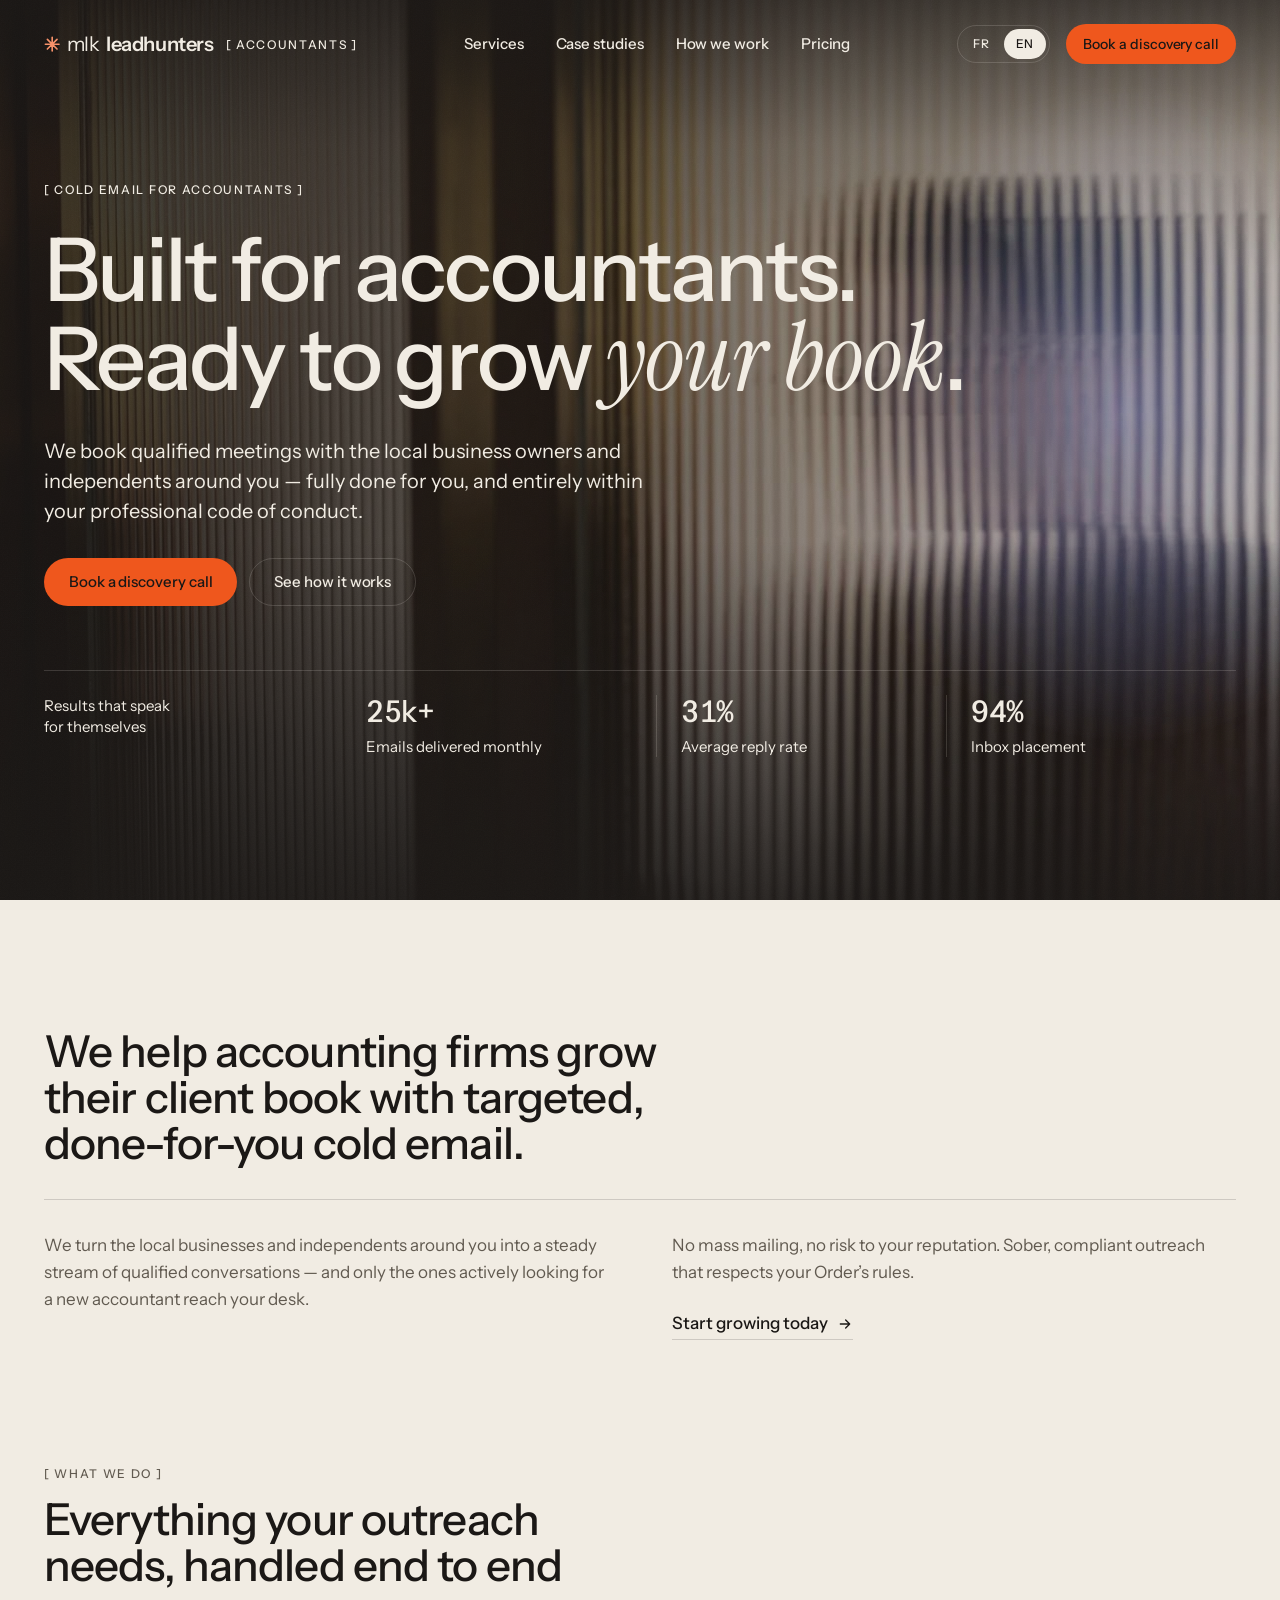
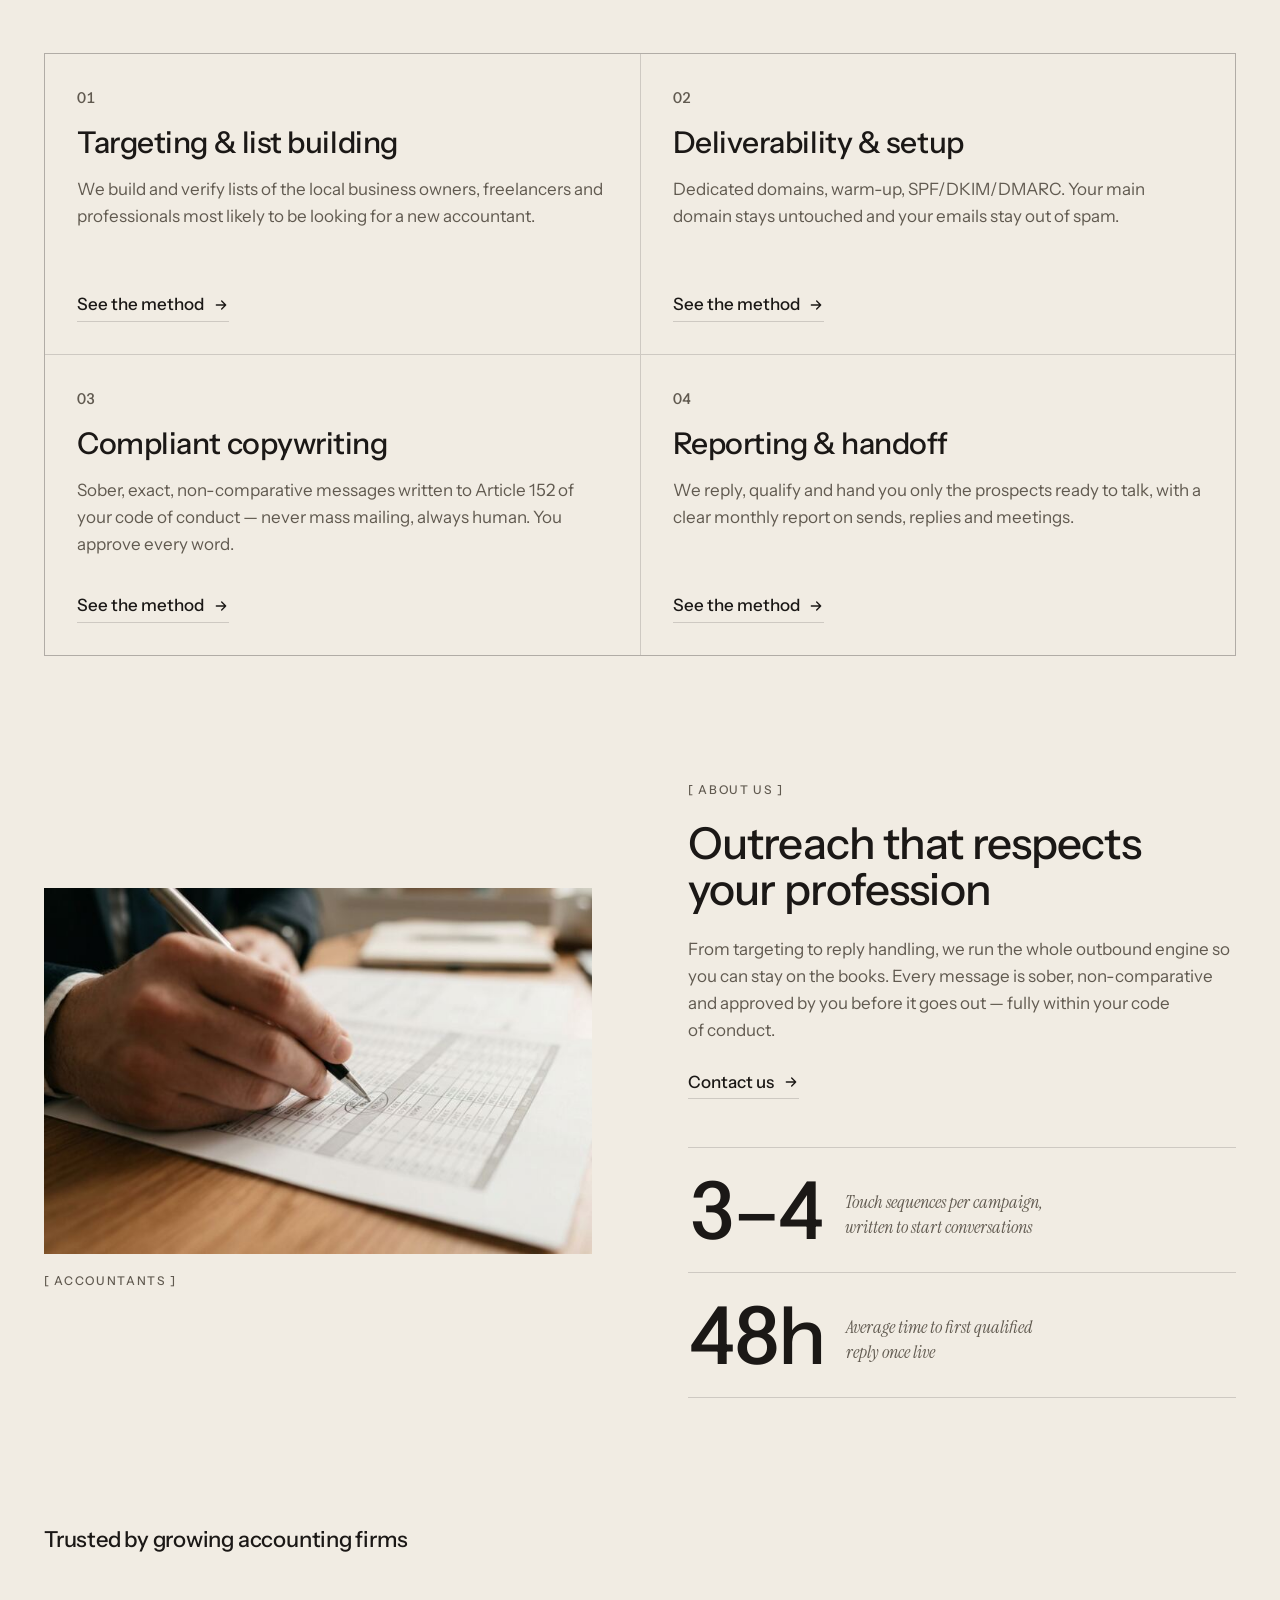
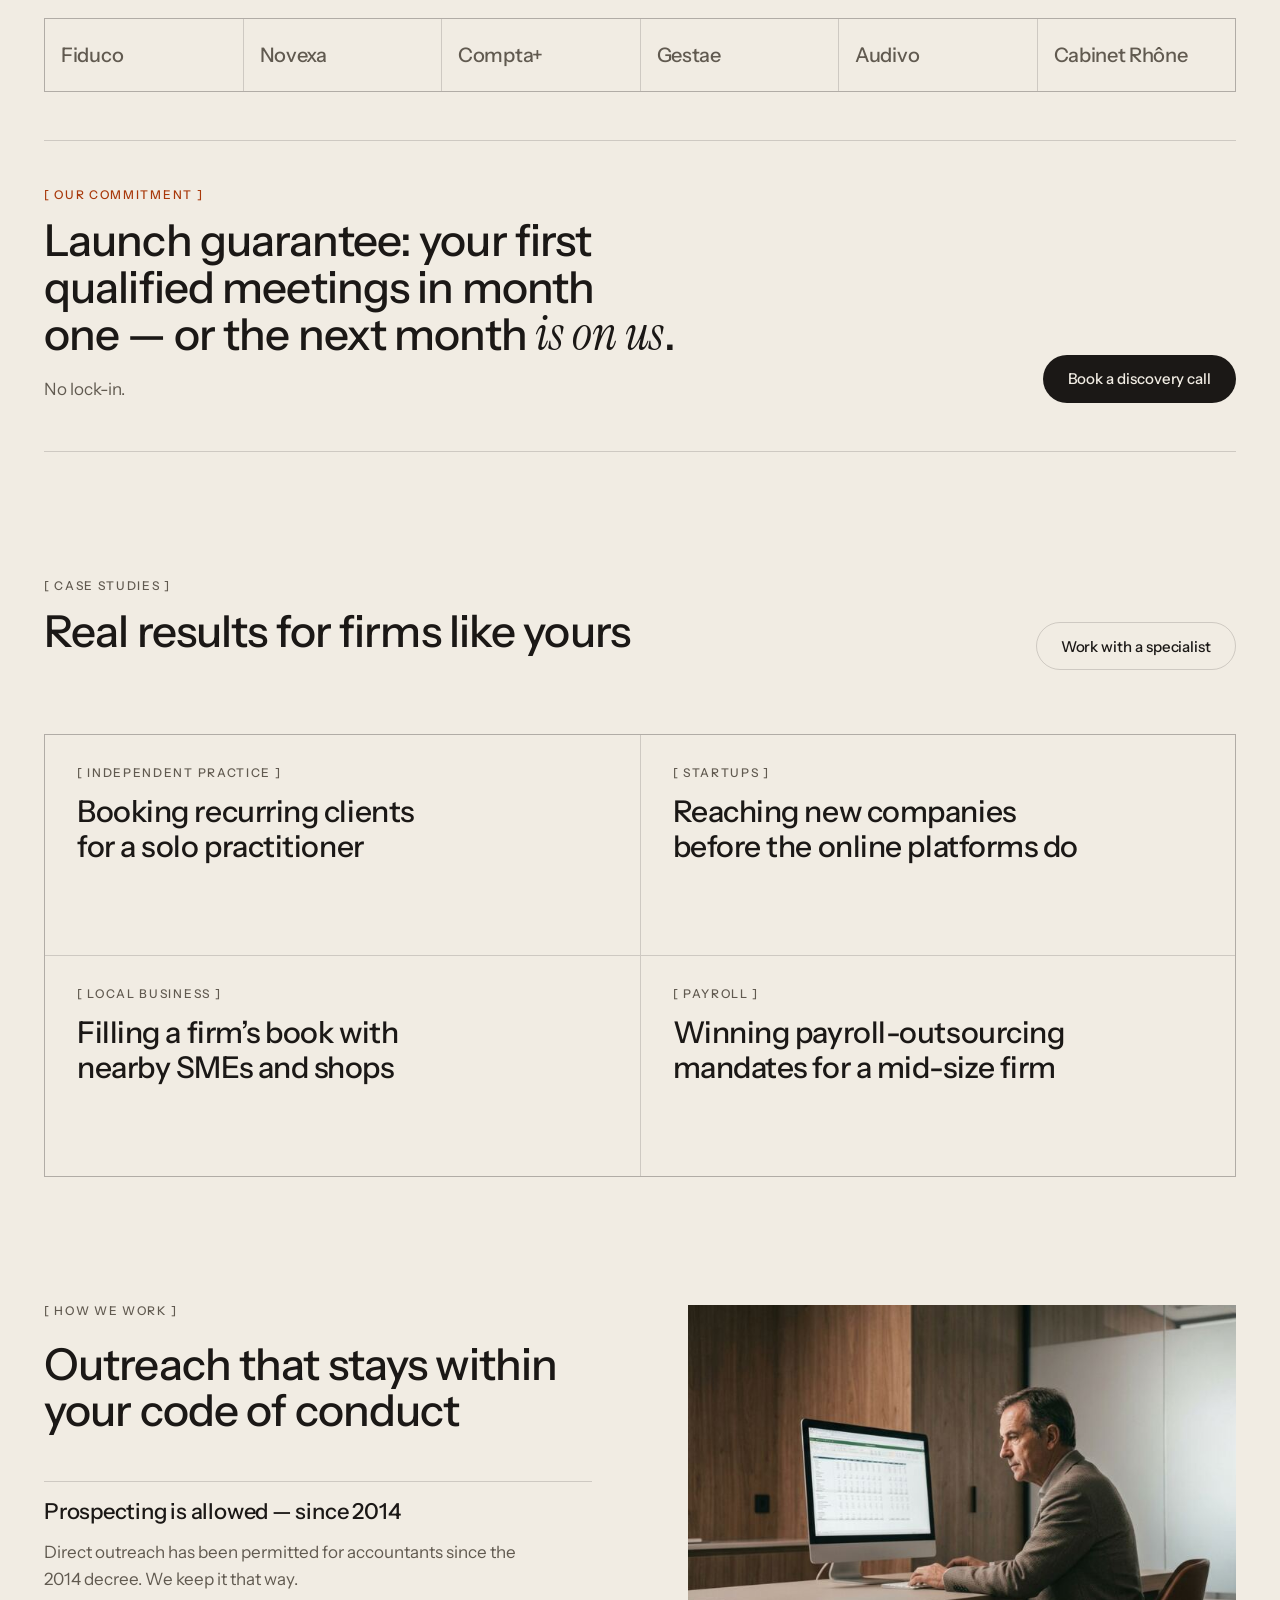
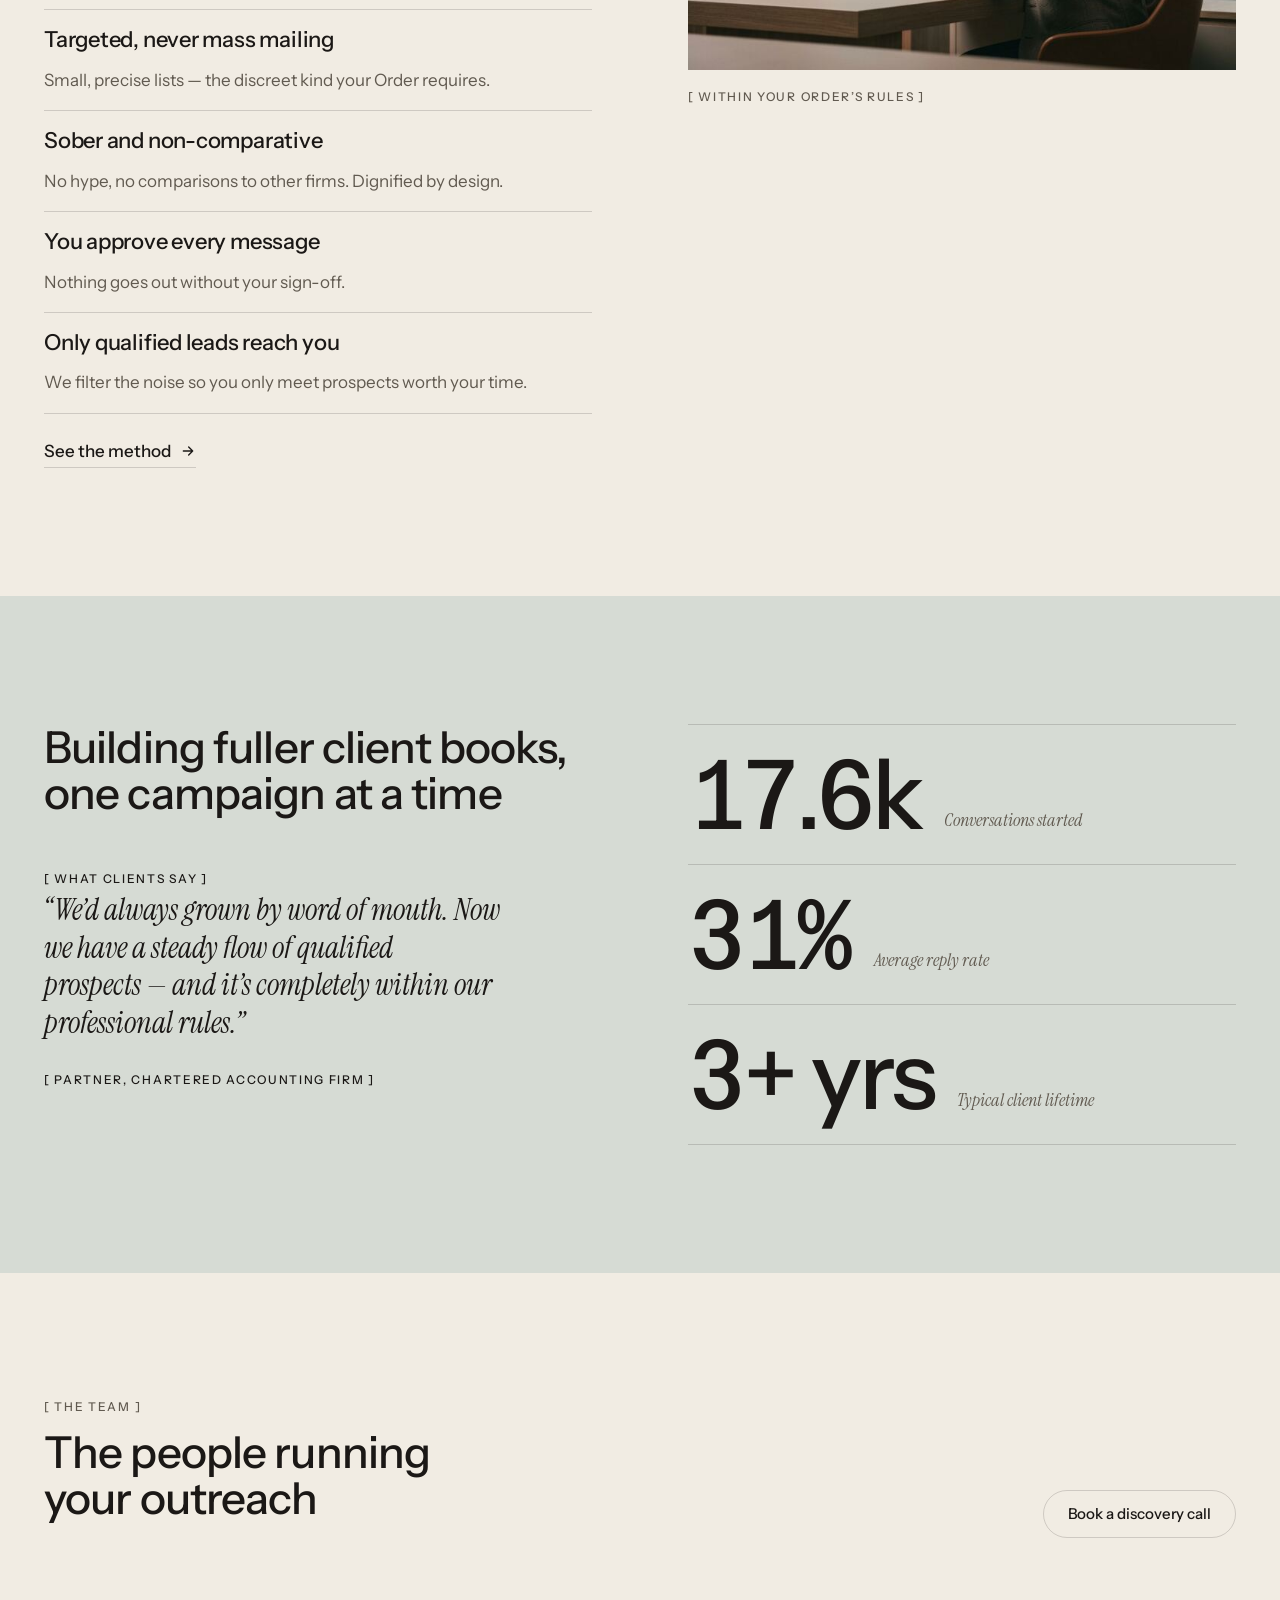
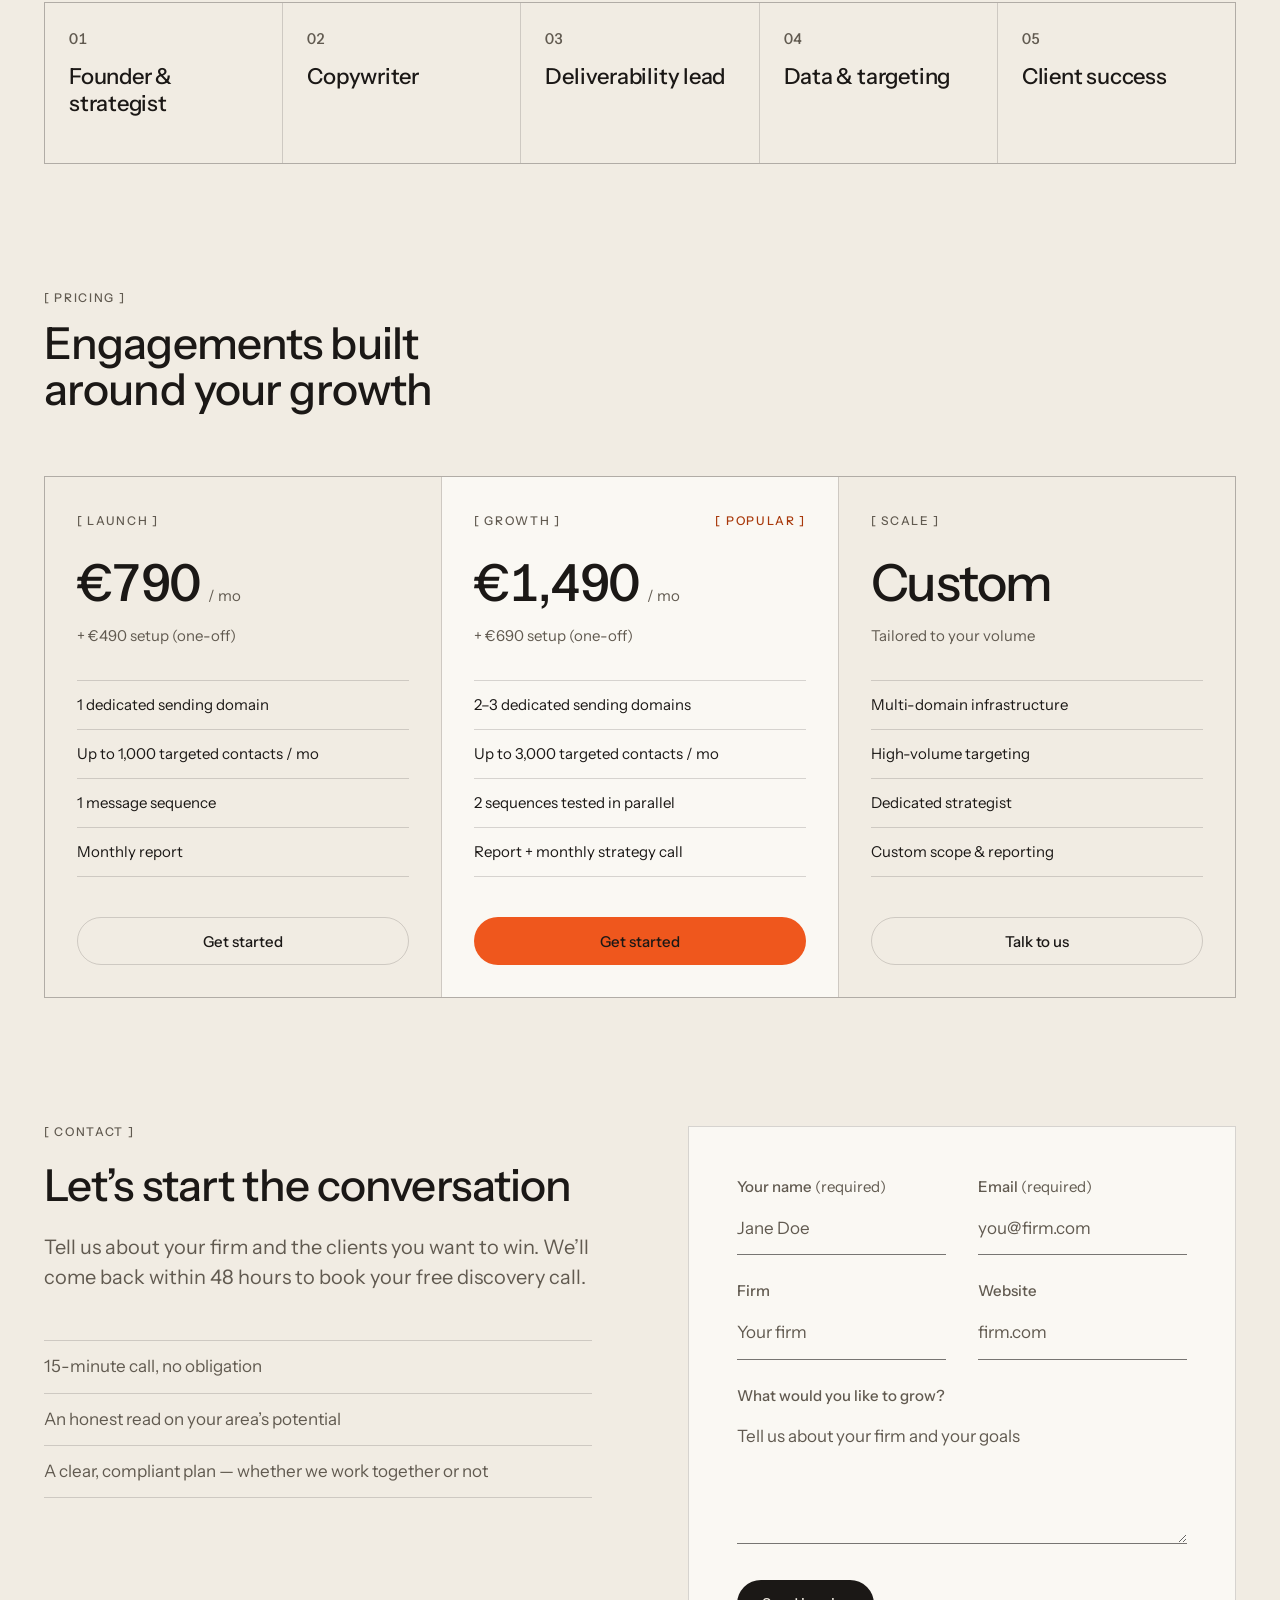
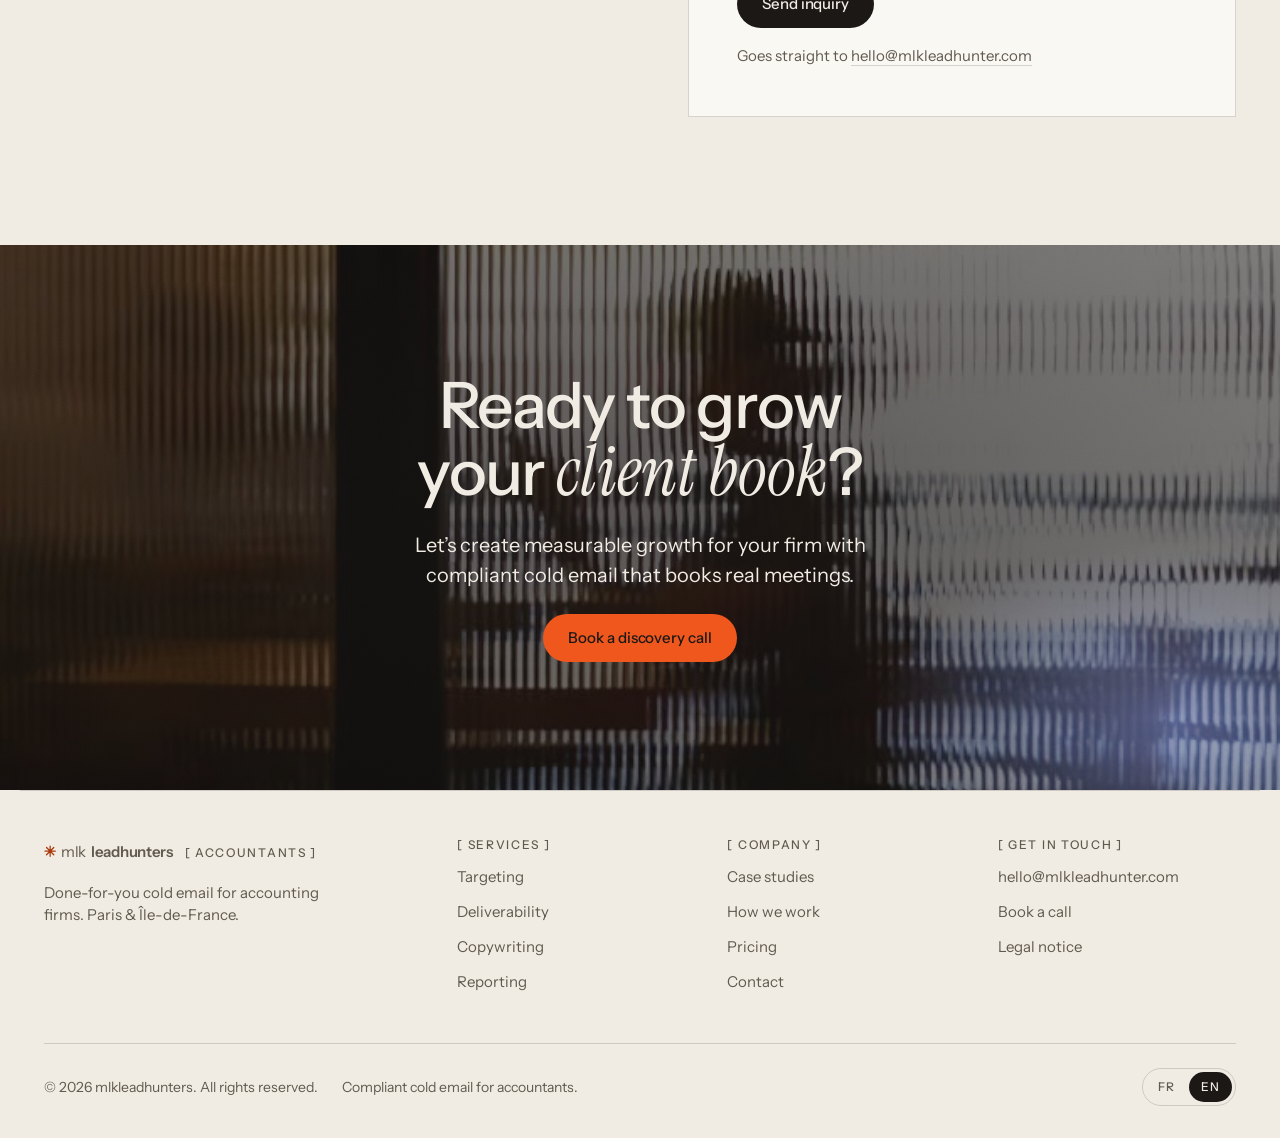
<file: index.html>
<!doctype html>
<html lang="fr" data-theme="leadhunters">
<head>
<meta charset="utf-8">
<meta name="viewport" content="width=device-width, initial-scale=1">
<script>
  /* Language chooser (hreflang x-default): English-first browsers go to en/, everyone else to fr/.
     Anchors from the old single-page site are mapped to their new names. Without JavaScript the
     two links on this page do the job. */
  (function () {
    var langs = navigator.languages && navigator.languages.length ? navigator.languages : [navigator.language || ''];
    var en = /^en/i.test(String(langs[0] || ''));
    var old = { '#work': en ? '#case-studies' : '#etudes-de-cas', '#how': en ? '#method' : '#methode', '#pricing': en ? '#pricing' : '#tarifs' };
    var hash = old[location.hash] || location.hash;
    location.replace((en ? 'en/' : 'fr/') + location.search + hash);
  })();
</script>
<title>mlkleadhunters — Cold email pour experts-comptables · Cold email for accountants</title>
<meta name="description" content="Prospection par cold email clé en main pour cabinets d’expertise comptable. Des rendez-vous qualifiés avec les dirigeants de votre zone, dans le respect de votre déontologie.">
<link rel="alternate" hreflang="fr" href="https://mlkleadhunters.fr/fr/">
<link rel="alternate" hreflang="en" href="https://mlkleadhunters.fr/en/">
<link rel="alternate" hreflang="x-default" href="https://mlkleadhunters.fr/">
<meta property="og:type" content="website">
<meta property="og:site_name" content="mlkleadhunters">
<meta property="og:title" content="mlkleadhunters — Cold email pour experts-comptables · Cold email for accountants">
<meta property="og:description" content="Prospection par cold email clé en main pour cabinets d’expertise comptable, dans le respect de votre déontologie.">
<meta property="og:url" content="https://mlkleadhunters.fr/">
<meta property="og:image" content="https://mlkleadhunters.fr/assets/img/hero-glass.jpg">
<meta property="og:locale" content="fr_FR">
<meta property="og:locale:alternate" content="en_GB">
<meta name="twitter:card" content="summary_large_image">
<meta name="theme-color" content="#1b1816">
<link rel="icon" href="assets/favicon.svg" type="image/svg+xml">
<link rel="apple-touch-icon" href="assets/apple-touch-icon.png">
<link rel="preload" as="font" type="font/woff2" href="assets/fonts/instrument-sans-latin.woff2" crossorigin>
<link rel="stylesheet" href="assets/css/tokens.css">
<link rel="stylesheet" href="assets/css/mk.css">
</head>
<body>

<svg width="0" height="0" aria-hidden="true" focusable="false">
  <defs>
    <filter id="mk-reed" x="0" y="0" width="100%" height="100%" color-interpolation-filters="sRGB">
      <feImage href="data:image/svg+xml;utf8,<svg xmlns='http://www.w3.org/2000/svg' width='28' height='28'><linearGradient id='g' x1='0' y1='0' x2='1' y2='0'><stop offset='0' stop-color='%23000'/><stop offset='1' stop-color='%23fff'/></linearGradient><rect width='28' height='28' fill='url(%23g)'/></svg>" x="0" y="0" width="28" height="28" result="tile"/>
      <feTile in="tile" result="map"/>
      <feColorMatrix in="map" type="matrix" values="1 0 0 0 0  0 0 0 0 0.5  0 0 0 0 0  0 0 0 0 1" result="map2"/>
      <feDisplacementMap in="SourceGraphic" in2="map2" scale="40" xChannelSelector="R" yChannelSelector="G"/>
    </filter>
  </defs>
</svg>

<main class="mk-glass mk-glass--hero mk-on-dark">
  <div class="mk-glass__scene"></div>
  <div class="mk-glass__refract"></div>
  <div class="mk-glass__ribs"></div>
  <div class="mk-glass__daylight"></div>
  <div class="mk-glass__grain"></div>
  <div class="mk-glass__content">
    <div class="mk-container mk-hero mk-hero--middle">
      <div class="mk-hero__inner">
        <h1 class="mk-brand">
          <span class="mk-sr">mlkleadhunters</span>
          <span class="mk-wordmark mk-wordmark--lg" aria-hidden="true"><svg class="mk-wordmark__glyph" viewBox="0 0 24 24" fill="none" stroke="currentColor" stroke-width="2.4" stroke-linecap="round" aria-hidden="true"><path d="M12 2v20M2 12h20M4.93 4.93l14.14 14.14M19.07 4.93 4.93 19.07"/></svg><span class="mk-wordmark__mlk">mlk</span><span class="mk-wordmark__name">leadhunters</span></span>
          <span class="mk-label">Experts-comptables</span>
          <span class="mk-label" lang="en">Accountants</span>
        </h1>
        <div class="mk-hero__actions">
          <a class="mk-button" href="fr/" hreflang="fr" lang="fr">Français</a>
          <a class="mk-button mk-button--ghost" href="en/" hreflang="en" lang="en">English</a>
        </div>
      </div>
    </div>
  </div>
</main>

</body>
</html>
</file>
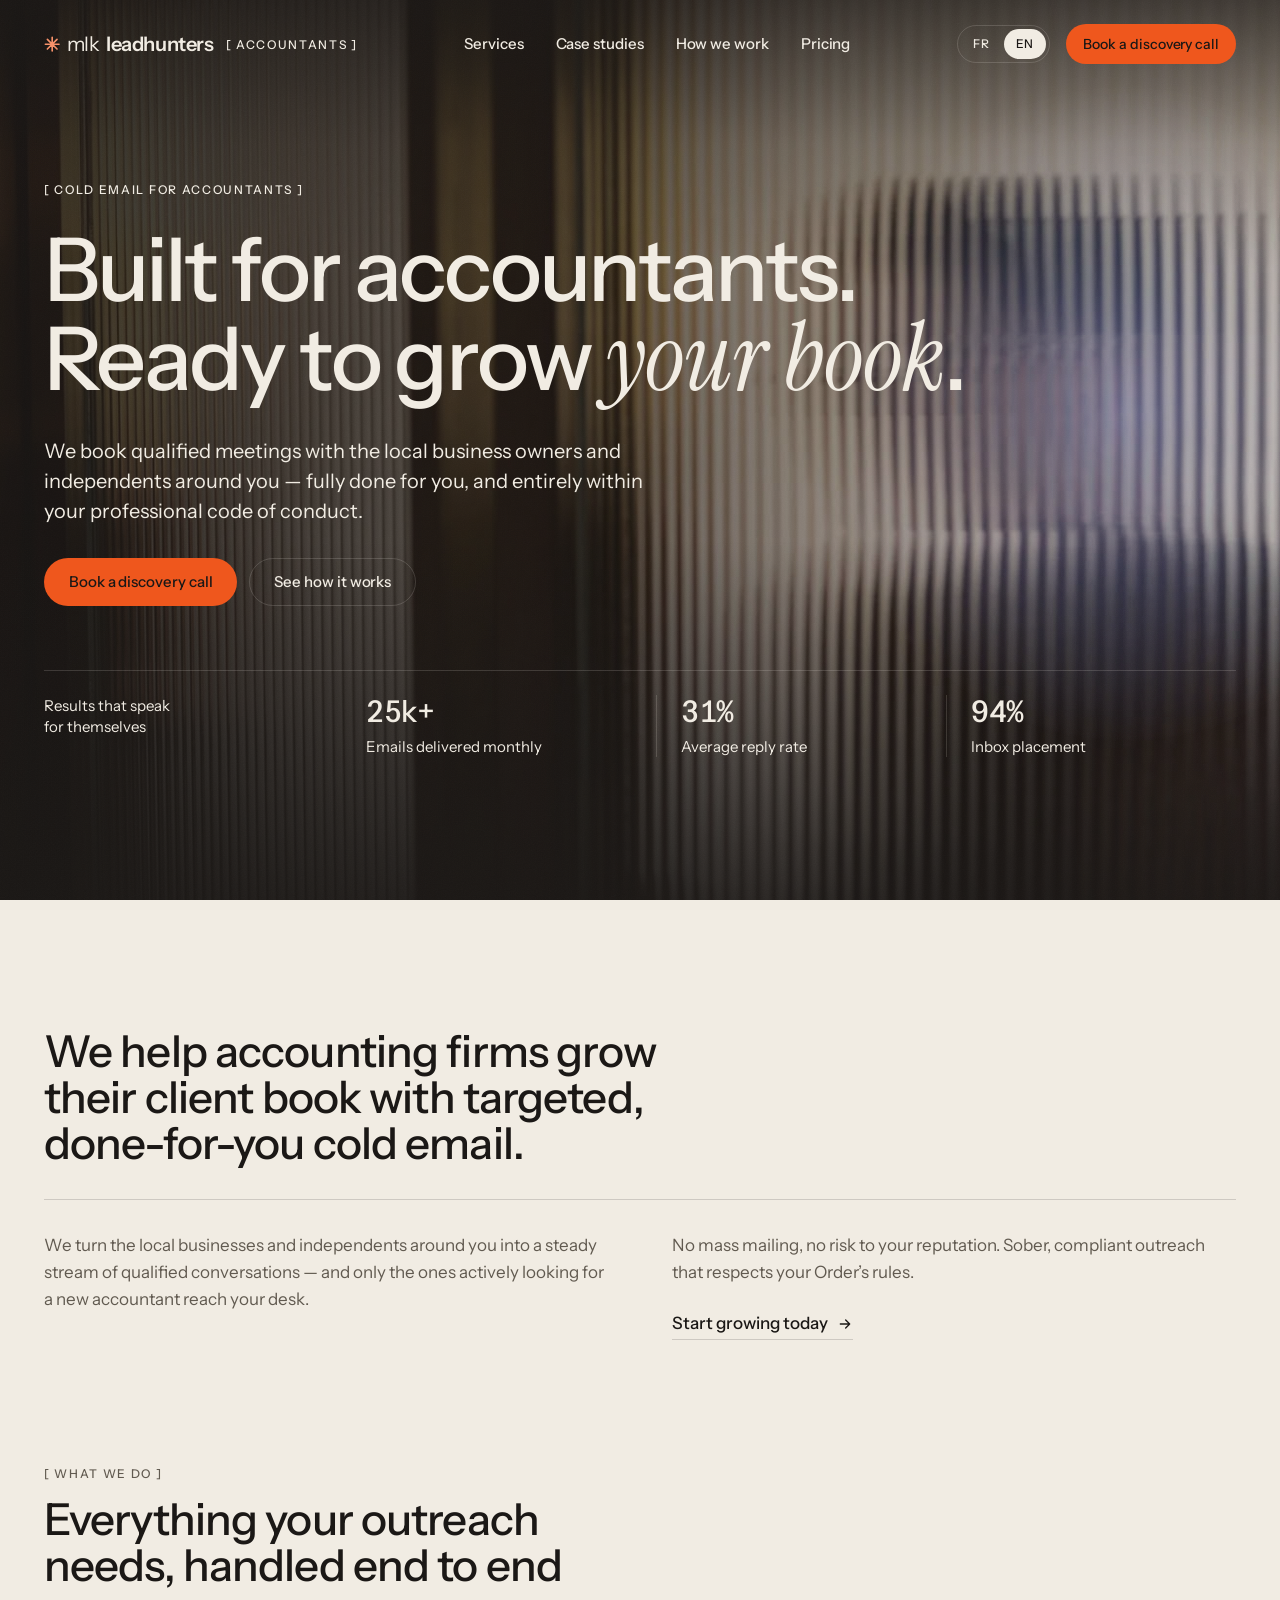
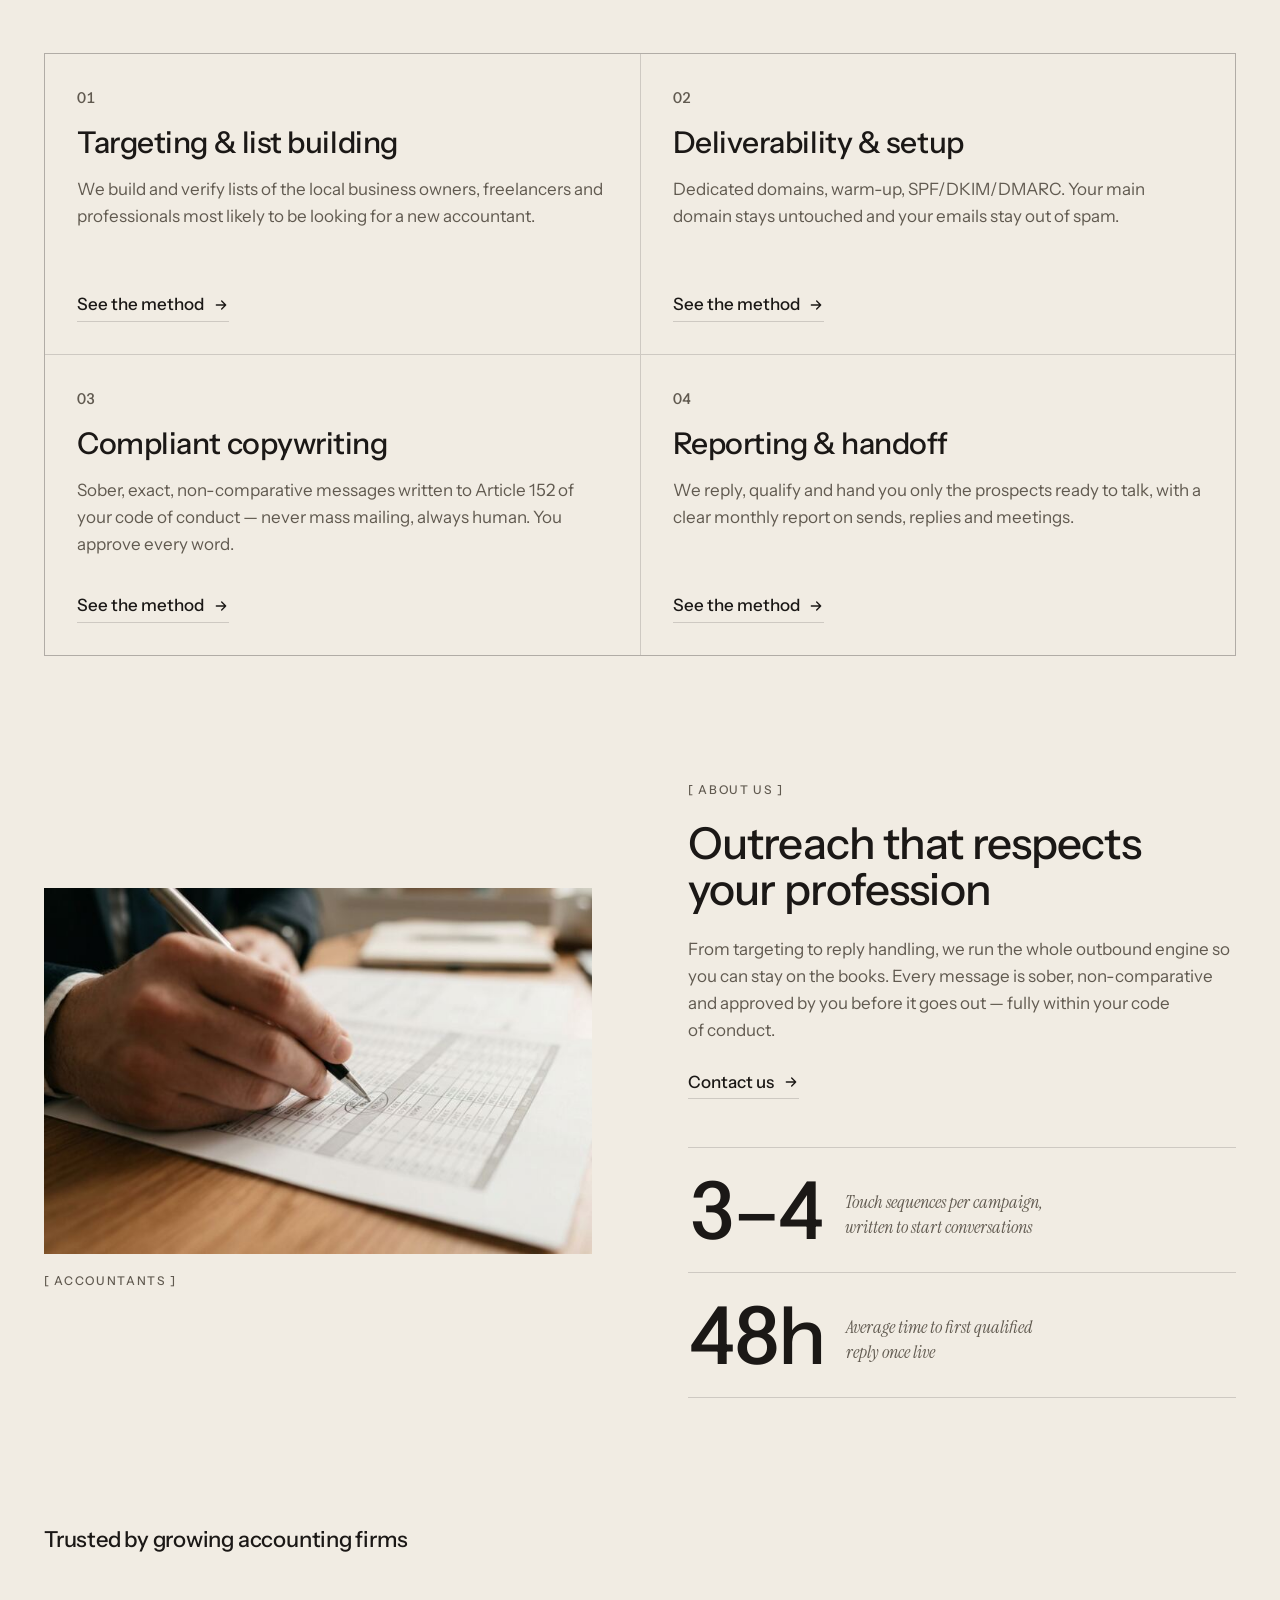
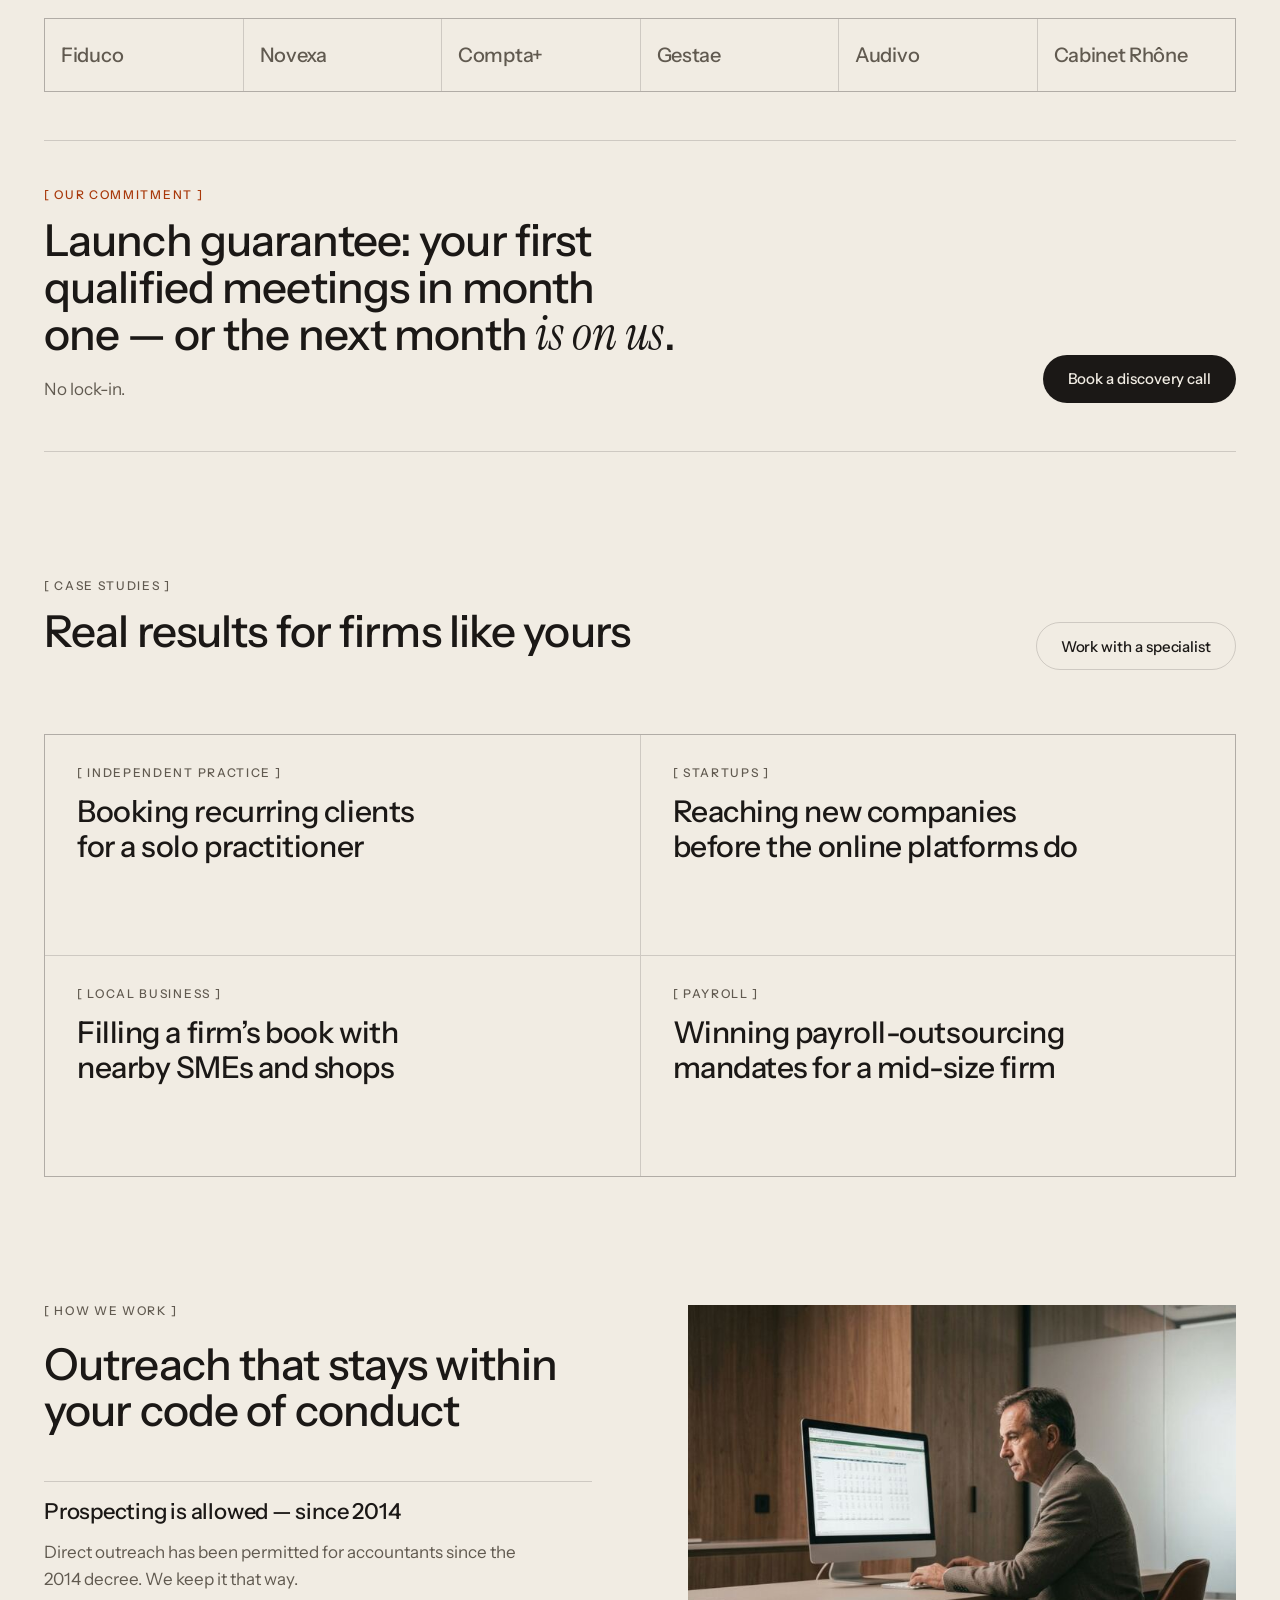
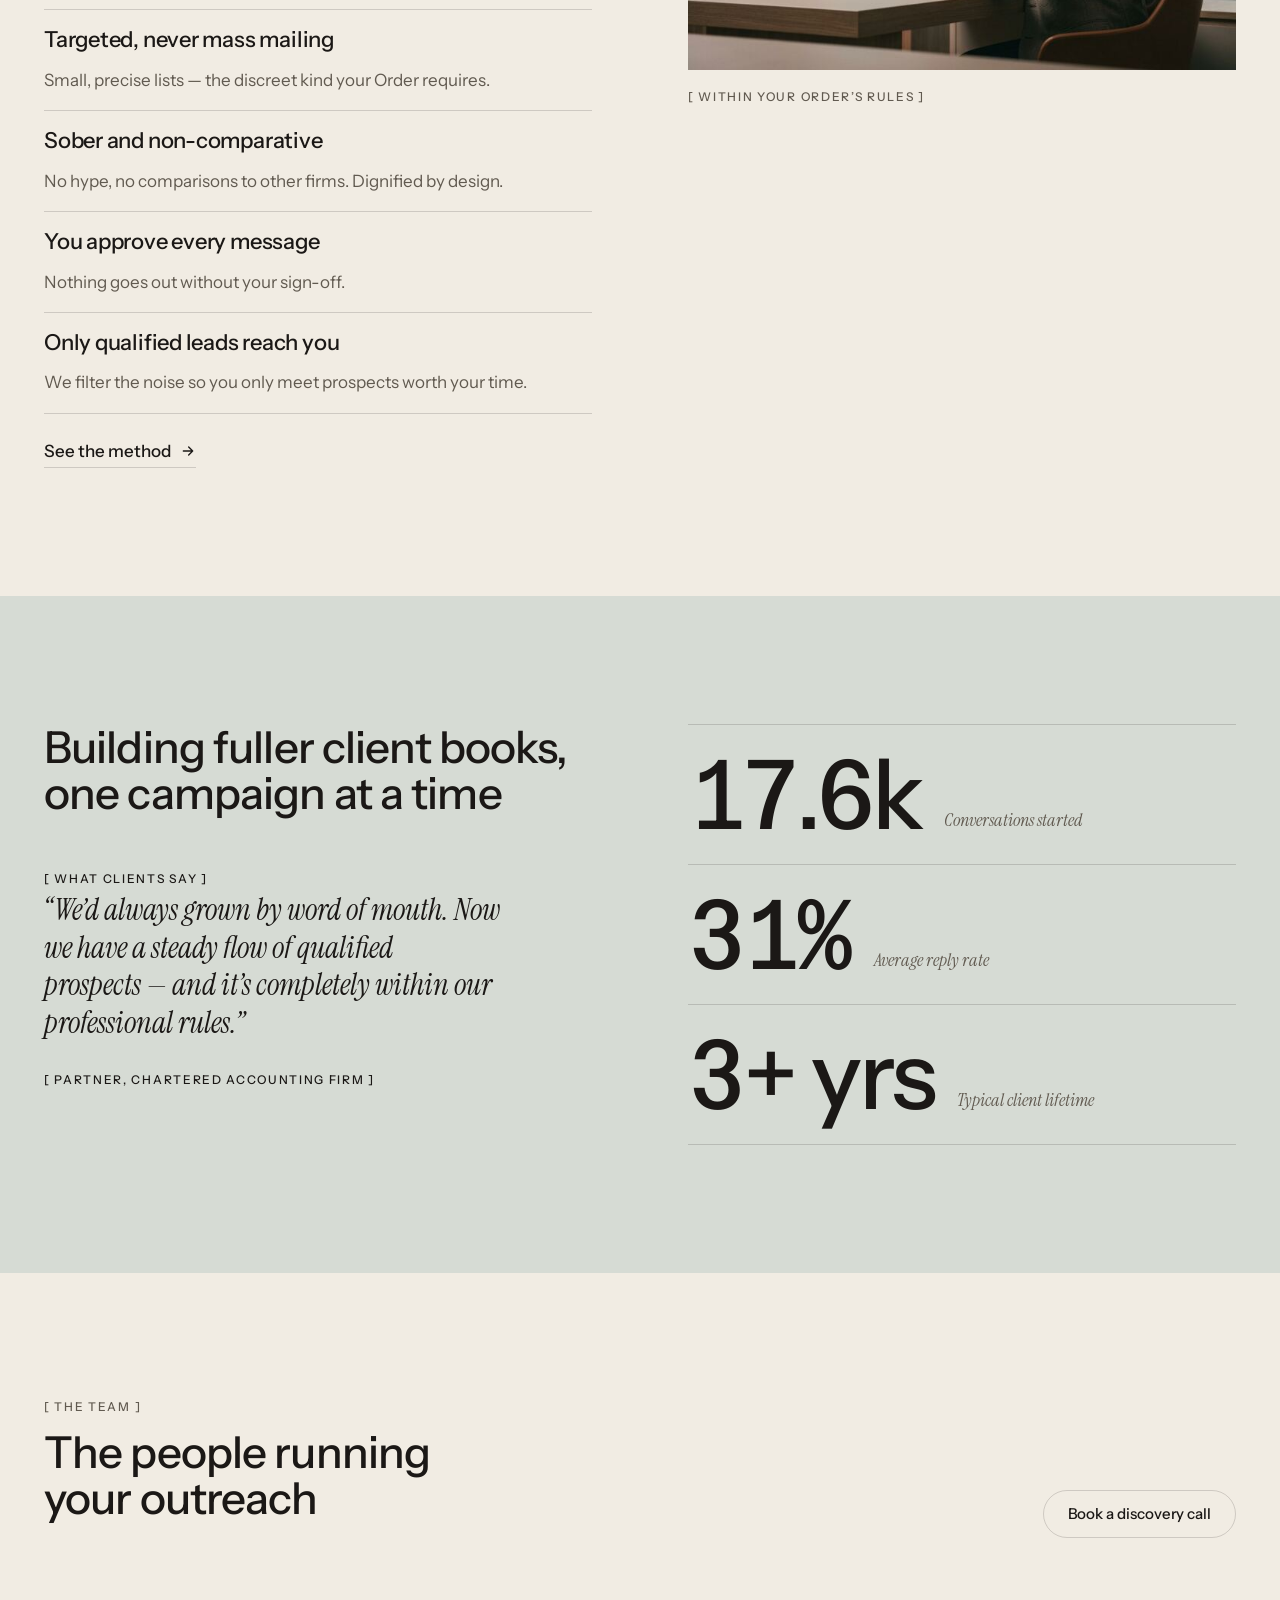
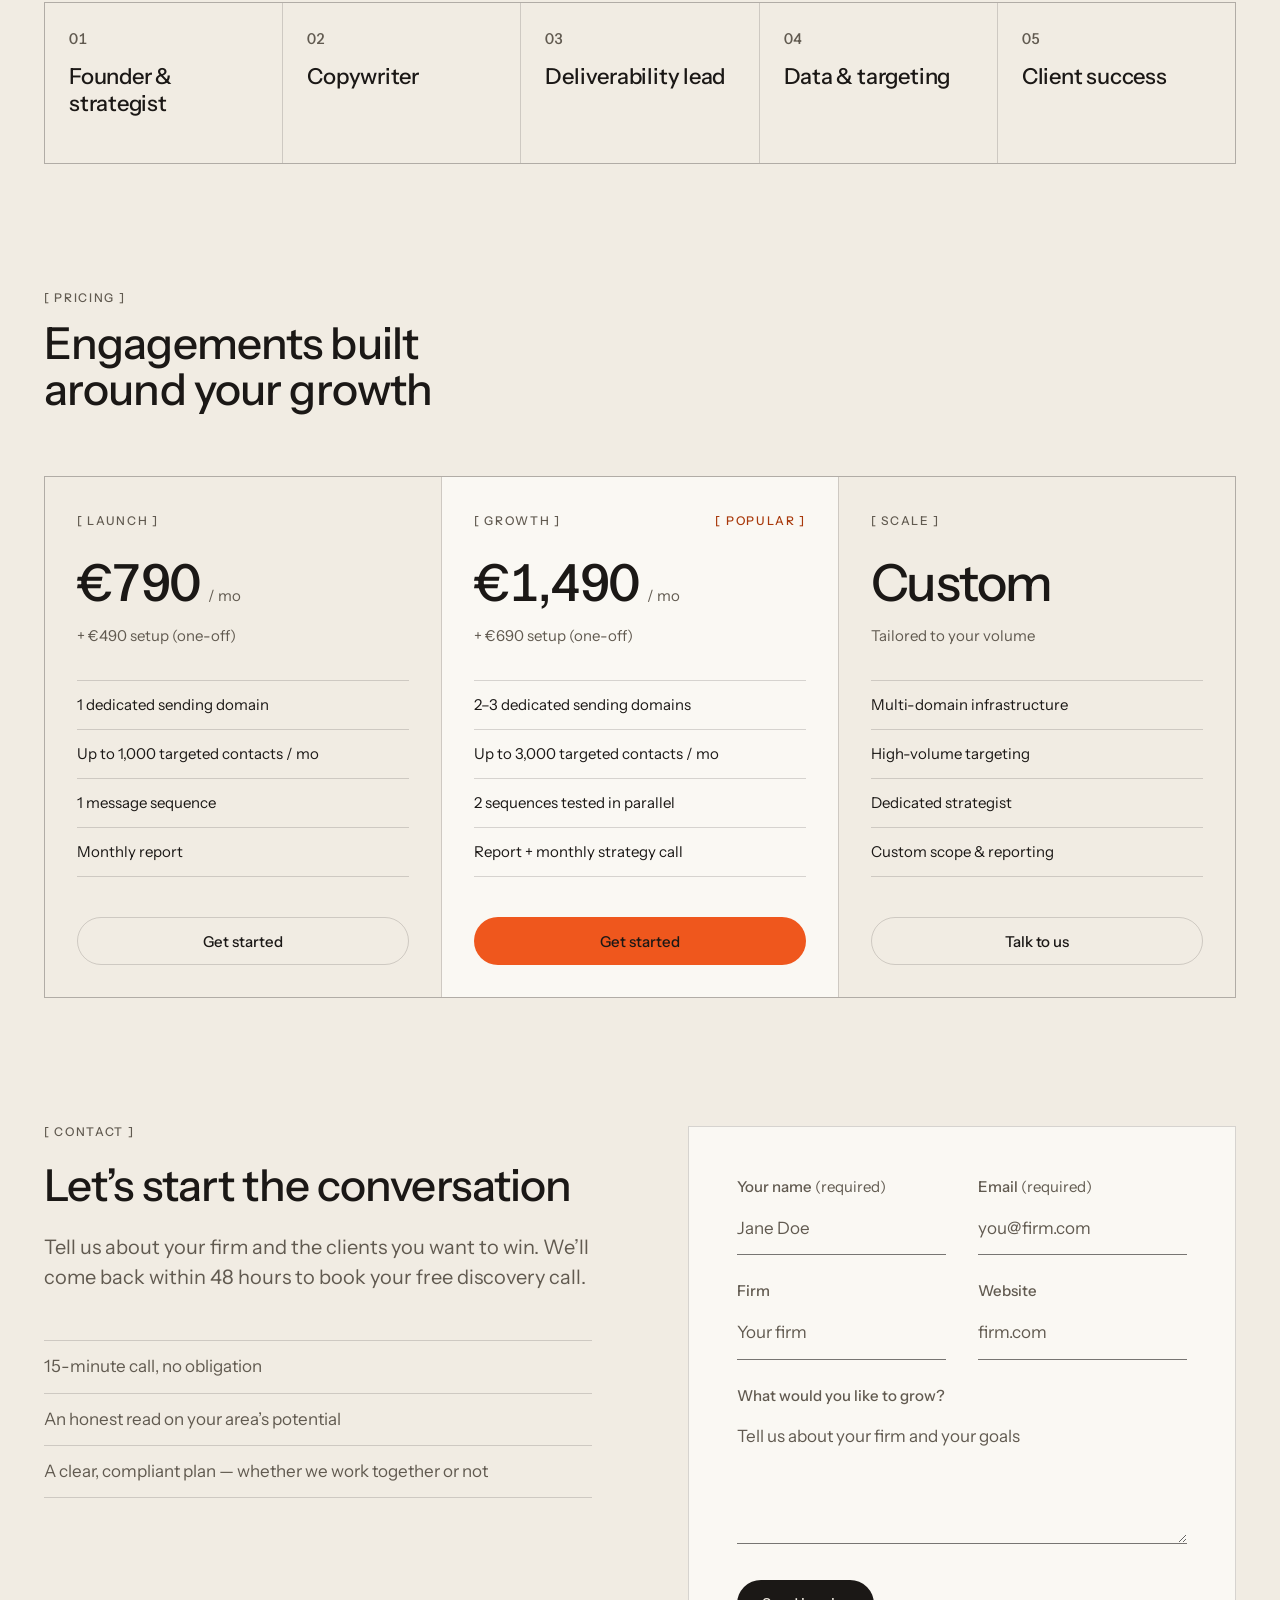
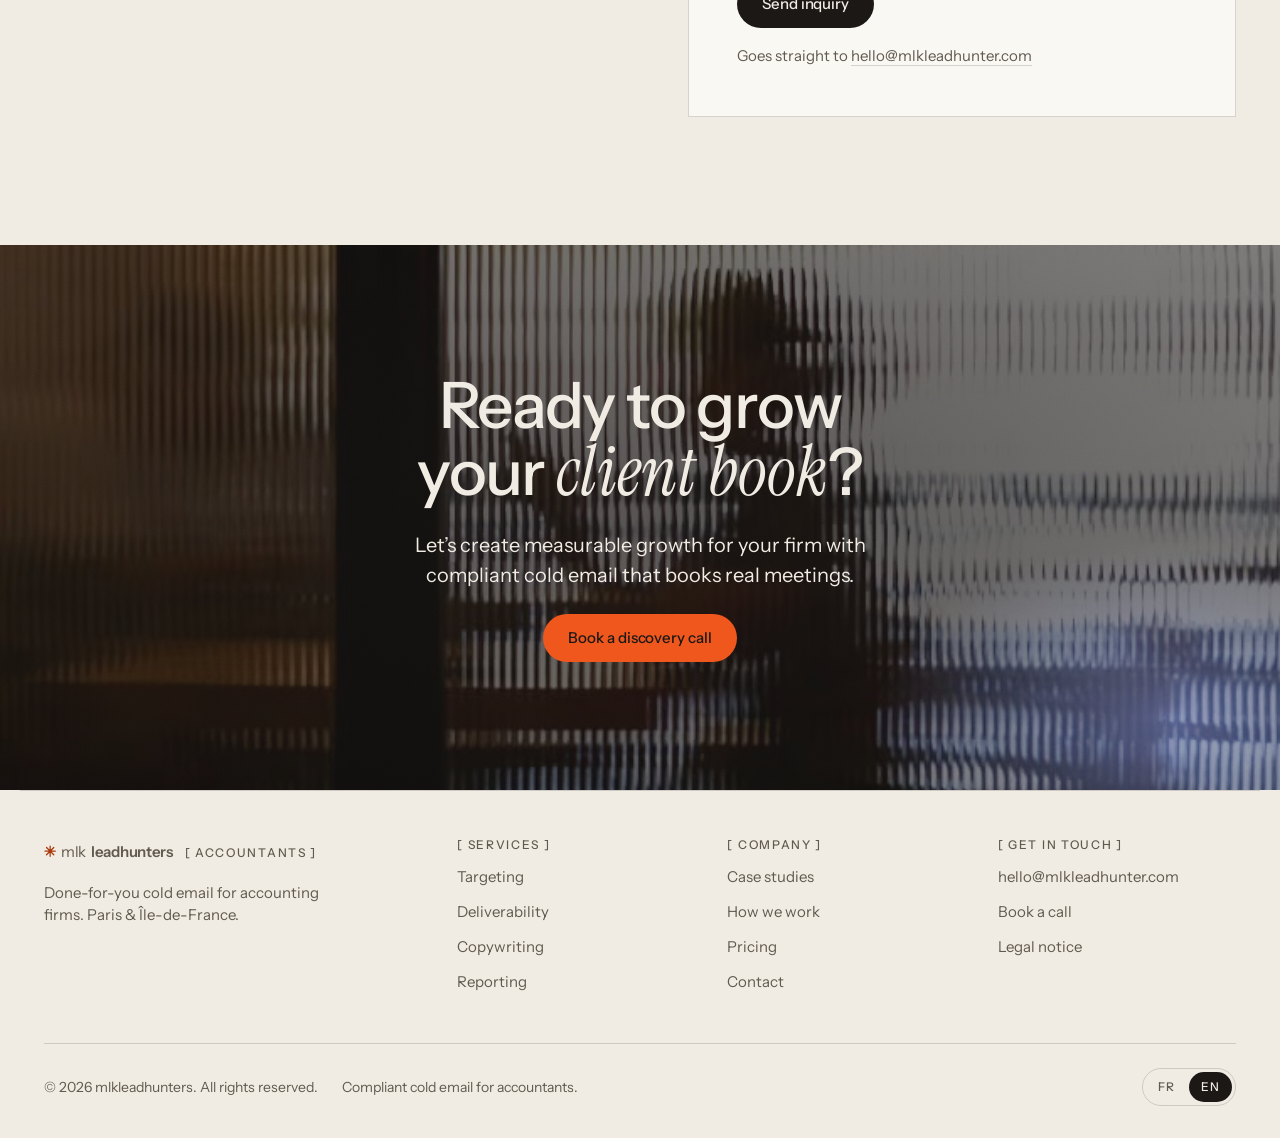
<file: en/index.html>
<!doctype html>
<html lang="en" data-theme="leadhunters">
<head>
<meta charset="utf-8">
<meta name="viewport" content="width=device-width, initial-scale=1">
<title>mlkleadhunters — Cold email that grows your accounting firm’s book</title>
<meta name="description" content="Done-for-you cold email for accounting firms. We book qualified meetings with local business owners — fully compliant with your professional code of conduct. Paris &amp; Île-de-France.">
<link rel="canonical" href="https://mlkleadhunters.fr/en/">
<link rel="alternate" hreflang="fr" href="https://mlkleadhunters.fr/fr/">
<link rel="alternate" hreflang="en" href="https://mlkleadhunters.fr/en/">
<link rel="alternate" hreflang="x-default" href="https://mlkleadhunters.fr/">
<meta property="og:type" content="website">
<meta property="og:site_name" content="mlkleadhunters">
<meta property="og:title" content="mlkleadhunters — Cold email that grows your accounting firm’s book">
<meta property="og:description" content="Done-for-you cold email for accounting firms. We book qualified meetings with local business owners — fully compliant with your professional code of conduct. Paris &amp; Île-de-France.">
<meta property="og:url" content="https://mlkleadhunters.fr/en/">
<meta property="og:image" content="https://mlkleadhunters.fr/assets/img/hero-glass.jpg">
<meta property="og:locale" content="en_GB">
<meta property="og:locale:alternate" content="fr_FR">
<meta name="twitter:card" content="summary_large_image">
<meta name="twitter:title" content="mlkleadhunters — Cold email that grows your accounting firm’s book">
<meta name="twitter:description" content="Done-for-you cold email for accounting firms. We book qualified meetings with local business owners — fully compliant with your professional code of conduct. Paris &amp; Île-de-France.">
<meta name="theme-color" content="#1b1816">
<link rel="icon" href="../assets/favicon.svg" type="image/svg+xml">
<link rel="apple-touch-icon" href="../assets/apple-touch-icon.png">
<link rel="preload" as="font" type="font/woff2" href="../assets/fonts/instrument-sans-latin.woff2" crossorigin>
<link rel="preload" as="font" type="font/woff2" href="../assets/fonts/instrument-serif-italic-latin.woff2" crossorigin>
<link rel="preload" as="image" href="../assets/img/hero-glass.jpg" media="(min-width: 901px)">
<link rel="preload" as="image" href="../assets/img/hero-glass-900.jpg" media="(max-width: 900px)">
<link rel="stylesheet" href="../assets/css/tokens.css">
<link rel="stylesheet" href="../assets/css/mk.css">
<script src="../assets/js/site.js" defer></script>
<script type="application/ld+json">
{
  "@context": "https://schema.org",
  "@type": "ProfessionalService",
  "name": "mlkleadhunters",
  "description": "Done-for-you cold email for accounting firms.",
  "url": "https://mlkleadhunters.fr/en/",
  "email": "hello@mlkleadhunter.com",
  "image": "https://mlkleadhunters.fr/assets/img/hero-glass.jpg",
  "areaServed": "Paris & Île-de-France",
  "availableLanguage": ["fr", "en"]
}
</script>
</head>
<body>
<a class="mk-skip" href="#content">Skip to content</a>

<header class="mk-nav mk-container mk-site-header mk-on-dark">
  <div class="mk-brand">
    <a class="mk-wordmark" href="./" aria-label="mlkleadhunters, home"><svg class="mk-wordmark__glyph" viewBox="0 0 24 24" fill="none" stroke="currentColor" stroke-width="2.4" stroke-linecap="round" aria-hidden="true"><path d="M12 2v20M2 12h20M4.93 4.93l14.14 14.14M19.07 4.93 4.93 19.07"/></svg><span class="mk-wordmark__mlk">mlk</span><span class="mk-wordmark__name">leadhunters</span></a>
    <span class="mk-label">Accountants</span>
  </div>
  <nav aria-label="Main navigation">
    <ul class="mk-nav__links">
      <li><a href="#services">Services</a></li>
      <li><a href="#case-studies">Case studies</a></li>
      <li><a href="how-we-work/">How we work</a></li>
      <li><a href="#pricing">Pricing</a></li>
    </ul>
  </nav>
  <div class="mk-nav__end">
    <div class="mk-lang" role="group" aria-label="Language">
      <a class="mk-lang__opt" href="../fr/" hreflang="fr" lang="fr"><span aria-hidden="true">FR</span><span class="mk-sr">Français</span></a>
      <a class="mk-lang__opt" href="./" hreflang="en" lang="en" aria-current="true">EN</a>
    </div>
    <a class="mk-button mk-button--sm mk-nav__cta" href="#contact">Book a discovery call</a>
    <details class="mk-menu">
      <summary class="mk-button mk-button--ghost mk-button--sm"><span class="mk-menu__open">Menu</span><span class="mk-menu__close">Close</span></summary>
      <nav class="mk-menu__panel" aria-label="Menu">
        <ul>
          <li><a href="#services">Services</a></li>
          <li><a href="#case-studies">Case studies</a></li>
          <li><a href="how-we-work/">How we work</a></li>
          <li><a href="#pricing">Pricing</a></li>
          <li><a href="#contact">Contact</a></li>
        </ul>
        <div class="mk-menu__lang">
          <div class="mk-lang" role="group" aria-label="Language">
            <a class="mk-lang__opt" href="../fr/" hreflang="fr" lang="fr"><span aria-hidden="true">FR</span><span class="mk-sr">Français</span></a>
            <a class="mk-lang__opt" href="./" hreflang="en" lang="en" aria-current="true">EN</a>
          </div>
        </div>
      </nav>
    </details>
  </div>
</header>

<main id="content">
<section class="mk-glass mk-glass--photo mk-glass--hero mk-photo--hero-glass mk-on-dark" aria-label="Introduction">
  <div class="mk-glass__scene"></div>
  <div class="mk-glass__tint"></div>
  <div class="mk-glass__daylight"></div>
  <div class="mk-glass__grain"></div>
  <div class="mk-glass__content">

    <div class="mk-container mk-hero">
      <div class="mk-hero__inner">
        <span class="mk-label mk-label--accent">Cold email for accountants</span>
        <h1 class="mk-display-xl">Built for accountants. Ready to grow <span class="mk-em">your book</span>.</h1>
        <p class="mk-lead">We book qualified meetings with the local business owners and independents around you&nbsp;— fully done for you, and entirely within your professional code of conduct.</p>
        <div class="mk-hero__actions">
          <a class="mk-button" href="#contact">Book a discovery call</a>
          <a class="mk-button mk-button--ghost" href="how-we-work/">See how it works</a>
        </div>
      </div>
      <div class="mk-keyfigs">
        <h2 class="mk-keyfigs__caption">Results that speak for themselves</h2>
        <ul class="mk-keyfigs__list">
          <li class="mk-keyfigs__item"><span class="mk-keyfigs__value">25k+</span><span class="mk-keyfigs__note">Emails delivered monthly</span></li>
          <li class="mk-keyfigs__item"><span class="mk-keyfigs__value">31%</span><span class="mk-keyfigs__note">Average reply rate</span></li>
          <li class="mk-keyfigs__item"><span class="mk-keyfigs__value">94%</span><span class="mk-keyfigs__note">Inbox placement</span></li>
        </ul>
      </div>
    </div>
  </div>
</section>


  <section class="mk-section">
    <div class="mk-container mk-statement">
      <h2 id="offer-title" class="mk-title">We help accounting firms grow their client book with targeted, <span class="mk-nowrap">done-for-you</span> cold email.</h2>
      <div class="mk-statement__body">
        <p>We turn the local businesses and independents around you into a steady stream of qualified conversations&nbsp;— and only the ones actively looking for a new accountant reach your desk.</p>
        <div class="mk-split__text">
          <p>No mass mailing, no risk to your reputation. Sober, compliant outreach that respects your Order’s rules.</p>
          <a class="mk-link" href="#contact">Start growing today <svg viewBox="0 0 24 24" fill="none" stroke="currentColor" stroke-width="2" stroke-linecap="round" stroke-linejoin="round" aria-hidden="true"><path d="M5 12h14M13 6l6 6-6 6"/></svg></a>
        </div>
      </div>
    </div>
  </section>

  <section class="mk-section" id="services">
    <div class="mk-container">
      <div class="mk-head">
        <span class="mk-label">What we do</span>
        <h2 id="services-title" class="mk-title">Everything your outreach needs, handled end to end</h2>
      </div>
      <div class="mk-grid mk-grid--2">
        <article class="mk-card">
          <span class="mk-card__step">01</span>
          <h3 class="mk-heading">Targeting &amp; list building</h3>
          <p class="mk-card__body">We build and verify lists of the local business owners, freelancers and professionals most likely to be looking for a new accountant.</p>
          <div class="mk-card__foot"><a class="mk-link" href="how-we-work/#targeting">See the method<span class="mk-sr">: targeting</span><svg viewBox="0 0 24 24" fill="none" stroke="currentColor" stroke-width="2" stroke-linecap="round" stroke-linejoin="round" aria-hidden="true"><path d="M5 12h14M13 6l6 6-6 6"/></svg></a></div>
        </article>
        <article class="mk-card">
          <span class="mk-card__step">02</span>
          <h3 class="mk-heading">Deliverability &amp; setup</h3>
          <p class="mk-card__body">Dedicated domains, <span class="mk-nowrap">warm-up</span>, SPF/DKIM/DMARC. Your main domain stays untouched and your emails stay out of spam.</p>
          <div class="mk-card__foot"><a class="mk-link" href="how-we-work/#deliverability">See the method<span class="mk-sr">: deliverability</span><svg viewBox="0 0 24 24" fill="none" stroke="currentColor" stroke-width="2" stroke-linecap="round" stroke-linejoin="round" aria-hidden="true"><path d="M5 12h14M13 6l6 6-6 6"/></svg></a></div>
        </article>
        <article class="mk-card">
          <span class="mk-card__step">03</span>
          <h3 class="mk-heading">Compliant copywriting</h3>
          <p class="mk-card__body">Sober, exact, <span class="mk-nowrap">non-comparative</span> messages written to Article&nbsp;152 of your code of conduct&nbsp;— never mass mailing, always human. You approve every word.</p>
          <div class="mk-card__foot"><a class="mk-link" href="how-we-work/#copywriting">See the method<span class="mk-sr">: copywriting</span><svg viewBox="0 0 24 24" fill="none" stroke="currentColor" stroke-width="2" stroke-linecap="round" stroke-linejoin="round" aria-hidden="true"><path d="M5 12h14M13 6l6 6-6 6"/></svg></a></div>
        </article>
        <article class="mk-card">
          <span class="mk-card__step">04</span>
          <h3 class="mk-heading">Reporting &amp; handoff</h3>
          <p class="mk-card__body">We reply, qualify and hand you only the prospects ready to talk, with a clear monthly report on sends, replies and meetings.</p>
          <div class="mk-card__foot"><a class="mk-link" href="how-we-work/#reporting">See the method<span class="mk-sr">: reporting</span><svg viewBox="0 0 24 24" fill="none" stroke="currentColor" stroke-width="2" stroke-linecap="round" stroke-linejoin="round" aria-hidden="true"><path d="M5 12h14M13 6l6 6-6 6"/></svg></a></div>
        </article>
      </div>
    </div>
  </section>

  <section class="mk-section">
    <div class="mk-container mk-split">
      <figure class="mk-figure">
        <img src="../assets/img/cold-emailing-accountants.jpg" srcset="../assets/img/cold-emailing-accountants-720.jpg 720w, ../assets/img/cold-emailing-accountants.jpg 1104w" sizes="(max-width: 900px) 100vw, 600px" width="1104" height="736" alt="An accountant annotates a table of figures at their desk." loading="lazy" decoding="async">
        <figcaption><span class="mk-label">Accountants</span></figcaption>
      </figure>
      <div class="mk-split__text">
        <span class="mk-label">About us</span>
        <h2 id="about-title" class="mk-title">Outreach that respects your profession</h2>
        <p class="mk-muted">From targeting to reply handling, we run the whole outbound engine so you can stay on the books. Every message is sober, non-comparative and approved by you before it goes out&nbsp;— fully within your code of conduct.</p>
        <a class="mk-link" href="#contact">Contact us <svg viewBox="0 0 24 24" fill="none" stroke="currentColor" stroke-width="2" stroke-linecap="round" stroke-linejoin="round" aria-hidden="true"><path d="M5 12h14M13 6l6 6-6 6"/></svg></a>
        <div class="mk-stats mk-stats--stack mk-mt-5">
          <div class="mk-stat"><span class="mk-stat__value mk-stat__value--compact">3–4</span><span class="mk-stat__note">Touch sequences per campaign, written to start conversations</span></div>
          <div class="mk-stat"><span class="mk-stat__value mk-stat__value--compact">48h</span><span class="mk-stat__note">Average time to first qualified reply once live</span></div>
        </div>
      </div>
    </div>
  </section>

  <section class="mk-section">
    <div class="mk-container">
      <div class="mk-head">
        <h2 id="trust-title" class="mk-subheading">Trusted by growing accounting firms</h2>
      </div>
      <!-- To confirm: firm names carried over from the current site. Replace them with real clients (with their consent) or remove this section before going live. -->
      <ul class="mk-names">
        <li>Fiduco</li>
        <li>Novexa</li>
        <li>Compta+</li>
        <li>Gestae</li>
        <li>Audivo</li>
        <li>Cabinet Rhône</li>
      </ul>
      <div class="mk-pledge mk-mt-7">
        <div class="mk-pledge__text">
          <span class="mk-label mk-label--accent">Our commitment</span>
          <p class="mk-title">Launch guarantee: your first qualified meetings in month one&nbsp;— or the next month <span class="mk-em">is on us</span>.</p>
          <p class="mk-muted">No lock-in.</p>
        </div>
        <a class="mk-button mk-button--inverse" href="#contact">Book a discovery call</a>
      </div>
    </div>
  </section>

  <section class="mk-section" id="case-studies">
    <div class="mk-container">
      <div class="mk-head mk-head--split">
        <span class="mk-label">Case studies</span>
        <h2 id="cases-title" class="mk-title">Real results for firms like yours</h2>
        <a class="mk-button mk-button--ghost mk-head__aside" href="#contact">Work with a specialist</a>
      </div>
      <!-- "Read case study" links removed: they all pointed to #contact; no case study exists yet. -->
      <div class="mk-grid mk-grid--2">
        <article class="mk-card mk-card--short">
          <span class="mk-label">Independent practice</span>
          <h3 class="mk-heading">Booking recurring clients for a solo practitioner</h3>
        </article>
        <article class="mk-card mk-card--short">
          <span class="mk-label">Startups</span>
          <h3 class="mk-heading">Reaching new companies before the online platforms do</h3>
        </article>
        <article class="mk-card mk-card--short">
          <span class="mk-label">Local business</span>
          <h3 class="mk-heading">Filling a firm’s book with nearby SMEs and shops</h3>
        </article>
        <article class="mk-card mk-card--short">
          <span class="mk-label">Payroll</span>
          <h3 class="mk-heading">Winning <span class="mk-nowrap">payroll-outsourcing</span> mandates for a <span class="mk-nowrap">mid-size</span> firm</h3>
        </article>
      </div>
    </div>
  </section>

  <section class="mk-section" id="method">
    <div class="mk-container mk-split mk-split--top">
      <div class="mk-split__text">
        <span class="mk-label">How we work</span>
        <h2 id="method-title" class="mk-title">Outreach that stays within your code of conduct</h2>
        <ul class="mk-rows mk-rows--compact mk-mt-5">
          <li class="mk-row"><h3 class="mk-row__title">Prospecting is allowed&nbsp;— since 2014</h3><p class="mk-row__text">Direct outreach has been permitted for accountants since the 2014&nbsp;decree. We keep it that way.</p></li>
          <li class="mk-row"><h3 class="mk-row__title">Targeted, never mass mailing</h3><p class="mk-row__text">Small, precise lists&nbsp;— the discreet kind your Order requires.</p></li>
          <li class="mk-row"><h3 class="mk-row__title">Sober and <span class="mk-nowrap">non-comparative</span></h3><p class="mk-row__text">No hype, no comparisons to other firms. Dignified by design.</p></li>
          <li class="mk-row"><h3 class="mk-row__title">You approve every message</h3><p class="mk-row__text">Nothing goes out without your sign-off.</p></li>
          <li class="mk-row"><h3 class="mk-row__title">Only qualified leads reach you</h3><p class="mk-row__text">We filter the noise so you only meet prospects worth your time.</p></li>
        </ul>
        <a class="mk-link" href="how-we-work/">See the method <svg viewBox="0 0 24 24" fill="none" stroke="currentColor" stroke-width="2" stroke-linecap="round" stroke-linejoin="round" aria-hidden="true"><path d="M5 12h14M13 6l6 6-6 6"/></svg></a>
      </div>
      <figure class="mk-figure">
        <img src="../assets/img/agenda.jpg" srcset="../assets/img/agenda-720.jpg 720w, ../assets/img/agenda.jpg 1104w" sizes="(max-width: 900px) 100vw, 600px" width="1104" height="736" alt="An accountant works on a spreadsheet in a bright office." loading="lazy" decoding="async">
        <figcaption><span class="mk-label">Within your Order’s rules</span></figcaption>
      </figure>
    </div>
  </section>

  <section class="mk-section mk-section--band">
    <div class="mk-container mk-proof">
      <div class="mk-proof__lead">
        <h2 id="proof-title" class="mk-title">Building fuller client books, one campaign at a time</h2>
        <figure class="mk-quote">
          <span class="mk-label">What clients say</span>
          <blockquote class="mk-mt-5"><p><q>We’d always grown by word of mouth. Now we have a steady flow of qualified prospects&nbsp;— and it’s completely within our professional rules.</q></p></blockquote>
          <figcaption class="mk-mt-5"><!-- To complete: partner name (the current site showed "Partner name"). --><span class="mk-label">Partner, chartered accounting firm</span></figcaption>
        </figure>
      </div>
      <div class="mk-stats mk-stats--stack">
        <div class="mk-stat"><span class="mk-stat__value">17.6k</span><span class="mk-stat__note">Conversations started</span></div>
        <div class="mk-stat"><span class="mk-stat__value">31%</span><span class="mk-stat__note">Average reply rate</span></div>
        <div class="mk-stat"><span class="mk-stat__value">3+ yrs</span><span class="mk-stat__note">Typical client lifetime</span></div>
      </div>
    </div>
  </section>

  <section class="mk-section" id="team">
    <div class="mk-container">
      <div class="mk-head mk-head--split">
        <span class="mk-label">The team</span>
        <h2 id="team-title" class="mk-title">The people running your outreach</h2>
        <a class="mk-button mk-button--ghost mk-head__aside" href="#contact">Book a discovery call</a>
      </div>
      <!-- To complete: first names, surnames and photos of the team (the current site only has placeholder names). -->
      <ul class="mk-team">
        <li><span class="mk-card__step">01</span><span class="mk-team__role">Founder &amp; strategist</span></li>
        <li><span class="mk-card__step">02</span><span class="mk-team__role">Copywriter</span></li>
        <li><span class="mk-card__step">03</span><span class="mk-team__role">Deliverability lead</span></li>
        <li><span class="mk-card__step">04</span><span class="mk-team__role">Data &amp; targeting</span></li>
        <li><span class="mk-card__step">05</span><span class="mk-team__role">Client success</span></li>
      </ul>
    </div>
  </section>

  <section class="mk-section" id="pricing">
    <div class="mk-container">
      <div class="mk-head">
        <span class="mk-label">Pricing</span>
        <h2 id="pricing-title" class="mk-title">Engagements built around your growth</h2>
      </div>
      <div class="mk-grid">
        <article class="mk-card mk-plan">
          <div class="mk-plan__head"><h3 class="mk-label">Launch</h3></div>
          <p class="mk-plan__price"><span class="mk-plan__amount">€790</span><span class="mk-plan__per">/ mo</span></p>
          <p class="mk-plan__setup">+ €490&nbsp;setup (<span class="mk-nowrap">one-off</span>)</p>
          <ul class="mk-ticks">
            <li>1&nbsp;dedicated sending domain</li>
            <li>Up to 1,000&nbsp;targeted contacts / mo</li>
            <li>1&nbsp;message sequence</li>
            <li>Monthly report</li>
          </ul>
          <a class="mk-button mk-button--ghost" href="#contact">Get started</a>
        </article>
        <article class="mk-card mk-plan mk-plan--featured">
          <div class="mk-plan__head"><h3 class="mk-label">Growth</h3><span class="mk-label mk-label--accent">Popular</span></div>
          <p class="mk-plan__price"><span class="mk-plan__amount">€1,490</span><span class="mk-plan__per">/ mo</span></p>
          <p class="mk-plan__setup">+ €690&nbsp;setup (<span class="mk-nowrap">one-off</span>)</p>
          <ul class="mk-ticks">
            <li>2–3&nbsp;dedicated sending domains</li>
            <li>Up to 3,000&nbsp;targeted contacts / mo</li>
            <li>2&nbsp;sequences tested in parallel</li>
            <li>Report + monthly strategy call</li>
          </ul>
          <a class="mk-button" href="#contact">Get started</a>
        </article>
        <article class="mk-card mk-plan">
          <div class="mk-plan__head"><h3 class="mk-label">Scale</h3></div>
          <p class="mk-plan__price"><span class="mk-plan__amount">Custom</span></p>
          <p class="mk-plan__setup">Tailored to your volume</p>
          <ul class="mk-ticks">
            <li>Multi-domain infrastructure</li>
            <li>High-volume targeting</li>
            <li>Dedicated strategist</li>
            <li>Custom scope &amp; reporting</li>
          </ul>
          <a class="mk-button mk-button--ghost" href="#contact">Talk to us</a>
        </article>
      </div>
    </div>
  </section>

  <section class="mk-section" id="contact">
    <div class="mk-container mk-split mk-split--top">
      <div class="mk-split__text">
        <span class="mk-label">Contact</span>
        <h2 id="contact-title" class="mk-title">Let’s start the conversation</h2>
        <p class="mk-lead">Tell us about your firm and the clients you want to win. We’ll come back within 48&nbsp;hours to book your free discovery call.</p>
        <ul class="mk-ticks mk-ticks--muted mk-mt-5">
          <li>15-minute call, no obligation</li>
          <li>An honest read on your area’s potential</li>
          <li>A clear, compliant plan&nbsp;— whether we work together or not</li>
        </ul>
      </div>
      <div class="mk-panel">
        <form class="mk-form" action="mailto:hello@mlkleadhunter.com" method="post" enctype="text/plain" data-mailto="hello@mlkleadhunter.com" data-subject="Discovery call request">
          <div class="mk-field"><label for="f-name">Your name <span class="mk-field__hint">(required)</span></label><input id="f-name" placeholder="Jane Doe" name="name" type="text" autocomplete="name" required data-label="Name:"></div>
          <div class="mk-field"><label for="f-email">Email <span class="mk-field__hint">(required)</span></label><input id="f-email" placeholder="you@firm.com" name="email" type="email" autocomplete="email" required data-label="Email:"></div>
          <div class="mk-field"><label for="f-firm">Firm</label><input id="f-firm" placeholder="Your firm" name="company" type="text" autocomplete="organization" data-label="Firm:"></div>
          <div class="mk-field"><label for="f-website">Website</label><input id="f-website" placeholder="firm.com" name="website" type="text" inputmode="url" autocomplete="url" data-label="Website:"></div>
          <div class="mk-field mk-field--full"><label for="f-message">What would you like to grow?</label><textarea id="f-message" placeholder="Tell us about your firm and your goals" name="message" rows="4" data-label="Message:"></textarea></div>
          <div class="mk-form__foot">
            <button class="mk-button mk-button--inverse" type="submit">Send inquiry</button>
            <p class="mk-form__note">Goes straight to <a href="mailto:hello@mlkleadhunter.com">hello@mlkleadhunter.com</a></p>
          </div>
        </form>
      </div>
    </div>
  </section>

  <section class="mk-glass mk-glass--photo mk-cta mk-photo--footer-glass mk-on-dark" aria-labelledby="cta-title">
    <div class="mk-glass__scene"></div>
    <div class="mk-glass__tint"></div>
    <div class="mk-glass__daylight"></div>
    <div class="mk-glass__grain"></div>
    <div class="mk-glass__content mk-container">
      <div class="mk-cta__inner">
        <h2 id="cta-title" class="mk-display">Ready to grow your <span class="mk-em">client book</span>?</h2>
        <p class="mk-lead">Let’s create measurable growth for your firm with compliant cold email that books real meetings.</p>
        <a class="mk-button" href="#contact">Book a discovery call</a>
      </div>
    </div>
  </section>

  <!-- Mobile bar removed: its "Call now" button pointed to a placeholder number (tel:+33000000000). -->
</main>

<footer class="mk-footer mk-container">
  <div class="mk-footer__grid">
    <div class="mk-footer__col">
      <div class="mk-brand">
        <a class="mk-wordmark" href="./" aria-label="mlkleadhunters, home"><svg class="mk-wordmark__glyph" viewBox="0 0 24 24" fill="none" stroke="currentColor" stroke-width="2.4" stroke-linecap="round" aria-hidden="true"><path d="M12 2v20M2 12h20M4.93 4.93l14.14 14.14M19.07 4.93 4.93 19.07"/></svg><span class="mk-wordmark__mlk">mlk</span><span class="mk-wordmark__name">leadhunters</span></a>
        <span class="mk-label">Accountants</span>
      </div>
      <p class="mk-footer__desc"><span class="mk-nowrap">Done-for-you</span> cold email for accounting firms. Paris &amp; <span class="mk-nowrap">Île-de-France</span>.</p>
    </div>
    <nav class="mk-footer__col" aria-labelledby="footer-services"><span class="mk-label" id="footer-services">Services</span><ul><li><a href="how-we-work/#targeting">Targeting</a></li><li><a href="how-we-work/#deliverability">Deliverability</a></li><li><a href="how-we-work/#copywriting">Copywriting</a></li><li><a href="how-we-work/#reporting">Reporting</a></li></ul></nav>
    <nav class="mk-footer__col" aria-labelledby="footer-company"><span class="mk-label" id="footer-company">Company</span><ul><li><a href="#case-studies">Case studies</a></li><li><a href="how-we-work/">How we work</a></li><li><a href="#pricing">Pricing</a></li><li><a href="#contact">Contact</a></li></ul></nav>
    <div class="mk-footer__col"><span class="mk-label">Get in touch</span><ul><li><a href="mailto:hello@mlkleadhunter.com">hello@mlkleadhunter.com</a></li><li><a href="#contact">Book a call</a></li><li><a href="legal-notice/">Legal notice</a></li></ul></div>
  </div>
  <div class="mk-footer__base">
    <div class="mk-footer__legal"><span>© 2026&nbsp;mlkleadhunters. All rights reserved.</span><span>Compliant cold email for accountants.</span></div>
    <div class="mk-lang" role="group" aria-label="Language">
      <a class="mk-lang__opt" href="../fr/" hreflang="fr" lang="fr"><span aria-hidden="true">FR</span><span class="mk-sr">Français</span></a>
      <a class="mk-lang__opt" href="./" hreflang="en" lang="en" aria-current="true">EN</a>
    </div>
  </div>
</footer>
</body>
</html>
</file>
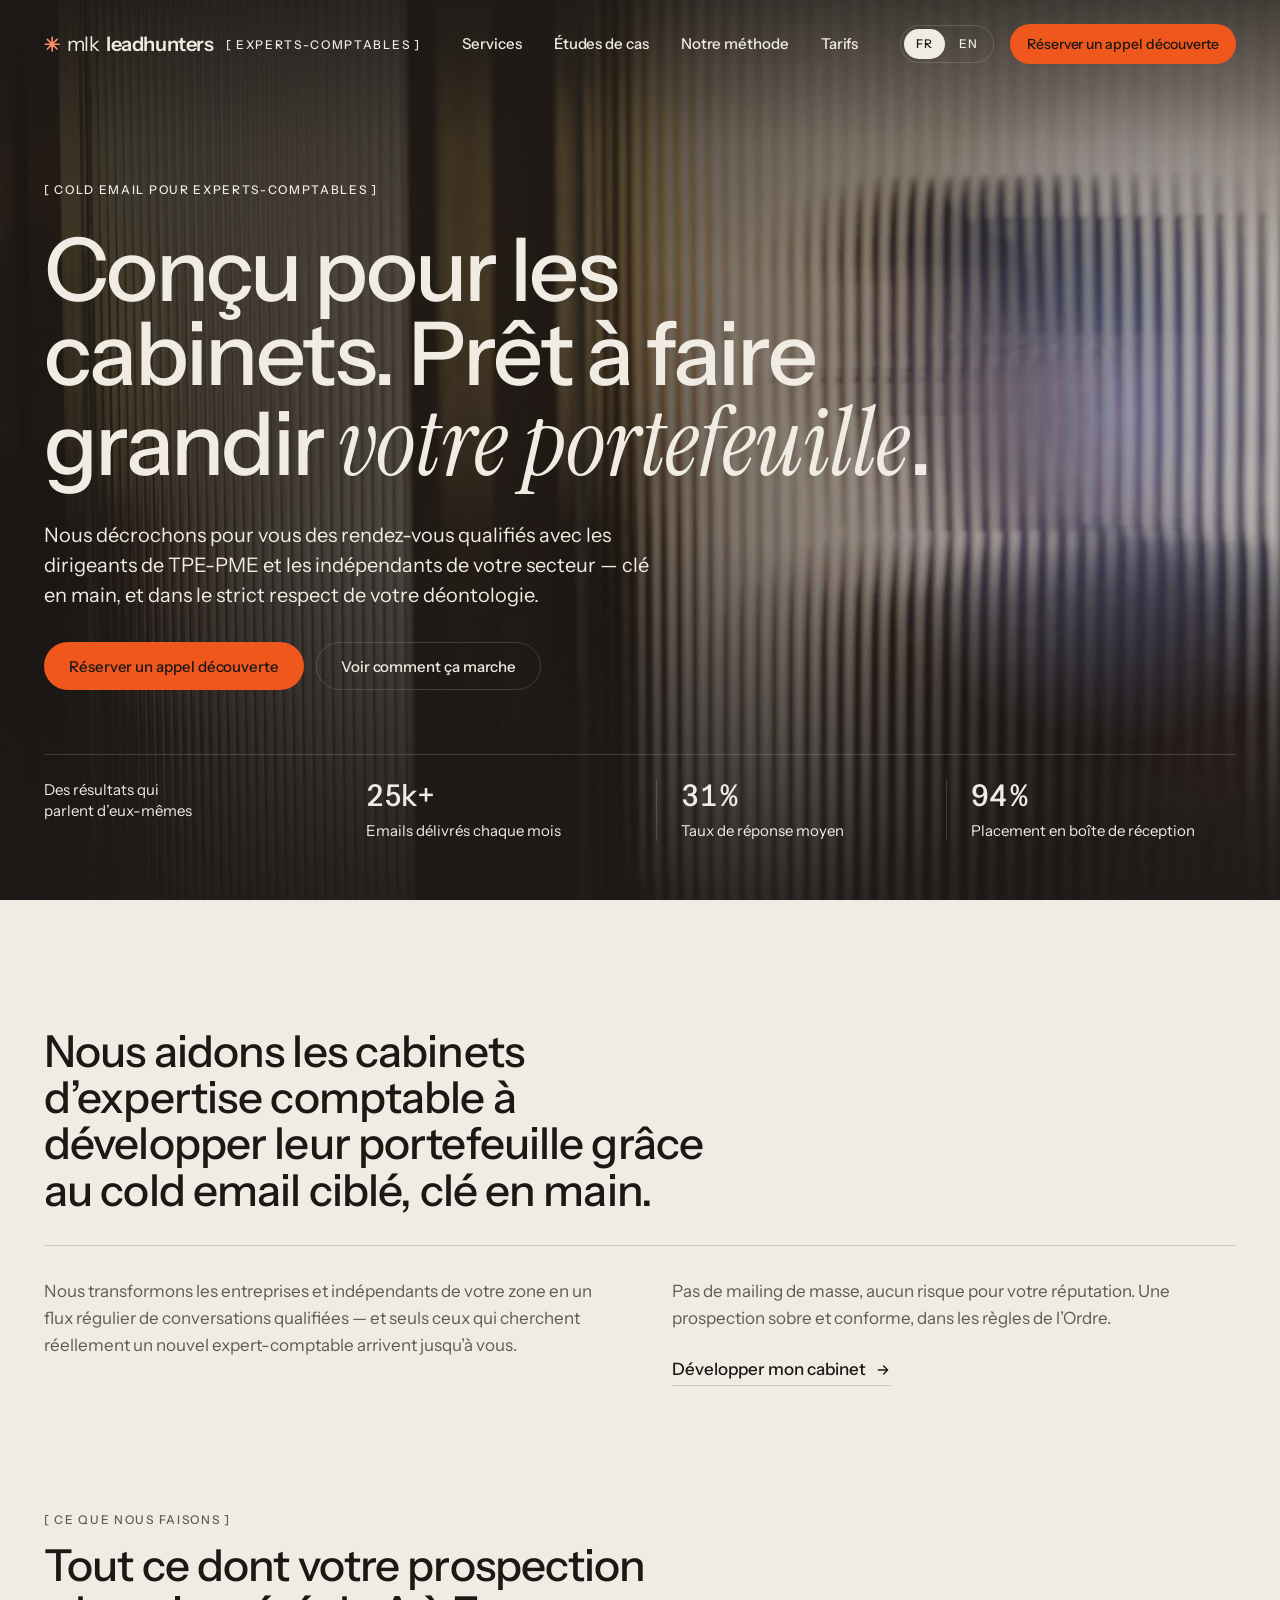
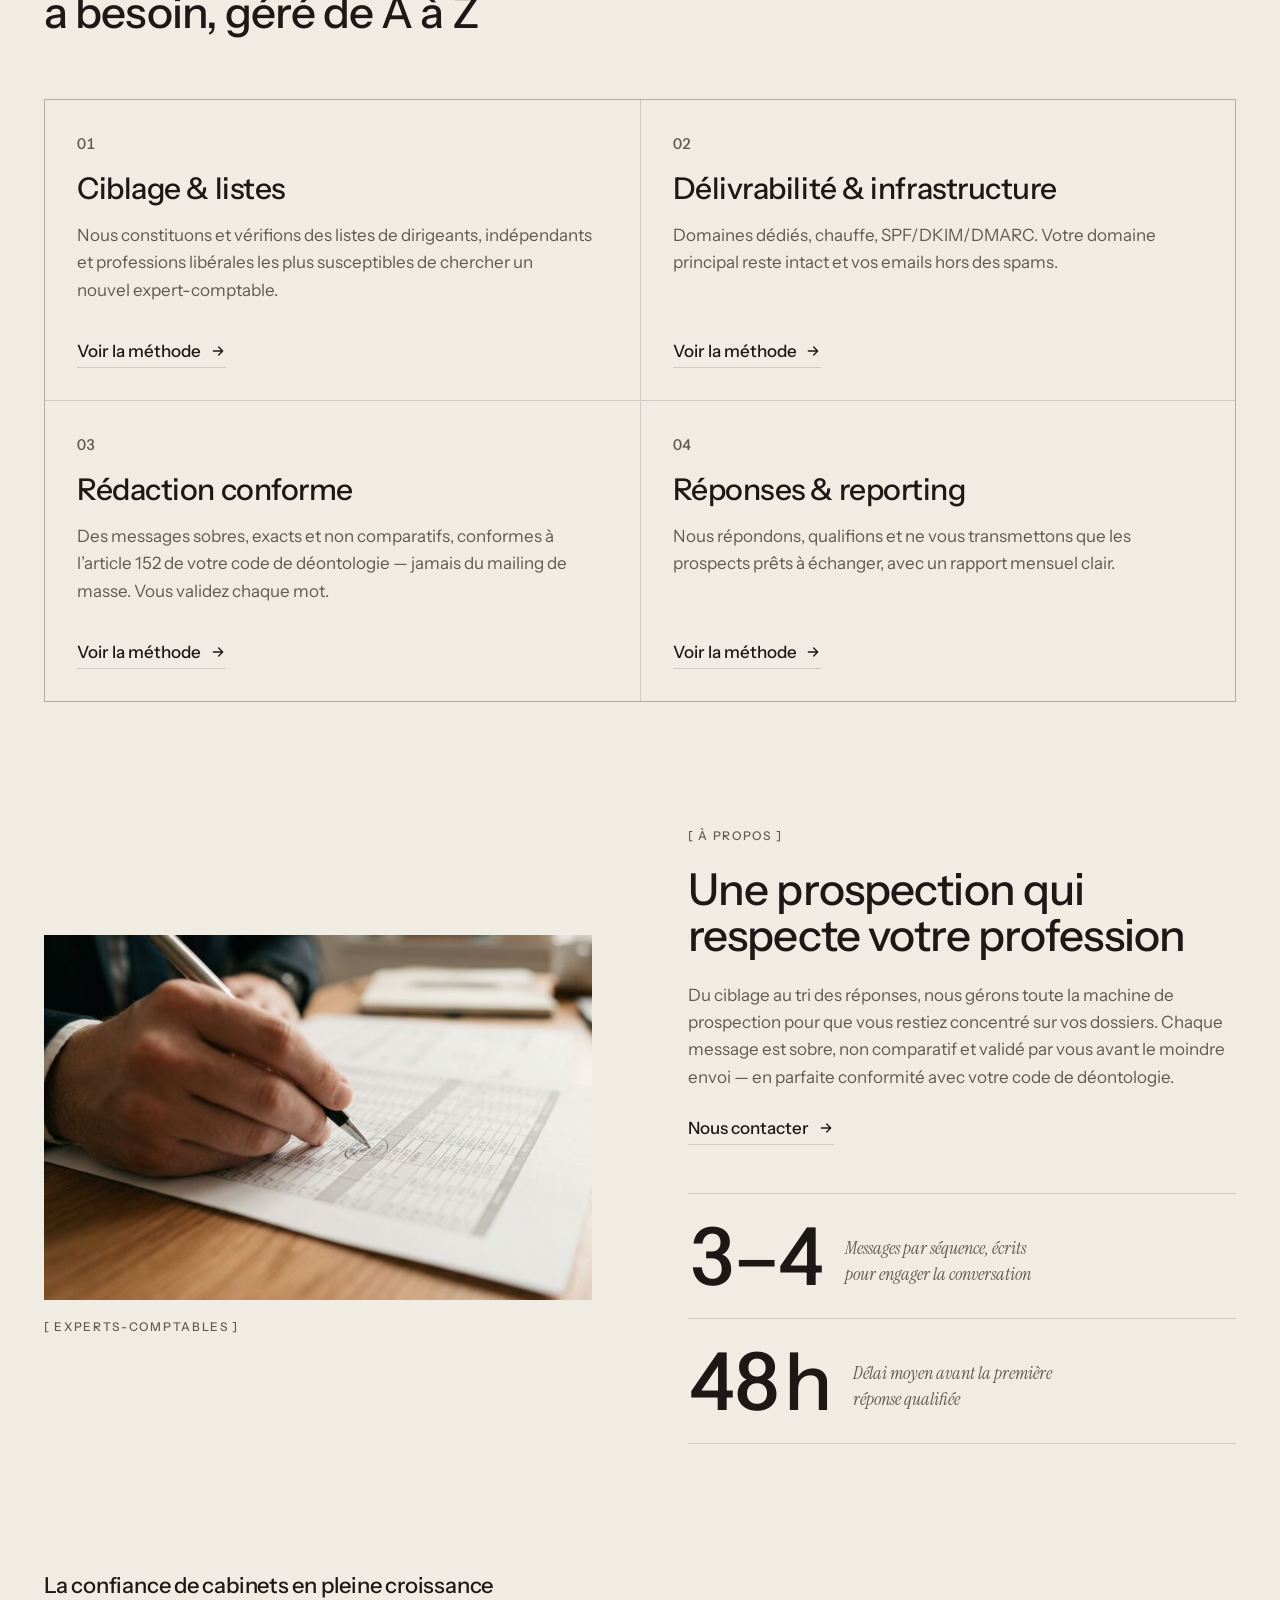
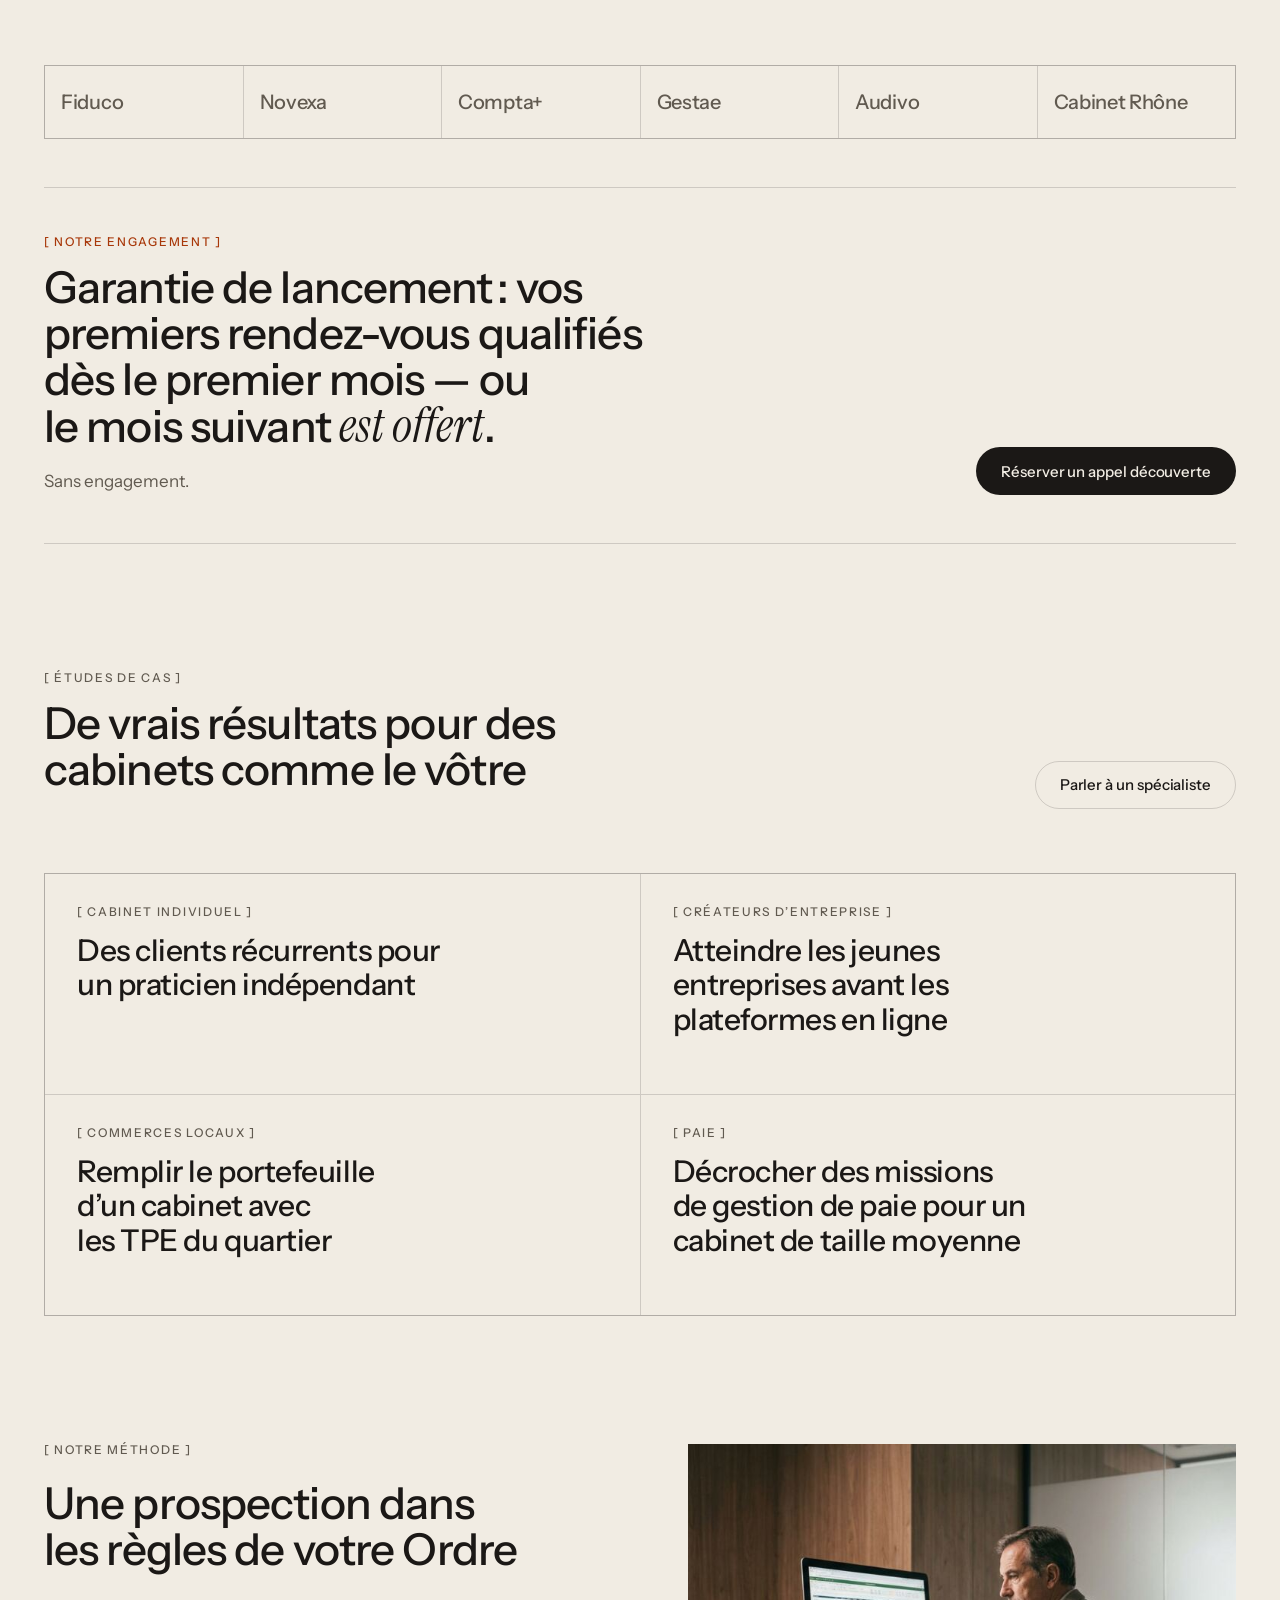
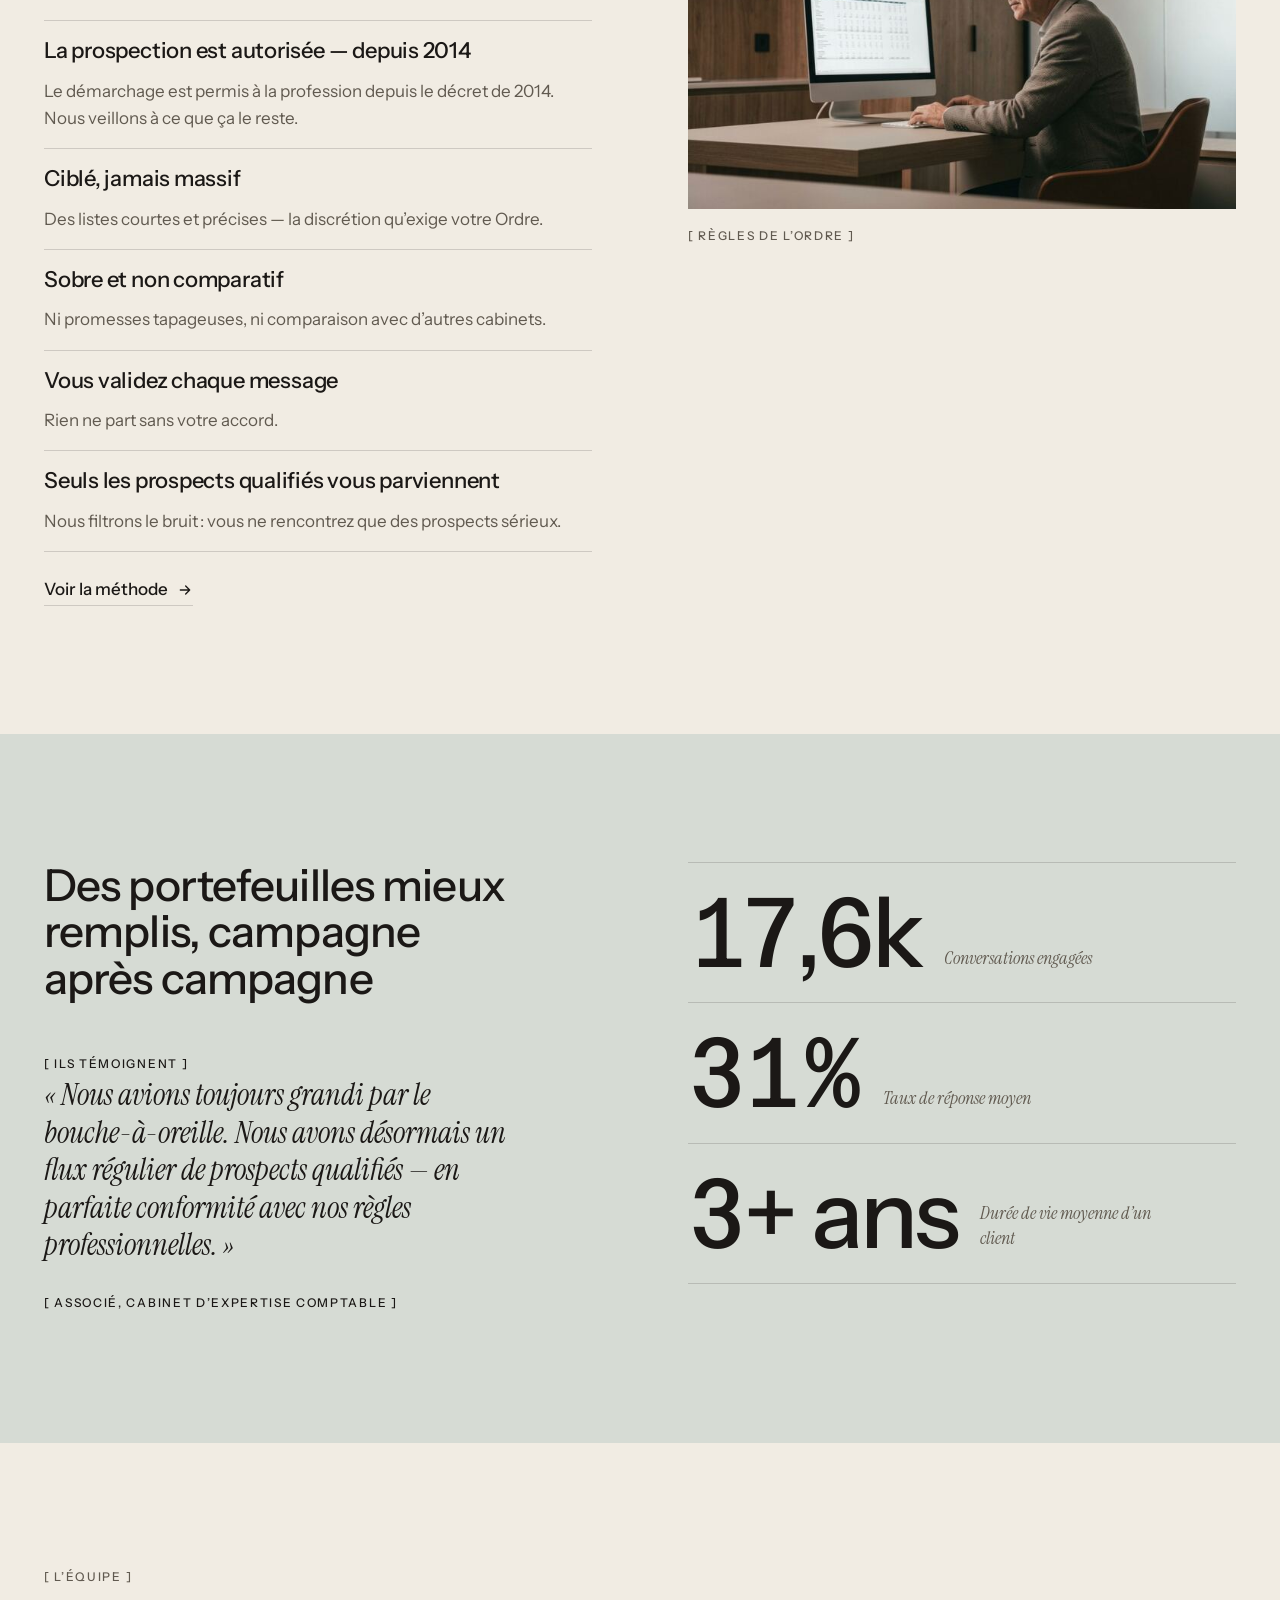
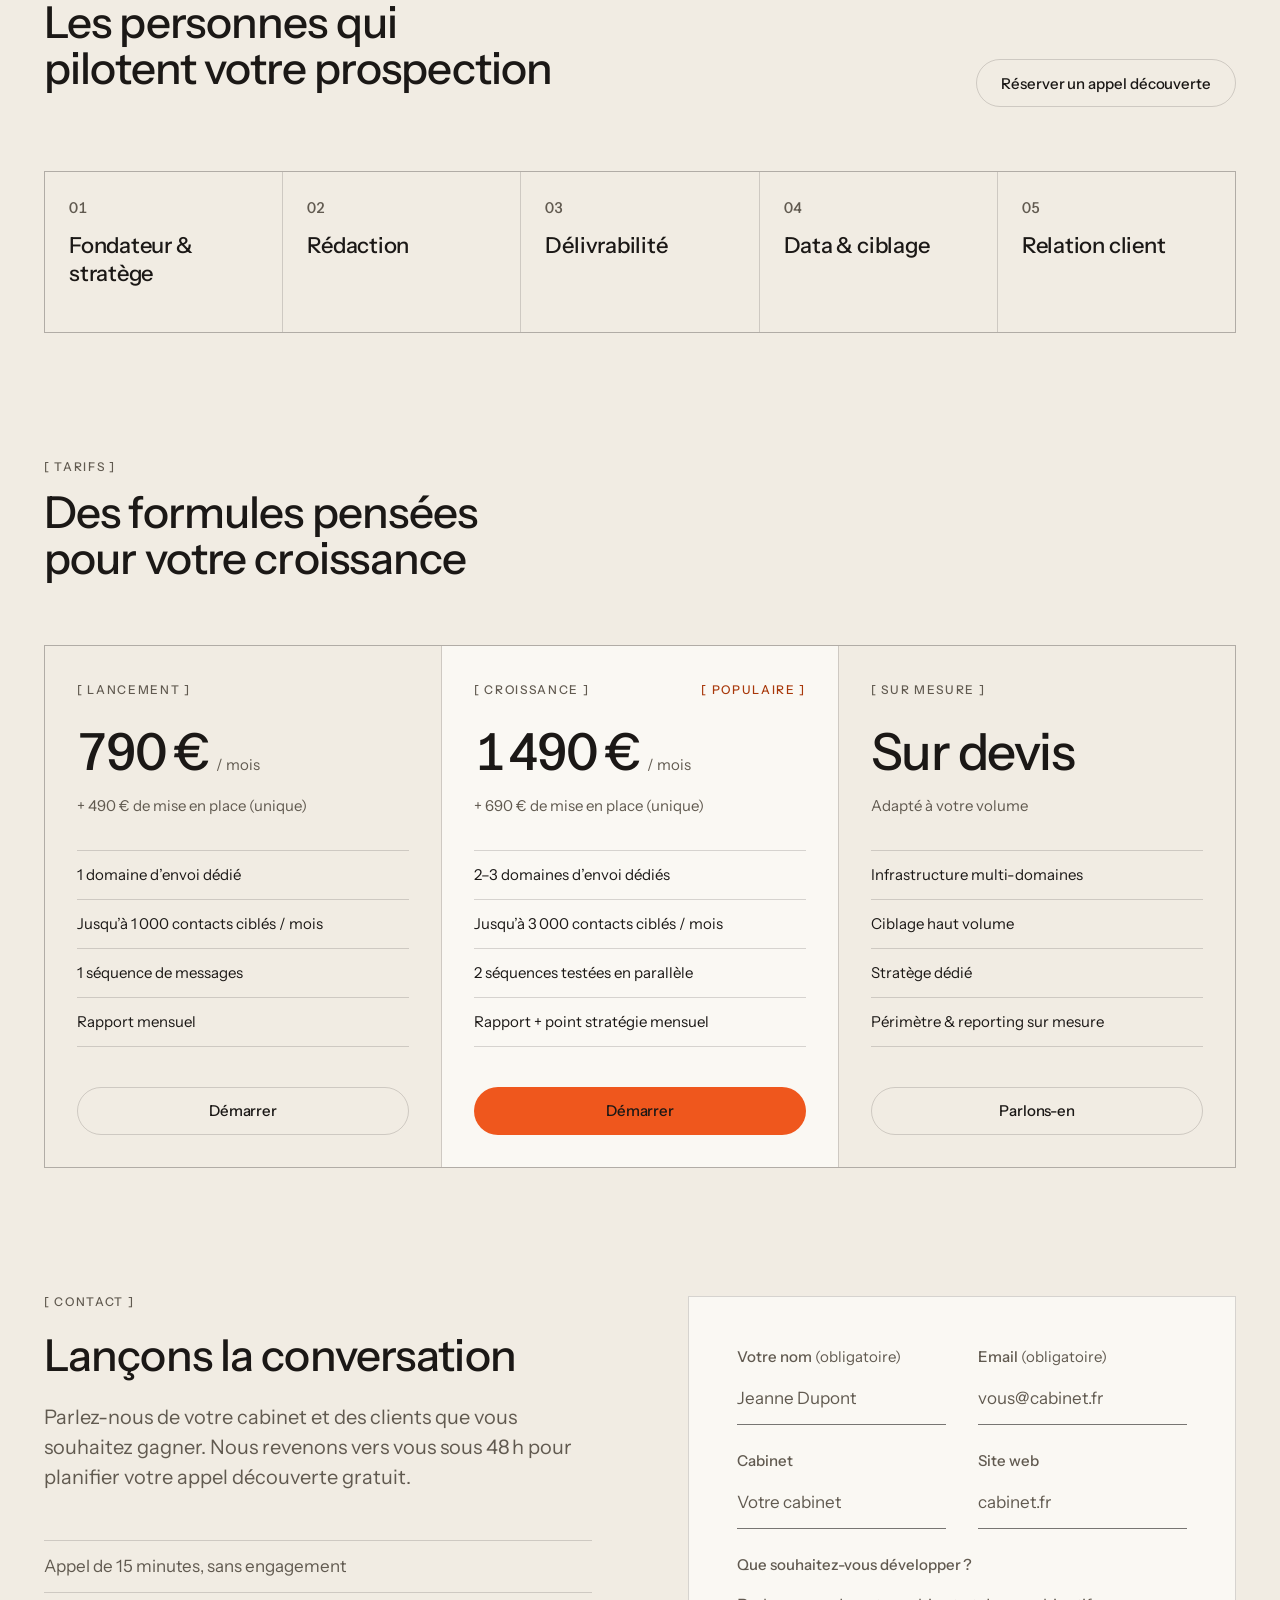
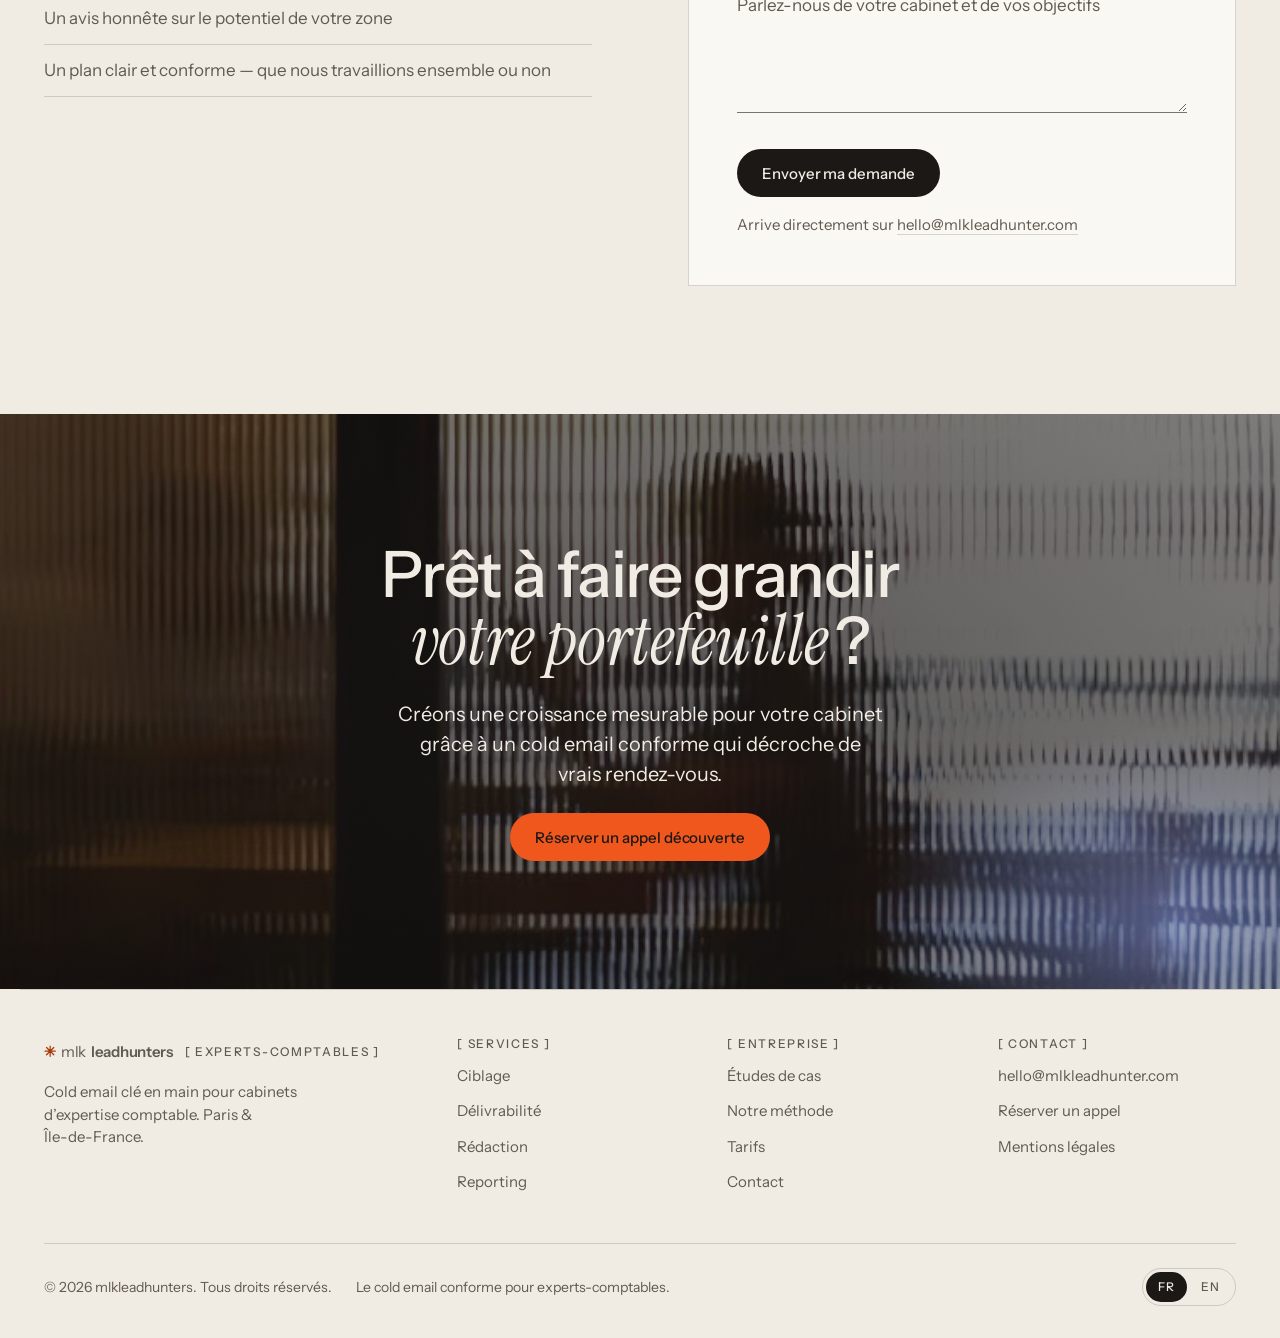
<file: fr/index.html>
<!doctype html>
<html lang="fr" data-theme="leadhunters">
<head>
<meta charset="utf-8">
<meta name="viewport" content="width=device-width, initial-scale=1">
<title>mlkleadhunters — Le cold email qui fait grandir votre cabinet</title>
<meta name="description" content="Prospection par cold email clé en main pour cabinets d’expertise comptable. Des rendez-vous qualifiés avec les dirigeants de votre zone, dans le respect de votre déontologie.">
<link rel="canonical" href="https://mlkleadhunters.fr/fr/">
<link rel="alternate" hreflang="fr" href="https://mlkleadhunters.fr/fr/">
<link rel="alternate" hreflang="en" href="https://mlkleadhunters.fr/en/">
<link rel="alternate" hreflang="x-default" href="https://mlkleadhunters.fr/">
<meta property="og:type" content="website">
<meta property="og:site_name" content="mlkleadhunters">
<meta property="og:title" content="mlkleadhunters — Le cold email qui fait grandir votre cabinet">
<meta property="og:description" content="Prospection par cold email clé en main pour cabinets d’expertise comptable, dans le respect de votre déontologie.">
<meta property="og:url" content="https://mlkleadhunters.fr/fr/">
<meta property="og:image" content="https://mlkleadhunters.fr/assets/img/hero-glass.jpg">
<meta property="og:locale" content="fr_FR">
<meta property="og:locale:alternate" content="en_GB">
<meta name="twitter:card" content="summary_large_image">
<meta name="twitter:title" content="mlkleadhunters — Le cold email qui fait grandir votre cabinet">
<meta name="twitter:description" content="Des rendez-vous qualifiés pour votre cabinet, en toute conformité.">
<meta name="theme-color" content="#1b1816">
<link rel="icon" href="../assets/favicon.svg" type="image/svg+xml">
<link rel="apple-touch-icon" href="../assets/apple-touch-icon.png">
<link rel="preload" as="font" type="font/woff2" href="../assets/fonts/instrument-sans-latin.woff2" crossorigin>
<link rel="preload" as="font" type="font/woff2" href="../assets/fonts/instrument-serif-italic-latin.woff2" crossorigin>
<link rel="preload" as="image" href="../assets/img/hero-glass.jpg" media="(min-width: 901px)">
<link rel="preload" as="image" href="../assets/img/hero-glass-900.jpg" media="(max-width: 900px)">
<link rel="stylesheet" href="../assets/css/tokens.css">
<link rel="stylesheet" href="../assets/css/mk.css">
<script src="../assets/js/site.js" defer></script>
<script type="application/ld+json">
{
  "@context": "https://schema.org",
  "@type": "ProfessionalService",
  "name": "mlkleadhunters",
  "description": "Cold email clé en main pour cabinets d’expertise comptable.",
  "url": "https://mlkleadhunters.fr/fr/",
  "email": "hello@mlkleadhunter.com",
  "image": "https://mlkleadhunters.fr/assets/img/hero-glass.jpg",
  "areaServed": "Paris & Île-de-France",
  "availableLanguage": ["fr", "en"]
}
</script>
</head>
<body>
<a class="mk-skip" href="#contenu">Aller au contenu</a>

<header class="mk-nav mk-container mk-site-header mk-on-dark">
  <div class="mk-brand">
    <a class="mk-wordmark" href="./" aria-label="mlkleadhunters, accueil"><svg class="mk-wordmark__glyph" viewBox="0 0 24 24" fill="none" stroke="currentColor" stroke-width="2.4" stroke-linecap="round" aria-hidden="true"><path d="M12 2v20M2 12h20M4.93 4.93l14.14 14.14M19.07 4.93 4.93 19.07"/></svg><span class="mk-wordmark__mlk">mlk</span><span class="mk-wordmark__name">leadhunters</span></a>
    <span class="mk-label">Experts-comptables</span>
  </div>
  <nav aria-label="Navigation principale">
    <ul class="mk-nav__links">
      <li><a href="#services">Services</a></li>
      <li><a href="#etudes-de-cas">Études de cas</a></li>
      <li><a href="notre-methode/">Notre méthode</a></li>
      <li><a href="#tarifs">Tarifs</a></li>
    </ul>
  </nav>
  <div class="mk-nav__end">
    <div class="mk-lang" role="group" aria-label="Langue">
      <a class="mk-lang__opt" href="./" hreflang="fr" lang="fr" aria-current="true">FR</a>
      <a class="mk-lang__opt" href="../en/" hreflang="en" lang="en"><span aria-hidden="true">EN</span><span class="mk-sr">English</span></a>
    </div>
    <a class="mk-button mk-button--sm mk-nav__cta" href="#contact">Réserver un appel découverte</a>
    <details class="mk-menu">
      <summary class="mk-button mk-button--ghost mk-button--sm"><span class="mk-menu__open">Menu</span><span class="mk-menu__close">Fermer</span></summary>
      <nav class="mk-menu__panel" aria-label="Menu">
        <ul>
          <li><a href="#services">Services</a></li>
          <li><a href="#etudes-de-cas">Études de cas</a></li>
          <li><a href="notre-methode/">Notre méthode</a></li>
          <li><a href="#tarifs">Tarifs</a></li>
          <li><a href="#contact">Contact</a></li>
        </ul>
        <div class="mk-menu__lang">
          <div class="mk-lang" role="group" aria-label="Langue">
            <a class="mk-lang__opt" href="./" hreflang="fr" lang="fr" aria-current="true">FR</a>
            <a class="mk-lang__opt" href="../en/" hreflang="en" lang="en"><span aria-hidden="true">EN</span><span class="mk-sr">English</span></a>
          </div>
        </div>
      </nav>
    </details>
  </div>
</header>

<main id="contenu">
<section class="mk-glass mk-glass--photo mk-glass--hero mk-photo--hero-glass mk-on-dark" aria-label="Présentation">
  <div class="mk-glass__scene"></div>
  <div class="mk-glass__tint"></div>
  <div class="mk-glass__daylight"></div>
  <div class="mk-glass__grain"></div>
  <div class="mk-glass__content">

    <div class="mk-container mk-hero">
      <div class="mk-hero__inner">
        <span class="mk-label mk-label--accent">Cold email pour <span class="mk-nowrap">experts-comptables</span></span>
        <h1 class="mk-display-xl">Conçu pour les cabinets. Prêt à faire grandir <span class="mk-em">votre portefeuille</span>.</h1>
        <p class="mk-lead">Nous décrochons pour vous des <span class="mk-nowrap">rendez-vous</span> qualifiés avec les dirigeants de <span class="mk-nowrap">TPE-PME</span> et les indépendants de votre secteur&nbsp;— clé en main, et dans le strict respect de votre déontologie.</p>
        <div class="mk-hero__actions">
          <a class="mk-button" href="#contact">Réserver un appel découverte</a>
          <a class="mk-button mk-button--ghost" href="notre-methode/">Voir comment ça marche</a>
        </div>
      </div>
      <div class="mk-keyfigs">
        <h2 class="mk-keyfigs__caption">Des résultats qui parlent <span class="mk-nowrap">d’eux-mêmes</span></h2>
        <ul class="mk-keyfigs__list">
          <li class="mk-keyfigs__item"><span class="mk-keyfigs__value">25k+</span><span class="mk-keyfigs__note">Emails délivrés chaque mois</span></li>
          <li class="mk-keyfigs__item"><span class="mk-keyfigs__value">31&#8239;%</span><span class="mk-keyfigs__note">Taux de réponse moyen</span></li>
          <li class="mk-keyfigs__item"><span class="mk-keyfigs__value">94&#8239;%</span><span class="mk-keyfigs__note">Placement en boîte de réception</span></li>
        </ul>
      </div>
    </div>
  </div>
</section>


  <section class="mk-section">
    <div class="mk-container mk-statement">
      <h2 id="offre-titre" class="mk-title">Nous aidons les cabinets d’expertise comptable à développer leur portefeuille grâce au cold email ciblé, clé en main.</h2>
      <div class="mk-statement__body">
        <p>Nous transformons les entreprises et indépendants de votre zone en un flux régulier de conversations qualifiées&nbsp;— et seuls ceux qui cherchent réellement un nouvel expert-comptable arrivent jusqu’à vous.</p>
        <div class="mk-split__text">
          <p>Pas de mailing de masse, aucun risque pour votre réputation. Une prospection sobre et conforme, dans les règles de l’Ordre.</p>
          <a class="mk-link" href="#contact">Développer mon cabinet <svg viewBox="0 0 24 24" fill="none" stroke="currentColor" stroke-width="2" stroke-linecap="round" stroke-linejoin="round" aria-hidden="true"><path d="M5 12h14M13 6l6 6-6 6"/></svg></a>
        </div>
      </div>
    </div>
  </section>

  <section class="mk-section" id="services">
    <div class="mk-container">
      <div class="mk-head">
        <span class="mk-label">Ce que nous faisons</span>
        <h2 id="services-titre" class="mk-title">Tout ce dont votre prospection a besoin, géré de A à Z</h2>
      </div>
      <div class="mk-grid mk-grid--2">
        <article class="mk-card">
          <span class="mk-card__step">01</span>
          <h3 class="mk-heading">Ciblage &amp; listes</h3>
          <p class="mk-card__body">Nous constituons et vérifions des listes de dirigeants, indépendants et professions libérales les plus susceptibles de chercher un nouvel <span class="mk-nowrap">expert-comptable</span>.</p>
          <div class="mk-card__foot"><a class="mk-link" href="notre-methode/#ciblage">Voir la méthode <span class="mk-sr">: ciblage</span><svg viewBox="0 0 24 24" fill="none" stroke="currentColor" stroke-width="2" stroke-linecap="round" stroke-linejoin="round" aria-hidden="true"><path d="M5 12h14M13 6l6 6-6 6"/></svg></a></div>
        </article>
        <article class="mk-card">
          <span class="mk-card__step">02</span>
          <h3 class="mk-heading">Délivrabilité &amp; infrastructure</h3>
          <p class="mk-card__body">Domaines dédiés, chauffe, SPF/DKIM/DMARC. Votre domaine principal reste intact et vos emails hors des spams.</p>
          <div class="mk-card__foot"><a class="mk-link" href="notre-methode/#delivrabilite">Voir la méthode <span class="mk-sr">: délivrabilité</span><svg viewBox="0 0 24 24" fill="none" stroke="currentColor" stroke-width="2" stroke-linecap="round" stroke-linejoin="round" aria-hidden="true"><path d="M5 12h14M13 6l6 6-6 6"/></svg></a></div>
        </article>
        <article class="mk-card">
          <span class="mk-card__step">03</span>
          <h3 class="mk-heading">Rédaction conforme</h3>
          <p class="mk-card__body">Des messages sobres, exacts et non comparatifs, conformes à l’article&nbsp;152 de votre code de déontologie&nbsp;— jamais du mailing de masse. Vous validez chaque mot.</p>
          <div class="mk-card__foot"><a class="mk-link" href="notre-methode/#redaction">Voir la méthode <span class="mk-sr">: rédaction</span><svg viewBox="0 0 24 24" fill="none" stroke="currentColor" stroke-width="2" stroke-linecap="round" stroke-linejoin="round" aria-hidden="true"><path d="M5 12h14M13 6l6 6-6 6"/></svg></a></div>
        </article>
        <article class="mk-card">
          <span class="mk-card__step">04</span>
          <h3 class="mk-heading">Réponses &amp; reporting</h3>
          <p class="mk-card__body">Nous répondons, qualifions et ne vous transmettons que les prospects prêts à échanger, avec un rapport mensuel clair.</p>
          <div class="mk-card__foot"><a class="mk-link" href="notre-methode/#reporting">Voir la méthode <span class="mk-sr">: reporting</span><svg viewBox="0 0 24 24" fill="none" stroke="currentColor" stroke-width="2" stroke-linecap="round" stroke-linejoin="round" aria-hidden="true"><path d="M5 12h14M13 6l6 6-6 6"/></svg></a></div>
        </article>
      </div>
    </div>
  </section>

  <section class="mk-section">
    <div class="mk-container mk-split">
      <figure class="mk-figure">
        <img src="../assets/img/cold-emailing-accountants.jpg" srcset="../assets/img/cold-emailing-accountants-720.jpg 720w, ../assets/img/cold-emailing-accountants.jpg 1104w" sizes="(max-width: 900px) 100vw, 600px" width="1104" height="736" alt="Un expert-comptable annote un tableau de chiffres à son bureau." loading="lazy" decoding="async">
        <figcaption><span class="mk-label">Experts-comptables</span></figcaption>
      </figure>
      <div class="mk-split__text">
        <span class="mk-label">À propos</span>
        <h2 id="propos-titre" class="mk-title">Une prospection qui respecte votre profession</h2>
        <p class="mk-muted">Du ciblage au tri des réponses, nous gérons toute la machine de prospection pour que vous restiez concentré sur vos dossiers. Chaque message est sobre, non comparatif et validé par vous avant le moindre envoi&nbsp;— en parfaite conformité avec votre code de déontologie.</p>
        <a class="mk-link" href="#contact">Nous contacter <svg viewBox="0 0 24 24" fill="none" stroke="currentColor" stroke-width="2" stroke-linecap="round" stroke-linejoin="round" aria-hidden="true"><path d="M5 12h14M13 6l6 6-6 6"/></svg></a>
        <div class="mk-stats mk-stats--stack mk-mt-5">
          <div class="mk-stat"><span class="mk-stat__value mk-stat__value--compact">3–4</span><span class="mk-stat__note">Messages par séquence, écrits pour engager la conversation</span></div>
          <div class="mk-stat"><span class="mk-stat__value mk-stat__value--compact">48&#8239;h</span><span class="mk-stat__note">Délai moyen avant la première réponse qualifiée</span></div>
        </div>
      </div>
    </div>
  </section>

  <section class="mk-section">
    <div class="mk-container">
      <div class="mk-head">
        <h2 id="confiance-titre" class="mk-subheading">La confiance de cabinets en pleine croissance</h2>
      </div>
      <!-- À confirmer : noms de cabinets repris du site actuel. Remplacer par de vrais clients (avec leur accord) ou retirer cette section avant la mise en ligne. -->
      <ul class="mk-names">
        <li>Fiduco</li>
        <li>Novexa</li>
        <li>Compta+</li>
        <li>Gestae</li>
        <li>Audivo</li>
        <li>Cabinet Rhône</li>
      </ul>
      <div class="mk-pledge mk-mt-7">
        <div class="mk-pledge__text">
          <span class="mk-label mk-label--accent">Notre engagement</span>
          <p class="mk-title">Garantie de lancement&#8239;: vos premiers <span class="mk-nowrap">rendez-vous</span> qualifiés dès le premier mois&nbsp;— ou le mois suivant <span class="mk-em">est offert</span>.</p>
          <p class="mk-muted">Sans engagement.</p>
        </div>
        <a class="mk-button mk-button--inverse" href="#contact">Réserver un appel découverte</a>
      </div>
    </div>
  </section>

  <section class="mk-section" id="etudes-de-cas">
    <div class="mk-container">
      <div class="mk-head mk-head--split">
        <span class="mk-label">Études de cas</span>
        <h2 id="cas-titre" class="mk-title">De vrais résultats pour des cabinets comme le vôtre</h2>
        <a class="mk-button mk-button--ghost mk-head__aside" href="#contact">Parler à un spécialiste</a>
      </div>
      <!-- Liens « Lire l’étude de cas » retirés : ils renvoyaient tous vers #contact, aucune étude n’existe encore. -->
      <div class="mk-grid mk-grid--2">
        <article class="mk-card mk-card--short">
          <span class="mk-label">Cabinet individuel</span>
          <h3 class="mk-heading">Des clients récurrents pour un praticien indépendant</h3>
        </article>
        <article class="mk-card mk-card--short">
          <span class="mk-label">Créateurs d’entreprise</span>
          <h3 class="mk-heading">Atteindre les jeunes entreprises avant les plateformes en ligne</h3>
        </article>
        <article class="mk-card mk-card--short">
          <span class="mk-label">Commerces locaux</span>
          <h3 class="mk-heading">Remplir le portefeuille d’un cabinet avec les TPE du quartier</h3>
        </article>
        <article class="mk-card mk-card--short">
          <span class="mk-label">Paie</span>
          <h3 class="mk-heading">Décrocher des missions de gestion de paie pour un cabinet de taille moyenne</h3>
        </article>
      </div>
    </div>
  </section>

  <section class="mk-section" id="methode">
    <div class="mk-container mk-split mk-split--top">
      <div class="mk-split__text">
        <span class="mk-label">Notre méthode</span>
        <h2 id="methode-titre" class="mk-title">Une prospection dans les règles de votre Ordre</h2>
        <ul class="mk-rows mk-rows--compact mk-mt-5">
          <li class="mk-row"><h3 class="mk-row__title">La prospection est autorisée&nbsp;— depuis 2014</h3><p class="mk-row__text">Le démarchage est permis à la profession depuis le décret de 2014. Nous veillons à ce que ça le reste.</p></li>
          <li class="mk-row"><h3 class="mk-row__title">Ciblé, jamais massif</h3><p class="mk-row__text">Des listes courtes et précises&nbsp;— la discrétion qu’exige votre Ordre.</p></li>
          <li class="mk-row"><h3 class="mk-row__title">Sobre et non comparatif</h3><p class="mk-row__text">Ni promesses tapageuses, ni comparaison avec d’autres cabinets.</p></li>
          <li class="mk-row"><h3 class="mk-row__title">Vous validez chaque message</h3><p class="mk-row__text">Rien ne part sans votre accord.</p></li>
          <li class="mk-row"><h3 class="mk-row__title">Seuls les prospects qualifiés vous parviennent</h3><p class="mk-row__text">Nous filtrons le bruit&#8239;: vous ne rencontrez que des prospects sérieux.</p></li>
        </ul>
        <a class="mk-link" href="notre-methode/">Voir la méthode <svg viewBox="0 0 24 24" fill="none" stroke="currentColor" stroke-width="2" stroke-linecap="round" stroke-linejoin="round" aria-hidden="true"><path d="M5 12h14M13 6l6 6-6 6"/></svg></a>
      </div>
      <figure class="mk-figure">
        <img src="../assets/img/agenda.jpg" srcset="../assets/img/agenda-720.jpg 720w, ../assets/img/agenda.jpg 1104w" sizes="(max-width: 900px) 100vw, 600px" width="1104" height="736" alt="Un expert-comptable travaille sur un tableur dans un bureau lumineux." loading="lazy" decoding="async">
        <figcaption><span class="mk-label">Règles de l’Ordre</span></figcaption>
      </figure>
    </div>
  </section>

  <section class="mk-section mk-section--band">
    <div class="mk-container mk-proof">
      <div class="mk-proof__lead">
        <h2 id="preuve-titre" class="mk-title">Des portefeuilles mieux remplis, campagne après campagne</h2>
        <figure class="mk-quote">
          <span class="mk-label">Ils témoignent</span>
          <blockquote class="mk-mt-5"><p><q>Nous avions toujours grandi par le bouche-à-oreille. Nous avons désormais un flux régulier de prospects qualifiés&nbsp;— en parfaite conformité avec nos règles professionnelles.</q></p></blockquote>
          <figcaption class="mk-mt-5"><!-- À compléter : nom de l’associé (le site actuel affichait « Nom de l’associé »). --><span class="mk-label">Associé, cabinet d’expertise comptable</span></figcaption>
        </figure>
      </div>
      <div class="mk-stats mk-stats--stack">
        <div class="mk-stat"><span class="mk-stat__value">17,6k</span><span class="mk-stat__note">Conversations engagées</span></div>
        <div class="mk-stat"><span class="mk-stat__value">31&#8239;%</span><span class="mk-stat__note">Taux de réponse moyen</span></div>
        <div class="mk-stat"><span class="mk-stat__value">3+ ans</span><span class="mk-stat__note">Durée de vie moyenne d’un client</span></div>
      </div>
    </div>
  </section>

  <section class="mk-section" id="equipe">
    <div class="mk-container">
      <div class="mk-head mk-head--split">
        <span class="mk-label">L’équipe</span>
        <h2 id="equipe-titre" class="mk-title">Les personnes qui pilotent votre prospection</h2>
        <a class="mk-button mk-button--ghost mk-head__aside" href="#contact">Réserver un appel découverte</a>
      </div>
      <!-- À compléter : prénoms, noms et photos de l’équipe (le site actuel n’a que des noms provisoires). -->
      <ul class="mk-team">
        <li><span class="mk-card__step">01</span><span class="mk-team__role">Fondateur &amp; stratège</span></li>
        <li><span class="mk-card__step">02</span><span class="mk-team__role">Rédaction</span></li>
        <li><span class="mk-card__step">03</span><span class="mk-team__role">Délivrabilité</span></li>
        <li><span class="mk-card__step">04</span><span class="mk-team__role">Data &amp; ciblage</span></li>
        <li><span class="mk-card__step">05</span><span class="mk-team__role">Relation client</span></li>
      </ul>
    </div>
  </section>

  <section class="mk-section" id="tarifs">
    <div class="mk-container">
      <div class="mk-head">
        <span class="mk-label">Tarifs</span>
        <h2 id="tarifs-titre" class="mk-title">Des formules pensées pour votre croissance</h2>
      </div>
      <div class="mk-grid">
        <article class="mk-card mk-plan">
          <div class="mk-plan__head"><h3 class="mk-label">Lancement</h3></div>
          <p class="mk-plan__price"><span class="mk-plan__amount">790&nbsp;€</span><span class="mk-plan__per">/ mois</span></p>
          <p class="mk-plan__setup">+ 490&nbsp;€ de mise en place (unique)</p>
          <ul class="mk-ticks">
            <li>1&nbsp;domaine d’envoi dédié</li>
            <li>Jusqu’à 1&#8239;000&nbsp;contacts ciblés / mois</li>
            <li>1&nbsp;séquence de messages</li>
            <li>Rapport mensuel</li>
          </ul>
          <a class="mk-button mk-button--ghost" href="#contact">Démarrer</a>
        </article>
        <article class="mk-card mk-plan mk-plan--featured">
          <div class="mk-plan__head"><h3 class="mk-label">Croissance</h3><span class="mk-label mk-label--accent">Populaire</span></div>
          <p class="mk-plan__price"><span class="mk-plan__amount">1&#8239;490&nbsp;€</span><span class="mk-plan__per">/ mois</span></p>
          <p class="mk-plan__setup">+ 690&nbsp;€ de mise en place (unique)</p>
          <ul class="mk-ticks">
            <li>2–3&nbsp;domaines d’envoi dédiés</li>
            <li>Jusqu’à 3&#8239;000&nbsp;contacts ciblés / mois</li>
            <li>2&nbsp;séquences testées en parallèle</li>
            <li>Rapport + point stratégie mensuel</li>
          </ul>
          <a class="mk-button" href="#contact">Démarrer</a>
        </article>
        <article class="mk-card mk-plan">
          <div class="mk-plan__head"><h3 class="mk-label">Sur mesure</h3></div>
          <p class="mk-plan__price"><span class="mk-plan__amount">Sur devis</span></p>
          <p class="mk-plan__setup">Adapté à votre volume</p>
          <ul class="mk-ticks">
            <li>Infrastructure multi-domaines</li>
            <li>Ciblage haut volume</li>
            <li>Stratège dédié</li>
            <li>Périmètre &amp; reporting sur mesure</li>
          </ul>
          <a class="mk-button mk-button--ghost" href="#contact">Parlons-en</a>
        </article>
      </div>
    </div>
  </section>

  <section class="mk-section" id="contact">
    <div class="mk-container mk-split mk-split--top">
      <div class="mk-split__text">
        <span class="mk-label">Contact</span>
        <h2 id="contact-titre" class="mk-title">Lançons la conversation</h2>
        <p class="mk-lead"><span class="mk-nowrap">Parlez-nous</span> de votre cabinet et des clients que vous souhaitez gagner. Nous revenons vers vous sous 48&#8239;h pour planifier votre appel découverte gratuit.</p>
        <ul class="mk-ticks mk-ticks--muted mk-mt-5">
          <li>Appel de 15&nbsp;minutes, sans engagement</li>
          <li>Un avis honnête sur le potentiel de votre zone</li>
          <li>Un plan clair et conforme&nbsp;— que nous travaillions ensemble ou non</li>
        </ul>
      </div>
      <div class="mk-panel">
        <form class="mk-form" action="mailto:hello@mlkleadhunter.com" method="post" enctype="text/plain" data-mailto="hello@mlkleadhunter.com" data-subject="Demande d’appel découverte">
          <div class="mk-field"><label for="f-nom">Votre nom <span class="mk-field__hint">(obligatoire)</span></label><input id="f-nom" placeholder="Jeanne Dupont" name="name" type="text" autocomplete="name" required data-label="Nom :"></div>
          <div class="mk-field"><label for="f-email">Email <span class="mk-field__hint">(obligatoire)</span></label><input id="f-email" placeholder="vous@cabinet.fr" name="email" type="email" autocomplete="email" required data-label="Email :"></div>
          <div class="mk-field"><label for="f-cabinet">Cabinet</label><input id="f-cabinet" placeholder="Votre cabinet" name="company" type="text" autocomplete="organization" data-label="Cabinet :"></div>
          <div class="mk-field"><label for="f-site">Site web</label><input id="f-site" placeholder="cabinet.fr" name="website" type="text" inputmode="url" autocomplete="url" data-label="Site :"></div>
          <div class="mk-field mk-field--full"><label for="f-message">Que souhaitez-vous développer&#8239;?</label><textarea id="f-message" placeholder="Parlez-nous de votre cabinet et de vos objectifs" name="message" rows="4" data-label="Message :"></textarea></div>
          <div class="mk-form__foot">
            <button class="mk-button mk-button--inverse" type="submit">Envoyer ma demande</button>
            <p class="mk-form__note">Arrive directement sur <a href="mailto:hello@mlkleadhunter.com">hello@mlkleadhunter.com</a></p>
          </div>
        </form>
      </div>
    </div>
  </section>

  <section class="mk-glass mk-glass--photo mk-cta mk-photo--footer-glass mk-on-dark" aria-labelledby="cta-titre">
    <div class="mk-glass__scene"></div>
    <div class="mk-glass__tint"></div>
    <div class="mk-glass__daylight"></div>
    <div class="mk-glass__grain"></div>
    <div class="mk-glass__content mk-container">
      <div class="mk-cta__inner">
        <h2 id="cta-titre" class="mk-display">Prêt à faire grandir <span class="mk-em">votre portefeuille</span>&#8239;?</h2>
        <p class="mk-lead">Créons une croissance mesurable pour votre cabinet grâce à un cold email conforme qui décroche de vrais <span class="mk-nowrap">rendez-vous</span>.</p>
        <a class="mk-button" href="#contact">Réserver un appel découverte</a>
      </div>
    </div>
  </section>

  <!-- Barre mobile retirée : son bouton « Appeler » pointait vers un numéro provisoire (tel:+33000000000). -->
</main>

<footer class="mk-footer mk-container">
  <div class="mk-footer__grid">
    <div class="mk-footer__col">
      <div class="mk-brand">
        <a class="mk-wordmark" href="./" aria-label="mlkleadhunters, accueil"><svg class="mk-wordmark__glyph" viewBox="0 0 24 24" fill="none" stroke="currentColor" stroke-width="2.4" stroke-linecap="round" aria-hidden="true"><path d="M12 2v20M2 12h20M4.93 4.93l14.14 14.14M19.07 4.93 4.93 19.07"/></svg><span class="mk-wordmark__mlk">mlk</span><span class="mk-wordmark__name">leadhunters</span></a>
        <span class="mk-label">Experts-comptables</span>
      </div>
      <p class="mk-footer__desc">Cold email clé en main pour cabinets d’expertise comptable. Paris &amp; <span class="mk-nowrap">Île-de-France</span>.</p>
    </div>
    <nav class="mk-footer__col" aria-labelledby="pied-services"><span class="mk-label" id="pied-services">Services</span><ul><li><a href="notre-methode/#ciblage">Ciblage</a></li><li><a href="notre-methode/#delivrabilite">Délivrabilité</a></li><li><a href="notre-methode/#redaction">Rédaction</a></li><li><a href="notre-methode/#reporting">Reporting</a></li></ul></nav>
    <nav class="mk-footer__col" aria-labelledby="pied-entreprise"><span class="mk-label" id="pied-entreprise">Entreprise</span><ul><li><a href="#etudes-de-cas">Études de cas</a></li><li><a href="notre-methode/">Notre méthode</a></li><li><a href="#tarifs">Tarifs</a></li><li><a href="#contact">Contact</a></li></ul></nav>
    <div class="mk-footer__col"><span class="mk-label">Contact</span><ul><li><a href="mailto:hello@mlkleadhunter.com">hello@mlkleadhunter.com</a></li><li><a href="#contact">Réserver un appel</a></li><li><a href="mentions-legales/">Mentions légales</a></li></ul></div>
  </div>
  <div class="mk-footer__base">
    <div class="mk-footer__legal"><span>© 2026&nbsp;mlkleadhunters. Tous droits réservés.</span><span>Le cold email conforme pour experts-comptables.</span></div>
    <div class="mk-lang" role="group" aria-label="Langue">
      <a class="mk-lang__opt" href="./" hreflang="fr" lang="fr" aria-current="true">FR</a>
      <a class="mk-lang__opt" href="../en/" hreflang="en" lang="en"><span aria-hidden="true">EN</span><span class="mk-sr">English</span></a>
    </div>
  </div>
</footer>
</body>
</html>
</file>
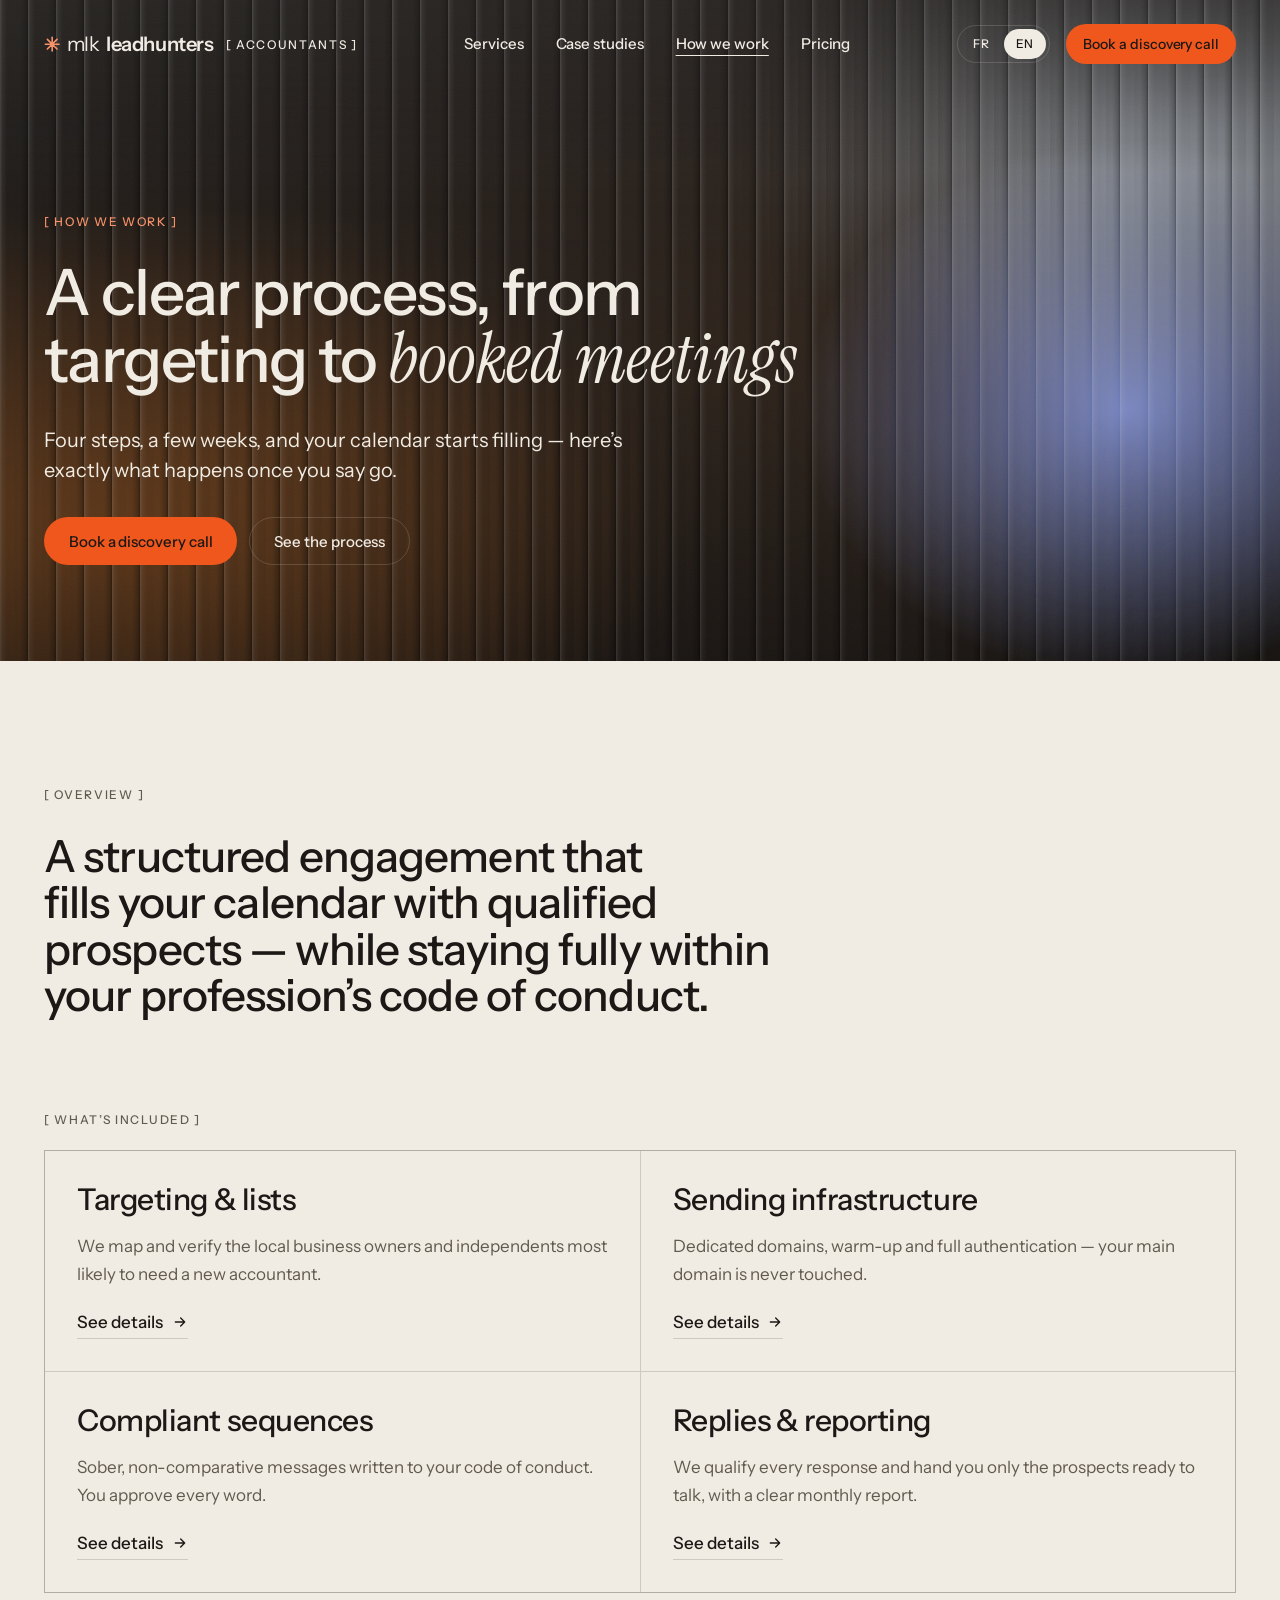
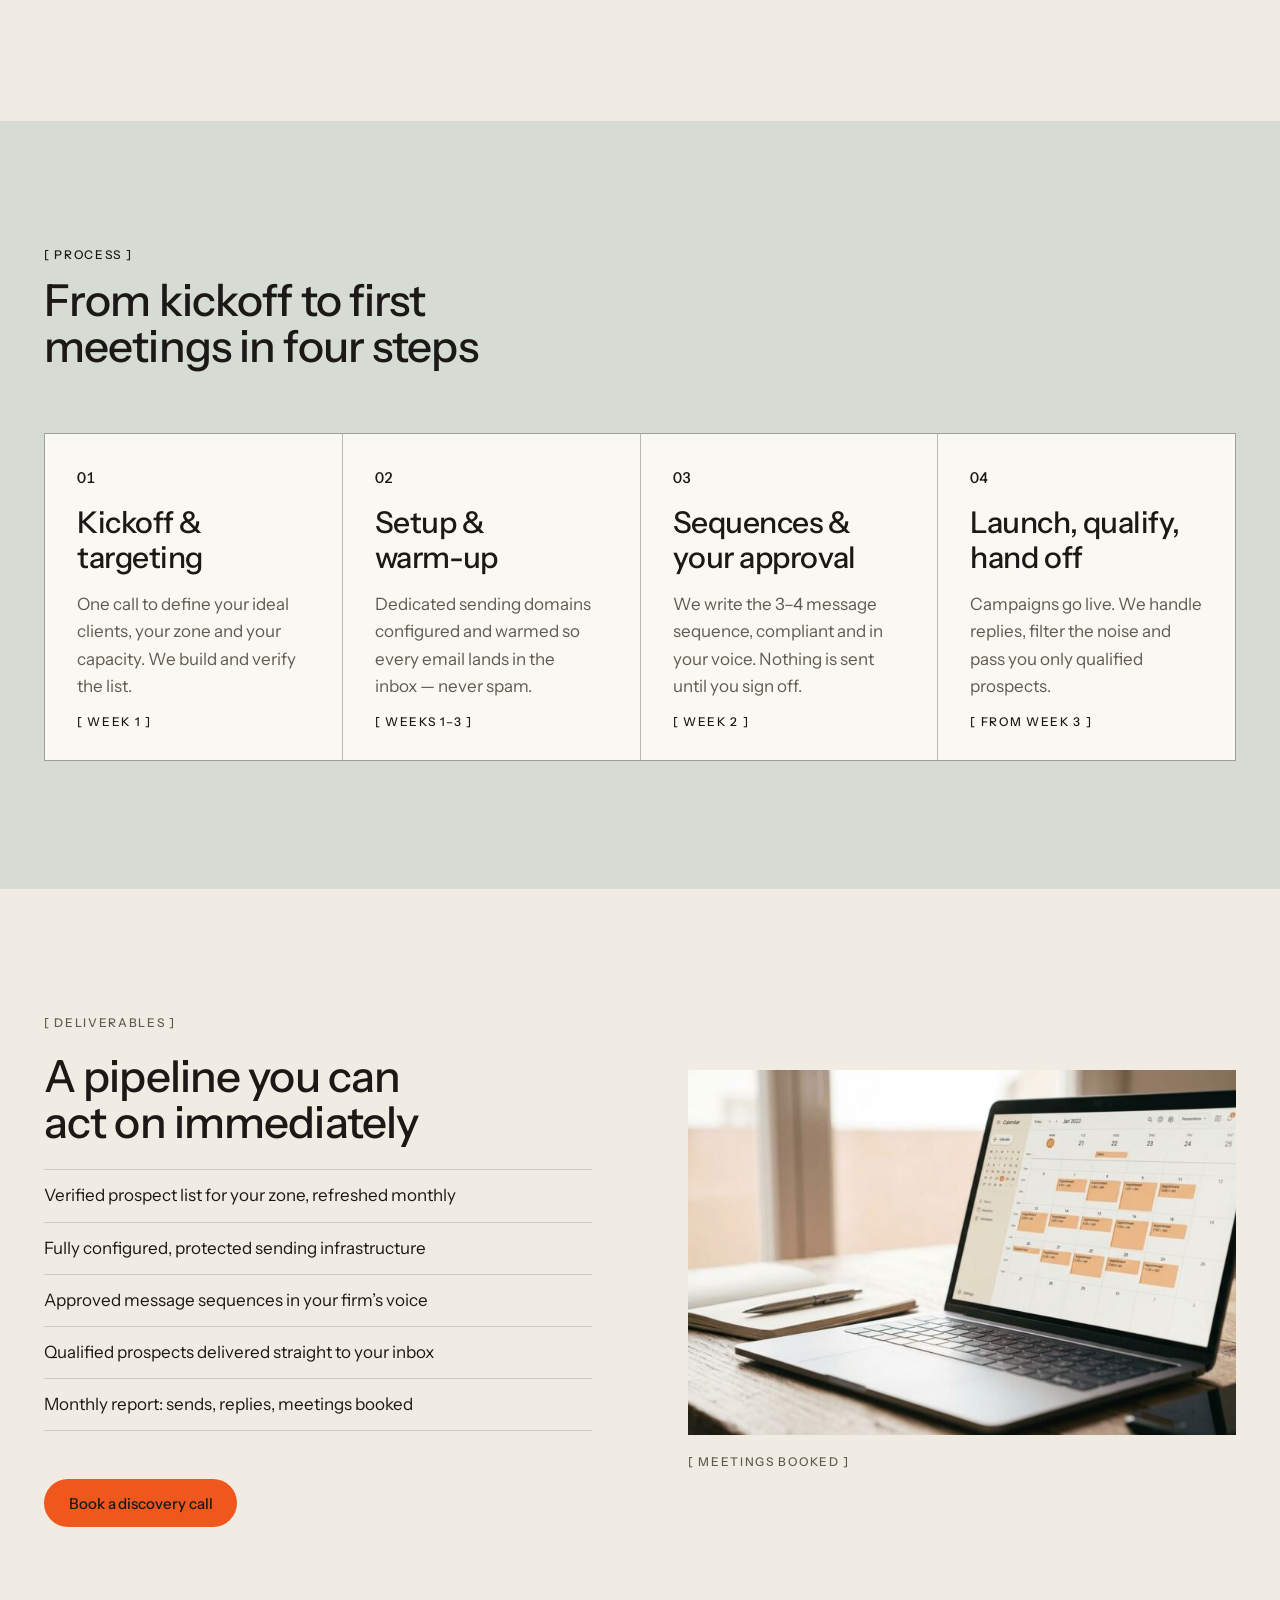
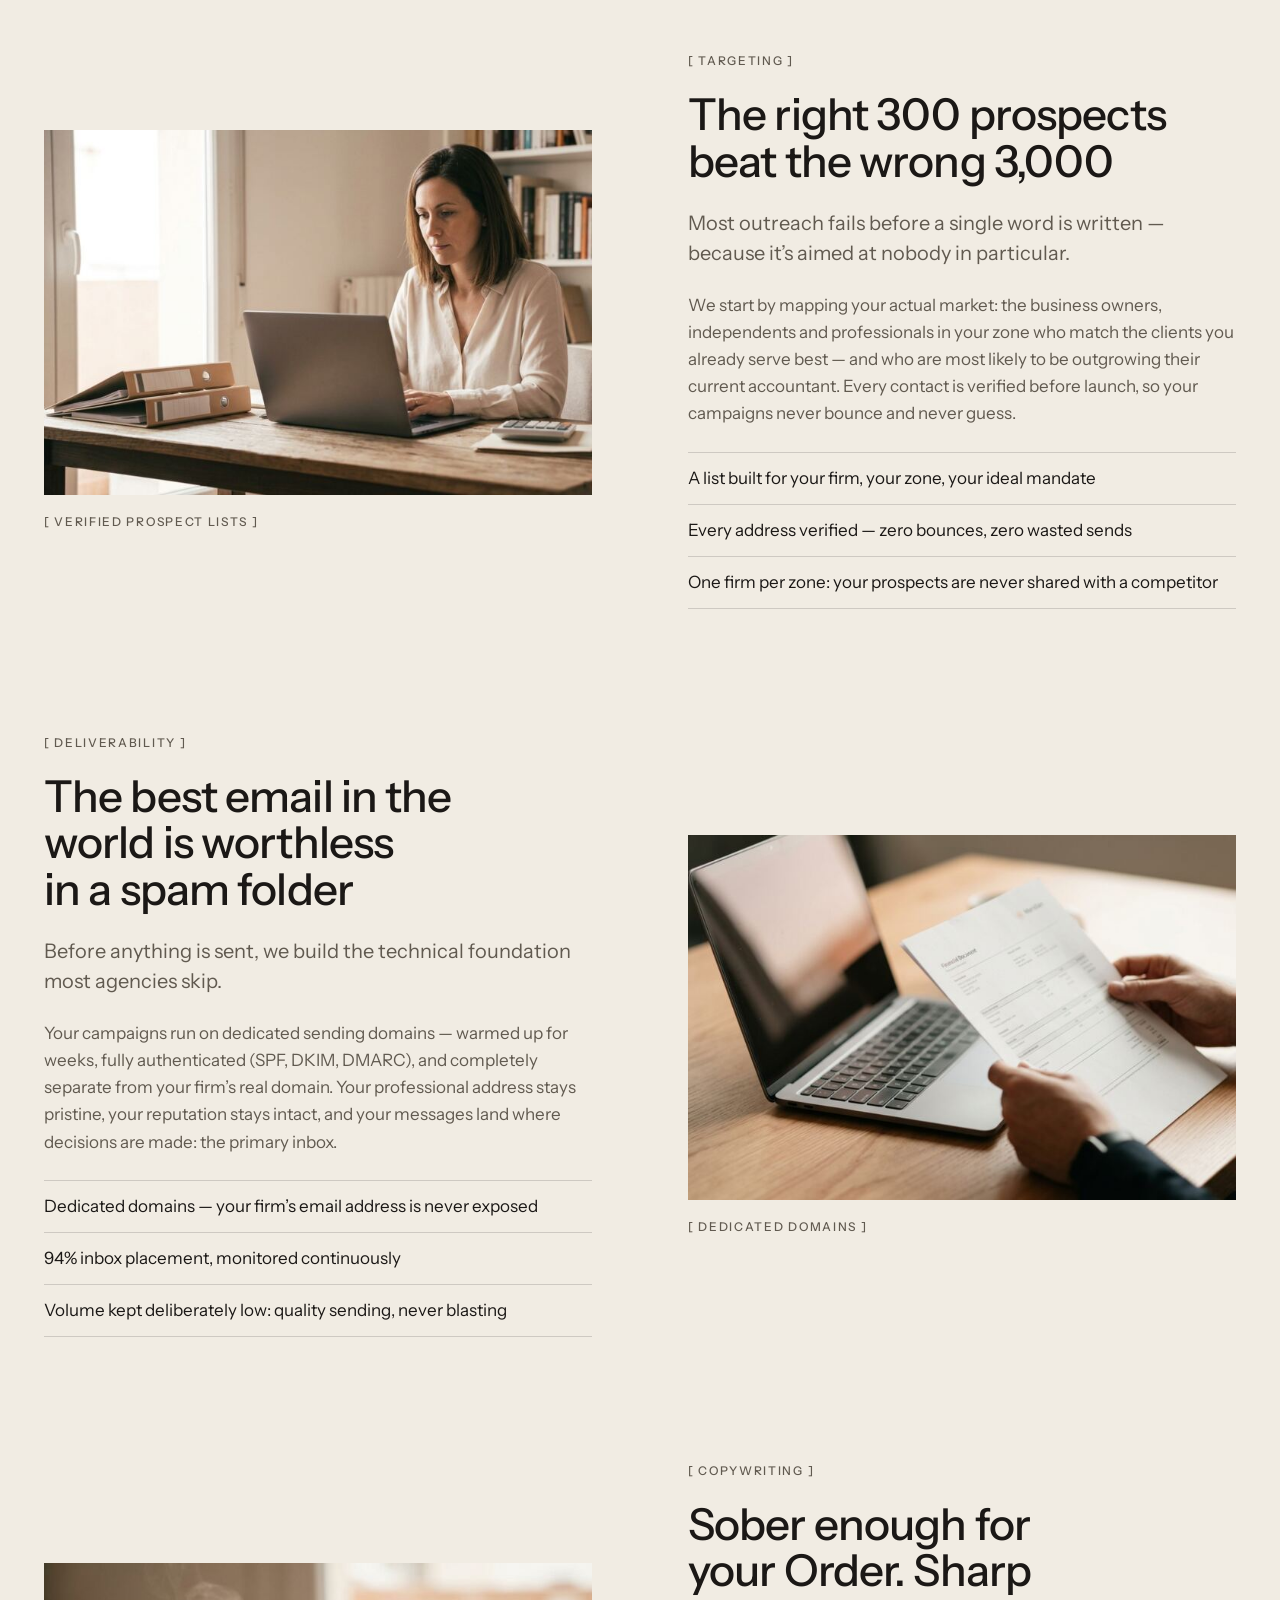
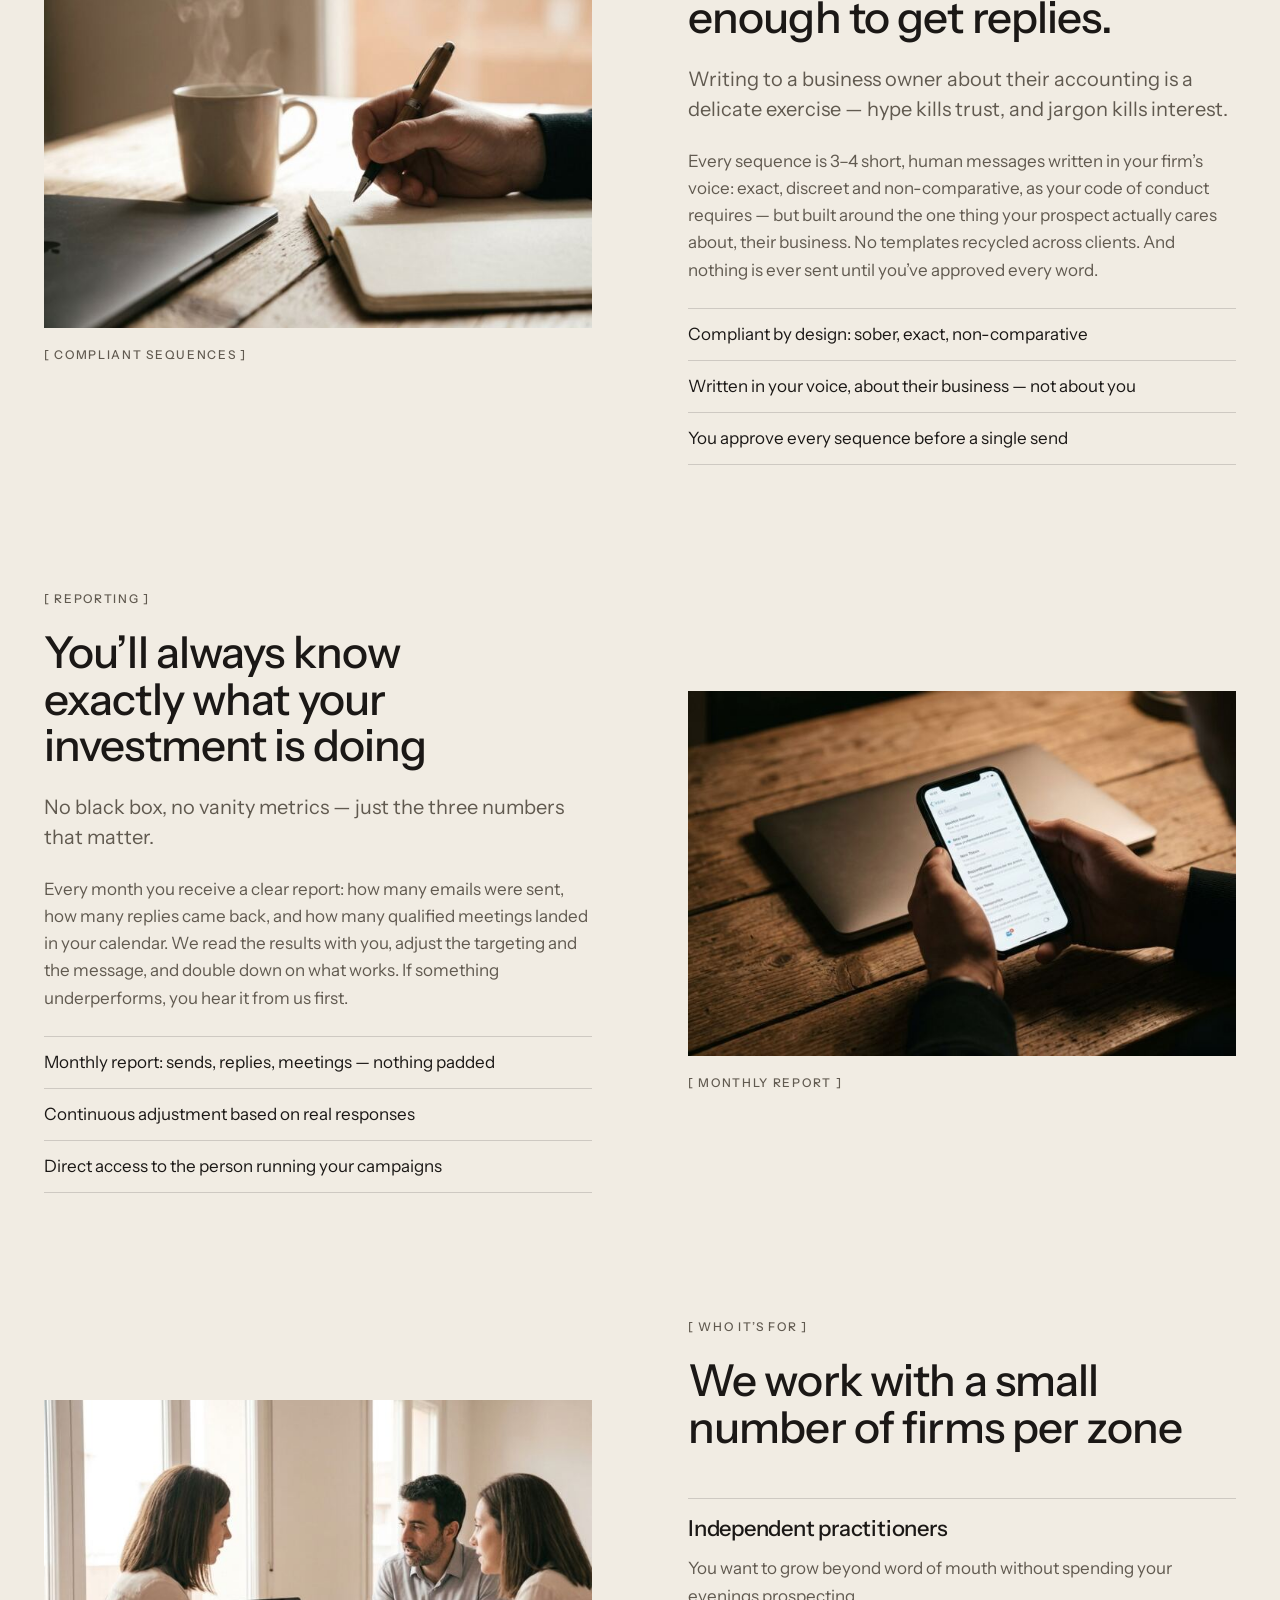
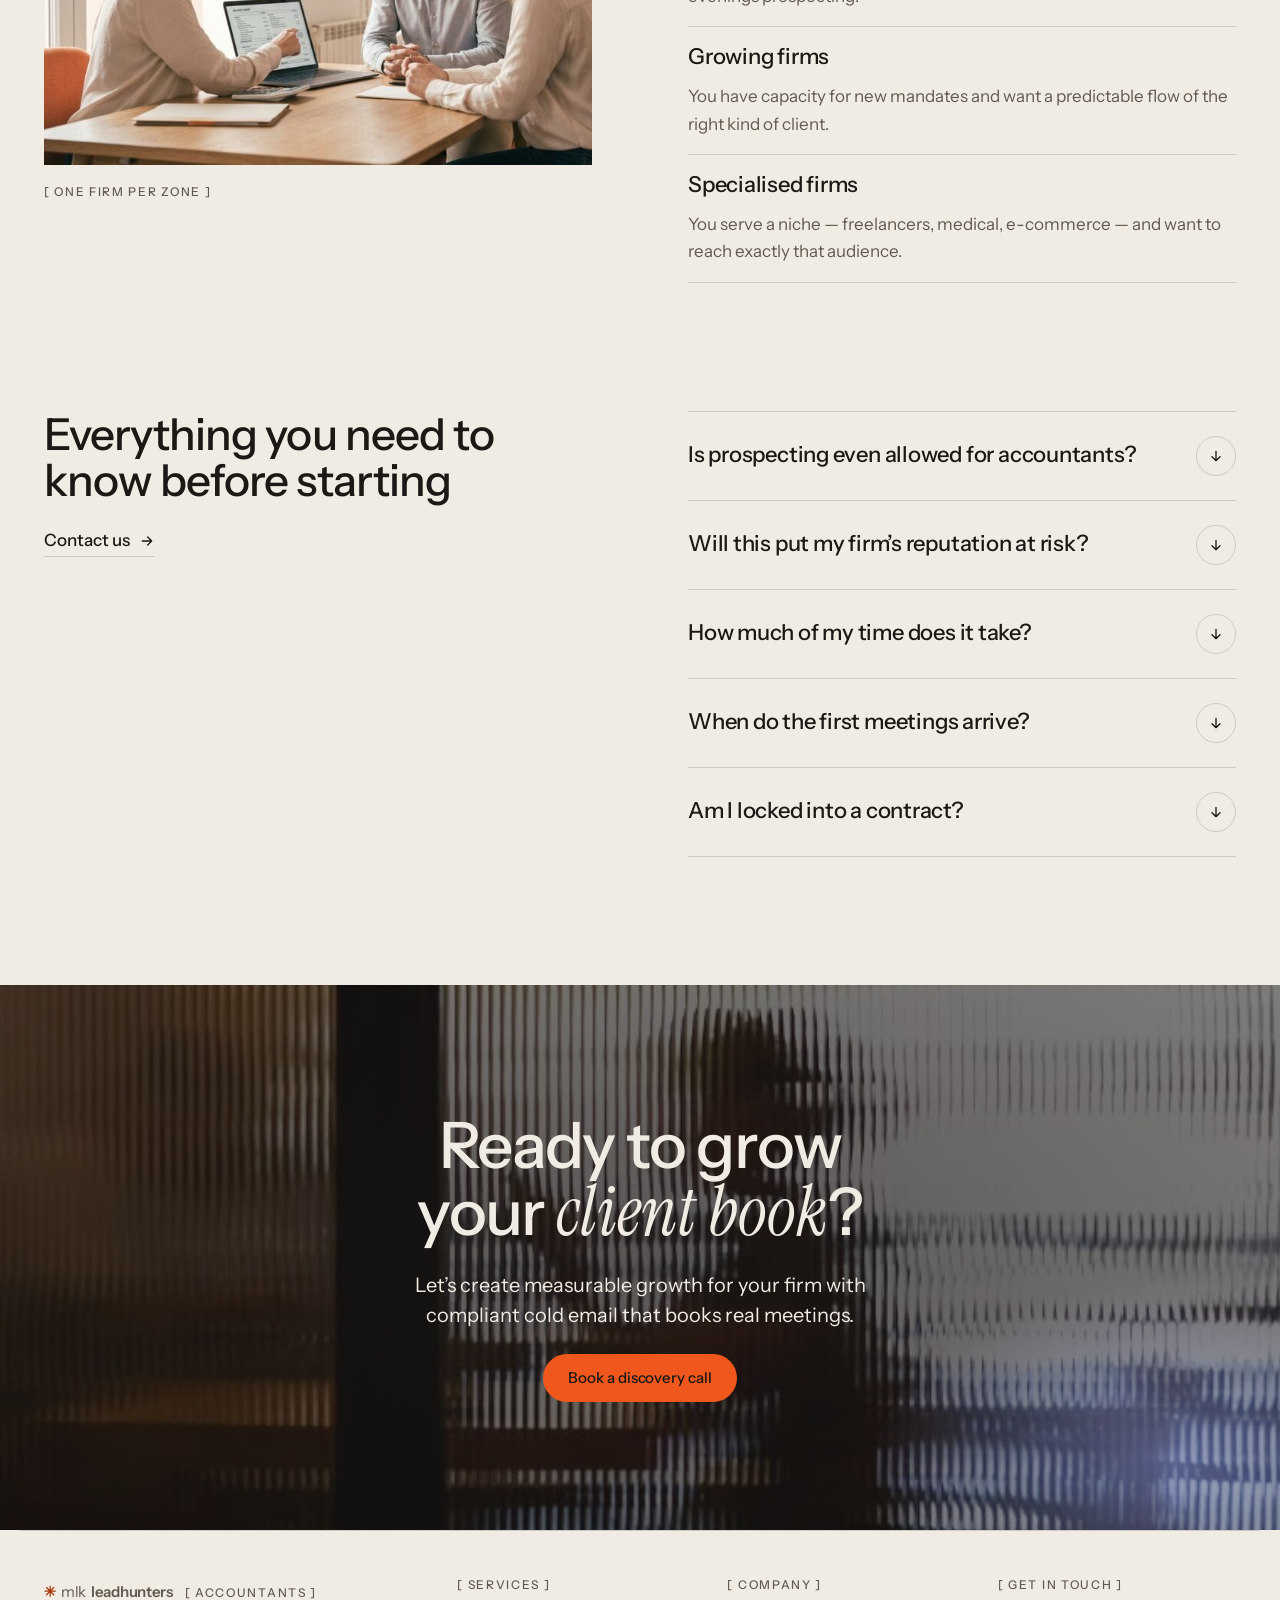
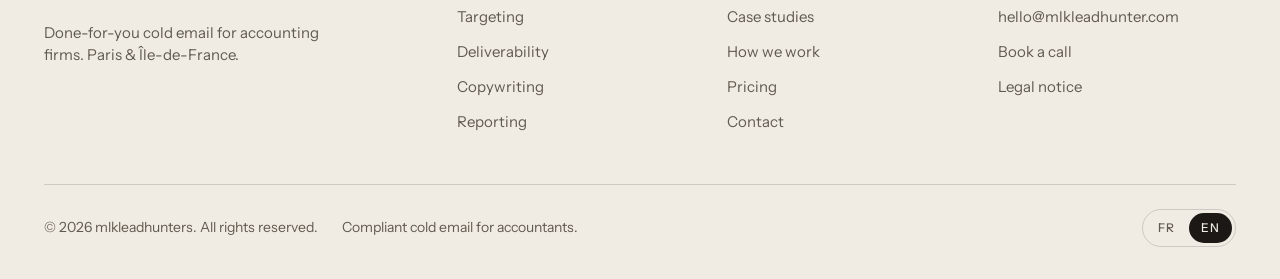
<file: en/how-we-work/index.html>
<!doctype html>
<html lang="en" data-theme="leadhunters">
<head>
<meta charset="utf-8">
<meta name="viewport" content="width=device-width, initial-scale=1">
<title>How we work — mlkleadhunters</title>
<meta name="description" content="From targeting to booked meetings in four steps: verified prospect lists, protected deliverability, compliant copywriting and transparent reporting for accounting firms.">
<link rel="canonical" href="https://mlkleadhunters.fr/en/how-we-work/">
<link rel="alternate" hreflang="fr" href="https://mlkleadhunters.fr/fr/notre-methode/">
<link rel="alternate" hreflang="en" href="https://mlkleadhunters.fr/en/how-we-work/">
<link rel="alternate" hreflang="x-default" href="https://mlkleadhunters.fr/fr/notre-methode/">
<meta property="og:type" content="website">
<meta property="og:site_name" content="mlkleadhunters">
<meta property="og:title" content="How we work — mlkleadhunters">
<meta property="og:description" content="From targeting to booked meetings in four steps: verified prospect lists, protected deliverability, compliant copywriting and transparent reporting for accounting firms.">
<meta property="og:url" content="https://mlkleadhunters.fr/en/how-we-work/">
<meta property="og:image" content="https://mlkleadhunters.fr/assets/img/hero-glass.jpg">
<meta property="og:locale" content="en_GB">
<meta property="og:locale:alternate" content="fr_FR">
<meta name="twitter:card" content="summary_large_image">
<meta name="twitter:title" content="How we work — mlkleadhunters">
<meta name="twitter:description" content="From targeting to booked meetings in four steps: verified prospect lists, protected deliverability, compliant copywriting and transparent reporting for accounting firms.">
<meta name="theme-color" content="#1b1816">
<link rel="icon" href="../../assets/favicon.svg" type="image/svg+xml">
<link rel="apple-touch-icon" href="../../assets/apple-touch-icon.png">
<link rel="preload" as="font" type="font/woff2" href="../../assets/fonts/instrument-sans-latin.woff2" crossorigin>
<link rel="preload" as="font" type="font/woff2" href="../../assets/fonts/instrument-serif-italic-latin.woff2" crossorigin>
<link rel="stylesheet" href="../../assets/css/tokens.css">
<link rel="stylesheet" href="../../assets/css/mk.css">
<script src="../../assets/js/site.js" defer></script>
</head>
<body>
<a class="mk-skip" href="#content">Skip to content</a>

<svg width="0" height="0" aria-hidden="true" focusable="false">
  <defs>
    <filter id="mk-reed" x="0" y="0" width="100%" height="100%" color-interpolation-filters="sRGB">
      <feImage href="data:image/svg+xml;utf8,<svg xmlns='http://www.w3.org/2000/svg' width='28' height='28'><linearGradient id='g' x1='0' y1='0' x2='1' y2='0'><stop offset='0' stop-color='%23000'/><stop offset='1' stop-color='%23fff'/></linearGradient><rect width='28' height='28' fill='url(%23g)'/></svg>" x="0" y="0" width="28" height="28" result="tile"/>
      <feTile in="tile" result="map"/>
      <feColorMatrix in="map" type="matrix" values="1 0 0 0 0  0 0 0 0 0.5  0 0 0 0 0  0 0 0 0 1" result="map2"/>
      <feDisplacementMap in="SourceGraphic" in2="map2" scale="40" xChannelSelector="R" yChannelSelector="G"/>
    </filter>
  </defs>
</svg>

<header class="mk-nav mk-container mk-site-header mk-on-dark">
  <div class="mk-brand">
    <a class="mk-wordmark" href="../" aria-label="mlkleadhunters, home"><svg class="mk-wordmark__glyph" viewBox="0 0 24 24" fill="none" stroke="currentColor" stroke-width="2.4" stroke-linecap="round" aria-hidden="true"><path d="M12 2v20M2 12h20M4.93 4.93l14.14 14.14M19.07 4.93 4.93 19.07"/></svg><span class="mk-wordmark__mlk">mlk</span><span class="mk-wordmark__name">leadhunters</span></a>
    <span class="mk-label">Accountants</span>
  </div>
  <nav aria-label="Main navigation">
    <ul class="mk-nav__links">
      <li><a href="../#services">Services</a></li>
      <li><a href="../#case-studies">Case studies</a></li>
      <li><a href="./" aria-current="page">How we work</a></li>
      <li><a href="../#pricing">Pricing</a></li>
    </ul>
  </nav>
  <div class="mk-nav__end">
    <div class="mk-lang" role="group" aria-label="Language">
      <a class="mk-lang__opt" href="../../fr/notre-methode/" hreflang="fr" lang="fr"><span aria-hidden="true">FR</span><span class="mk-sr">Français</span></a>
      <a class="mk-lang__opt" href="./" hreflang="en" lang="en" aria-current="true">EN</a>
    </div>
    <a class="mk-button mk-button--sm mk-nav__cta" href="../#contact">Book a discovery call</a>
    <details class="mk-menu">
      <summary class="mk-button mk-button--ghost mk-button--sm"><span class="mk-menu__open">Menu</span><span class="mk-menu__close">Close</span></summary>
      <nav class="mk-menu__panel" aria-label="Menu">
        <ul>
          <li><a href="../#services">Services</a></li>
          <li><a href="../#case-studies">Case studies</a></li>
          <li><a href="./" aria-current="page">How we work</a></li>
          <li><a href="../#pricing">Pricing</a></li>
          <li><a href="../#contact">Contact</a></li>
        </ul>
        <div class="mk-menu__lang">
          <div class="mk-lang" role="group" aria-label="Language">
            <a class="mk-lang__opt" href="../../fr/notre-methode/" hreflang="fr" lang="fr"><span aria-hidden="true">FR</span><span class="mk-sr">Français</span></a>
            <a class="mk-lang__opt" href="./" hreflang="en" lang="en" aria-current="true">EN</a>
          </div>
        </div>
      </nav>
    </details>
  </div>
</header>

<main id="content">
<section class="mk-glass mk-on-dark" aria-label="How we work">
  <div class="mk-glass__scene"></div>
  <div class="mk-glass__refract"></div>
  <div class="mk-glass__ribs"></div>
  <div class="mk-glass__daylight"></div>
  <div class="mk-glass__grain"></div>
  <div class="mk-glass__content">

    <div class="mk-container mk-hero mk-hero--page">
      <div class="mk-hero__inner">
        <span class="mk-label mk-label--accent">How we work</span>
        <h1 class="mk-display">A clear process, from targeting to <span class="mk-em">booked meetings</span></h1>
        <p class="mk-lead">Four steps, a few weeks, and your calendar starts filling&nbsp;— here’s exactly what happens once you say go.</p>
        <div class="mk-hero__actions">
          <a class="mk-button" href="../#contact">Book a discovery call</a>
          <a class="mk-button mk-button--ghost" href="#process">See the process</a>
        </div>
      </div>
    </div>
  </div>
</section>


  <section class="mk-section">
    <div class="mk-container mk-statement">
      <span class="mk-label">Overview</span>
      <h2 id="overview-title" class="mk-title">A structured engagement that fills your calendar with qualified prospects&nbsp;— while staying fully within your profession’s code of conduct.</h2>
    </div>
    <div class="mk-container mk-mt-9">
      <div class="mk-head mk-head--label">
        <h2 id="included-title" class="mk-label">What’s included</h2>
      </div>
      <div class="mk-grid mk-grid--2">
        <article class="mk-card mk-card--short">
          <h3 class="mk-heading">Targeting &amp; lists</h3>
          <p class="mk-card__body">We map and verify the local business owners and independents most likely to need a new accountant.</p>
          <div class="mk-card__foot"><a class="mk-link" href="#targeting">See details<span class="mk-sr">: targeting</span><svg viewBox="0 0 24 24" fill="none" stroke="currentColor" stroke-width="2" stroke-linecap="round" stroke-linejoin="round" aria-hidden="true"><path d="M5 12h14M13 6l6 6-6 6"/></svg></a></div>
        </article>
        <article class="mk-card mk-card--short">
          <h3 class="mk-heading">Sending infrastructure</h3>
          <p class="mk-card__body">Dedicated domains, <span class="mk-nowrap">warm-up</span> and full authentication&nbsp;— your main domain is never touched.</p>
          <div class="mk-card__foot"><a class="mk-link" href="#deliverability">See details<span class="mk-sr">: deliverability</span><svg viewBox="0 0 24 24" fill="none" stroke="currentColor" stroke-width="2" stroke-linecap="round" stroke-linejoin="round" aria-hidden="true"><path d="M5 12h14M13 6l6 6-6 6"/></svg></a></div>
        </article>
        <article class="mk-card mk-card--short">
          <h3 class="mk-heading">Compliant sequences</h3>
          <p class="mk-card__body">Sober, <span class="mk-nowrap">non-comparative</span> messages written to your code of conduct. You approve every word.</p>
          <div class="mk-card__foot"><a class="mk-link" href="#copywriting">See details<span class="mk-sr">: copywriting</span><svg viewBox="0 0 24 24" fill="none" stroke="currentColor" stroke-width="2" stroke-linecap="round" stroke-linejoin="round" aria-hidden="true"><path d="M5 12h14M13 6l6 6-6 6"/></svg></a></div>
        </article>
        <article class="mk-card mk-card--short">
          <h3 class="mk-heading">Replies &amp; reporting</h3>
          <p class="mk-card__body">We qualify every response and hand you only the prospects ready to talk, with a clear monthly report.</p>
          <div class="mk-card__foot"><a class="mk-link" href="#reporting">See details<span class="mk-sr">: reporting</span><svg viewBox="0 0 24 24" fill="none" stroke="currentColor" stroke-width="2" stroke-linecap="round" stroke-linejoin="round" aria-hidden="true"><path d="M5 12h14M13 6l6 6-6 6"/></svg></a></div>
        </article>
      </div>
    </div>
  </section>

  <section class="mk-section mk-section--band" id="process">
    <div class="mk-container">
      <div class="mk-head">
        <span class="mk-label">Process</span>
        <h2 id="process-title" class="mk-title">From kickoff to first meetings in four steps</h2>
      </div>
      <ol class="mk-grid mk-grid--4">
        <li class="mk-card">
          <span class="mk-card__step">01</span>
          <h3 class="mk-heading">Kickoff &amp; targeting</h3>
          <p class="mk-card__body">One call to define your ideal clients, your zone and your capacity. We build and verify the list.</p>
          <div class="mk-card__foot"><span class="mk-label">Week 1</span></div>
        </li>
        <li class="mk-card">
          <span class="mk-card__step">02</span>
          <h3 class="mk-heading">Setup &amp; <span class="mk-nowrap">warm-up</span></h3>
          <p class="mk-card__body">Dedicated sending domains configured and warmed so every email lands in the inbox&nbsp;— never spam.</p>
          <div class="mk-card__foot"><span class="mk-label">Weeks 1–3</span></div>
        </li>
        <li class="mk-card">
          <span class="mk-card__step">03</span>
          <h3 class="mk-heading">Sequences &amp; your approval</h3>
          <p class="mk-card__body">We write the <span class="mk-nowrap">3–4</span>&nbsp;message sequence, compliant and in your voice. Nothing is sent until you sign off.</p>
          <div class="mk-card__foot"><span class="mk-label">Week 2</span></div>
        </li>
        <li class="mk-card">
          <span class="mk-card__step">04</span>
          <h3 class="mk-heading">Launch, qualify, hand off</h3>
          <p class="mk-card__body">Campaigns go live. We handle replies, filter the noise and pass you only qualified prospects.</p>
          <div class="mk-card__foot"><span class="mk-label">From week 3</span></div>
        </li>
      </ol>
    </div>
  </section>

  <section class="mk-section">
    <div class="mk-container mk-split">
      <div class="mk-split__text">
        <span class="mk-label">Deliverables</span>
        <h2 id="deliverables-title" class="mk-title">A pipeline you can act on immediately</h2>
        <ul class="mk-ticks">
          <li>Verified prospect list for your zone, refreshed monthly</li>
          <li>Fully configured, protected sending infrastructure</li>
          <li>Approved message sequences in your firm’s voice</li>
          <li>Qualified prospects delivered straight to your inbox</li>
          <li>Monthly report: sends, replies, meetings booked</li>
        </ul>
        <a class="mk-button mk-mt-5" href="../#contact">Book a discovery call</a>
      </div>
      <figure class="mk-figure">
        <img src="../../assets/img/appointment-booking.jpg" srcset="../../assets/img/appointment-booking-720.jpg 720w, ../../assets/img/appointment-booking.jpg 1104w" sizes="(max-width: 900px) 100vw, 600px" width="1104" height="736" alt="A calendar full of appointments on a laptop screen, on a wooden desk." loading="lazy" decoding="async">
        <figcaption><span class="mk-label">Meetings booked</span></figcaption>
      </figure>
    </div>
  </section>

  <div class="mk-section">
    <div class="mk-container">

      <section class="mk-feature mk-split mk-split--rev" id="targeting">
        <div class="mk-split__text">
          <span class="mk-label">Targeting</span>
          <h2 id="targeting-title" class="mk-title">The right 300&nbsp;prospects beat the wrong 3,000</h2>
          <p class="mk-lead">Most outreach fails before a single word is written&nbsp;— because it’s aimed at nobody in particular.</p>
          <p>We start by mapping your actual market: the business owners, independents and professionals in your zone who match the clients you already serve best&nbsp;— and who are most likely to be outgrowing their current accountant. Every contact is verified before launch, so your campaigns never bounce and never guess.</p>
          <ul class="mk-ticks">
            <li>A list built for your firm, your zone, your ideal mandate</li>
            <li>Every address verified&nbsp;— zero bounces, zero wasted sends</li>
            <li>One firm per zone: your prospects are never shared with a competitor</li>
          </ul>
        </div>
        <figure class="mk-figure">
          <img src="../../assets/img/selecting-leads.jpg" srcset="../../assets/img/selecting-leads-720.jpg 720w, ../../assets/img/selecting-leads.jpg 1104w" sizes="(max-width: 900px) 100vw, 600px" width="1104" height="736" alt="An accountant works on her laptop, with binders beside her." loading="lazy" decoding="async">
          <figcaption><span class="mk-label">Verified prospect lists</span></figcaption>
        </figure>
      </section>

      <section class="mk-feature mk-split" id="deliverability">
        <div class="mk-split__text">
          <span class="mk-label">Deliverability</span>
          <h2 id="deliverability-title" class="mk-title">The best email in the world is worthless in a spam folder</h2>
          <p class="mk-lead">Before anything is sent, we build the technical foundation most agencies skip.</p>
          <p>Your campaigns run on dedicated sending domains&nbsp;— warmed up for weeks, fully authenticated (SPF, DKIM, DMARC), and completely separate from your firm’s real domain. Your professional address stays pristine, your reputation stays intact, and your messages land where decisions are made: the primary inbox.</p>
          <ul class="mk-ticks">
            <li>Dedicated domains&nbsp;— your firm’s email address is never exposed</li>
            <li>94% inbox placement, monitored continuously</li>
            <li>Volume kept deliberately low: quality sending, never blasting</li>
          </ul>
        </div>
        <figure class="mk-figure">
          <img src="../../assets/img/cold-emailing.jpg" srcset="../../assets/img/cold-emailing-720.jpg 720w, ../../assets/img/cold-emailing.jpg 1104w" sizes="(max-width: 900px) 100vw, 600px" width="1104" height="736" alt="Hands hold a financial document in front of an open laptop." loading="lazy" decoding="async">
          <figcaption><span class="mk-label">Dedicated domains</span></figcaption>
        </figure>
      </section>

      <section class="mk-feature mk-split mk-split--rev" id="copywriting">
        <div class="mk-split__text">
          <span class="mk-label">Copywriting</span>
          <h2 id="copywriting-title" class="mk-title">Sober enough for your Order. Sharp enough to get replies.</h2>
          <p class="mk-lead">Writing to a business owner about their accounting is a delicate exercise&nbsp;— hype kills trust, and jargon kills interest.</p>
          <p>Every sequence is <span class="mk-nowrap">3–4</span>&nbsp;short, human messages written in your firm’s voice: exact, discreet and non-comparative, as your code of conduct requires&nbsp;— but built around the one thing your prospect actually cares about, their business. No templates recycled across clients. And nothing is ever sent until you’ve approved every word.</p>
          <ul class="mk-ticks">
            <li>Compliant by design: sober, exact, non-comparative</li>
            <li>Written in your voice, about their business&nbsp;— not about you</li>
            <li>You approve every sequence before a single send</li>
          </ul>
        </div>
        <figure class="mk-figure">
          <img src="../../assets/img/copywriting.jpg" srcset="../../assets/img/copywriting-720.jpg 720w, ../../assets/img/copywriting.jpg 1104w" sizes="(max-width: 900px) 100vw, 600px" width="1104" height="736" alt="A hand takes notes in a notebook, next to a steaming cup of coffee." loading="lazy" decoding="async">
          <figcaption><span class="mk-label">Compliant sequences</span></figcaption>
        </figure>
      </section>

      <section class="mk-feature mk-split" id="reporting">
        <div class="mk-split__text">
          <span class="mk-label">Reporting</span>
          <h2 id="reporting-title" class="mk-title">You’ll always know exactly what your investment is doing</h2>
          <p class="mk-lead">No black box, no vanity metrics&nbsp;— just the three numbers that matter.</p>
          <p>Every month you receive a clear report: how many emails were sent, how many replies came back, and how many qualified meetings landed in your calendar. We read the results with you, adjust the targeting and the message, and double down on what works. If something underperforms, you hear it from us first.</p>
          <ul class="mk-ticks">
            <li>Monthly report: sends, replies, meetings&nbsp;— nothing padded</li>
            <li>Continuous adjustment based on real responses</li>
            <li>Direct access to the person running your campaigns</li>
          </ul>
        </div>
        <figure class="mk-figure">
          <img src="../../assets/img/receiving-emails.jpg" srcset="../../assets/img/receiving-emails-720.jpg 720w, ../../assets/img/receiving-emails.jpg 1104w" sizes="(max-width: 900px) 100vw, 600px" width="1104" height="736" alt="Hands check an inbox on a phone, above a wooden desk." loading="lazy" decoding="async">
          <figcaption><span class="mk-label">Monthly report</span></figcaption>
        </figure>
      </section>

    </div>
  </div>

  <section class="mk-section">
    <div class="mk-container mk-split mk-split--rev">
      <div class="mk-split__text">
        <span class="mk-label">Who it’s for</span>
        <h2 id="who-title" class="mk-title">We work with a small number of firms per zone</h2>
        <ul class="mk-rows mk-rows--compact mk-mt-5">
          <li class="mk-row"><h3 class="mk-row__title">Independent practitioners</h3><p class="mk-row__text">You want to grow beyond word of mouth without spending your evenings prospecting.</p></li>
          <li class="mk-row"><h3 class="mk-row__title">Growing firms</h3><p class="mk-row__text">You have capacity for new mandates and want a predictable flow of the right kind of client.</p></li>
          <li class="mk-row"><h3 class="mk-row__title">Specialised firms</h3><p class="mk-row__text">You serve a niche&nbsp;— freelancers, medical, e-commerce&nbsp;— and want to reach exactly that audience.</p></li>
        </ul>
      </div>
      <figure class="mk-figure">
        <img src="../../assets/img/meeting.jpg" srcset="../../assets/img/meeting-720.jpg 720w, ../../assets/img/meeting.jpg 1104w" sizes="(max-width: 900px) 100vw, 600px" width="1104" height="736" alt="Three people talk around a laptop in a bright office." loading="lazy" decoding="async">
        <figcaption><span class="mk-label">One firm per zone</span></figcaption>
      </figure>
    </div>
  </section>

  <section class="mk-section">
    <div class="mk-container mk-split mk-split--top">
      <div class="mk-split__text">
        <h2 id="faq-title" class="mk-title">Everything you need to know before starting</h2>
        <!-- Mobile bar removed: its "Call now" button pointed to a placeholder number (tel:+33000000000). "Contact us" is kept here. -->
        <a class="mk-link" href="../#contact">Contact us <svg viewBox="0 0 24 24" fill="none" stroke="currentColor" stroke-width="2" stroke-linecap="round" stroke-linejoin="round" aria-hidden="true"><path d="M5 12h14M13 6l6 6-6 6"/></svg></a>
      </div>
      <div class="mk-faq">
        <details class="mk-faq__item">
          <summary><span class="mk-faq__q">Is prospecting even allowed for accountants?</span><span class="mk-faq__icon" aria-hidden="true"><svg viewBox="0 0 24 24" fill="none" stroke="currentColor" stroke-width="2" stroke-linecap="round" stroke-linejoin="round"><path d="M5 12h14M13 6l6 6-6 6"/></svg></span></summary>
          <div class="mk-faq__answer"><p>Yes&nbsp;— direct outreach has been permitted for the profession since the 2014&nbsp;decree, provided it stays discreet, exact and non-comparative. That’s precisely how we write: sober, targeted messages, never mass mailing.</p></div>
        </details>
        <details class="mk-faq__item">
          <summary><span class="mk-faq__q">Will this put my firm’s reputation at risk?</span><span class="mk-faq__icon" aria-hidden="true"><svg viewBox="0 0 24 24" fill="none" stroke="currentColor" stroke-width="2" stroke-linecap="round" stroke-linejoin="round"><path d="M5 12h14M13 6l6 6-6 6"/></svg></span></summary>
          <div class="mk-faq__answer"><p>No. Every message is dignified, professional and sent from a dedicated domain&nbsp;— and nothing goes out without your explicit approval.</p></div>
        </details>
        <details class="mk-faq__item">
          <summary><span class="mk-faq__q">How much of my time does it take?</span><span class="mk-faq__icon" aria-hidden="true"><svg viewBox="0 0 24 24" fill="none" stroke="currentColor" stroke-width="2" stroke-linecap="round" stroke-linejoin="round"><path d="M5 12h14M13 6l6 6-6 6"/></svg></span></summary>
          <div class="mk-faq__answer"><p>About an hour for kickoff, then a few minutes to approve sequences. After that, you only spend time on qualified prospects who want to talk.</p></div>
        </details>
        <details class="mk-faq__item">
          <summary><span class="mk-faq__q">When do the first meetings arrive?</span><span class="mk-faq__icon" aria-hidden="true"><svg viewBox="0 0 24 24" fill="none" stroke="currentColor" stroke-width="2" stroke-linecap="round" stroke-linejoin="round"><path d="M5 12h14M13 6l6 6-6 6"/></svg></span></summary>
          <div class="mk-faq__answer"><p>Campaigns go live around week three, after warm-up. Our launch guarantee: qualified meetings in month one, or the next month is on us.</p></div>
        </details>
        <details class="mk-faq__item">
          <summary><span class="mk-faq__q">Am I locked into a contract?</span><span class="mk-faq__icon" aria-hidden="true"><svg viewBox="0 0 24 24" fill="none" stroke="currentColor" stroke-width="2" stroke-linecap="round" stroke-linejoin="round"><path d="M5 12h14M13 6l6 6-6 6"/></svg></span></summary>
          <div class="mk-faq__answer"><p>No lock-in. You can stop at the end of any month.</p></div>
        </details>
      </div>
    </div>
  </section>

  <section class="mk-glass mk-glass--photo mk-cta mk-photo--footer-glass mk-on-dark" aria-labelledby="cta-title">
    <div class="mk-glass__scene"></div>
    <div class="mk-glass__tint"></div>
    <div class="mk-glass__daylight"></div>
    <div class="mk-glass__grain"></div>
    <div class="mk-glass__content mk-container">
      <div class="mk-cta__inner">
        <h2 id="cta-title" class="mk-display">Ready to grow your <span class="mk-em">client book</span>?</h2>
        <p class="mk-lead">Let’s create measurable growth for your firm with compliant cold email that books real meetings.</p>
        <a class="mk-button" href="../#contact">Book a discovery call</a>
      </div>
    </div>
  </section>

</main>

<footer class="mk-footer mk-container">
  <div class="mk-footer__grid">
    <div class="mk-footer__col">
      <div class="mk-brand">
        <a class="mk-wordmark" href="../" aria-label="mlkleadhunters, home"><svg class="mk-wordmark__glyph" viewBox="0 0 24 24" fill="none" stroke="currentColor" stroke-width="2.4" stroke-linecap="round" aria-hidden="true"><path d="M12 2v20M2 12h20M4.93 4.93l14.14 14.14M19.07 4.93 4.93 19.07"/></svg><span class="mk-wordmark__mlk">mlk</span><span class="mk-wordmark__name">leadhunters</span></a>
        <span class="mk-label">Accountants</span>
      </div>
      <p class="mk-footer__desc"><span class="mk-nowrap">Done-for-you</span> cold email for accounting firms. Paris &amp; <span class="mk-nowrap">Île-de-France</span>.</p>
    </div>
    <nav class="mk-footer__col" aria-labelledby="footer-services"><span class="mk-label" id="footer-services">Services</span><ul><li><a href="#targeting">Targeting</a></li><li><a href="#deliverability">Deliverability</a></li><li><a href="#copywriting">Copywriting</a></li><li><a href="#reporting">Reporting</a></li></ul></nav>
    <nav class="mk-footer__col" aria-labelledby="footer-company"><span class="mk-label" id="footer-company">Company</span><ul><li><a href="../#case-studies">Case studies</a></li><li><a href="./" aria-current="page">How we work</a></li><li><a href="../#pricing">Pricing</a></li><li><a href="../#contact">Contact</a></li></ul></nav>
    <div class="mk-footer__col"><span class="mk-label">Get in touch</span><ul><li><a href="mailto:hello@mlkleadhunter.com">hello@mlkleadhunter.com</a></li><li><a href="../#contact">Book a call</a></li><li><a href="../legal-notice/">Legal notice</a></li></ul></div>
  </div>
  <div class="mk-footer__base">
    <div class="mk-footer__legal"><span>© 2026&nbsp;mlkleadhunters. All rights reserved.</span><span>Compliant cold email for accountants.</span></div>
    <div class="mk-lang" role="group" aria-label="Language">
      <a class="mk-lang__opt" href="../../fr/notre-methode/" hreflang="fr" lang="fr"><span aria-hidden="true">FR</span><span class="mk-sr">Français</span></a>
      <a class="mk-lang__opt" href="./" hreflang="en" lang="en" aria-current="true">EN</a>
    </div>
  </div>
</footer>
</body>
</html>
</file>
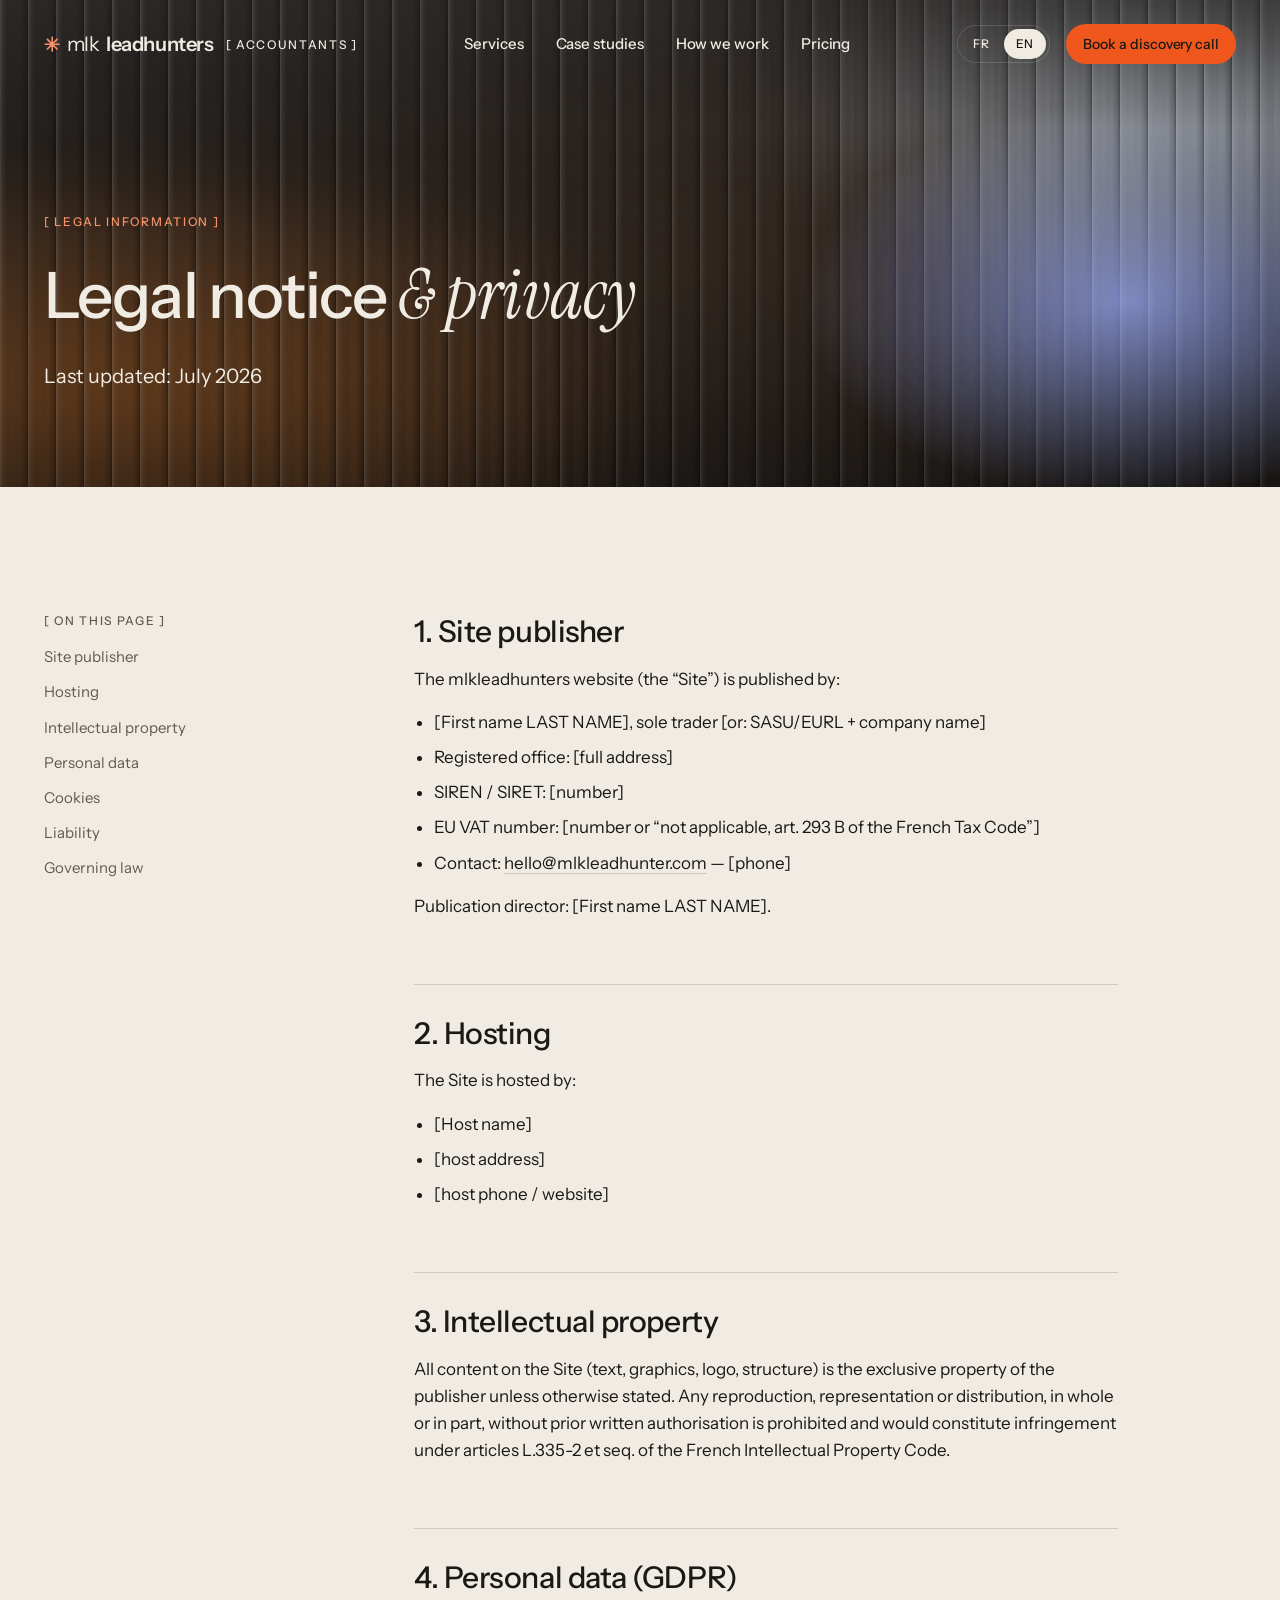
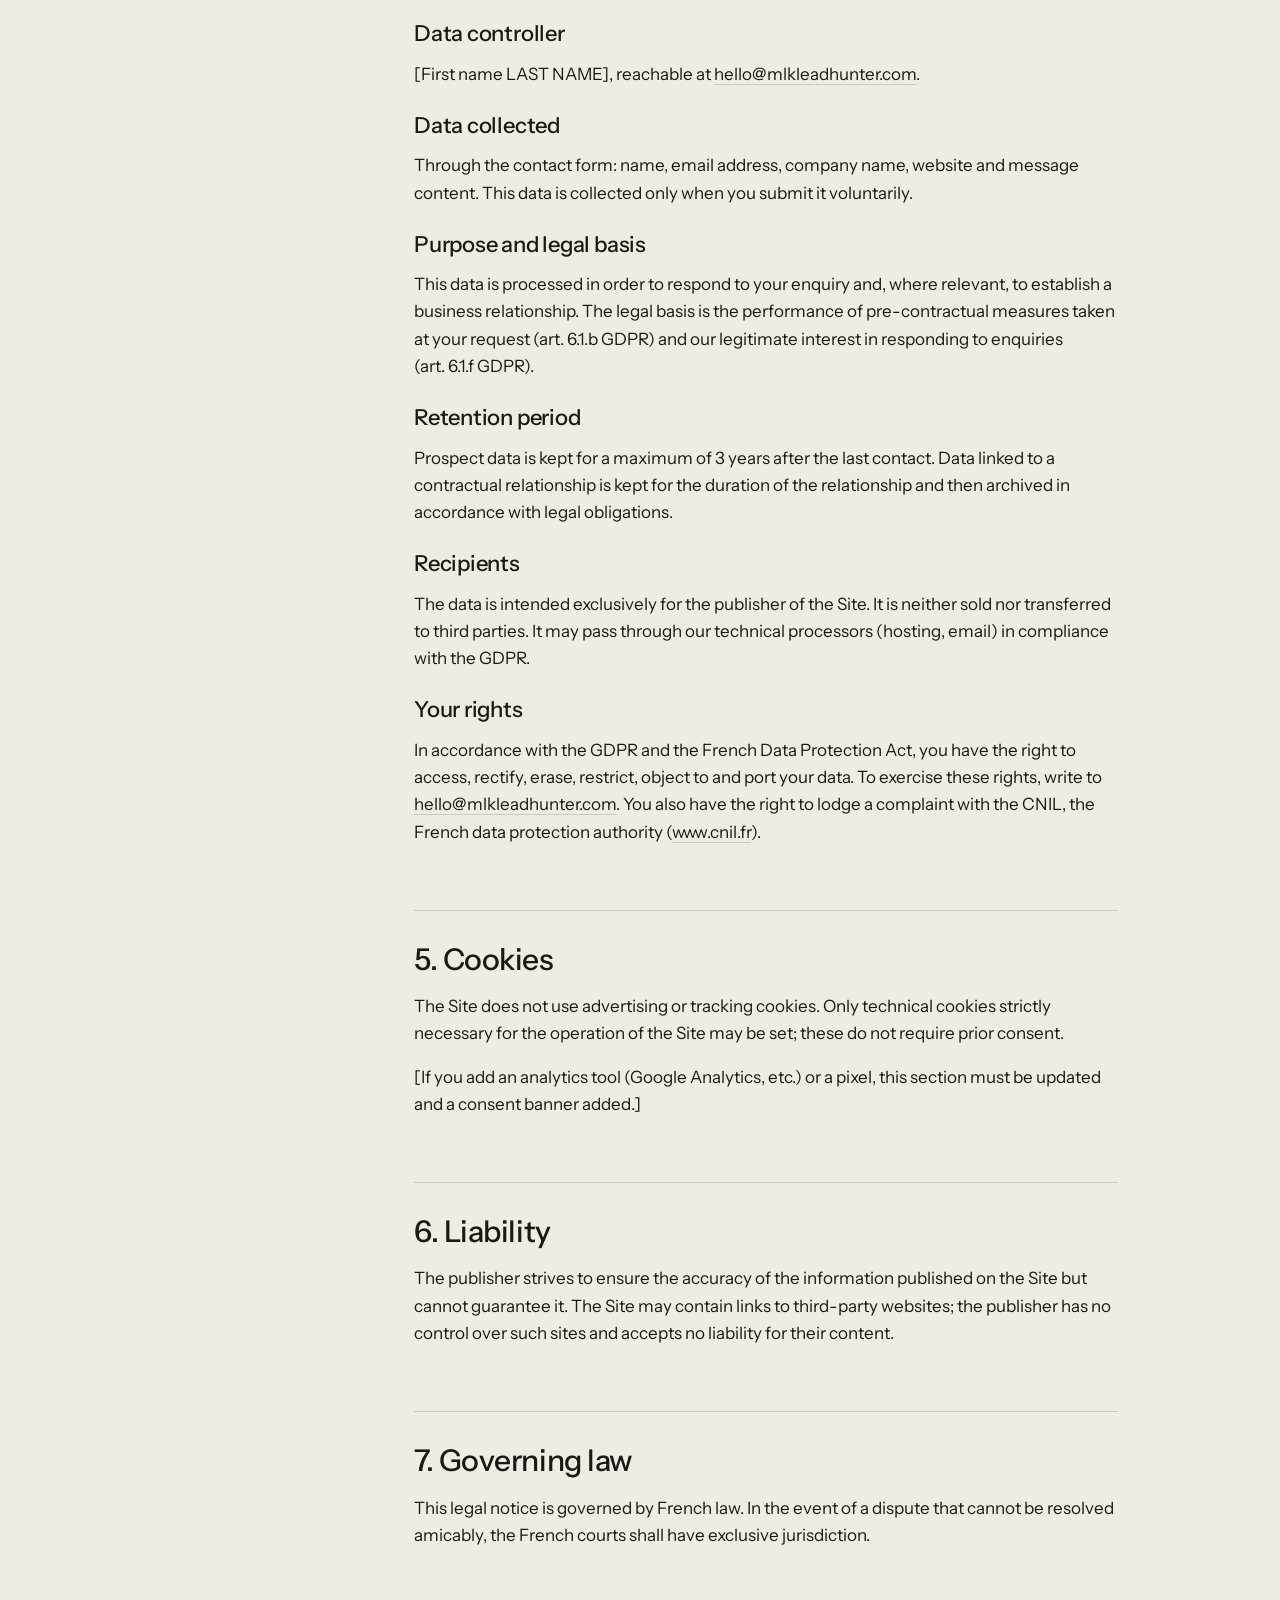
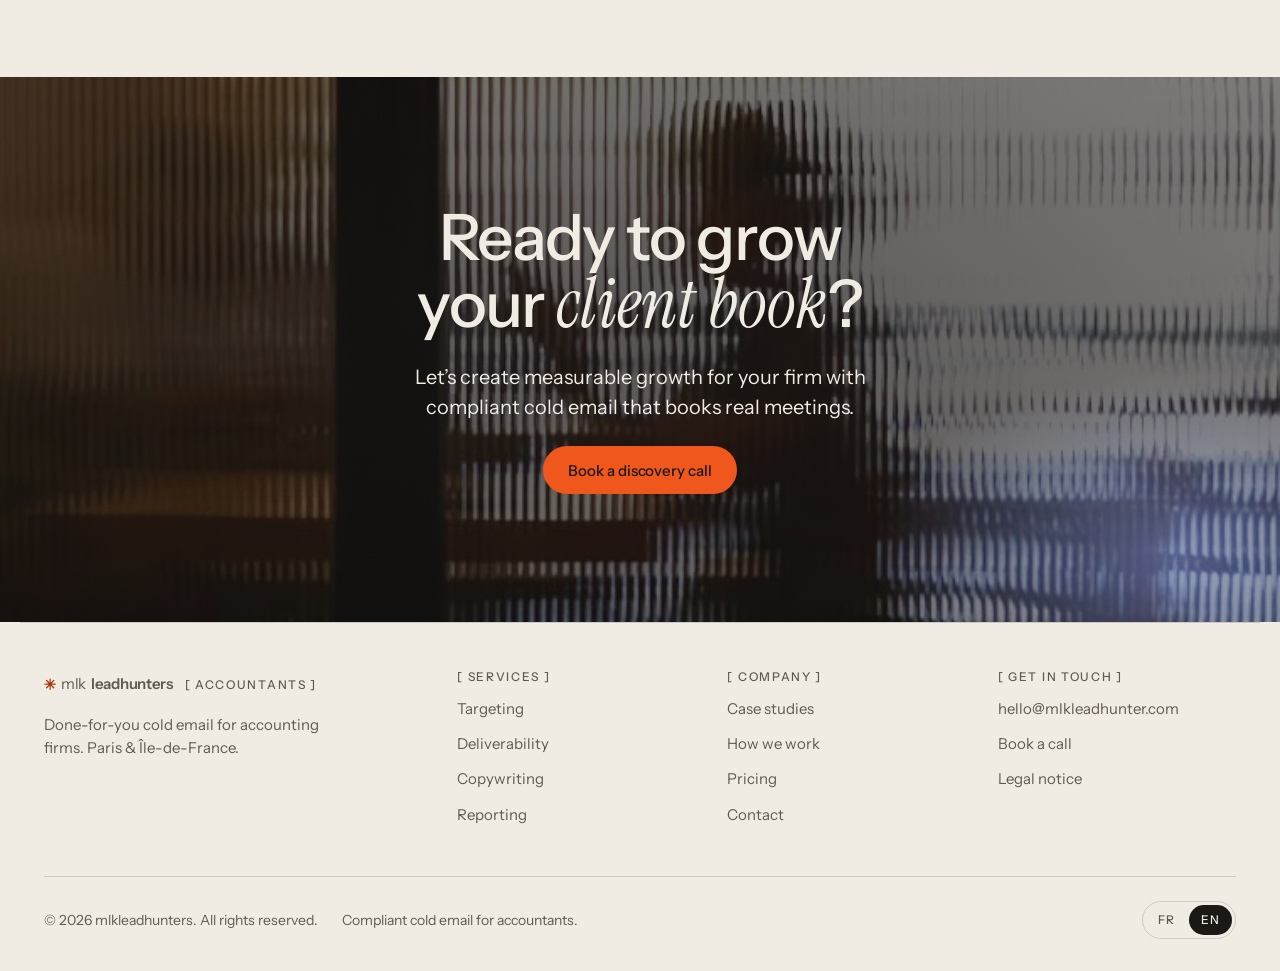
<file: en/legal-notice/index.html>
<!doctype html>
<html lang="en" data-theme="leadhunters">
<head>
<meta charset="utf-8">
<meta name="viewport" content="width=device-width, initial-scale=1">
<title>Legal notice — mlkleadhunters</title>
<meta name="description" content="Legal notice and privacy policy of mlkleadhunters.">
<meta name="robots" content="noindex">
<link rel="canonical" href="https://mlkleadhunters.fr/en/legal-notice/">
<link rel="alternate" hreflang="fr" href="https://mlkleadhunters.fr/fr/mentions-legales/">
<link rel="alternate" hreflang="en" href="https://mlkleadhunters.fr/en/legal-notice/">
<link rel="alternate" hreflang="x-default" href="https://mlkleadhunters.fr/fr/mentions-legales/">
<meta property="og:type" content="website">
<meta property="og:site_name" content="mlkleadhunters">
<meta property="og:title" content="Legal notice — mlkleadhunters">
<meta property="og:description" content="Legal notice and privacy policy of mlkleadhunters.">
<meta property="og:url" content="https://mlkleadhunters.fr/en/legal-notice/">
<meta property="og:image" content="https://mlkleadhunters.fr/assets/img/hero-glass.jpg">
<meta property="og:locale" content="en_GB">
<meta property="og:locale:alternate" content="fr_FR">
<meta name="twitter:card" content="summary_large_image">
<meta name="twitter:title" content="Legal notice — mlkleadhunters">
<meta name="twitter:description" content="Legal notice and privacy policy of mlkleadhunters.">
<meta name="theme-color" content="#1b1816">
<link rel="icon" href="../../assets/favicon.svg" type="image/svg+xml">
<link rel="apple-touch-icon" href="../../assets/apple-touch-icon.png">
<link rel="preload" as="font" type="font/woff2" href="../../assets/fonts/instrument-sans-latin.woff2" crossorigin>
<link rel="preload" as="font" type="font/woff2" href="../../assets/fonts/instrument-serif-italic-latin.woff2" crossorigin>
<link rel="stylesheet" href="../../assets/css/tokens.css">
<link rel="stylesheet" href="../../assets/css/mk.css">
<script src="../../assets/js/site.js" defer></script>
</head>
<body>
<a class="mk-skip" href="#content">Skip to content</a>

<svg width="0" height="0" aria-hidden="true" focusable="false">
  <defs>
    <filter id="mk-reed" x="0" y="0" width="100%" height="100%" color-interpolation-filters="sRGB">
      <feImage href="data:image/svg+xml;utf8,<svg xmlns='http://www.w3.org/2000/svg' width='28' height='28'><linearGradient id='g' x1='0' y1='0' x2='1' y2='0'><stop offset='0' stop-color='%23000'/><stop offset='1' stop-color='%23fff'/></linearGradient><rect width='28' height='28' fill='url(%23g)'/></svg>" x="0" y="0" width="28" height="28" result="tile"/>
      <feTile in="tile" result="map"/>
      <feColorMatrix in="map" type="matrix" values="1 0 0 0 0  0 0 0 0 0.5  0 0 0 0 0  0 0 0 0 1" result="map2"/>
      <feDisplacementMap in="SourceGraphic" in2="map2" scale="40" xChannelSelector="R" yChannelSelector="G"/>
    </filter>
  </defs>
</svg>

<header class="mk-nav mk-container mk-site-header mk-on-dark">
  <div class="mk-brand">
    <a class="mk-wordmark" href="../" aria-label="mlkleadhunters, home"><svg class="mk-wordmark__glyph" viewBox="0 0 24 24" fill="none" stroke="currentColor" stroke-width="2.4" stroke-linecap="round" aria-hidden="true"><path d="M12 2v20M2 12h20M4.93 4.93l14.14 14.14M19.07 4.93 4.93 19.07"/></svg><span class="mk-wordmark__mlk">mlk</span><span class="mk-wordmark__name">leadhunters</span></a>
    <span class="mk-label">Accountants</span>
  </div>
  <nav aria-label="Main navigation">
    <ul class="mk-nav__links">
      <li><a href="../#services">Services</a></li>
      <li><a href="../#case-studies">Case studies</a></li>
      <li><a href="../how-we-work/">How we work</a></li>
      <li><a href="../#pricing">Pricing</a></li>
    </ul>
  </nav>
  <div class="mk-nav__end">
    <div class="mk-lang" role="group" aria-label="Language">
      <a class="mk-lang__opt" href="../../fr/mentions-legales/" hreflang="fr" lang="fr"><span aria-hidden="true">FR</span><span class="mk-sr">Français</span></a>
      <a class="mk-lang__opt" href="./" hreflang="en" lang="en" aria-current="true">EN</a>
    </div>
    <a class="mk-button mk-button--sm mk-nav__cta" href="../#contact">Book a discovery call</a>
    <details class="mk-menu">
      <summary class="mk-button mk-button--ghost mk-button--sm"><span class="mk-menu__open">Menu</span><span class="mk-menu__close">Close</span></summary>
      <nav class="mk-menu__panel" aria-label="Menu">
        <ul>
          <li><a href="../#services">Services</a></li>
          <li><a href="../#case-studies">Case studies</a></li>
          <li><a href="../how-we-work/">How we work</a></li>
          <li><a href="../#pricing">Pricing</a></li>
          <li><a href="../#contact">Contact</a></li>
        </ul>
        <div class="mk-menu__lang">
          <div class="mk-lang" role="group" aria-label="Language">
            <a class="mk-lang__opt" href="../../fr/mentions-legales/" hreflang="fr" lang="fr"><span aria-hidden="true">FR</span><span class="mk-sr">Français</span></a>
            <a class="mk-lang__opt" href="./" hreflang="en" lang="en" aria-current="true">EN</a>
          </div>
        </div>
      </nav>
    </details>
  </div>
</header>

<main id="content">
<section class="mk-glass mk-on-dark" aria-label="Legal notice">
  <div class="mk-glass__scene"></div>
  <div class="mk-glass__refract"></div>
  <div class="mk-glass__ribs"></div>
  <div class="mk-glass__daylight"></div>
  <div class="mk-glass__grain"></div>
  <div class="mk-glass__content">

    <div class="mk-container mk-hero mk-hero--page">
      <div class="mk-hero__inner">
        <span class="mk-label mk-label--accent">Legal information</span>
        <h1 class="mk-display">Legal notice <span class="mk-em">&amp;&nbsp;privacy</span></h1>
        <p class="mk-lead">Last updated: <time datetime="2026-07">July 2026</time></p>
      </div>
    </div>
  </div>
</section>


  <section class="mk-section">
    <div class="mk-container mk-doc">
      <nav class="mk-toc" aria-labelledby="toc-title">
        <span class="mk-label" id="toc-title">On this page</span>
        <ol>
          <li><a href="#editeur">Site publisher</a></li>
          <li><a href="#hebergeur">Hosting</a></li>
          <li><a href="#propriete">Intellectual property</a></li>
          <li><a href="#donnees">Personal data</a></li>
          <li><a href="#cookies">Cookies</a></li>
          <li><a href="#responsabilite">Liability</a></li>
          <li><a href="#droit">Governing law</a></li>
        </ol>
      </nav>

      <article class="mk-prose">
        <!-- To complete before going live: the bracketed fields below (identity, registered office, SIREN, VAT, phone, host) are carried over word for word from the current site. -->
        <section id="editeur">
          <h2 id="editeur-title">1. Site publisher</h2>
          <p>The mlkleadhunters website (the <q>Site</q>) is published by:</p>
          <ul>
            <li>[First name LAST NAME], sole trader [or: SASU/EURL + company name]</li>
            <li>Registered office: [full address]</li>
            <li>SIREN / SIRET: [number]</li>
            <li>EU VAT number: [number or <q>not applicable, art.&nbsp;293&nbsp;B of the French Tax Code</q>]</li>
            <li>Contact: <a href="mailto:hello@mlkleadhunter.com">hello@mlkleadhunter.com</a>&nbsp;— [phone]</li>
          </ul>
          <p>Publication director: [First name LAST NAME].</p>
        </section>

        <!-- The French page already names the host: GitHub, Inc., 88 Colin P. Kelly Jr. Street, San Francisco, CA 94107, pages.github.com. -->
        <section id="hebergeur">
          <h2 id="hebergeur-title">2. Hosting</h2>
          <p>The Site is hosted by:</p>
          <ul>
            <li>[Host name]</li>
            <li>[host address]</li>
            <li>[host phone / website]</li>
          </ul>
        </section>

        <section id="propriete">
          <h2 id="propriete-title">3. Intellectual property</h2>
          <p>All content on the Site (text, graphics, logo, structure) is the exclusive property of the publisher unless otherwise stated. Any reproduction, representation or distribution, in whole or in part, without prior written authorisation is prohibited and would constitute infringement under articles&nbsp;L.335-2 et seq. of the French Intellectual Property Code.</p>
        </section>

        <section id="donnees">
          <h2 id="donnees-title">4. Personal data (GDPR)</h2>
          <h3>Data controller</h3>
          <p>[First name LAST NAME], reachable at <a href="mailto:hello@mlkleadhunter.com">hello@mlkleadhunter.com</a>.</p>

          <h3>Data collected</h3>
          <p>Through the contact form: name, email address, company name, website and message content. This data is collected only when you submit it voluntarily.</p>

          <h3>Purpose and legal basis</h3>
          <p>This data is processed in order to respond to your enquiry and, where relevant, to establish a business relationship. The legal basis is the performance of pre-contractual measures taken at your request (art.&nbsp;6.1.b GDPR) and our legitimate interest in responding to enquiries (art.&nbsp;6.1.f GDPR).</p>

          <h3>Retention period</h3>
          <p>Prospect data is kept for a maximum of 3&nbsp;years after the last contact. Data linked to a contractual relationship is kept for the duration of the relationship and then archived in accordance with legal obligations.</p>

          <h3>Recipients</h3>
          <p>The data is intended exclusively for the publisher of the Site. It is neither sold nor transferred to third parties. It may pass through our technical processors (hosting, email) in compliance with the GDPR.</p>

          <h3>Your rights</h3>
          <p>In accordance with the GDPR and the French Data Protection Act, you have the right to access, rectify, erase, restrict, object to and port your data. To exercise these rights, write to <a href="mailto:hello@mlkleadhunter.com">hello@mlkleadhunter.com</a>. You also have the right to lodge a complaint with the CNIL, the French data protection authority (<a href="https://www.cnil.fr">www.cnil.fr</a>).</p>
        </section>

        <section id="cookies">
          <h2 id="cookies-title">5. Cookies</h2>
          <p>The Site does not use advertising or tracking cookies. Only technical cookies strictly necessary for the operation of the Site may be set; these do not require prior consent.</p>
          <!-- Internal note carried over from the current site, to remove once the section is approved. -->
          <p>[If you add an analytics tool (Google Analytics, etc.) or a pixel, this section must be updated and a consent banner added.]</p>
        </section>

        <section id="responsabilite">
          <h2 id="responsabilite-title">6. Liability</h2>
          <p>The publisher strives to ensure the accuracy of the information published on the Site but cannot guarantee it. The Site may contain links to third-party websites; the publisher has no control over such sites and accepts no liability for their content.</p>
        </section>

        <section id="droit">
          <h2 id="droit-title">7. Governing law</h2>
          <p>This legal notice is governed by French law. In the event of a dispute that cannot be resolved amicably, the French courts shall have exclusive jurisdiction.</p>
        </section>
      </article>
    </div>
  </section>

  <section class="mk-glass mk-glass--photo mk-cta mk-photo--footer-glass mk-on-dark" aria-labelledby="cta-title">
    <div class="mk-glass__scene"></div>
    <div class="mk-glass__tint"></div>
    <div class="mk-glass__daylight"></div>
    <div class="mk-glass__grain"></div>
    <div class="mk-glass__content mk-container">
      <div class="mk-cta__inner">
        <h2 id="cta-title" class="mk-display">Ready to grow your <span class="mk-em">client book</span>?</h2>
        <p class="mk-lead">Let’s create measurable growth for your firm with compliant cold email that books real meetings.</p>
        <a class="mk-button" href="../#contact">Book a discovery call</a>
      </div>
    </div>
  </section>

  <!-- Mobile bar removed: its "Call now" button pointed to a placeholder number (tel:+33000000000). -->
</main>

<footer class="mk-footer mk-container">
  <div class="mk-footer__grid">
    <div class="mk-footer__col">
      <div class="mk-brand">
        <a class="mk-wordmark" href="../" aria-label="mlkleadhunters, home"><svg class="mk-wordmark__glyph" viewBox="0 0 24 24" fill="none" stroke="currentColor" stroke-width="2.4" stroke-linecap="round" aria-hidden="true"><path d="M12 2v20M2 12h20M4.93 4.93l14.14 14.14M19.07 4.93 4.93 19.07"/></svg><span class="mk-wordmark__mlk">mlk</span><span class="mk-wordmark__name">leadhunters</span></a>
        <span class="mk-label">Accountants</span>
      </div>
      <p class="mk-footer__desc"><span class="mk-nowrap">Done-for-you</span> cold email for accounting firms. Paris &amp; <span class="mk-nowrap">Île-de-France</span>.</p>
    </div>
    <nav class="mk-footer__col" aria-labelledby="footer-services"><span class="mk-label" id="footer-services">Services</span><ul><li><a href="../how-we-work/#targeting">Targeting</a></li><li><a href="../how-we-work/#deliverability">Deliverability</a></li><li><a href="../how-we-work/#copywriting">Copywriting</a></li><li><a href="../how-we-work/#reporting">Reporting</a></li></ul></nav>
    <nav class="mk-footer__col" aria-labelledby="footer-company"><span class="mk-label" id="footer-company">Company</span><ul><li><a href="../#case-studies">Case studies</a></li><li><a href="../how-we-work/">How we work</a></li><li><a href="../#pricing">Pricing</a></li><li><a href="../#contact">Contact</a></li></ul></nav>
    <div class="mk-footer__col"><span class="mk-label">Get in touch</span><ul><li><a href="mailto:hello@mlkleadhunter.com">hello@mlkleadhunter.com</a></li><li><a href="../#contact">Book a call</a></li><li><a href="./" aria-current="page">Legal notice</a></li></ul></div>
  </div>
  <div class="mk-footer__base">
    <div class="mk-footer__legal"><span>© 2026&nbsp;mlkleadhunters. All rights reserved.</span><span>Compliant cold email for accountants.</span></div>
    <div class="mk-lang" role="group" aria-label="Language">
      <a class="mk-lang__opt" href="../../fr/mentions-legales/" hreflang="fr" lang="fr"><span aria-hidden="true">FR</span><span class="mk-sr">Français</span></a>
      <a class="mk-lang__opt" href="./" hreflang="en" lang="en" aria-current="true">EN</a>
    </div>
  </div>
</footer>
</body>
</html>
</file>
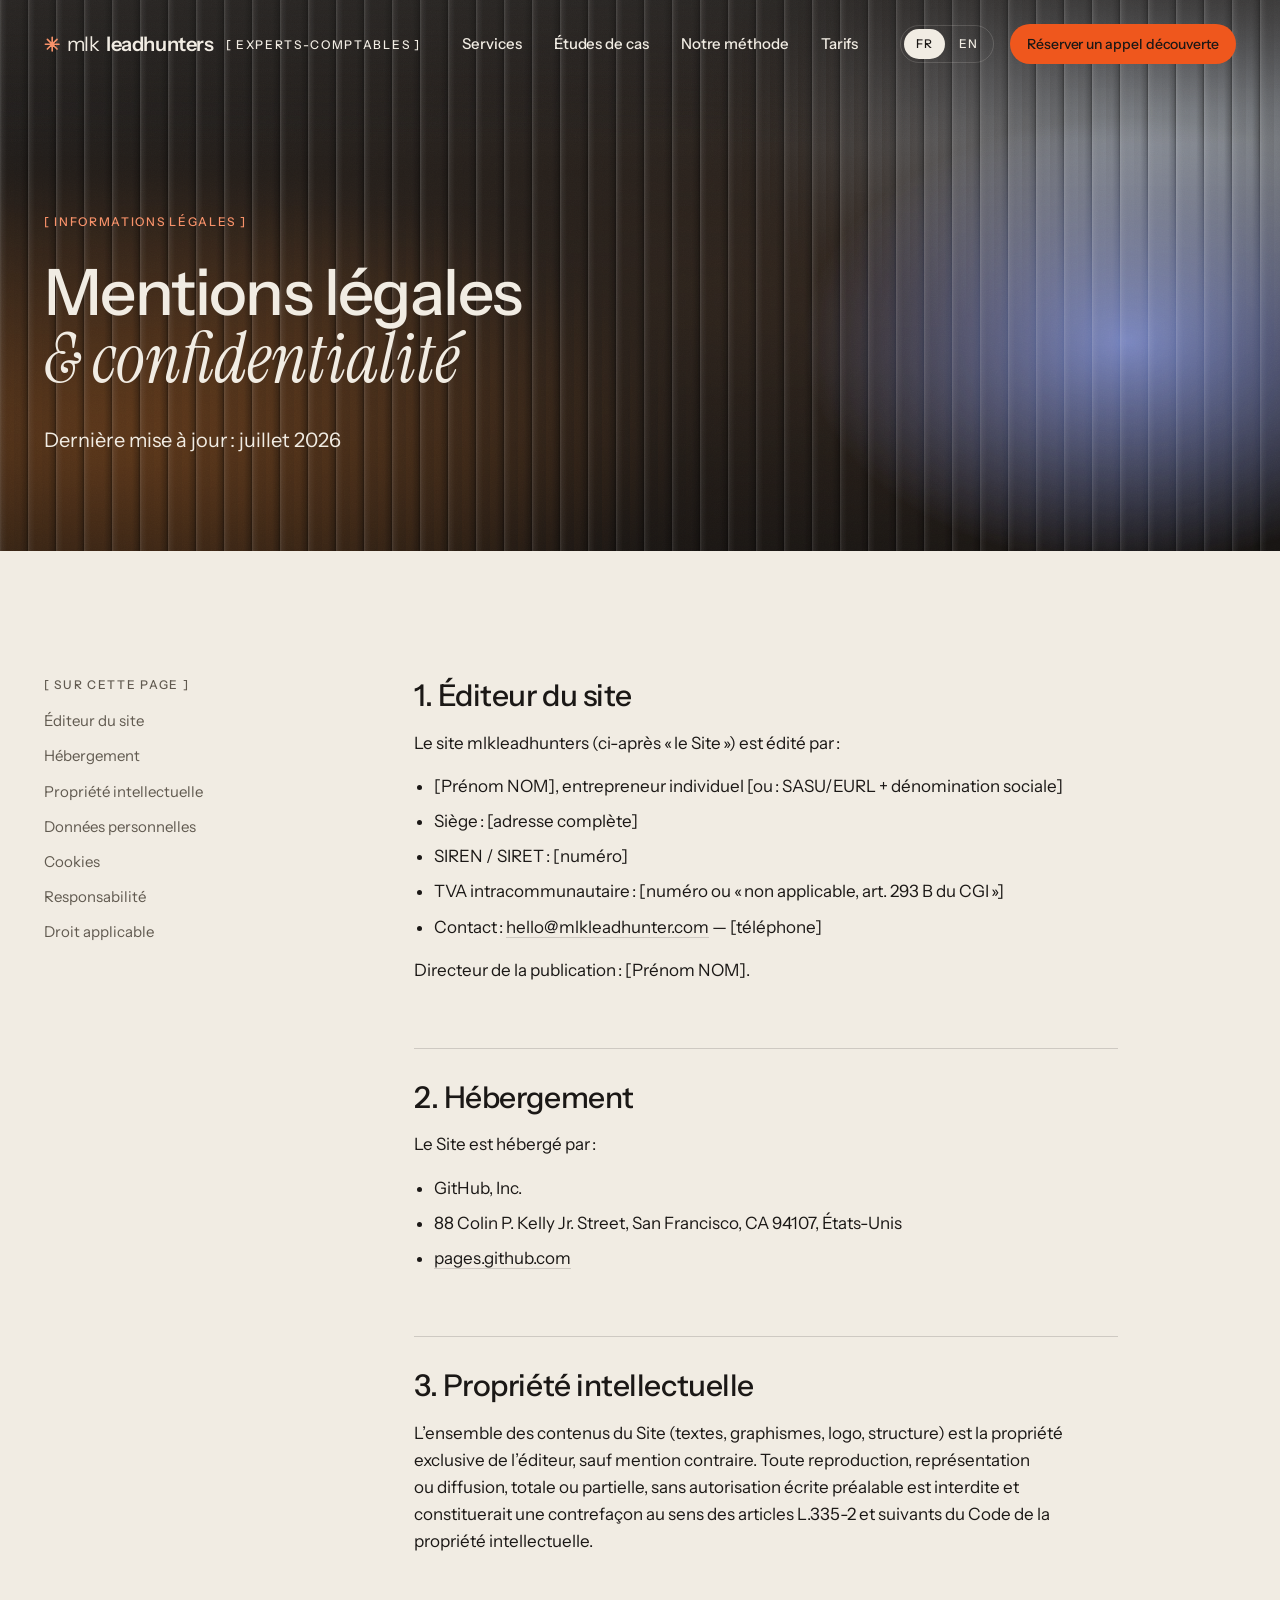
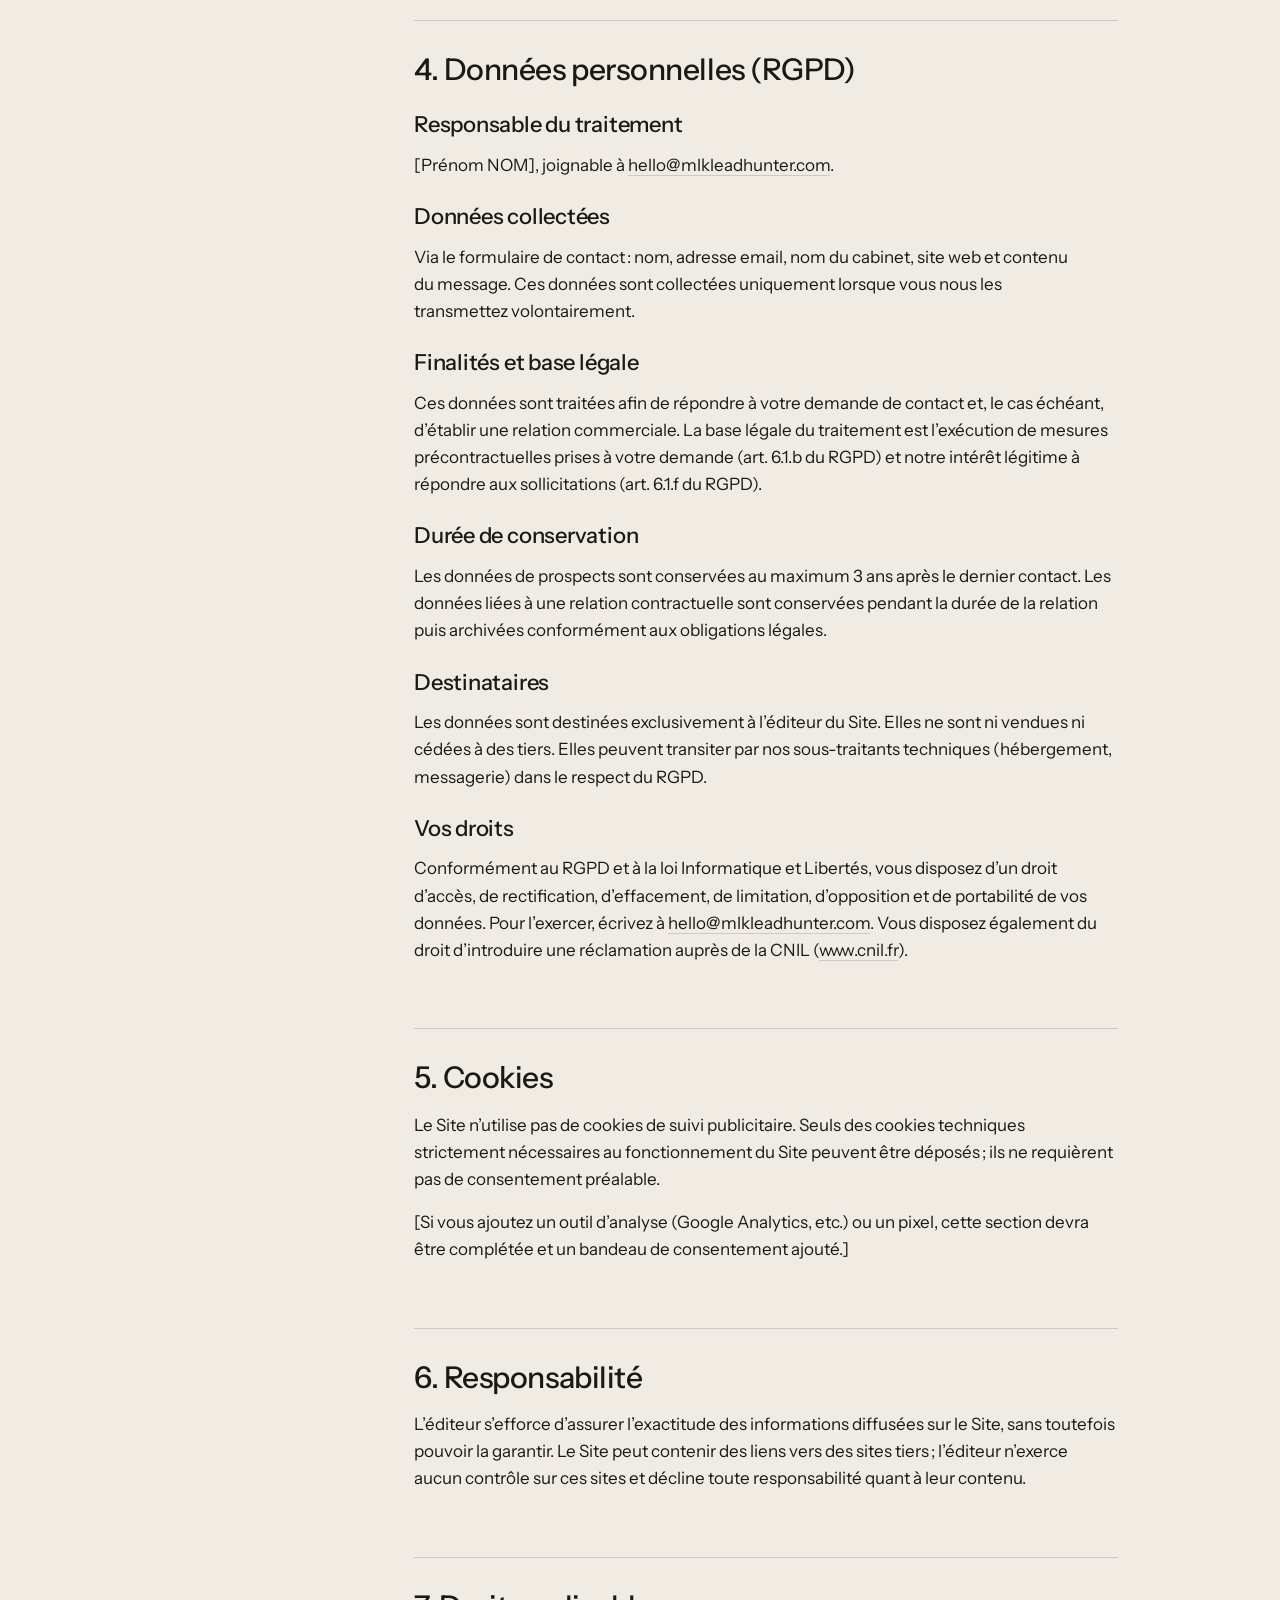
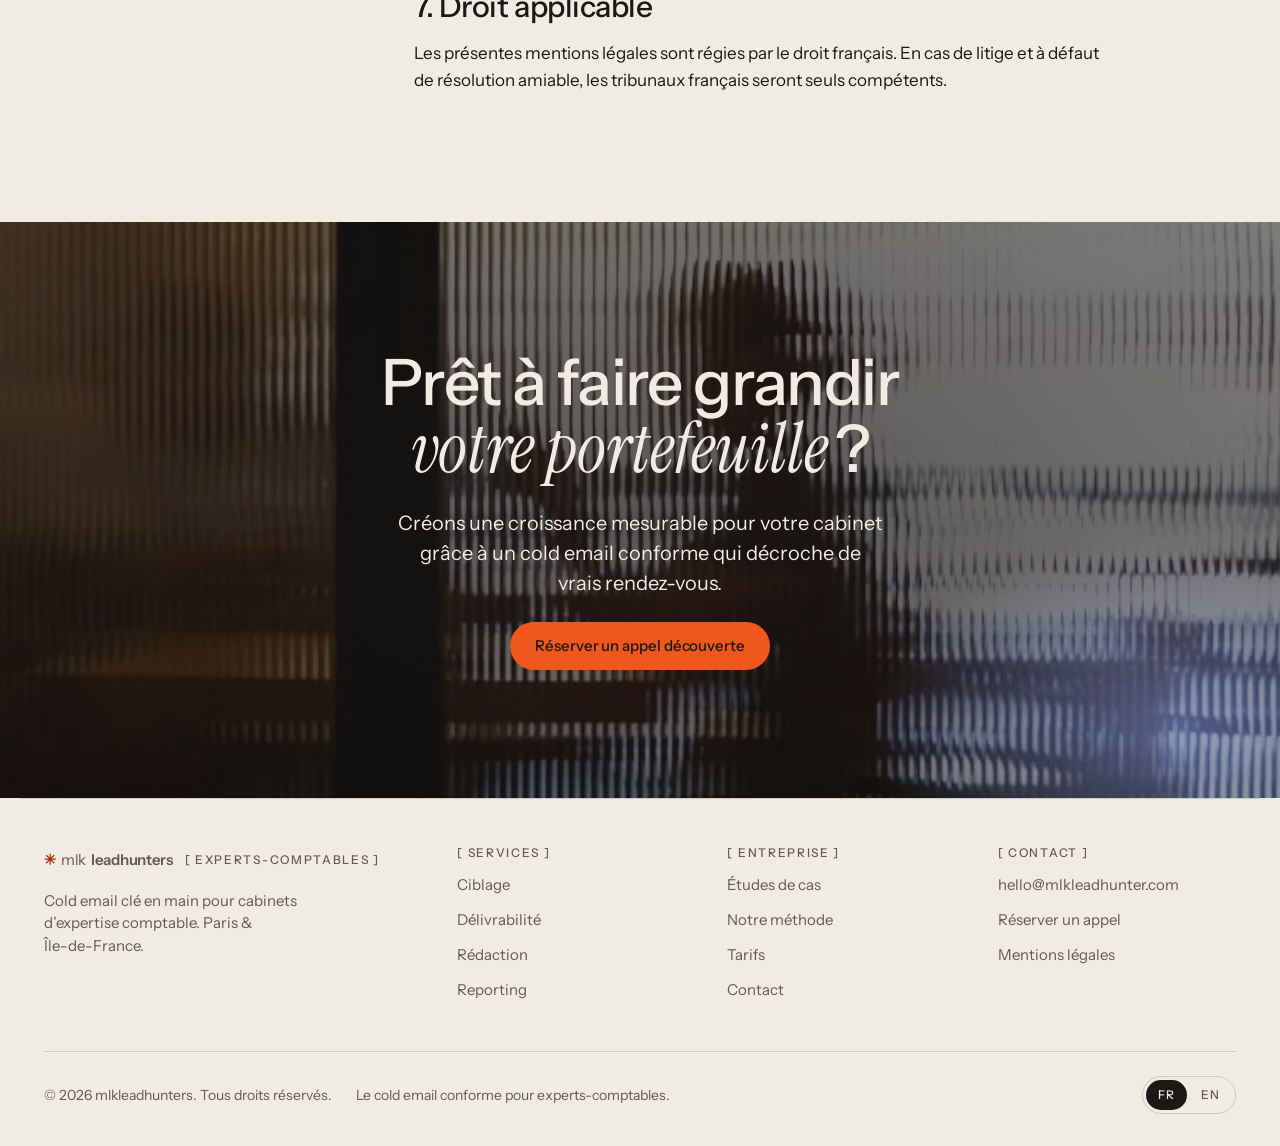
<file: fr/mentions-legales/index.html>
<!doctype html>
<html lang="fr" data-theme="leadhunters">
<head>
<meta charset="utf-8">
<meta name="viewport" content="width=device-width, initial-scale=1">
<title>Mentions légales — mlkleadhunters</title>
<meta name="description" content="Mentions légales et politique de confidentialité de mlkleadhunters.">
<meta name="robots" content="noindex">
<link rel="canonical" href="https://mlkleadhunters.fr/fr/mentions-legales/">
<link rel="alternate" hreflang="fr" href="https://mlkleadhunters.fr/fr/mentions-legales/">
<link rel="alternate" hreflang="en" href="https://mlkleadhunters.fr/en/legal-notice/">
<link rel="alternate" hreflang="x-default" href="https://mlkleadhunters.fr/fr/mentions-legales/">
<meta property="og:type" content="website">
<meta property="og:site_name" content="mlkleadhunters">
<meta property="og:title" content="Mentions légales — mlkleadhunters">
<meta property="og:description" content="Mentions légales et politique de confidentialité de mlkleadhunters.">
<meta property="og:url" content="https://mlkleadhunters.fr/fr/mentions-legales/">
<meta property="og:image" content="https://mlkleadhunters.fr/assets/img/hero-glass.jpg">
<meta property="og:locale" content="fr_FR">
<meta property="og:locale:alternate" content="en_GB">
<meta name="twitter:card" content="summary_large_image">
<meta name="twitter:title" content="Mentions légales — mlkleadhunters">
<meta name="twitter:description" content="Mentions légales et politique de confidentialité de mlkleadhunters.">
<meta name="theme-color" content="#1b1816">
<link rel="icon" href="../../assets/favicon.svg" type="image/svg+xml">
<link rel="apple-touch-icon" href="../../assets/apple-touch-icon.png">
<link rel="preload" as="font" type="font/woff2" href="../../assets/fonts/instrument-sans-latin.woff2" crossorigin>
<link rel="preload" as="font" type="font/woff2" href="../../assets/fonts/instrument-serif-italic-latin.woff2" crossorigin>
<link rel="stylesheet" href="../../assets/css/tokens.css">
<link rel="stylesheet" href="../../assets/css/mk.css">
<script src="../../assets/js/site.js" defer></script>
</head>
<body>
<a class="mk-skip" href="#contenu">Aller au contenu</a>

<svg width="0" height="0" aria-hidden="true" focusable="false">
  <defs>
    <filter id="mk-reed" x="0" y="0" width="100%" height="100%" color-interpolation-filters="sRGB">
      <feImage href="data:image/svg+xml;utf8,<svg xmlns='http://www.w3.org/2000/svg' width='28' height='28'><linearGradient id='g' x1='0' y1='0' x2='1' y2='0'><stop offset='0' stop-color='%23000'/><stop offset='1' stop-color='%23fff'/></linearGradient><rect width='28' height='28' fill='url(%23g)'/></svg>" x="0" y="0" width="28" height="28" result="tile"/>
      <feTile in="tile" result="map"/>
      <feColorMatrix in="map" type="matrix" values="1 0 0 0 0  0 0 0 0 0.5  0 0 0 0 0  0 0 0 0 1" result="map2"/>
      <feDisplacementMap in="SourceGraphic" in2="map2" scale="40" xChannelSelector="R" yChannelSelector="G"/>
    </filter>
  </defs>
</svg>

<header class="mk-nav mk-container mk-site-header mk-on-dark">
  <div class="mk-brand">
    <a class="mk-wordmark" href="../" aria-label="mlkleadhunters, accueil"><svg class="mk-wordmark__glyph" viewBox="0 0 24 24" fill="none" stroke="currentColor" stroke-width="2.4" stroke-linecap="round" aria-hidden="true"><path d="M12 2v20M2 12h20M4.93 4.93l14.14 14.14M19.07 4.93 4.93 19.07"/></svg><span class="mk-wordmark__mlk">mlk</span><span class="mk-wordmark__name">leadhunters</span></a>
    <span class="mk-label">Experts-comptables</span>
  </div>
  <nav aria-label="Navigation principale">
    <ul class="mk-nav__links">
      <li><a href="../#services">Services</a></li>
      <li><a href="../#etudes-de-cas">Études de cas</a></li>
      <li><a href="../notre-methode/">Notre méthode</a></li>
      <li><a href="../#tarifs">Tarifs</a></li>
    </ul>
  </nav>
  <div class="mk-nav__end">
    <div class="mk-lang" role="group" aria-label="Langue">
      <a class="mk-lang__opt" href="./" hreflang="fr" lang="fr" aria-current="true">FR</a>
      <a class="mk-lang__opt" href="../../en/legal-notice/" hreflang="en" lang="en"><span aria-hidden="true">EN</span><span class="mk-sr">English</span></a>
    </div>
    <a class="mk-button mk-button--sm mk-nav__cta" href="../#contact">Réserver un appel découverte</a>
    <details class="mk-menu">
      <summary class="mk-button mk-button--ghost mk-button--sm"><span class="mk-menu__open">Menu</span><span class="mk-menu__close">Fermer</span></summary>
      <nav class="mk-menu__panel" aria-label="Menu">
        <ul>
          <li><a href="../#services">Services</a></li>
          <li><a href="../#etudes-de-cas">Études de cas</a></li>
          <li><a href="../notre-methode/">Notre méthode</a></li>
          <li><a href="../#tarifs">Tarifs</a></li>
          <li><a href="../#contact">Contact</a></li>
        </ul>
        <div class="mk-menu__lang">
          <div class="mk-lang" role="group" aria-label="Langue">
            <a class="mk-lang__opt" href="./" hreflang="fr" lang="fr" aria-current="true">FR</a>
            <a class="mk-lang__opt" href="../../en/legal-notice/" hreflang="en" lang="en"><span aria-hidden="true">EN</span><span class="mk-sr">English</span></a>
          </div>
        </div>
      </nav>
    </details>
  </div>
</header>

<main id="contenu">
<section class="mk-glass mk-on-dark" aria-label="Mentions légales">
  <div class="mk-glass__scene"></div>
  <div class="mk-glass__refract"></div>
  <div class="mk-glass__ribs"></div>
  <div class="mk-glass__daylight"></div>
  <div class="mk-glass__grain"></div>
  <div class="mk-glass__content">

    <div class="mk-container mk-hero mk-hero--page">
      <div class="mk-hero__inner">
        <span class="mk-label mk-label--accent">Informations légales</span>
        <h1 class="mk-display">Mentions légales <span class="mk-em">&amp;&nbsp;confidentialité</span></h1>
        <p class="mk-lead">Dernière mise à jour&#8239;: <time datetime="2026-07">juillet 2026</time></p>
      </div>
    </div>
  </div>
</section>


  <section class="mk-section">
    <div class="mk-container mk-doc">
      <nav class="mk-toc" aria-labelledby="toc-titre">
        <span class="mk-label" id="toc-titre">Sur cette page</span>
        <ol>
          <li><a href="#editeur">Éditeur du site</a></li>
          <li><a href="#hebergeur">Hébergement</a></li>
          <li><a href="#propriete">Propriété intellectuelle</a></li>
          <li><a href="#donnees">Données personnelles</a></li>
          <li><a href="#cookies">Cookies</a></li>
          <li><a href="#responsabilite">Responsabilité</a></li>
          <li><a href="#droit">Droit applicable</a></li>
        </ol>
      </nav>

      <article class="mk-prose">
        <!-- À compléter avant la mise en ligne : les champs entre crochets ci-dessous (identité, siège, SIREN, TVA, téléphone) sont repris tels quels du site actuel. -->
        <section id="editeur">
          <h2 id="editeur-titre">1. Éditeur du site</h2>
          <p>Le site mlkleadhunters (ci-après <q>le Site</q>) est édité par&#8239;:</p>
          <ul>
            <li>[Prénom NOM], entrepreneur individuel [ou&#8239;: SASU/EURL + dénomination sociale]</li>
            <li>Siège&#8239;: [adresse complète]</li>
            <li>SIREN / SIRET&#8239;: [numéro]</li>
            <li>TVA intracommunautaire&#8239;: [numéro ou <q>non applicable, art.&nbsp;293&nbsp;B du CGI</q>]</li>
            <li>Contact&#8239;: <a href="mailto:hello@mlkleadhunter.com">hello@mlkleadhunter.com</a>&nbsp;— [téléphone]</li>
          </ul>
          <p>Directeur de la publication&#8239;: [Prénom NOM].</p>
        </section>

        <section id="hebergeur">
          <h2 id="hebergeur-titre">2. Hébergement</h2>
          <p>Le Site est hébergé par&#8239;:</p>
          <ul>
            <li>GitHub, Inc.</li>
            <li>88 Colin P. Kelly Jr. Street, San Francisco, CA 94107, États-Unis</li>
            <li><a href="https://pages.github.com">pages.github.com</a></li>
          </ul>
        </section>

        <section id="propriete">
          <h2 id="propriete-titre">3. Propriété intellectuelle</h2>
          <p>L’ensemble des contenus du Site (textes, graphismes, logo, structure) est la propriété exclusive de l’éditeur, sauf mention contraire. Toute reproduction, représentation ou diffusion, totale ou partielle, sans autorisation écrite préalable est interdite et constituerait une contrefaçon au sens des articles&nbsp;L.335-2 et suivants du Code de la propriété intellectuelle.</p>
        </section>

        <section id="donnees">
          <h2 id="donnees-titre">4. Données personnelles (RGPD)</h2>
          <h3>Responsable du traitement</h3>
          <p>[Prénom NOM], joignable à <a href="mailto:hello@mlkleadhunter.com">hello@mlkleadhunter.com</a>.</p>

          <h3>Données collectées</h3>
          <p>Via le formulaire de contact&#8239;: nom, adresse email, nom du cabinet, site web et contenu du message. Ces données sont collectées uniquement lorsque vous nous les transmettez volontairement.</p>

          <h3>Finalités et base légale</h3>
          <p>Ces données sont traitées afin de répondre à votre demande de contact et, le cas échéant, d’établir une relation commerciale. La base légale du traitement est l’exécution de mesures précontractuelles prises à votre demande (art.&nbsp;6.1.b du RGPD) et notre intérêt légitime à répondre aux sollicitations (art.&nbsp;6.1.f du RGPD).</p>

          <h3>Durée de conservation</h3>
          <p>Les données de prospects sont conservées au maximum 3&nbsp;ans après le dernier contact. Les données liées à une relation contractuelle sont conservées pendant la durée de la relation puis archivées conformément aux obligations légales.</p>

          <h3>Destinataires</h3>
          <p>Les données sont destinées exclusivement à l’éditeur du Site. Elles ne sont ni vendues ni cédées à des tiers. Elles peuvent transiter par nos sous-traitants techniques (hébergement, messagerie) dans le respect du RGPD.</p>

          <h3>Vos droits</h3>
          <p>Conformément au RGPD et à la loi Informatique et Libertés, vous disposez d’un droit d’accès, de rectification, d’effacement, de limitation, d’opposition et de portabilité de vos données. Pour l’exercer, écrivez à <a href="mailto:hello@mlkleadhunter.com">hello@mlkleadhunter.com</a>. Vous disposez également du droit d’introduire une réclamation auprès de la CNIL (<a href="https://www.cnil.fr">www.cnil.fr</a>).</p>
        </section>

        <section id="cookies">
          <h2 id="cookies-titre">5. Cookies</h2>
          <p>Le Site n’utilise pas de cookies de suivi publicitaire. Seuls des cookies techniques strictement nécessaires au fonctionnement du Site peuvent être déposés&#8239;; ils ne requièrent pas de consentement préalable.</p>
          <!-- Note interne reprise du site actuel, à retirer une fois la section validée. -->
          <p>[Si vous ajoutez un outil d’analyse (Google Analytics, etc.) ou un pixel, cette section devra être complétée et un bandeau de consentement ajouté.]</p>
        </section>

        <section id="responsabilite">
          <h2 id="responsabilite-titre">6. Responsabilité</h2>
          <p>L’éditeur s’efforce d’assurer l’exactitude des informations diffusées sur le Site, sans toutefois pouvoir la garantir. Le Site peut contenir des liens vers des sites tiers&#8239;; l’éditeur n’exerce aucun contrôle sur ces sites et décline toute responsabilité quant à leur contenu.</p>
        </section>

        <section id="droit">
          <h2 id="droit-titre">7. Droit applicable</h2>
          <p>Les présentes mentions légales sont régies par le droit français. En cas de litige et à défaut de résolution amiable, les tribunaux français seront seuls compétents.</p>
        </section>
      </article>
    </div>
  </section>

  <section class="mk-glass mk-glass--photo mk-cta mk-photo--footer-glass mk-on-dark" aria-labelledby="cta-titre">
    <div class="mk-glass__scene"></div>
    <div class="mk-glass__tint"></div>
    <div class="mk-glass__daylight"></div>
    <div class="mk-glass__grain"></div>
    <div class="mk-glass__content mk-container">
      <div class="mk-cta__inner">
        <h2 id="cta-titre" class="mk-display">Prêt à faire grandir <span class="mk-em">votre portefeuille</span>&#8239;?</h2>
        <p class="mk-lead">Créons une croissance mesurable pour votre cabinet grâce à un cold email conforme qui décroche de vrais <span class="mk-nowrap">rendez-vous</span>.</p>
        <a class="mk-button" href="../#contact">Réserver un appel découverte</a>
      </div>
    </div>
  </section>

  <!-- Barre mobile retirée : son bouton « Appeler » pointait vers un numéro provisoire (tel:+33000000000). -->
</main>

<footer class="mk-footer mk-container">
  <div class="mk-footer__grid">
    <div class="mk-footer__col">
      <div class="mk-brand">
        <a class="mk-wordmark" href="../" aria-label="mlkleadhunters, accueil"><svg class="mk-wordmark__glyph" viewBox="0 0 24 24" fill="none" stroke="currentColor" stroke-width="2.4" stroke-linecap="round" aria-hidden="true"><path d="M12 2v20M2 12h20M4.93 4.93l14.14 14.14M19.07 4.93 4.93 19.07"/></svg><span class="mk-wordmark__mlk">mlk</span><span class="mk-wordmark__name">leadhunters</span></a>
        <span class="mk-label">Experts-comptables</span>
      </div>
      <p class="mk-footer__desc">Cold email clé en main pour cabinets d’expertise comptable. Paris &amp; <span class="mk-nowrap">Île-de-France</span>.</p>
    </div>
    <nav class="mk-footer__col" aria-labelledby="pied-services"><span class="mk-label" id="pied-services">Services</span><ul><li><a href="../notre-methode/#ciblage">Ciblage</a></li><li><a href="../notre-methode/#delivrabilite">Délivrabilité</a></li><li><a href="../notre-methode/#redaction">Rédaction</a></li><li><a href="../notre-methode/#reporting">Reporting</a></li></ul></nav>
    <nav class="mk-footer__col" aria-labelledby="pied-entreprise"><span class="mk-label" id="pied-entreprise">Entreprise</span><ul><li><a href="../#etudes-de-cas">Études de cas</a></li><li><a href="../notre-methode/">Notre méthode</a></li><li><a href="../#tarifs">Tarifs</a></li><li><a href="../#contact">Contact</a></li></ul></nav>
    <div class="mk-footer__col"><span class="mk-label">Contact</span><ul><li><a href="mailto:hello@mlkleadhunter.com">hello@mlkleadhunter.com</a></li><li><a href="../#contact">Réserver un appel</a></li><li><a href="./" aria-current="page">Mentions légales</a></li></ul></div>
  </div>
  <div class="mk-footer__base">
    <div class="mk-footer__legal"><span>© 2026&nbsp;mlkleadhunters. Tous droits réservés.</span><span>Le cold email conforme pour experts-comptables.</span></div>
    <div class="mk-lang" role="group" aria-label="Langue">
      <a class="mk-lang__opt" href="./" hreflang="fr" lang="fr" aria-current="true">FR</a>
      <a class="mk-lang__opt" href="../../en/legal-notice/" hreflang="en" lang="en"><span aria-hidden="true">EN</span><span class="mk-sr">English</span></a>
    </div>
  </div>
</footer>
</body>
</html>
</file>
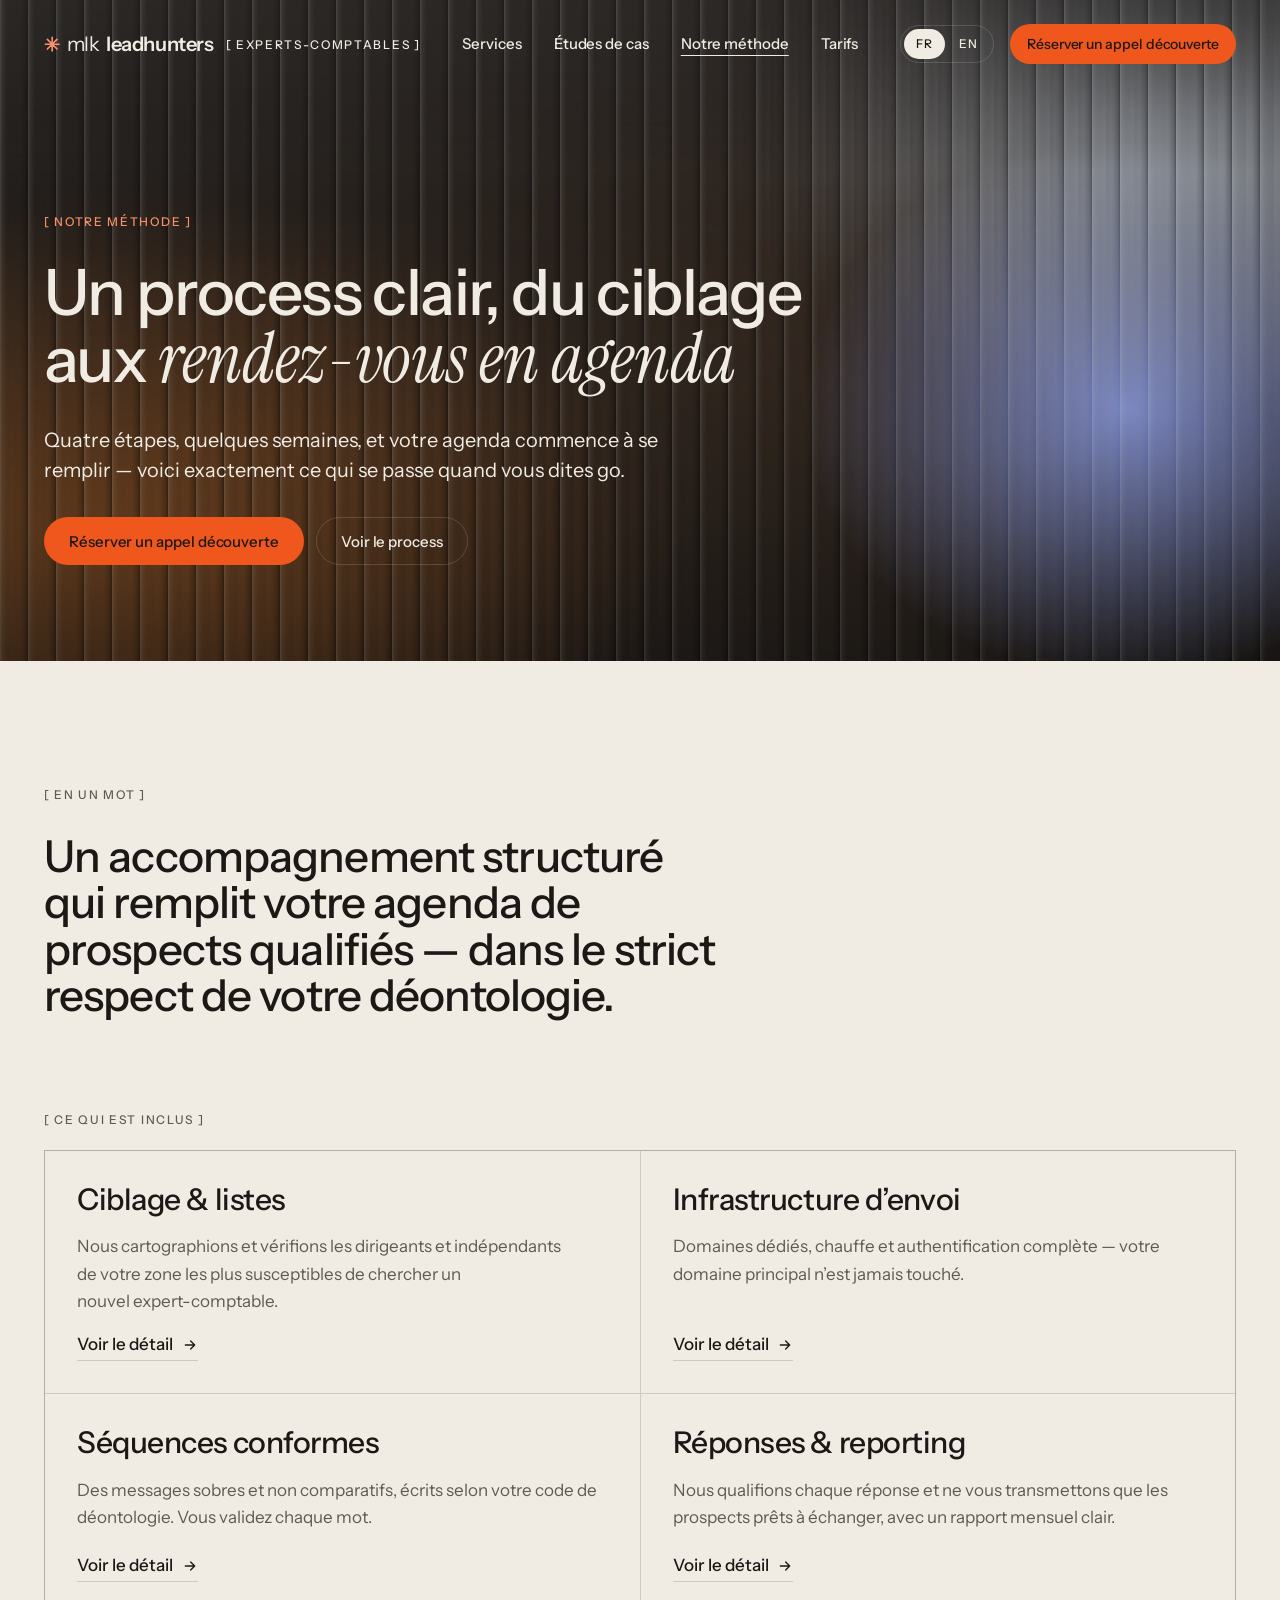
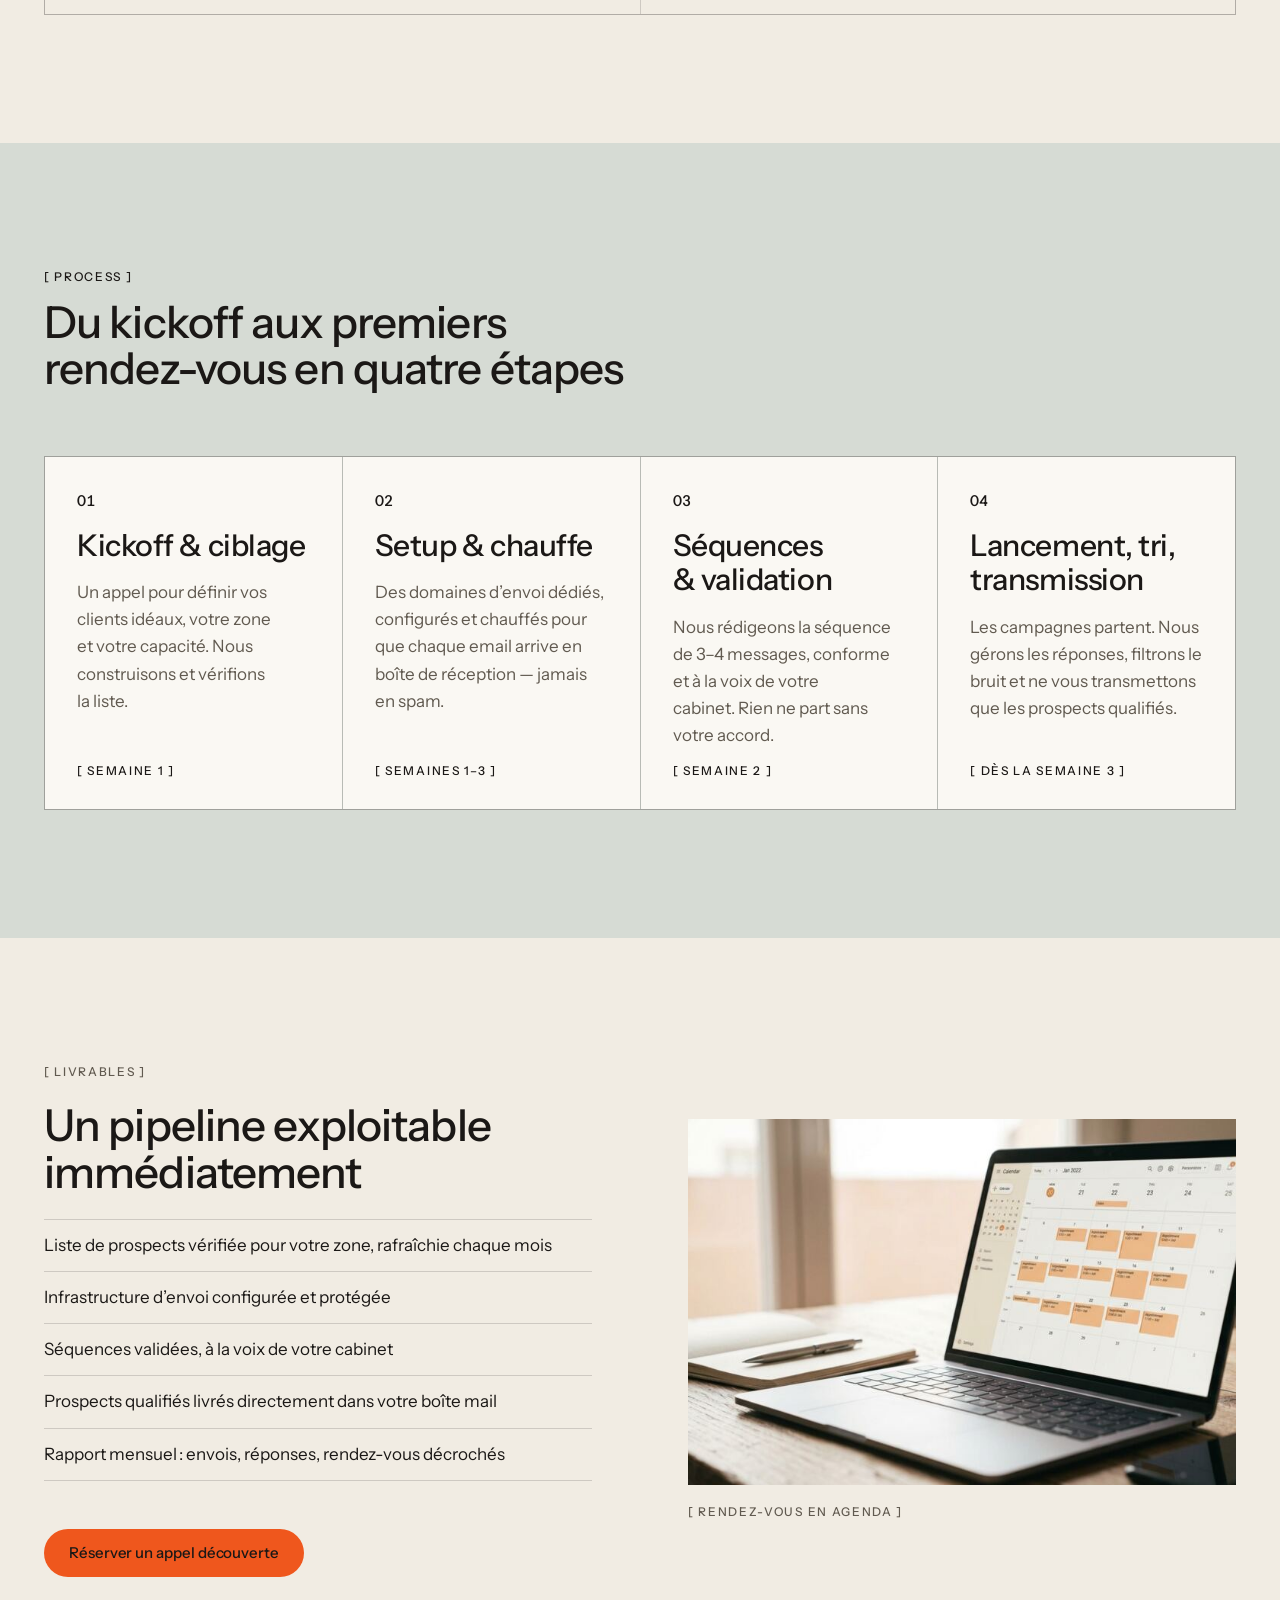
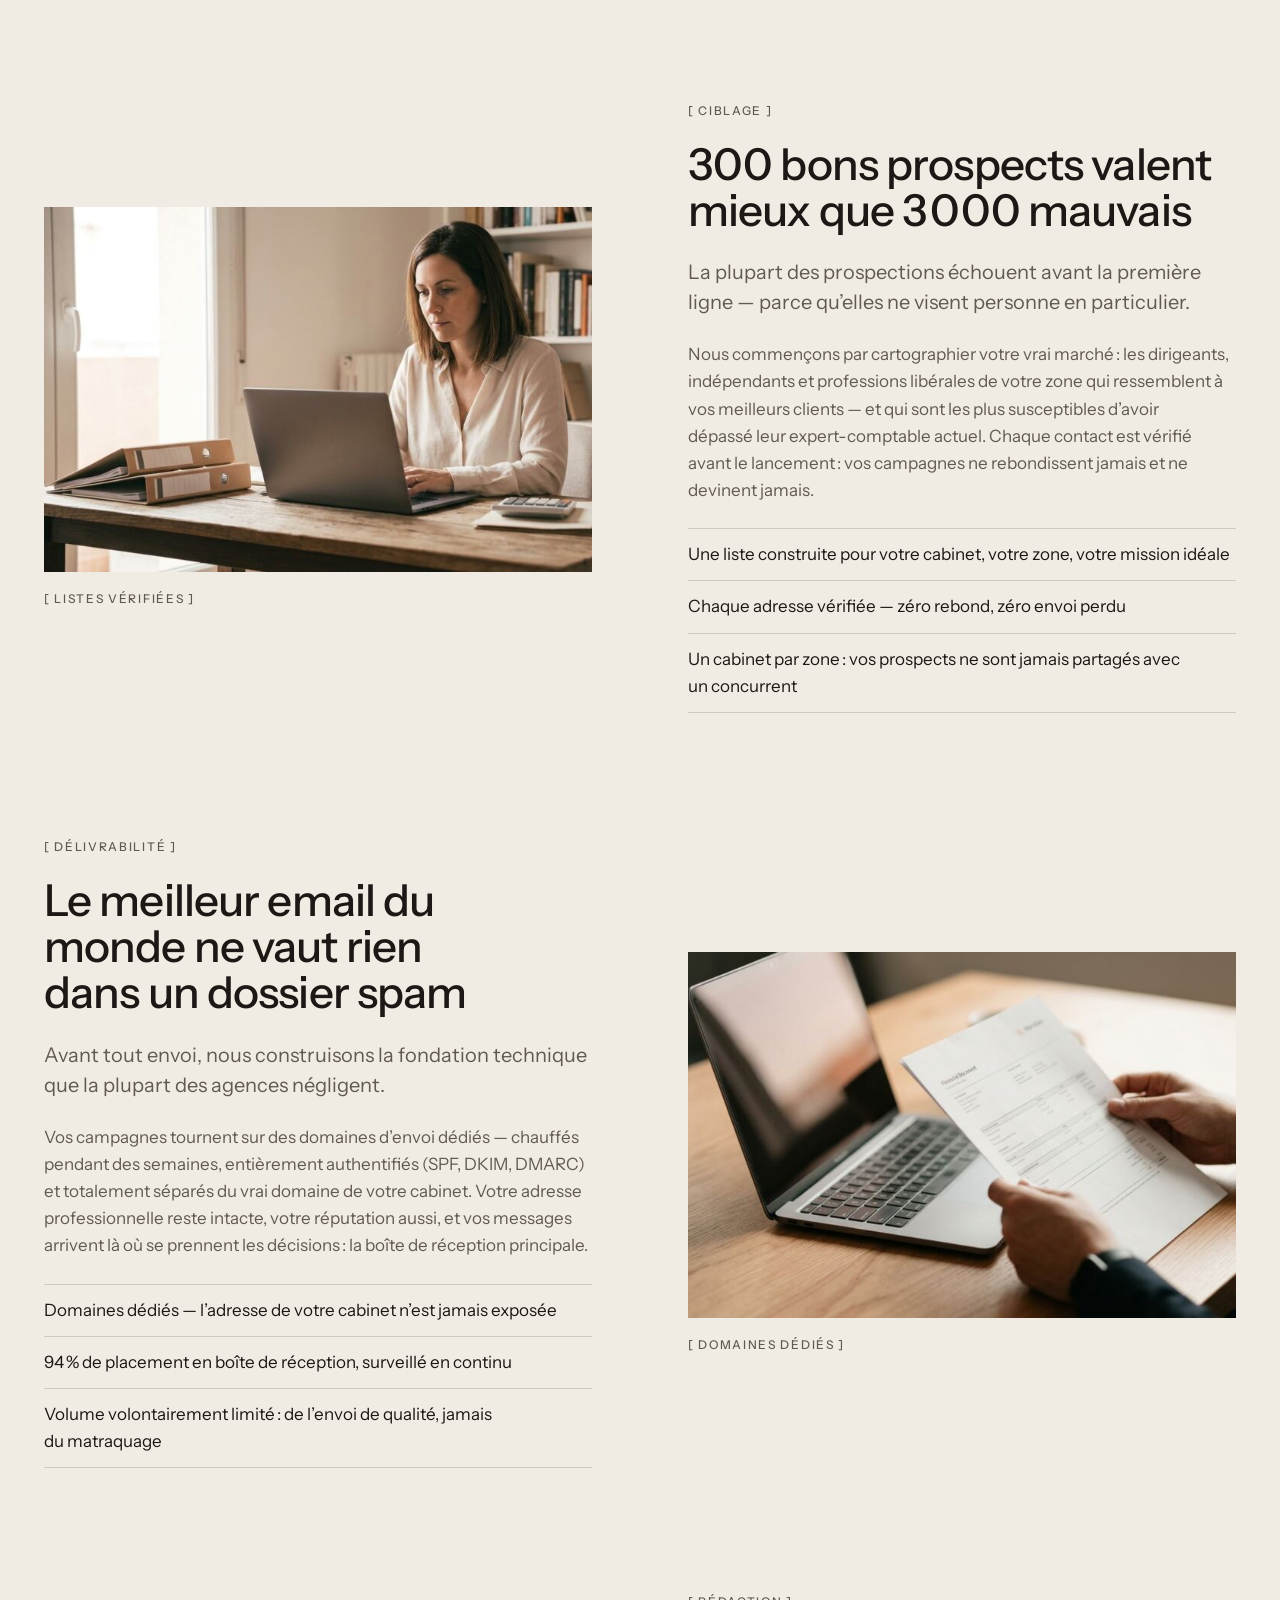
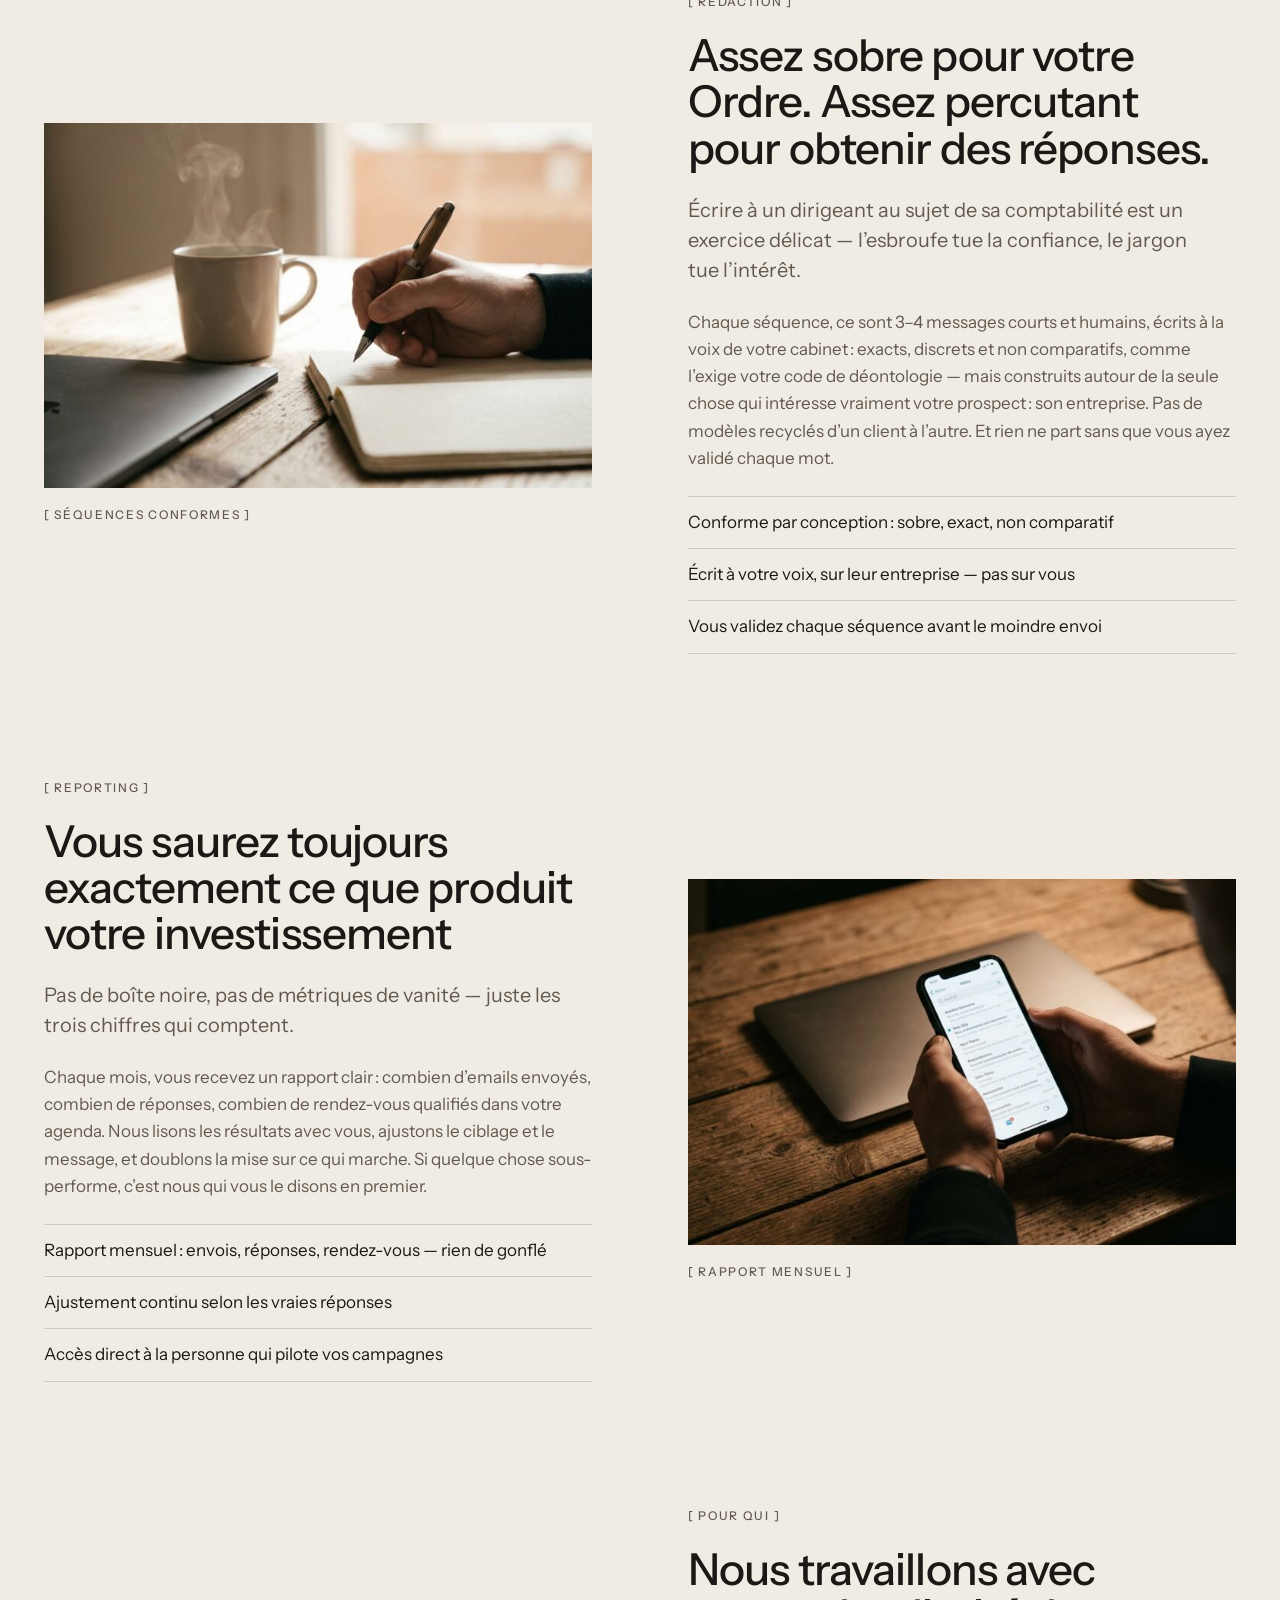
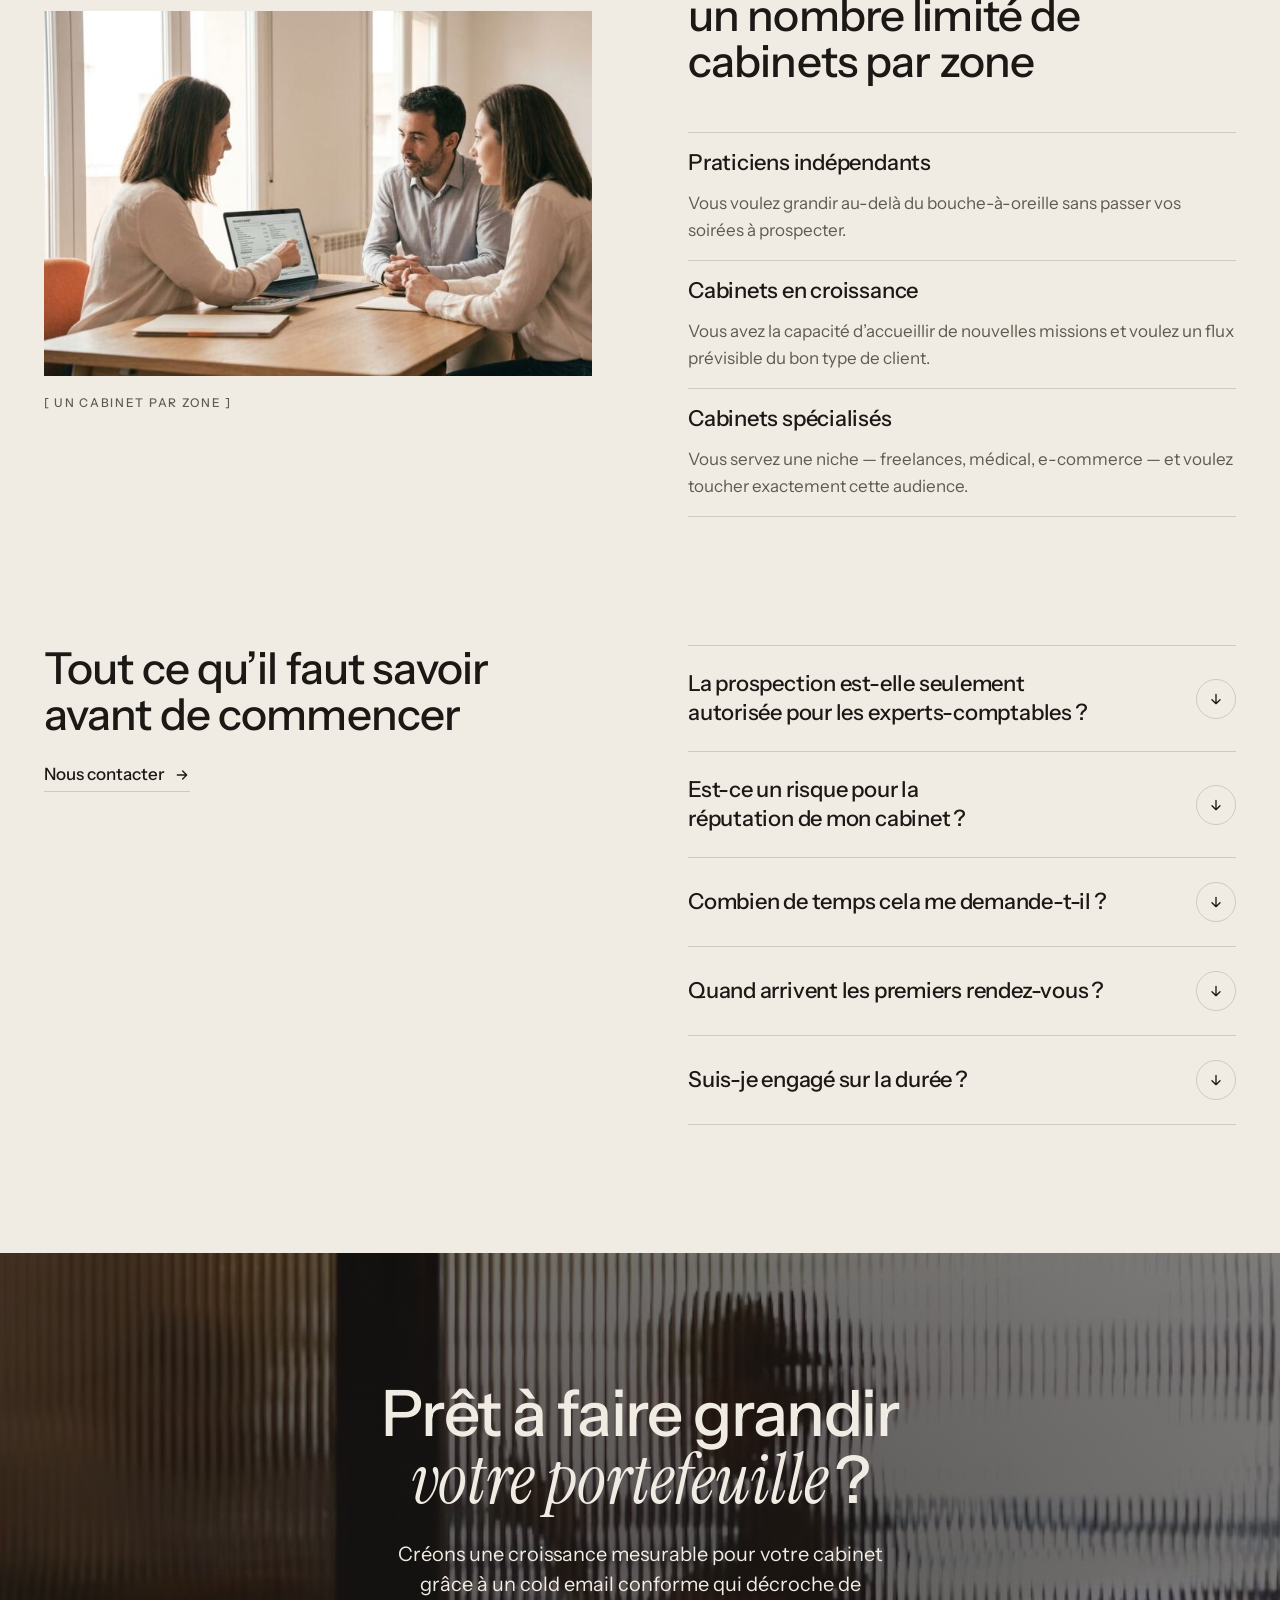
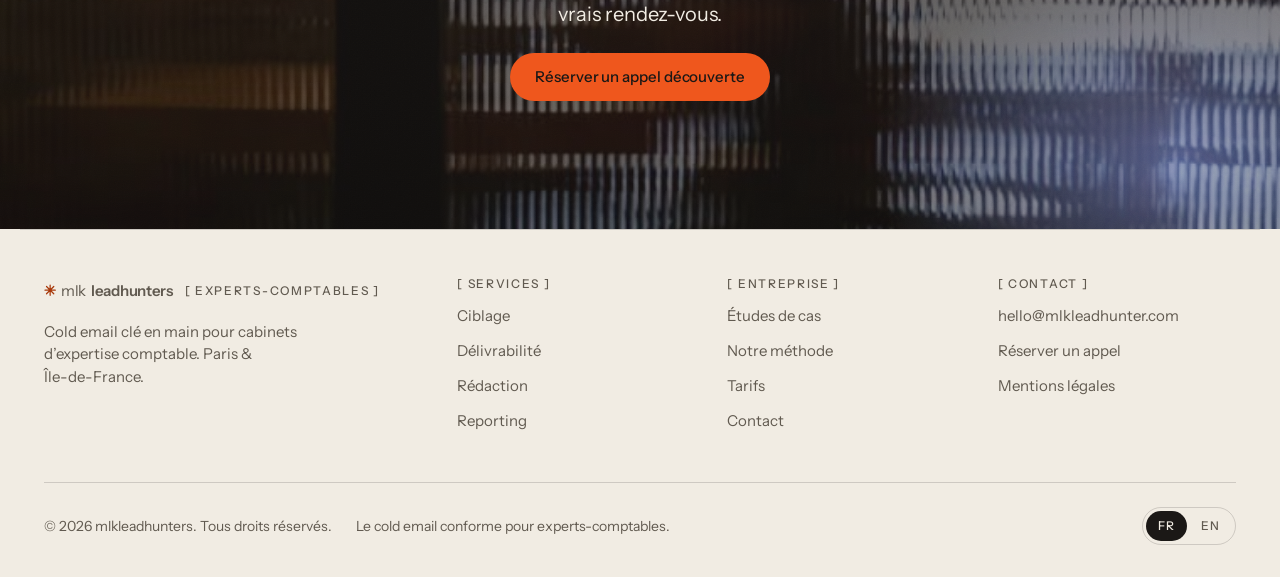
<file: fr/notre-methode/index.html>
<!doctype html>
<html lang="fr" data-theme="leadhunters">
<head>
<meta charset="utf-8">
<meta name="viewport" content="width=device-width, initial-scale=1">
<title>Notre méthode — mlkleadhunters</title>
<meta name="description" content="Du ciblage aux rendez-vous en quatre étapes&#8239;: listes vérifiées, délivrabilité protégée, rédaction conforme et reporting transparent pour les cabinets d’expertise comptable.">
<link rel="canonical" href="https://mlkleadhunters.fr/fr/notre-methode/">
<link rel="alternate" hreflang="fr" href="https://mlkleadhunters.fr/fr/notre-methode/">
<link rel="alternate" hreflang="en" href="https://mlkleadhunters.fr/en/how-we-work/">
<link rel="alternate" hreflang="x-default" href="https://mlkleadhunters.fr/fr/notre-methode/">
<meta property="og:type" content="website">
<meta property="og:site_name" content="mlkleadhunters">
<meta property="og:title" content="Notre méthode — mlkleadhunters">
<meta property="og:description" content="Du ciblage aux rendez-vous en quatre étapes, dans le respect de votre déontologie.">
<meta property="og:url" content="https://mlkleadhunters.fr/fr/notre-methode/">
<meta property="og:image" content="https://mlkleadhunters.fr/assets/img/hero-glass.jpg">
<meta property="og:locale" content="fr_FR">
<meta property="og:locale:alternate" content="en_GB">
<meta name="twitter:card" content="summary_large_image">
<meta name="twitter:title" content="Notre méthode — mlkleadhunters">
<meta name="twitter:description" content="Du ciblage aux rendez-vous en quatre étapes, dans le respect de votre déontologie.">
<meta name="theme-color" content="#1b1816">
<link rel="icon" href="../../assets/favicon.svg" type="image/svg+xml">
<link rel="apple-touch-icon" href="../../assets/apple-touch-icon.png">
<link rel="preload" as="font" type="font/woff2" href="../../assets/fonts/instrument-sans-latin.woff2" crossorigin>
<link rel="preload" as="font" type="font/woff2" href="../../assets/fonts/instrument-serif-italic-latin.woff2" crossorigin>
<link rel="stylesheet" href="../../assets/css/tokens.css">
<link rel="stylesheet" href="../../assets/css/mk.css">
<script src="../../assets/js/site.js" defer></script>
</head>
<body>
<a class="mk-skip" href="#contenu">Aller au contenu</a>

<svg width="0" height="0" aria-hidden="true" focusable="false">
  <defs>
    <filter id="mk-reed" x="0" y="0" width="100%" height="100%" color-interpolation-filters="sRGB">
      <feImage href="data:image/svg+xml;utf8,<svg xmlns='http://www.w3.org/2000/svg' width='28' height='28'><linearGradient id='g' x1='0' y1='0' x2='1' y2='0'><stop offset='0' stop-color='%23000'/><stop offset='1' stop-color='%23fff'/></linearGradient><rect width='28' height='28' fill='url(%23g)'/></svg>" x="0" y="0" width="28" height="28" result="tile"/>
      <feTile in="tile" result="map"/>
      <feColorMatrix in="map" type="matrix" values="1 0 0 0 0  0 0 0 0 0.5  0 0 0 0 0  0 0 0 0 1" result="map2"/>
      <feDisplacementMap in="SourceGraphic" in2="map2" scale="40" xChannelSelector="R" yChannelSelector="G"/>
    </filter>
  </defs>
</svg>

<header class="mk-nav mk-container mk-site-header mk-on-dark">
  <div class="mk-brand">
    <a class="mk-wordmark" href="../" aria-label="mlkleadhunters, accueil"><svg class="mk-wordmark__glyph" viewBox="0 0 24 24" fill="none" stroke="currentColor" stroke-width="2.4" stroke-linecap="round" aria-hidden="true"><path d="M12 2v20M2 12h20M4.93 4.93l14.14 14.14M19.07 4.93 4.93 19.07"/></svg><span class="mk-wordmark__mlk">mlk</span><span class="mk-wordmark__name">leadhunters</span></a>
    <span class="mk-label">Experts-comptables</span>
  </div>
  <nav aria-label="Navigation principale">
    <ul class="mk-nav__links">
      <li><a href="../#services">Services</a></li>
      <li><a href="../#etudes-de-cas">Études de cas</a></li>
      <li><a href="./" aria-current="page">Notre méthode</a></li>
      <li><a href="../#tarifs">Tarifs</a></li>
    </ul>
  </nav>
  <div class="mk-nav__end">
    <div class="mk-lang" role="group" aria-label="Langue">
      <a class="mk-lang__opt" href="./" hreflang="fr" lang="fr" aria-current="true">FR</a>
      <a class="mk-lang__opt" href="../../en/how-we-work/" hreflang="en" lang="en"><span aria-hidden="true">EN</span><span class="mk-sr">English</span></a>
    </div>
    <a class="mk-button mk-button--sm mk-nav__cta" href="../#contact">Réserver un appel découverte</a>
    <details class="mk-menu">
      <summary class="mk-button mk-button--ghost mk-button--sm"><span class="mk-menu__open">Menu</span><span class="mk-menu__close">Fermer</span></summary>
      <nav class="mk-menu__panel" aria-label="Menu">
        <ul>
          <li><a href="../#services">Services</a></li>
          <li><a href="../#etudes-de-cas">Études de cas</a></li>
          <li><a href="./" aria-current="page">Notre méthode</a></li>
          <li><a href="../#tarifs">Tarifs</a></li>
          <li><a href="../#contact">Contact</a></li>
        </ul>
        <div class="mk-menu__lang">
          <div class="mk-lang" role="group" aria-label="Langue">
            <a class="mk-lang__opt" href="./" hreflang="fr" lang="fr" aria-current="true">FR</a>
            <a class="mk-lang__opt" href="../../en/how-we-work/" hreflang="en" lang="en"><span aria-hidden="true">EN</span><span class="mk-sr">English</span></a>
          </div>
        </div>
      </nav>
    </details>
  </div>
</header>

<main id="contenu">
<section class="mk-glass mk-on-dark" aria-label="Notre méthode">
  <div class="mk-glass__scene"></div>
  <div class="mk-glass__refract"></div>
  <div class="mk-glass__ribs"></div>
  <div class="mk-glass__daylight"></div>
  <div class="mk-glass__grain"></div>
  <div class="mk-glass__content">

    <div class="mk-container mk-hero mk-hero--page">
      <div class="mk-hero__inner">
        <span class="mk-label mk-label--accent">Notre méthode</span>
        <h1 class="mk-display">Un process clair, du ciblage aux <span class="mk-em"><span class="mk-nowrap">rendez-vous</span> <span class="mk-nowrap">en agenda</span></span></h1>
        <p class="mk-lead">Quatre étapes, quelques semaines, et votre agenda commence à se remplir&nbsp;— voici exactement ce qui se passe quand vous dites go.</p>
        <div class="mk-hero__actions">
          <a class="mk-button" href="../#contact">Réserver un appel découverte</a>
          <a class="mk-button mk-button--ghost" href="#process">Voir le process</a>
        </div>
      </div>
    </div>
  </div>
</section>


  <section class="mk-section">
    <div class="mk-container mk-statement">
      <span class="mk-label">En un mot</span>
      <h2 id="en-un-mot-titre" class="mk-title">Un accompagnement structuré qui remplit votre agenda de prospects qualifiés&nbsp;— dans le strict respect de votre déontologie.</h2>
    </div>
    <div class="mk-container mk-mt-9">
      <div class="mk-head mk-head--label">
        <h2 id="inclus-titre" class="mk-label">Ce qui est inclus</h2>
      </div>
      <div class="mk-grid mk-grid--2">
        <article class="mk-card mk-card--short">
          <h3 class="mk-heading">Ciblage &amp; listes</h3>
          <p class="mk-card__body">Nous cartographions et vérifions les dirigeants et indépendants de votre zone les plus susceptibles de chercher un nouvel <span class="mk-nowrap">expert-comptable</span>.</p>
          <div class="mk-card__foot"><a class="mk-link" href="#ciblage">Voir le détail <span class="mk-sr">: ciblage</span><svg viewBox="0 0 24 24" fill="none" stroke="currentColor" stroke-width="2" stroke-linecap="round" stroke-linejoin="round" aria-hidden="true"><path d="M5 12h14M13 6l6 6-6 6"/></svg></a></div>
        </article>
        <article class="mk-card mk-card--short">
          <h3 class="mk-heading">Infrastructure d’envoi</h3>
          <p class="mk-card__body">Domaines dédiés, chauffe et authentification complète&nbsp;— votre domaine principal n’est jamais touché.</p>
          <div class="mk-card__foot"><a class="mk-link" href="#delivrabilite">Voir le détail <span class="mk-sr">: délivrabilité</span><svg viewBox="0 0 24 24" fill="none" stroke="currentColor" stroke-width="2" stroke-linecap="round" stroke-linejoin="round" aria-hidden="true"><path d="M5 12h14M13 6l6 6-6 6"/></svg></a></div>
        </article>
        <article class="mk-card mk-card--short">
          <h3 class="mk-heading">Séquences conformes</h3>
          <p class="mk-card__body">Des messages sobres et non comparatifs, écrits selon votre code de déontologie. Vous validez chaque mot.</p>
          <div class="mk-card__foot"><a class="mk-link" href="#redaction">Voir le détail <span class="mk-sr">: rédaction</span><svg viewBox="0 0 24 24" fill="none" stroke="currentColor" stroke-width="2" stroke-linecap="round" stroke-linejoin="round" aria-hidden="true"><path d="M5 12h14M13 6l6 6-6 6"/></svg></a></div>
        </article>
        <article class="mk-card mk-card--short">
          <h3 class="mk-heading">Réponses &amp; reporting</h3>
          <p class="mk-card__body">Nous qualifions chaque réponse et ne vous transmettons que les prospects prêts à échanger, avec un rapport mensuel clair.</p>
          <div class="mk-card__foot"><a class="mk-link" href="#reporting">Voir le détail <span class="mk-sr">: reporting</span><svg viewBox="0 0 24 24" fill="none" stroke="currentColor" stroke-width="2" stroke-linecap="round" stroke-linejoin="round" aria-hidden="true"><path d="M5 12h14M13 6l6 6-6 6"/></svg></a></div>
        </article>
      </div>
    </div>
  </section>

  <section class="mk-section mk-section--band" id="process">
    <div class="mk-container">
      <div class="mk-head">
        <span class="mk-label">Process</span>
        <h2 id="process-titre" class="mk-title">Du kickoff aux premiers <span class="mk-nowrap">rendez-vous</span> en quatre étapes</h2>
      </div>
      <ol class="mk-grid mk-grid--4">
        <li class="mk-card">
          <span class="mk-card__step">01</span>
          <h3 class="mk-heading">Kickoff &amp; ciblage</h3>
          <p class="mk-card__body">Un appel pour définir vos clients idéaux, votre zone et votre capacité. Nous construisons et vérifions la liste.</p>
          <div class="mk-card__foot"><span class="mk-label">Semaine 1</span></div>
        </li>
        <li class="mk-card">
          <span class="mk-card__step">02</span>
          <h3 class="mk-heading">Setup &amp; chauffe</h3>
          <p class="mk-card__body">Des domaines d’envoi dédiés, configurés et chauffés pour que chaque email arrive en boîte de réception&nbsp;— jamais en spam.</p>
          <div class="mk-card__foot"><span class="mk-label">Semaines 1–3</span></div>
        </li>
        <li class="mk-card">
          <span class="mk-card__step">03</span>
          <h3 class="mk-heading">Séquences &amp; validation</h3>
          <p class="mk-card__body">Nous rédigeons la séquence de <span class="mk-nowrap">3–4</span>&nbsp;messages, conforme et à la voix de votre cabinet. Rien ne part sans votre accord.</p>
          <div class="mk-card__foot"><span class="mk-label">Semaine 2</span></div>
        </li>
        <li class="mk-card">
          <span class="mk-card__step">04</span>
          <h3 class="mk-heading">Lancement, tri, transmission</h3>
          <p class="mk-card__body">Les campagnes partent. Nous gérons les réponses, filtrons le bruit et ne vous transmettons que les prospects qualifiés.</p>
          <div class="mk-card__foot"><span class="mk-label">Dès la semaine 3</span></div>
        </li>
      </ol>
    </div>
  </section>

  <section class="mk-section">
    <div class="mk-container mk-split">
      <div class="mk-split__text">
        <span class="mk-label">Livrables</span>
        <h2 id="livrables-titre" class="mk-title">Un pipeline exploitable immédiatement</h2>
        <ul class="mk-ticks">
          <li>Liste de prospects vérifiée pour votre zone, rafraîchie chaque mois</li>
          <li>Infrastructure d’envoi configurée et protégée</li>
          <li>Séquences validées, à la voix de votre cabinet</li>
          <li>Prospects qualifiés livrés directement dans votre boîte mail</li>
          <li>Rapport mensuel&#8239;: envois, réponses, rendez-vous décrochés</li>
        </ul>
        <a class="mk-button mk-mt-5" href="../#contact">Réserver un appel découverte</a>
      </div>
      <figure class="mk-figure">
        <img src="../../assets/img/appointment-booking.jpg" srcset="../../assets/img/appointment-booking-720.jpg 720w, ../../assets/img/appointment-booking.jpg 1104w" sizes="(max-width: 900px) 100vw, 600px" width="1104" height="736" alt="Un agenda rempli de rendez-vous s’affiche sur un ordinateur portable posé sur un bureau en bois." loading="lazy" decoding="async">
        <figcaption><span class="mk-label">Rendez-vous en agenda</span></figcaption>
      </figure>
    </div>
  </section>

  <div class="mk-section">
    <div class="mk-container">

      <section class="mk-feature mk-split mk-split--rev" id="ciblage">
        <div class="mk-split__text">
          <span class="mk-label">Ciblage</span>
          <h2 id="ciblage-titre" class="mk-title">300&nbsp;bons prospects valent mieux que 3&#8239;000&nbsp;mauvais</h2>
          <p class="mk-lead">La plupart des prospections échouent avant la première ligne&nbsp;— parce qu’elles ne visent personne en particulier.</p>
          <p>Nous commençons par cartographier votre vrai marché&#8239;: les dirigeants, indépendants et professions libérales de votre zone qui ressemblent à vos meilleurs clients&nbsp;— et qui sont les plus susceptibles d’avoir dépassé leur expert-comptable actuel. Chaque contact est vérifié avant le lancement&#8239;: vos campagnes ne rebondissent jamais et ne devinent jamais.</p>
          <ul class="mk-ticks">
            <li>Une liste construite pour votre cabinet, votre zone, votre mission idéale</li>
            <li>Chaque adresse vérifiée&nbsp;— zéro rebond, zéro envoi perdu</li>
            <li>Un cabinet par zone&#8239;: vos prospects ne sont jamais partagés avec un concurrent</li>
          </ul>
        </div>
        <figure class="mk-figure">
          <img src="../../assets/img/selecting-leads.jpg" srcset="../../assets/img/selecting-leads-720.jpg 720w, ../../assets/img/selecting-leads.jpg 1104w" sizes="(max-width: 900px) 100vw, 600px" width="1104" height="736" alt="Une experte-comptable travaille sur son ordinateur portable, des classeurs posés à côté d’elle." loading="lazy" decoding="async">
          <figcaption><span class="mk-label">Listes vérifiées</span></figcaption>
        </figure>
      </section>

      <section class="mk-feature mk-split" id="delivrabilite">
        <div class="mk-split__text">
          <span class="mk-label">Délivrabilité</span>
          <h2 id="delivrabilite-titre" class="mk-title">Le meilleur email du monde ne vaut rien dans un dossier spam</h2>
          <p class="mk-lead">Avant tout envoi, nous construisons la fondation technique que la plupart des agences négligent.</p>
          <p>Vos campagnes tournent sur des domaines d’envoi dédiés&nbsp;— chauffés pendant des semaines, entièrement authentifiés (SPF, DKIM, DMARC) et totalement séparés du vrai domaine de votre cabinet. Votre adresse professionnelle reste intacte, votre réputation aussi, et vos messages arrivent là où se prennent les décisions&#8239;: la boîte de réception principale.</p>
          <ul class="mk-ticks">
            <li>Domaines dédiés&nbsp;— l’adresse de votre cabinet n’est jamais exposée</li>
            <li>94&#8239;% de placement en boîte de réception, surveillé en continu</li>
            <li>Volume volontairement limité&#8239;: de l’envoi de qualité, jamais du matraquage</li>
          </ul>
        </div>
        <figure class="mk-figure">
          <img src="../../assets/img/cold-emailing.jpg" srcset="../../assets/img/cold-emailing-720.jpg 720w, ../../assets/img/cold-emailing.jpg 1104w" sizes="(max-width: 900px) 100vw, 600px" width="1104" height="736" alt="Des mains tiennent un document financier devant un ordinateur portable ouvert." loading="lazy" decoding="async">
          <figcaption><span class="mk-label">Domaines dédiés</span></figcaption>
        </figure>
      </section>

      <section class="mk-feature mk-split mk-split--rev" id="redaction">
        <div class="mk-split__text">
          <span class="mk-label">Rédaction</span>
          <h2 id="redaction-titre" class="mk-title">Assez sobre pour votre Ordre. Assez percutant pour obtenir des réponses.</h2>
          <p class="mk-lead">Écrire à un dirigeant au sujet de sa comptabilité est un exercice délicat&nbsp;— l’esbroufe tue la confiance, le jargon tue l’intérêt.</p>
          <p>Chaque séquence, ce sont <span class="mk-nowrap">3–4</span>&nbsp;messages courts et humains, écrits à la voix de votre cabinet&#8239;: exacts, discrets et non comparatifs, comme l’exige votre code de déontologie&nbsp;— mais construits autour de la seule chose qui intéresse vraiment votre prospect&#8239;: son entreprise. Pas de modèles recyclés d’un client à l’autre. Et rien ne part sans que vous ayez validé chaque mot.</p>
          <ul class="mk-ticks">
            <li>Conforme par conception&#8239;: sobre, exact, non comparatif</li>
            <li>Écrit à votre voix, sur leur entreprise&nbsp;— pas sur vous</li>
            <li>Vous validez chaque séquence avant le moindre envoi</li>
          </ul>
        </div>
        <figure class="mk-figure">
          <img src="../../assets/img/copywriting.jpg" srcset="../../assets/img/copywriting-720.jpg 720w, ../../assets/img/copywriting.jpg 1104w" sizes="(max-width: 900px) 100vw, 600px" width="1104" height="736" alt="Une main prend des notes dans un carnet, à côté d’une tasse de café fumante." loading="lazy" decoding="async">
          <figcaption><span class="mk-label">Séquences conformes</span></figcaption>
        </figure>
      </section>

      <section class="mk-feature mk-split" id="reporting">
        <div class="mk-split__text">
          <span class="mk-label">Reporting</span>
          <h2 id="reporting-titre" class="mk-title">Vous saurez toujours exactement ce que produit votre investissement</h2>
          <p class="mk-lead">Pas de boîte noire, pas de métriques de vanité&nbsp;— juste les trois chiffres qui comptent.</p>
          <p>Chaque mois, vous recevez un rapport clair&#8239;: combien d’emails envoyés, combien de réponses, combien de rendez-vous qualifiés dans votre agenda. Nous lisons les résultats avec vous, ajustons le ciblage et le message, et doublons la mise sur ce qui marche. Si quelque chose sous-performe, c’est nous qui vous le disons en premier.</p>
          <ul class="mk-ticks">
            <li>Rapport mensuel&#8239;: envois, réponses, rendez-vous&nbsp;— rien de gonflé</li>
            <li>Ajustement continu selon les vraies réponses</li>
            <li>Accès direct à la personne qui pilote vos campagnes</li>
          </ul>
        </div>
        <figure class="mk-figure">
          <img src="../../assets/img/receiving-emails.jpg" srcset="../../assets/img/receiving-emails-720.jpg 720w, ../../assets/img/receiving-emails.jpg 1104w" sizes="(max-width: 900px) 100vw, 600px" width="1104" height="736" alt="Des mains consultent une boîte de réception sur un téléphone, au-dessus d’un bureau en bois." loading="lazy" decoding="async">
          <figcaption><span class="mk-label">Rapport mensuel</span></figcaption>
        </figure>
      </section>

    </div>
  </div>

  <section class="mk-section">
    <div class="mk-container mk-split mk-split--rev">
      <div class="mk-split__text">
        <span class="mk-label">Pour qui</span>
        <h2 id="pour-qui-titre" class="mk-title">Nous travaillons avec un nombre limité de cabinets par zone</h2>
        <ul class="mk-rows mk-rows--compact mk-mt-5">
          <li class="mk-row"><h3 class="mk-row__title">Praticiens indépendants</h3><p class="mk-row__text">Vous voulez grandir au-delà du bouche-à-oreille sans passer vos soirées à prospecter.</p></li>
          <li class="mk-row"><h3 class="mk-row__title">Cabinets en croissance</h3><p class="mk-row__text">Vous avez la capacité d’accueillir de nouvelles missions et voulez un flux prévisible du bon type de client.</p></li>
          <li class="mk-row"><h3 class="mk-row__title">Cabinets spécialisés</h3><p class="mk-row__text">Vous servez une niche&nbsp;— freelances, médical, e-commerce&nbsp;— et voulez toucher exactement cette audience.</p></li>
        </ul>
      </div>
      <figure class="mk-figure">
        <img src="../../assets/img/meeting.jpg" srcset="../../assets/img/meeting-720.jpg 720w, ../../assets/img/meeting.jpg 1104w" sizes="(max-width: 900px) 100vw, 600px" width="1104" height="736" alt="Trois personnes échangent autour d’un ordinateur portable, dans un bureau lumineux." loading="lazy" decoding="async">
        <figcaption><span class="mk-label">Un cabinet par zone</span></figcaption>
      </figure>
    </div>
  </section>

  <section class="mk-section">
    <div class="mk-container mk-split mk-split--top">
      <div class="mk-split__text">
        <h2 id="faq-titre" class="mk-title">Tout ce qu’il faut savoir avant de commencer</h2>
        <!-- Barre mobile retirée : son bouton « Appeler » pointait vers un numéro provisoire (tel:+33000000000). « Nous contacter » est conservé ici. -->
        <a class="mk-link" href="../#contact">Nous contacter <svg viewBox="0 0 24 24" fill="none" stroke="currentColor" stroke-width="2" stroke-linecap="round" stroke-linejoin="round" aria-hidden="true"><path d="M5 12h14M13 6l6 6-6 6"/></svg></a>
      </div>
      <div class="mk-faq">
        <details class="mk-faq__item">
          <summary><span class="mk-faq__q">La prospection <span class="mk-nowrap">est-elle</span> seulement autorisée pour les <span class="mk-nowrap">experts-comptables</span>&#8239;?</span><span class="mk-faq__icon" aria-hidden="true"><svg viewBox="0 0 24 24" fill="none" stroke="currentColor" stroke-width="2" stroke-linecap="round" stroke-linejoin="round"><path d="M5 12h14M13 6l6 6-6 6"/></svg></span></summary>
          <div class="mk-faq__answer"><p>Oui&nbsp;— le démarchage est permis à la profession depuis le décret de 2014, à condition de rester discret, exact et non comparatif. C’est précisément notre façon d’écrire&#8239;: des messages sobres et ciblés, jamais du mailing de masse.</p></div>
        </details>
        <details class="mk-faq__item">
          <summary><span class="mk-faq__q"><span class="mk-nowrap">Est-ce</span> un risque pour la réputation de mon cabinet&#8239;?</span><span class="mk-faq__icon" aria-hidden="true"><svg viewBox="0 0 24 24" fill="none" stroke="currentColor" stroke-width="2" stroke-linecap="round" stroke-linejoin="round"><path d="M5 12h14M13 6l6 6-6 6"/></svg></span></summary>
          <div class="mk-faq__answer"><p>Non. Chaque message est digne, professionnel et envoyé depuis un domaine dédié&nbsp;— et rien ne part sans votre validation explicite.</p></div>
        </details>
        <details class="mk-faq__item">
          <summary><span class="mk-faq__q">Combien de temps cela me <span class="mk-nowrap">demande-t-il</span>&#8239;?</span><span class="mk-faq__icon" aria-hidden="true"><svg viewBox="0 0 24 24" fill="none" stroke="currentColor" stroke-width="2" stroke-linecap="round" stroke-linejoin="round"><path d="M5 12h14M13 6l6 6-6 6"/></svg></span></summary>
          <div class="mk-faq__answer"><p>Environ une heure pour le kickoff, puis quelques minutes pour valider les séquences. Ensuite, vous ne consacrez du temps qu’aux prospects qualifiés qui veulent échanger.</p></div>
        </details>
        <details class="mk-faq__item">
          <summary><span class="mk-faq__q">Quand arrivent les premiers <span class="mk-nowrap">rendez-vous</span>&#8239;?</span><span class="mk-faq__icon" aria-hidden="true"><svg viewBox="0 0 24 24" fill="none" stroke="currentColor" stroke-width="2" stroke-linecap="round" stroke-linejoin="round"><path d="M5 12h14M13 6l6 6-6 6"/></svg></span></summary>
          <div class="mk-faq__answer"><p>Les campagnes démarrent vers la troisième semaine, après la chauffe. Notre garantie de lancement&#8239;: des rendez-vous qualifiés dès le premier mois, ou le mois suivant est offert.</p></div>
        </details>
        <details class="mk-faq__item">
          <summary><span class="mk-faq__q"><span class="mk-nowrap">Suis-je</span> engagé sur la durée&#8239;?</span><span class="mk-faq__icon" aria-hidden="true"><svg viewBox="0 0 24 24" fill="none" stroke="currentColor" stroke-width="2" stroke-linecap="round" stroke-linejoin="round"><path d="M5 12h14M13 6l6 6-6 6"/></svg></span></summary>
          <div class="mk-faq__answer"><p>Aucun engagement. Vous pouvez arrêter à la fin de chaque mois.</p></div>
        </details>
      </div>
    </div>
  </section>

  <section class="mk-glass mk-glass--photo mk-cta mk-photo--footer-glass mk-on-dark" aria-labelledby="cta-titre">
    <div class="mk-glass__scene"></div>
    <div class="mk-glass__tint"></div>
    <div class="mk-glass__daylight"></div>
    <div class="mk-glass__grain"></div>
    <div class="mk-glass__content mk-container">
      <div class="mk-cta__inner">
        <h2 id="cta-titre" class="mk-display">Prêt à faire grandir <span class="mk-em">votre portefeuille</span>&#8239;?</h2>
        <p class="mk-lead">Créons une croissance mesurable pour votre cabinet grâce à un cold email conforme qui décroche de vrais <span class="mk-nowrap">rendez-vous</span>.</p>
        <a class="mk-button" href="../#contact">Réserver un appel découverte</a>
      </div>
    </div>
  </section>

</main>

<footer class="mk-footer mk-container">
  <div class="mk-footer__grid">
    <div class="mk-footer__col">
      <div class="mk-brand">
        <a class="mk-wordmark" href="../" aria-label="mlkleadhunters, accueil"><svg class="mk-wordmark__glyph" viewBox="0 0 24 24" fill="none" stroke="currentColor" stroke-width="2.4" stroke-linecap="round" aria-hidden="true"><path d="M12 2v20M2 12h20M4.93 4.93l14.14 14.14M19.07 4.93 4.93 19.07"/></svg><span class="mk-wordmark__mlk">mlk</span><span class="mk-wordmark__name">leadhunters</span></a>
        <span class="mk-label">Experts-comptables</span>
      </div>
      <p class="mk-footer__desc">Cold email clé en main pour cabinets d’expertise comptable. Paris &amp; <span class="mk-nowrap">Île-de-France</span>.</p>
    </div>
    <nav class="mk-footer__col" aria-labelledby="pied-services"><span class="mk-label" id="pied-services">Services</span><ul><li><a href="#ciblage">Ciblage</a></li><li><a href="#delivrabilite">Délivrabilité</a></li><li><a href="#redaction">Rédaction</a></li><li><a href="#reporting">Reporting</a></li></ul></nav>
    <nav class="mk-footer__col" aria-labelledby="pied-entreprise"><span class="mk-label" id="pied-entreprise">Entreprise</span><ul><li><a href="../#etudes-de-cas">Études de cas</a></li><li><a href="./" aria-current="page">Notre méthode</a></li><li><a href="../#tarifs">Tarifs</a></li><li><a href="../#contact">Contact</a></li></ul></nav>
    <div class="mk-footer__col"><span class="mk-label">Contact</span><ul><li><a href="mailto:hello@mlkleadhunter.com">hello@mlkleadhunter.com</a></li><li><a href="../#contact">Réserver un appel</a></li><li><a href="../mentions-legales/">Mentions légales</a></li></ul></div>
  </div>
  <div class="mk-footer__base">
    <div class="mk-footer__legal"><span>© 2026&nbsp;mlkleadhunters. Tous droits réservés.</span><span>Le cold email conforme pour experts-comptables.</span></div>
    <div class="mk-lang" role="group" aria-label="Langue">
      <a class="mk-lang__opt" href="./" hreflang="fr" lang="fr" aria-current="true">FR</a>
      <a class="mk-lang__opt" href="../../en/how-we-work/" hreflang="en" lang="en"><span aria-hidden="true">EN</span><span class="mk-sr">English</span></a>
    </div>
  </div>
</footer>
</body>
</html>
</file>
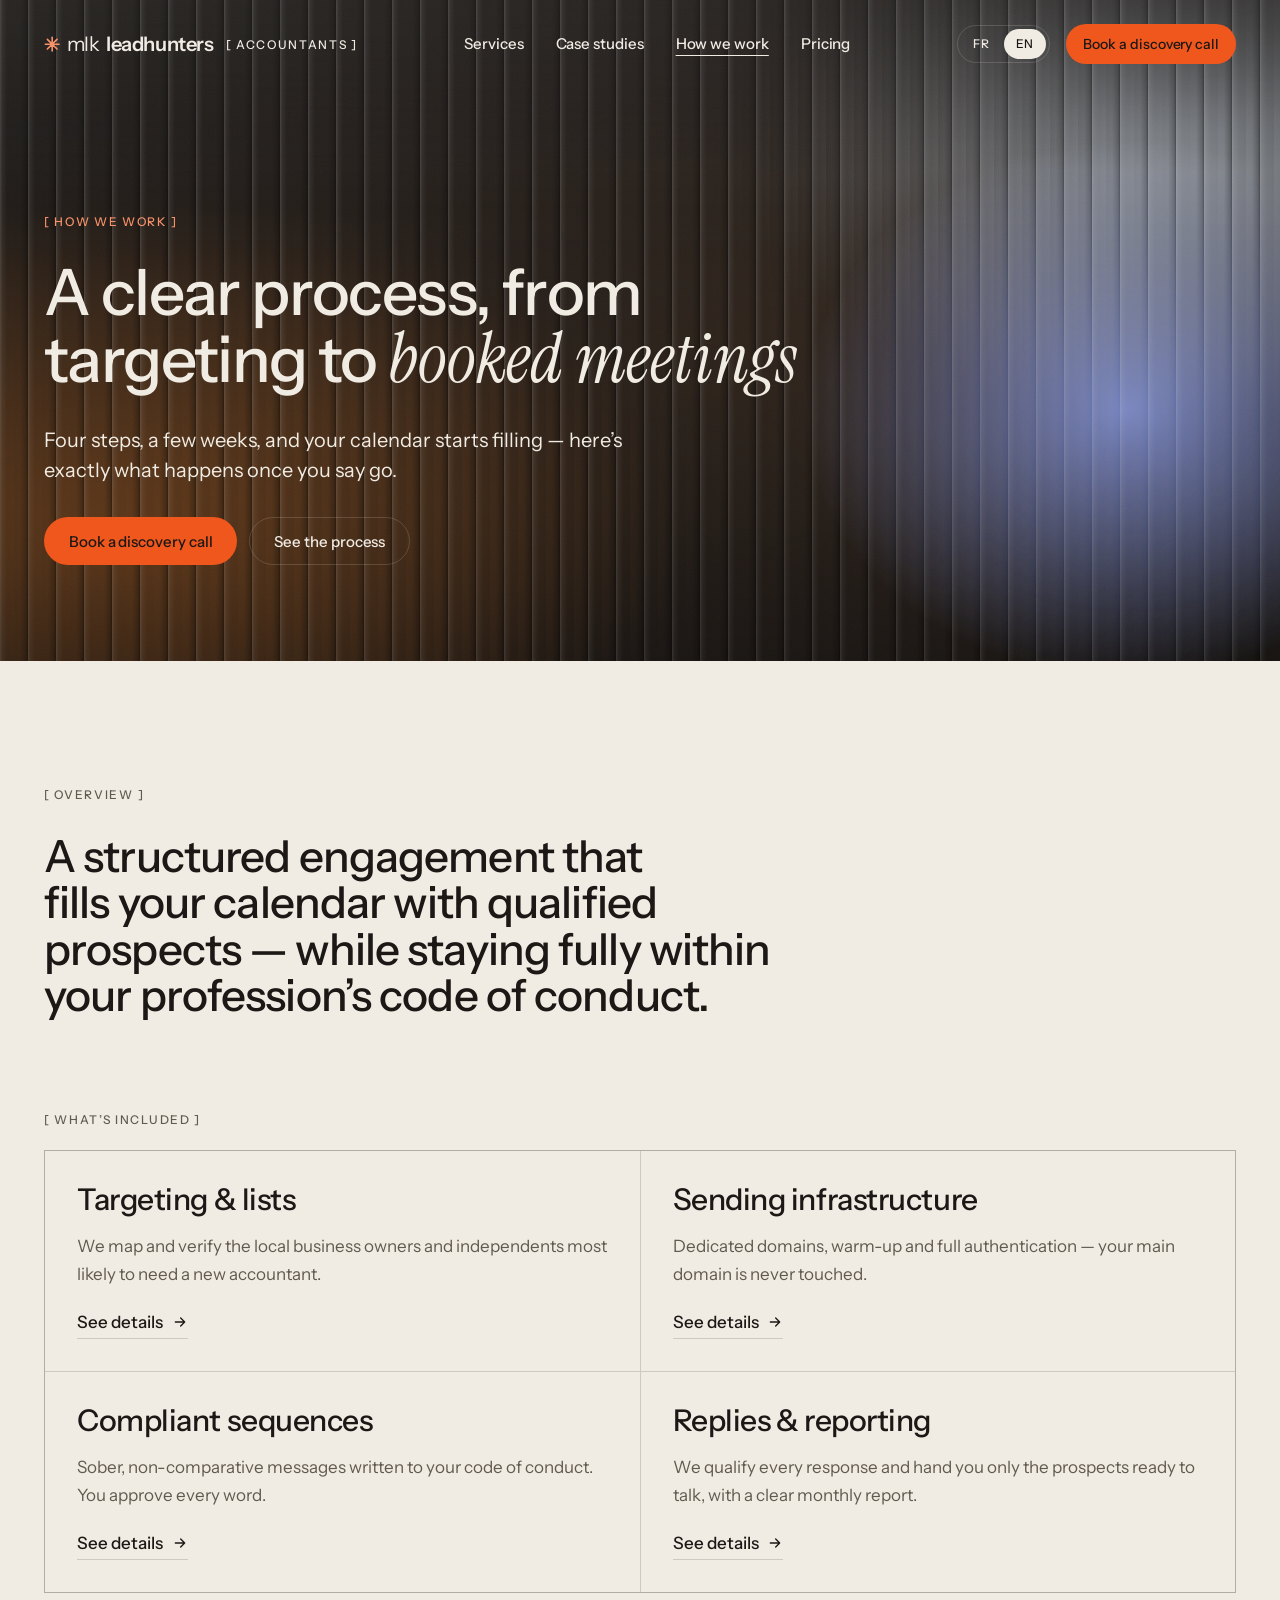
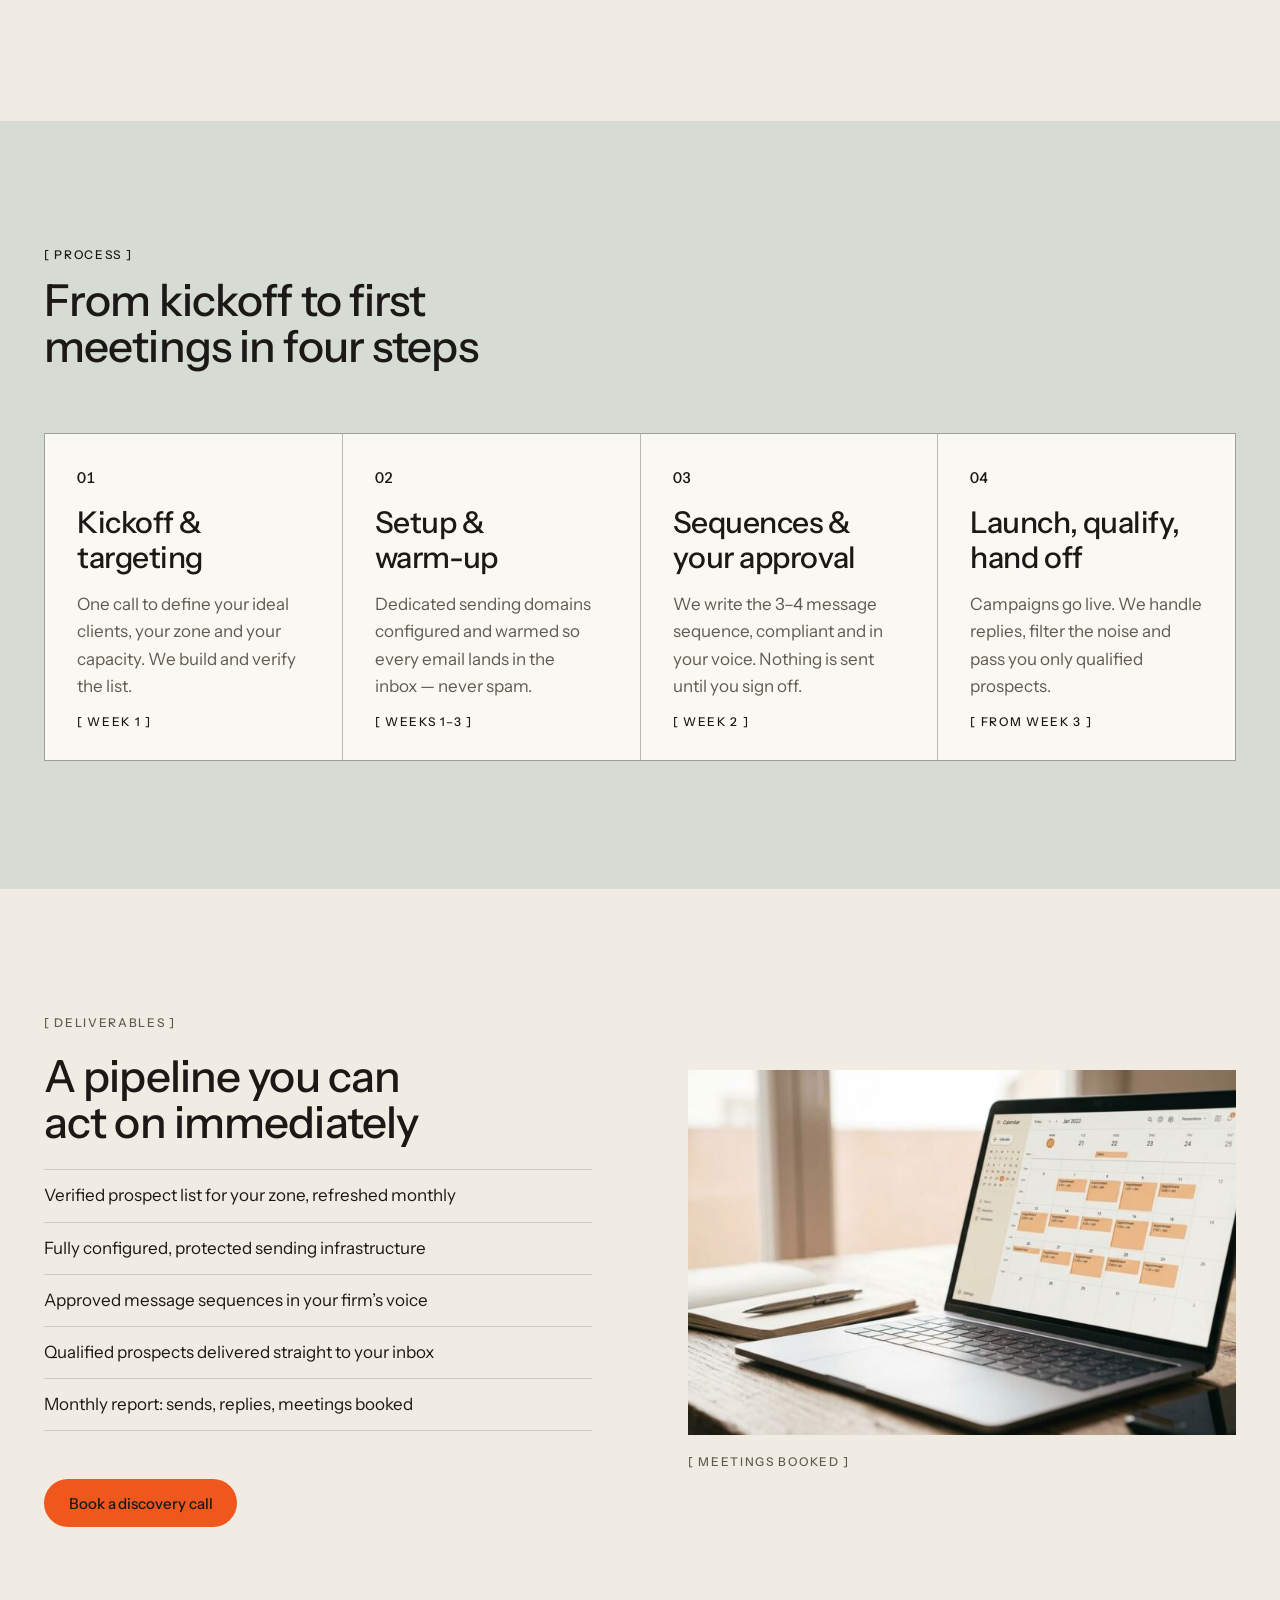
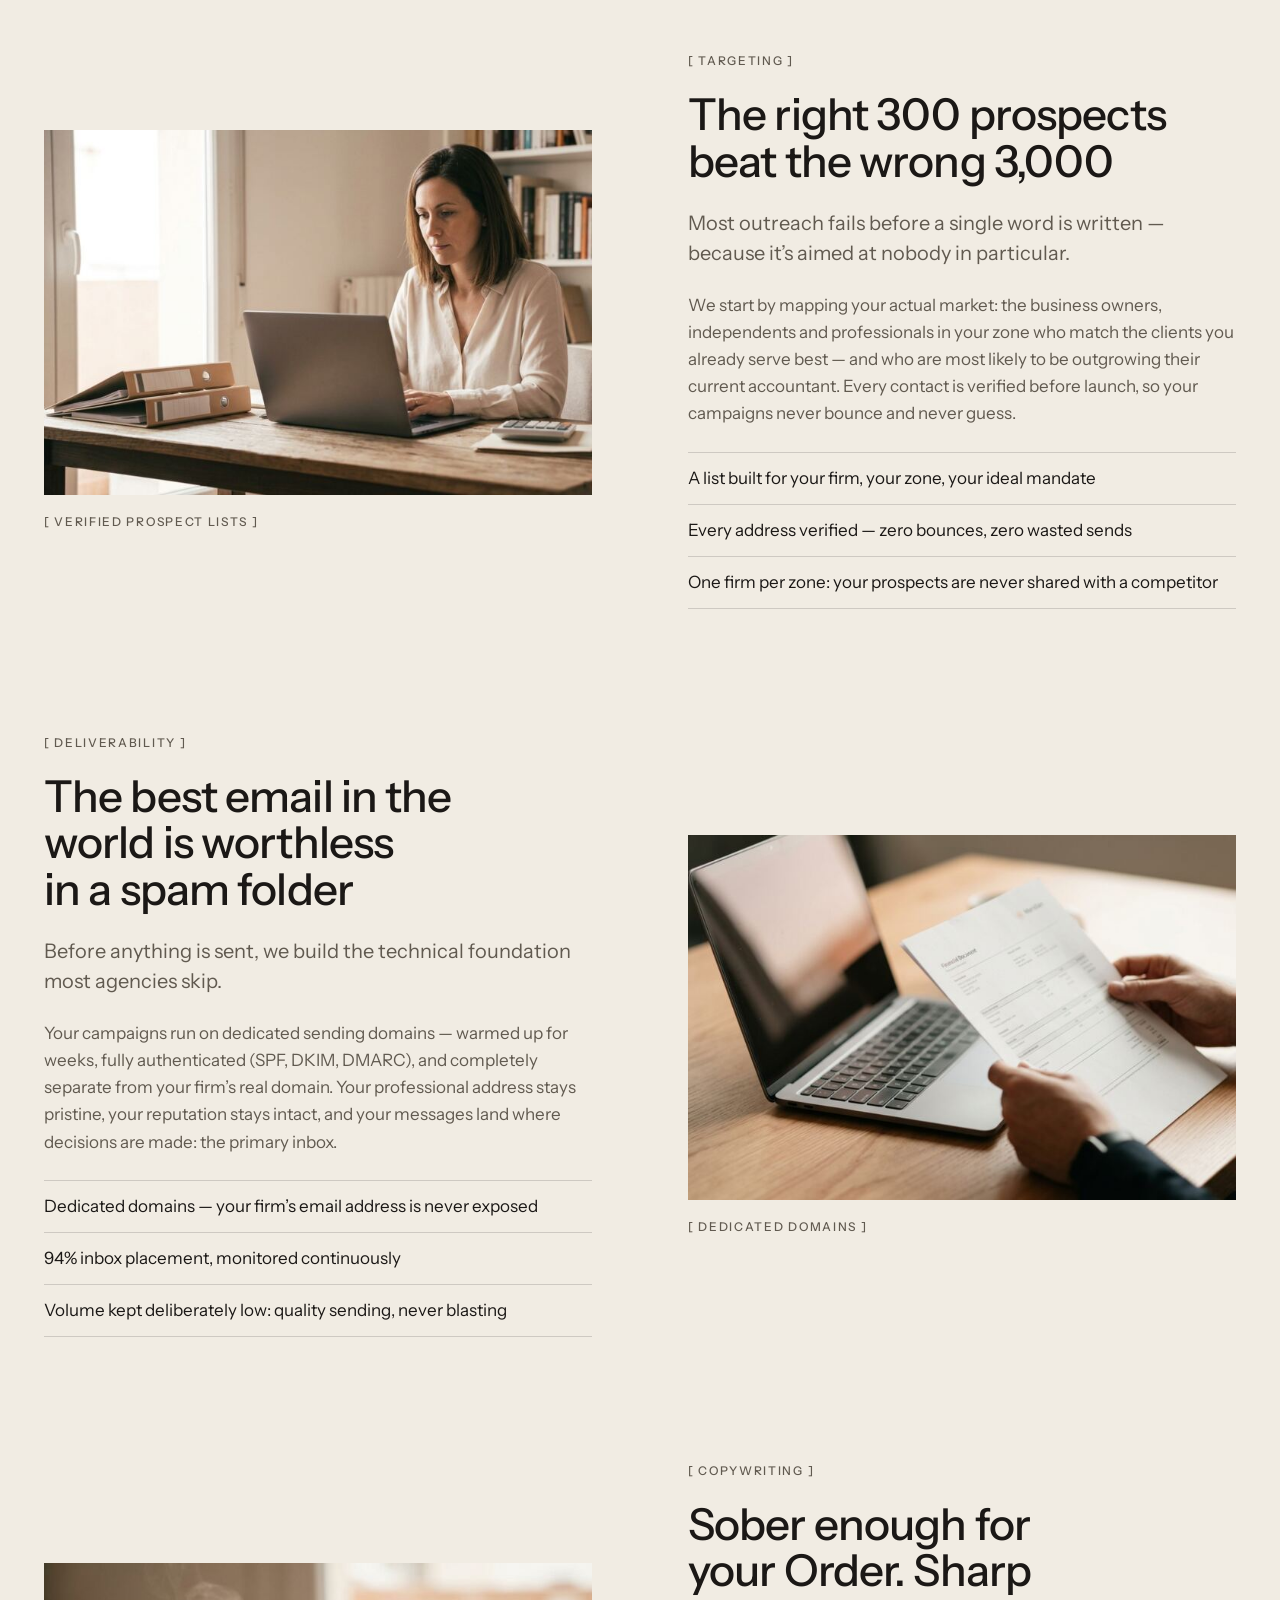
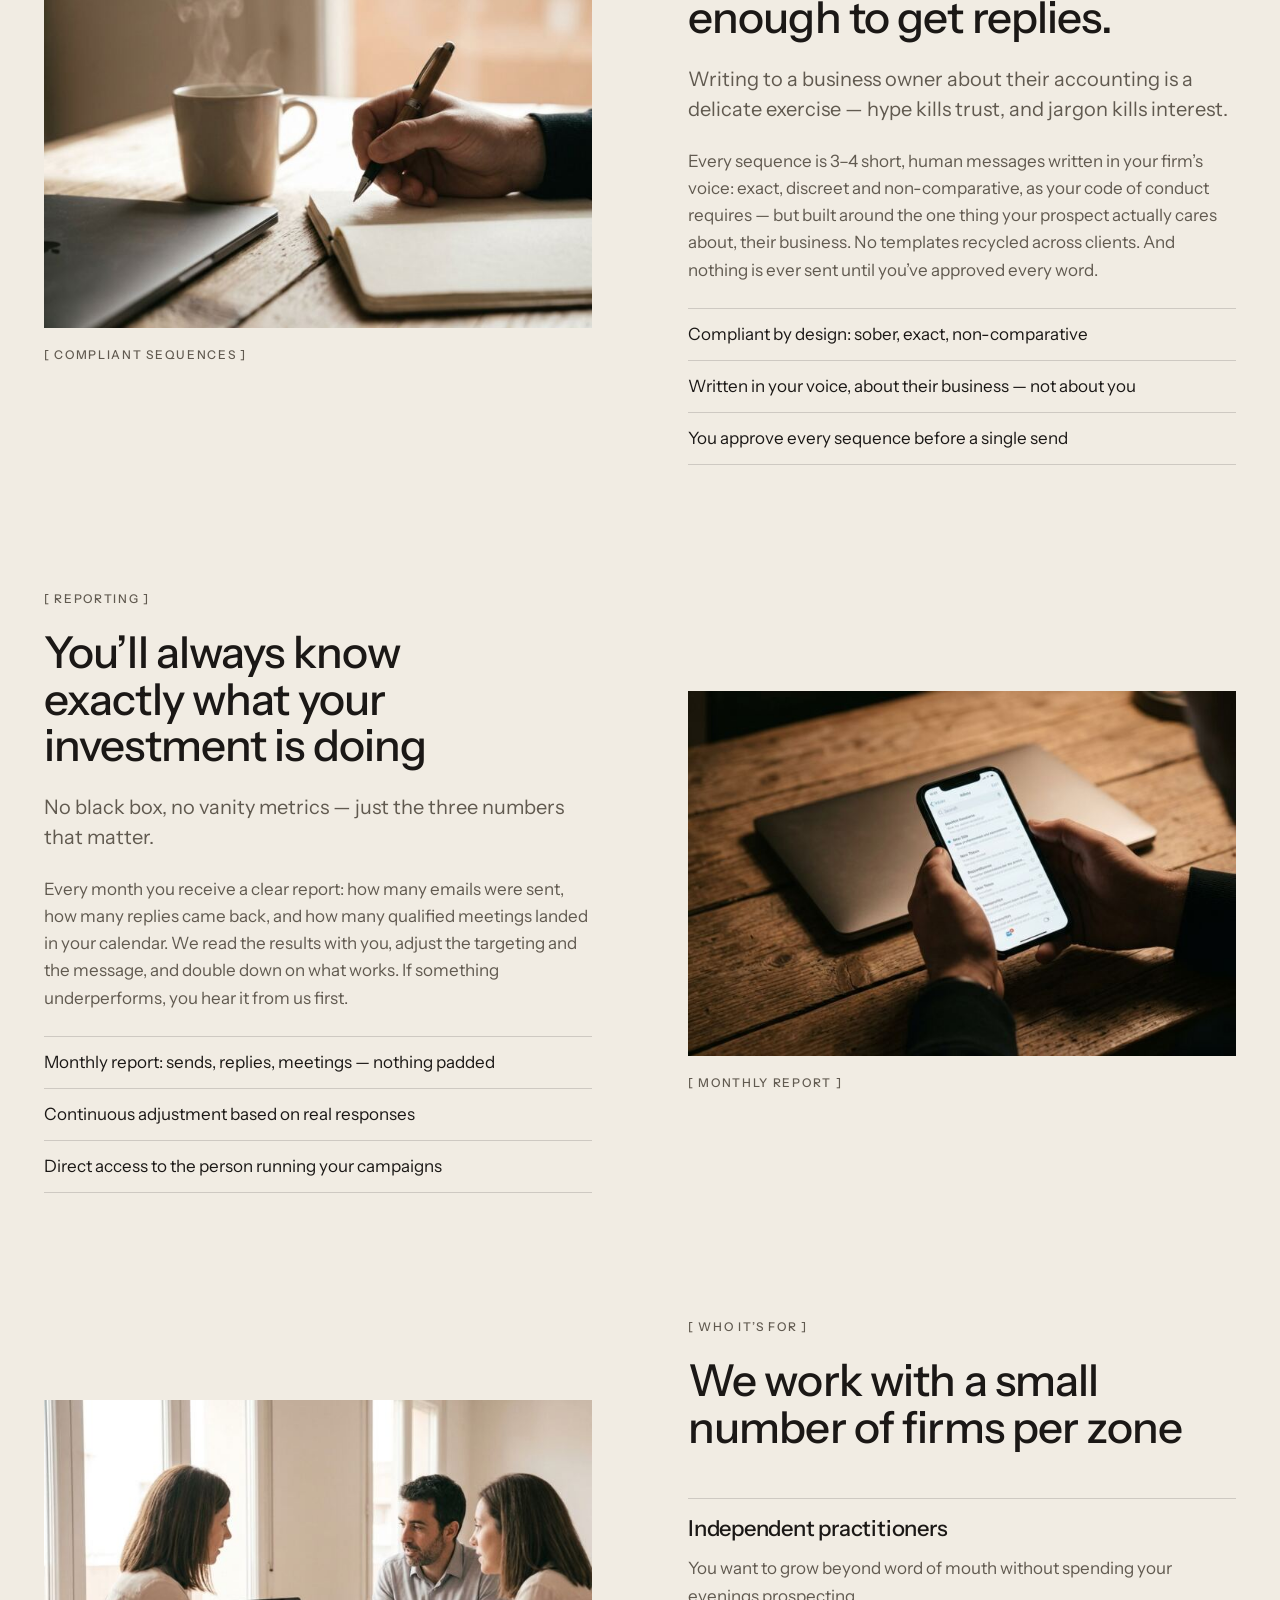
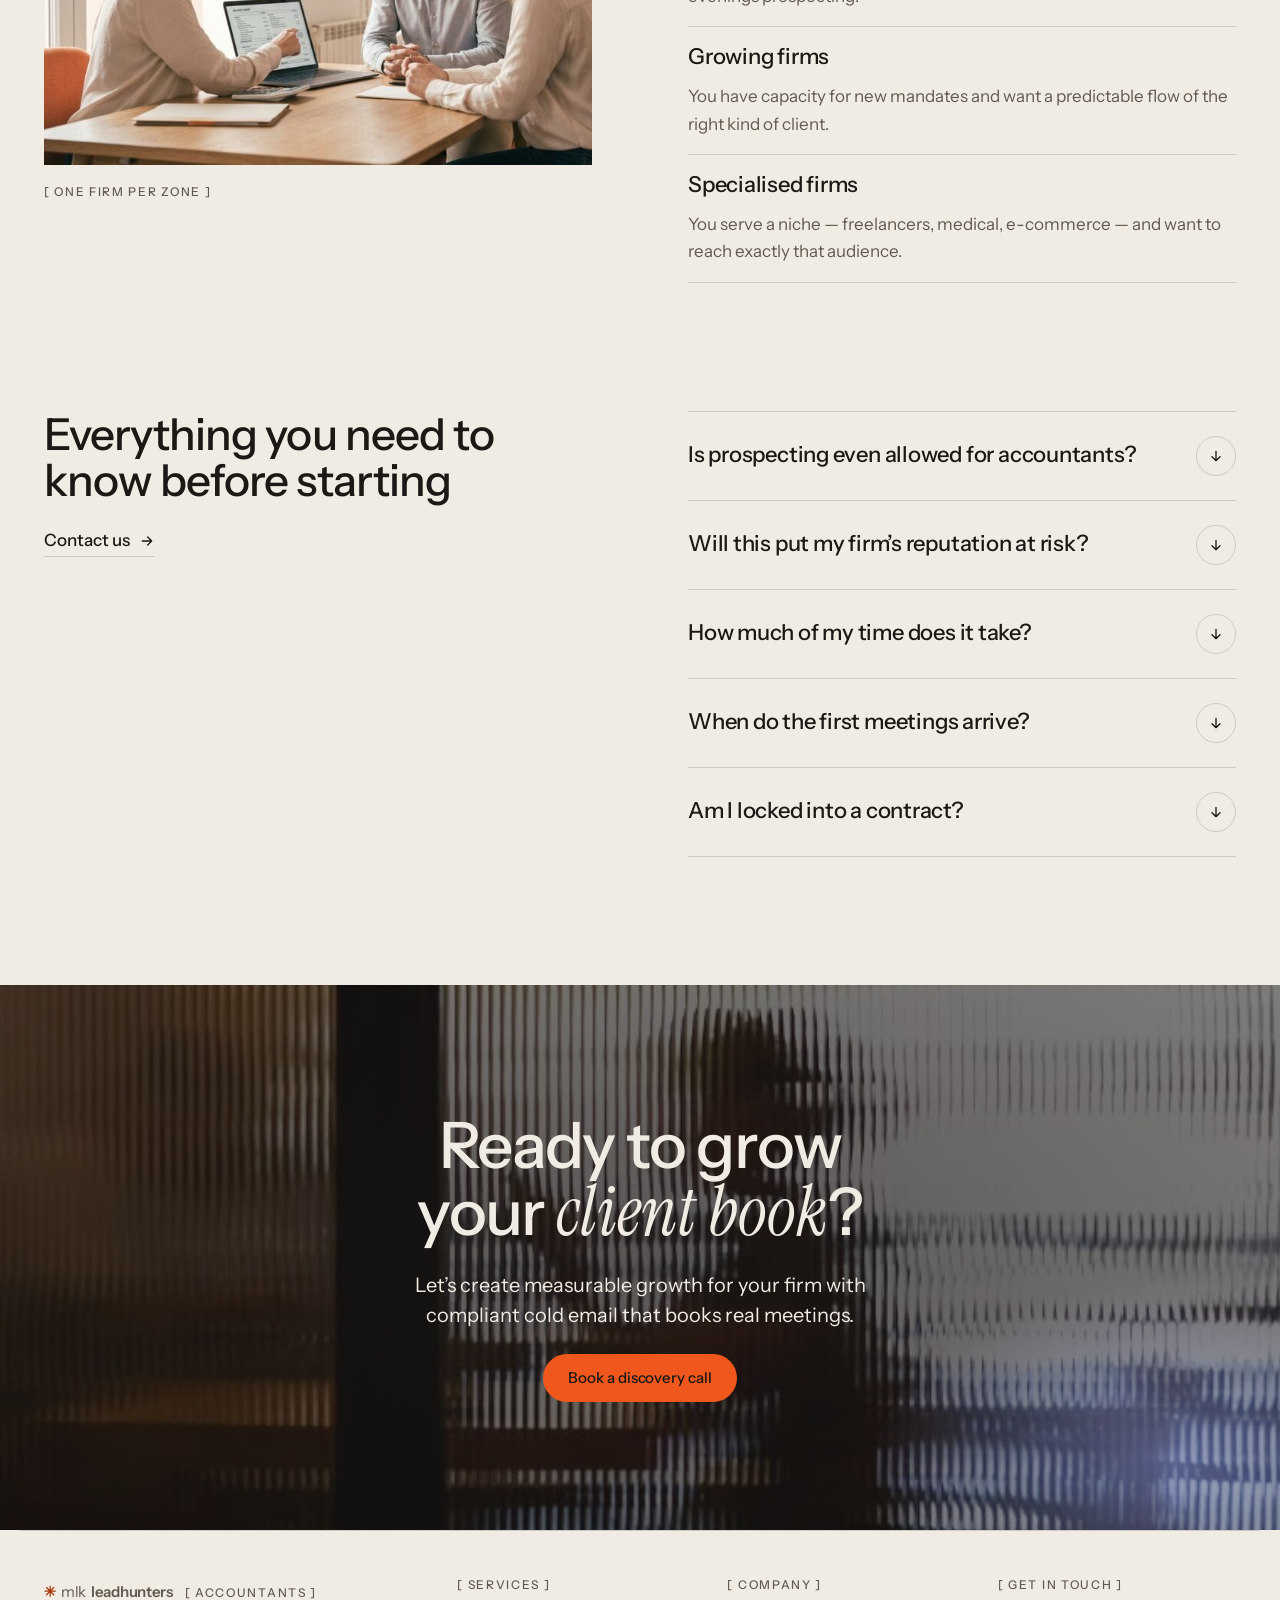
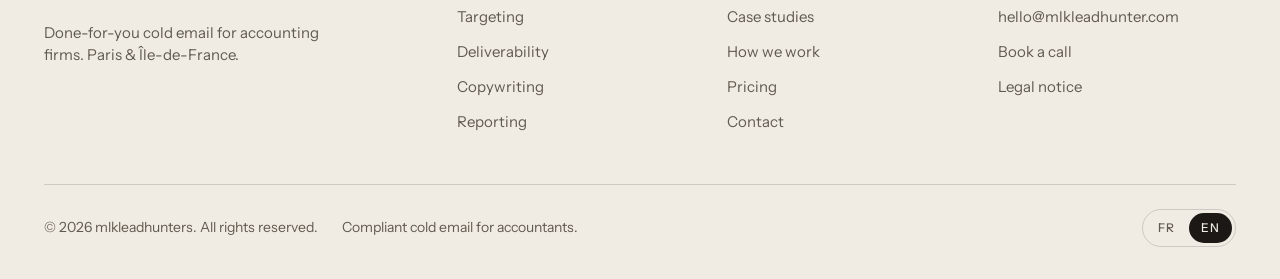
<file: how-we-work.html>
<!doctype html>
<html lang="en" data-theme="leadhunters">
<head>
<meta charset="utf-8">
<meta name="viewport" content="width=device-width, initial-scale=1">
<script>location.replace('en/how-we-work/' + location.search + location.hash);</script>
<meta http-equiv="refresh" content="0; url=en/how-we-work/">
<title>How we work — mlkleadhunters</title>
<link rel="canonical" href="https://mlkleadhunters.fr/en/how-we-work/">
<link rel="icon" href="assets/favicon.svg" type="image/svg+xml">
<link rel="stylesheet" href="assets/css/tokens.css">
<link rel="stylesheet" href="assets/css/mk.css">
</head>
<body>
<!-- Old URL kept so existing links keep working: it forwards to the new page. -->
<main class="mk-container mk-section">
  <p class="mk-lead">This page has moved.</p>
  <p class="mk-mt-5"><a class="mk-link" href="en/how-we-work/">How we work <svg viewBox="0 0 24 24" fill="none" stroke="currentColor" stroke-width="2" stroke-linecap="round" stroke-linejoin="round" aria-hidden="true"><path d="M5 12h14M13 6l6 6-6 6"/></svg></a></p>
</main>
</body>
</html>
</file>
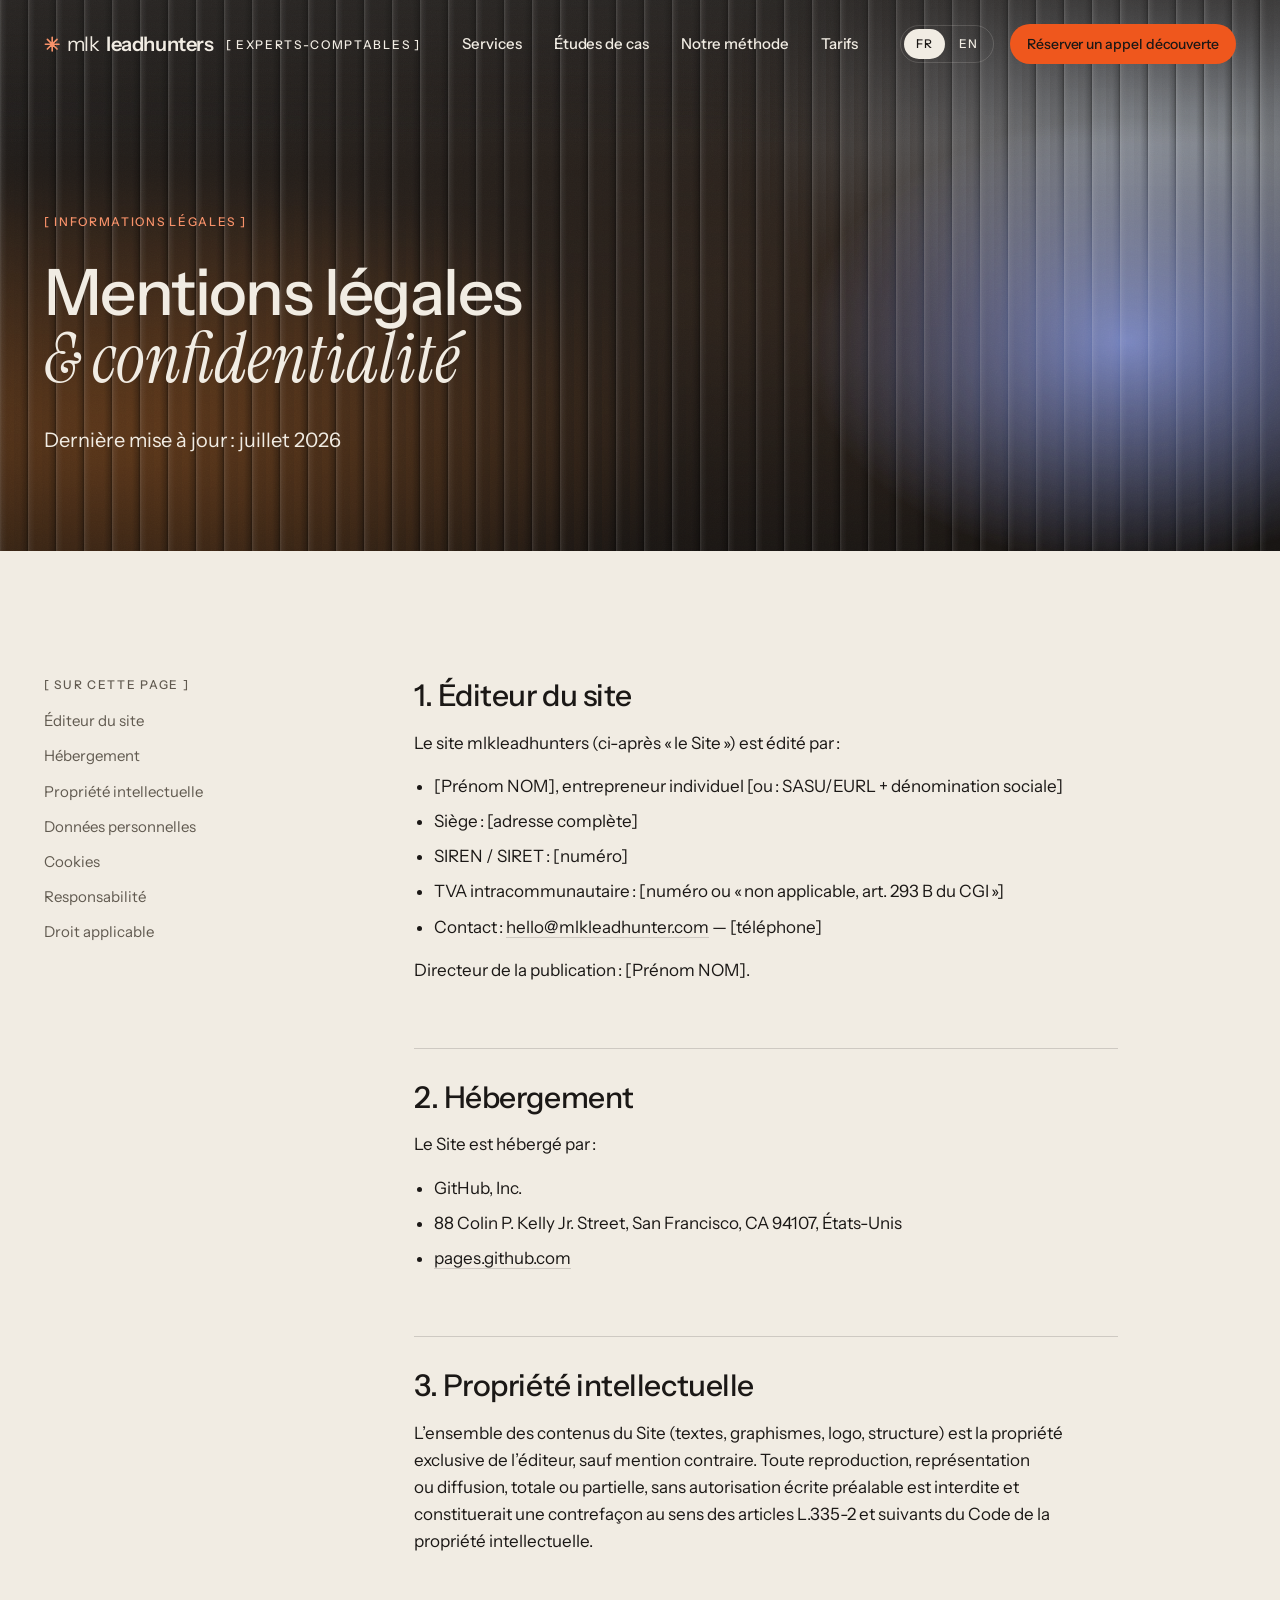
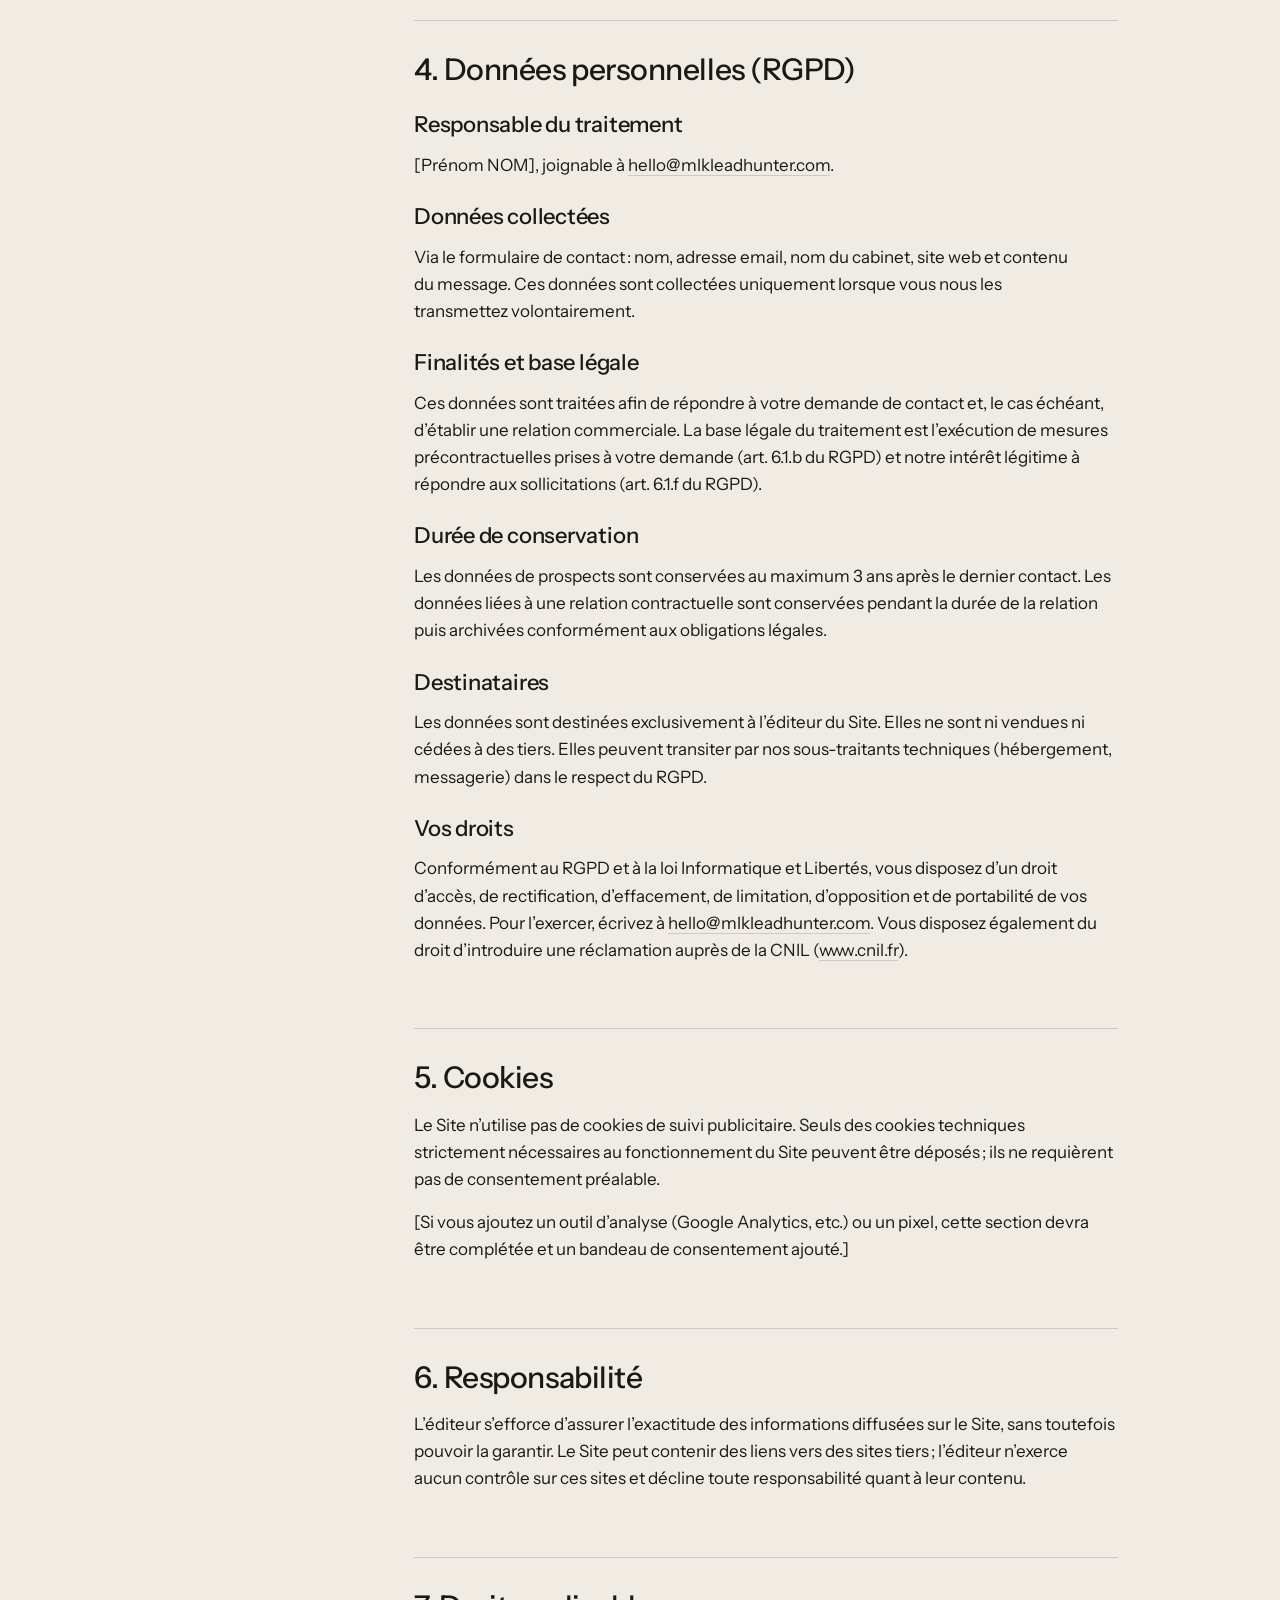
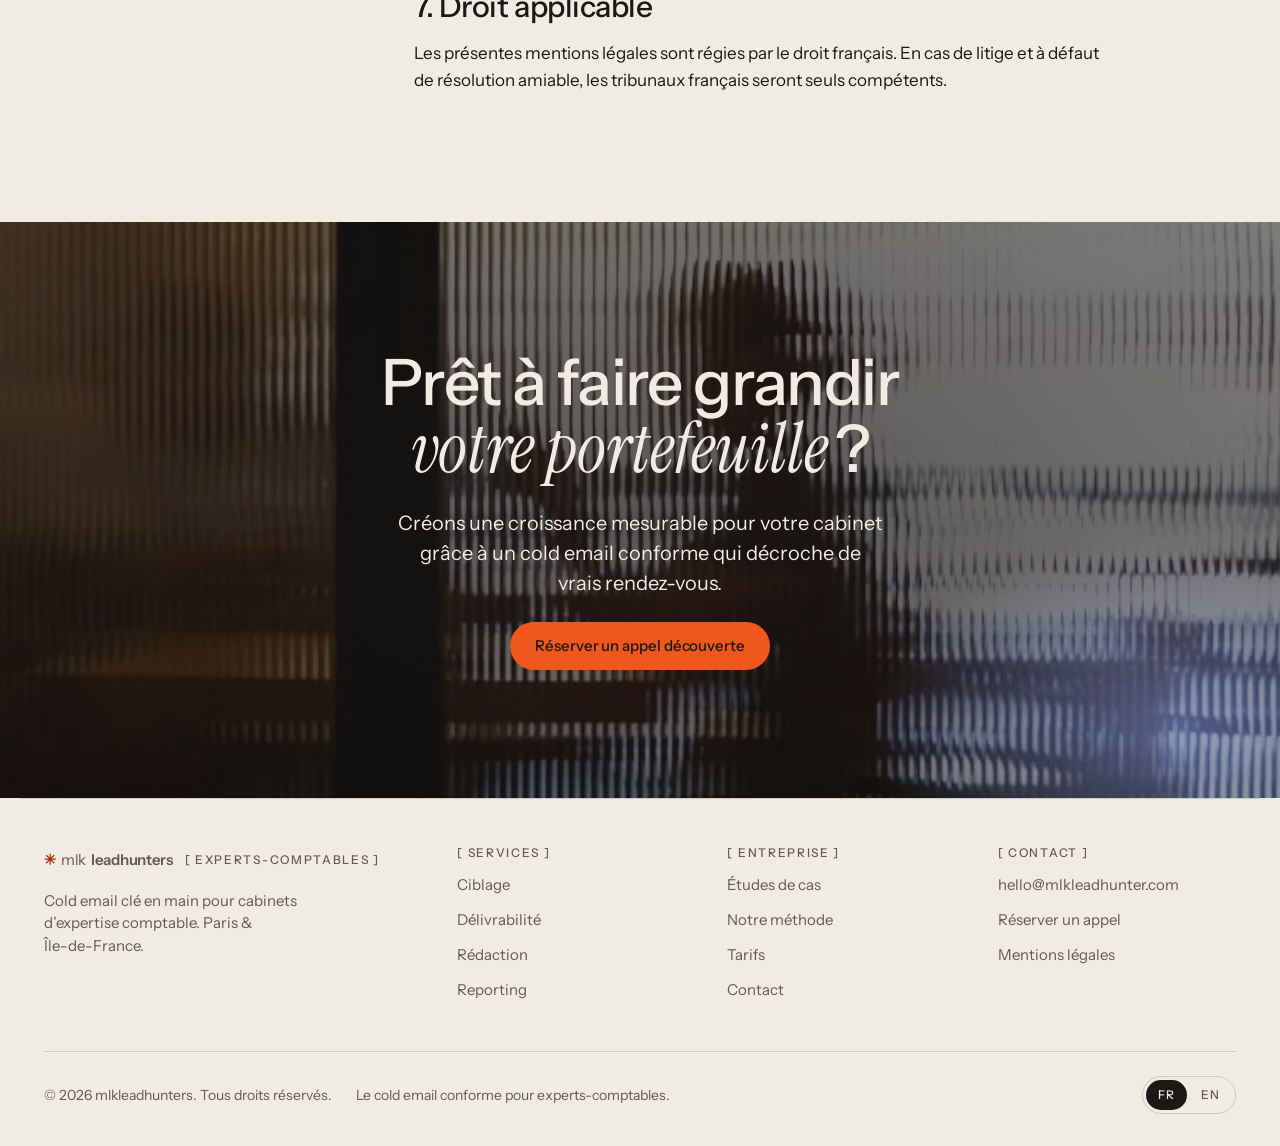
<file: mentions-legales.html>
<!doctype html>
<html lang="fr" data-theme="leadhunters">
<head>
<meta charset="utf-8">
<meta name="viewport" content="width=device-width, initial-scale=1">
<script>location.replace('fr/mentions-legales/' + location.search + location.hash);</script>
<meta http-equiv="refresh" content="0; url=fr/mentions-legales/">
<title>Mentions légales — mlkleadhunters</title>
<link rel="canonical" href="https://mlkleadhunters.fr/fr/mentions-legales/">
<link rel="icon" href="assets/favicon.svg" type="image/svg+xml">
<link rel="stylesheet" href="assets/css/tokens.css">
<link rel="stylesheet" href="assets/css/mk.css">
</head>
<body>
<!-- Old URL kept so existing links keep working: it forwards to the new page. -->
<main class="mk-container mk-section">
  <p class="mk-lead">Cette page a été déplacée.</p>
  <p class="mk-mt-5"><a class="mk-link" href="fr/mentions-legales/">Mentions légales <svg viewBox="0 0 24 24" fill="none" stroke="currentColor" stroke-width="2" stroke-linecap="round" stroke-linejoin="round" aria-hidden="true"><path d="M5 12h14M13 6l6 6-6 6"/></svg></a></p>
</main>
</body>
</html>
</file>
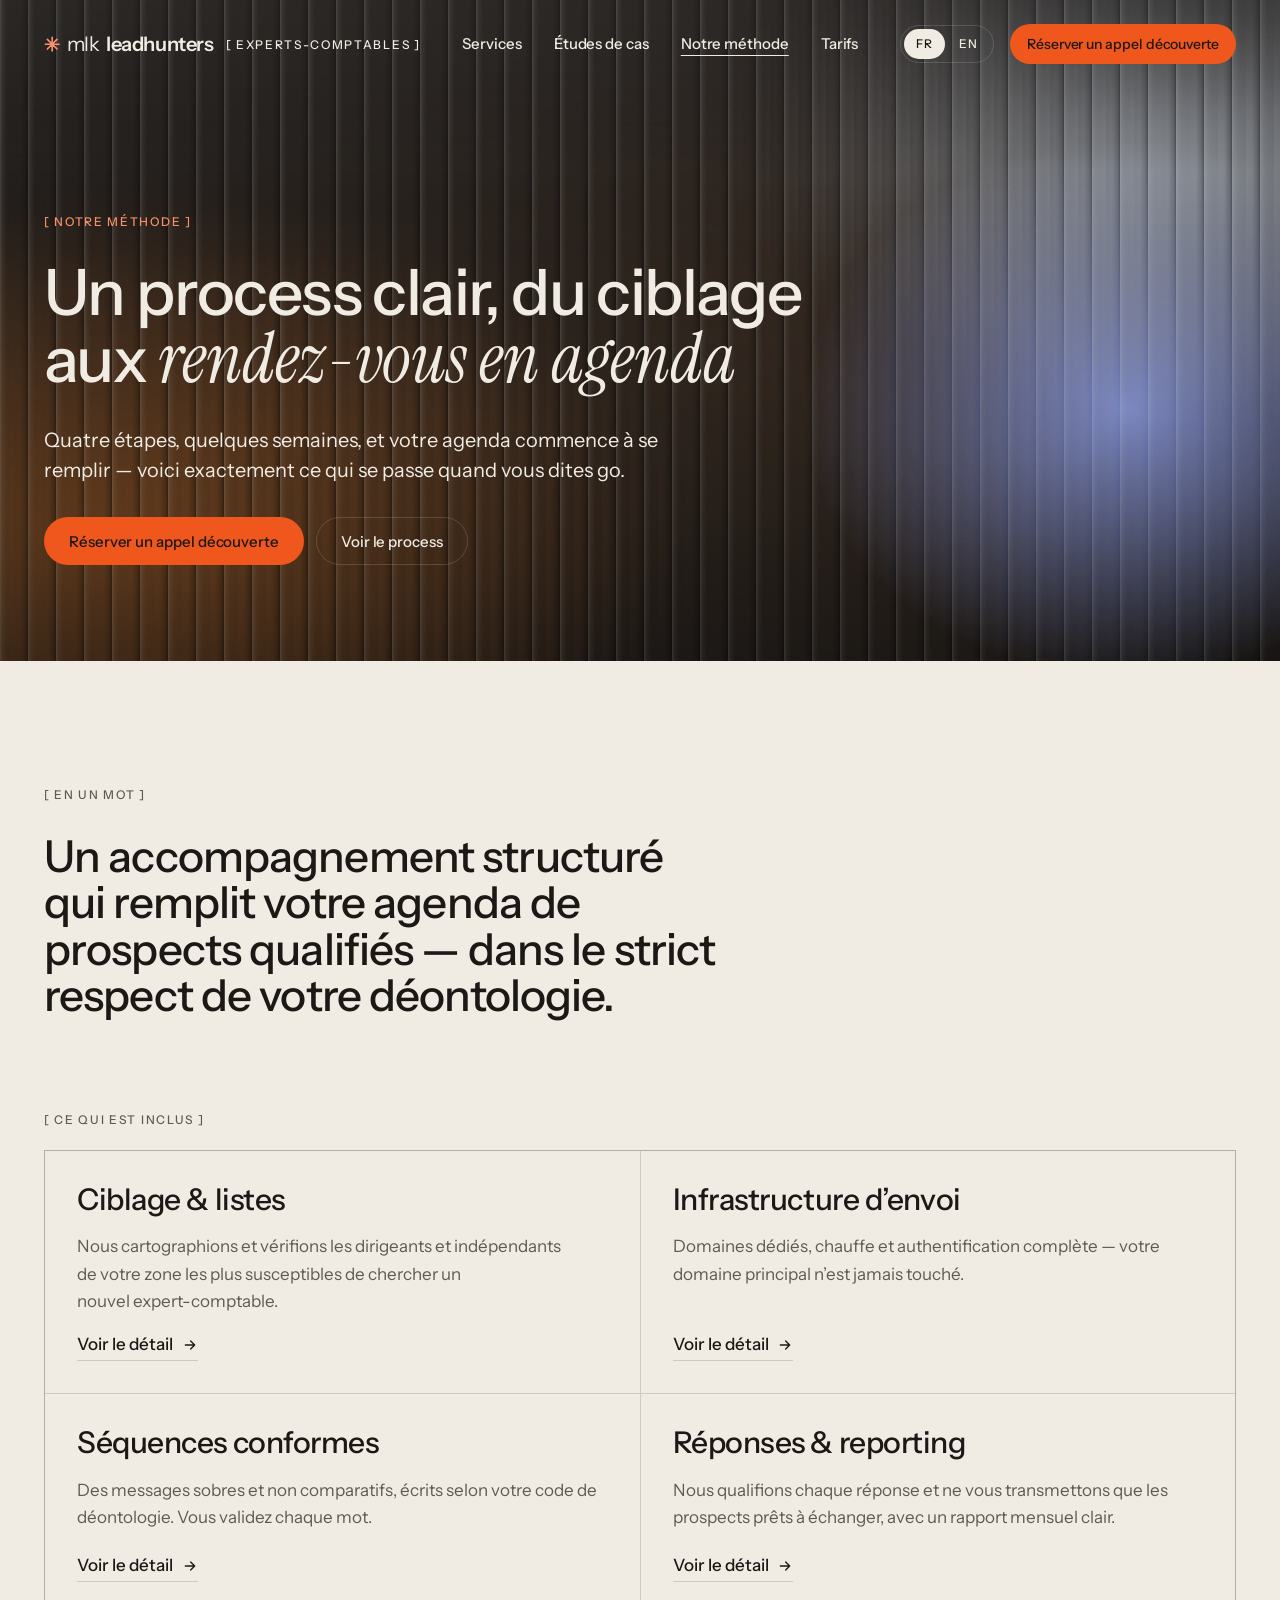
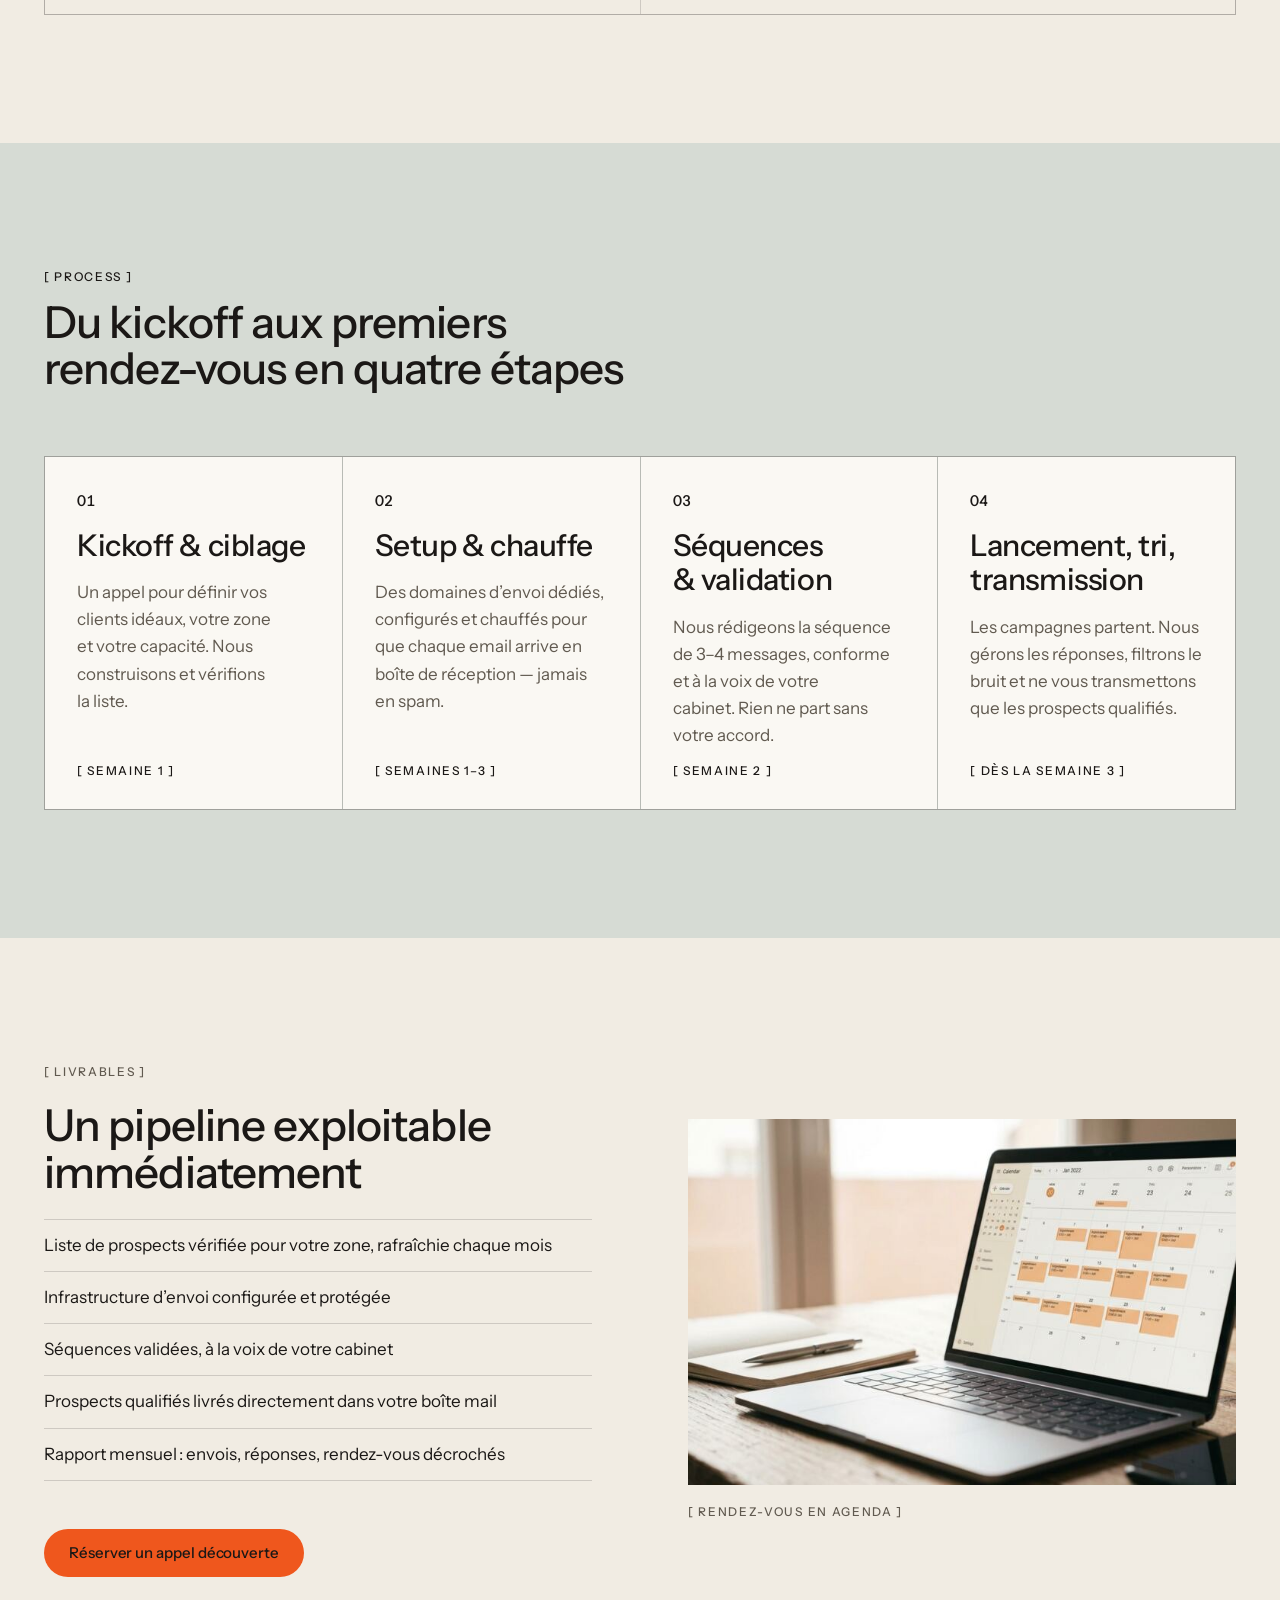
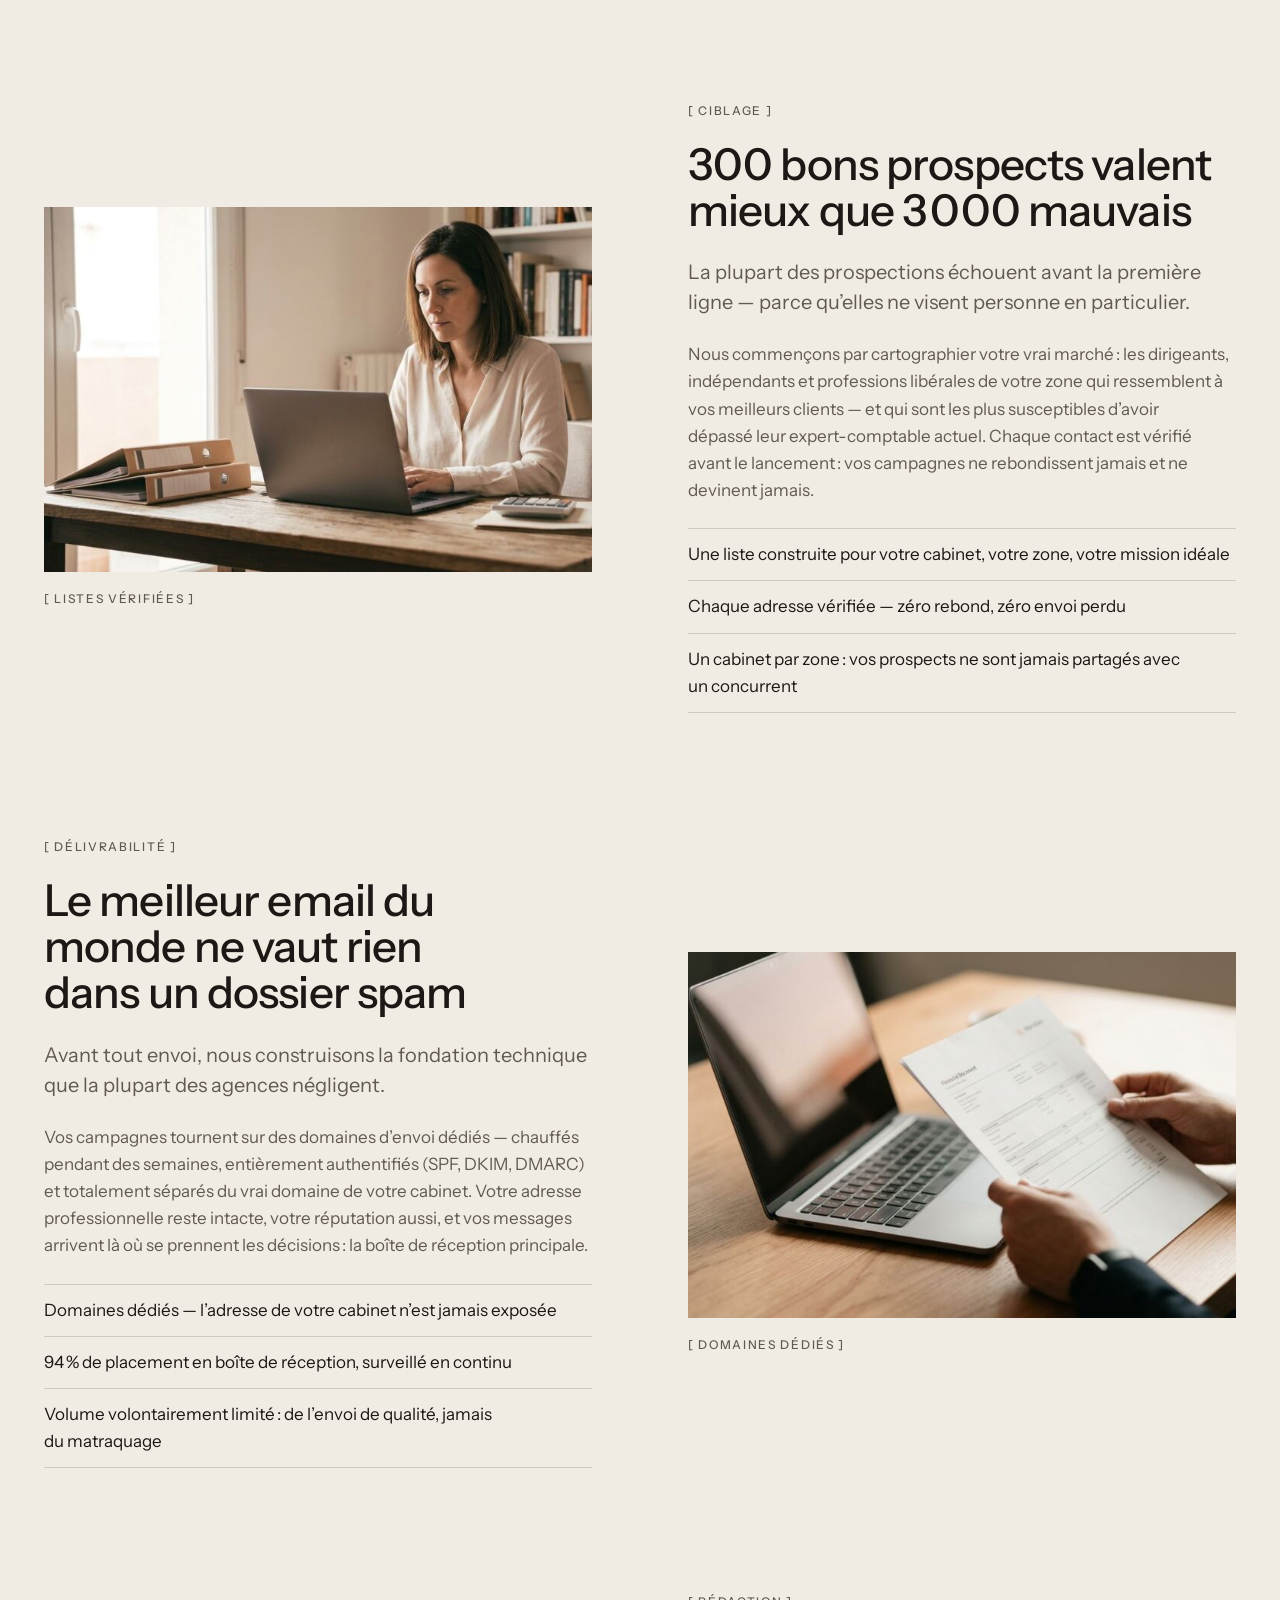
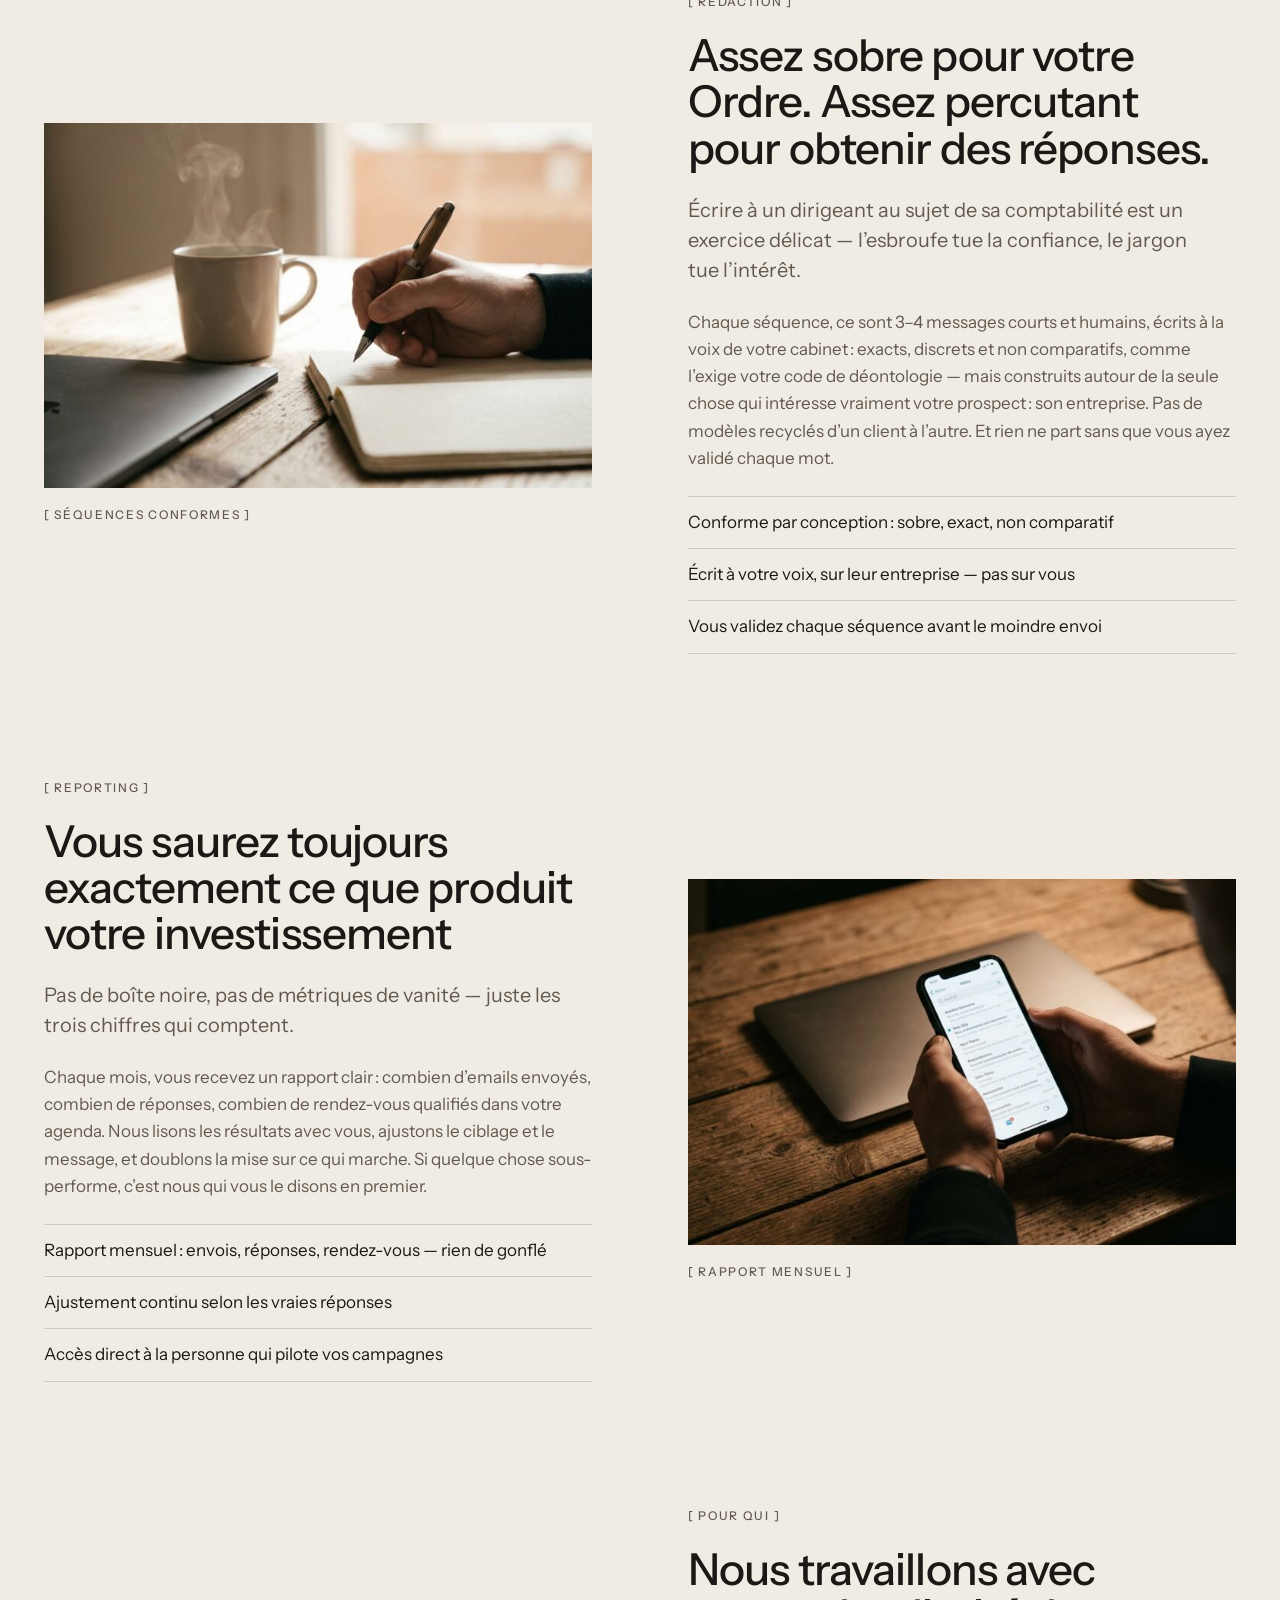
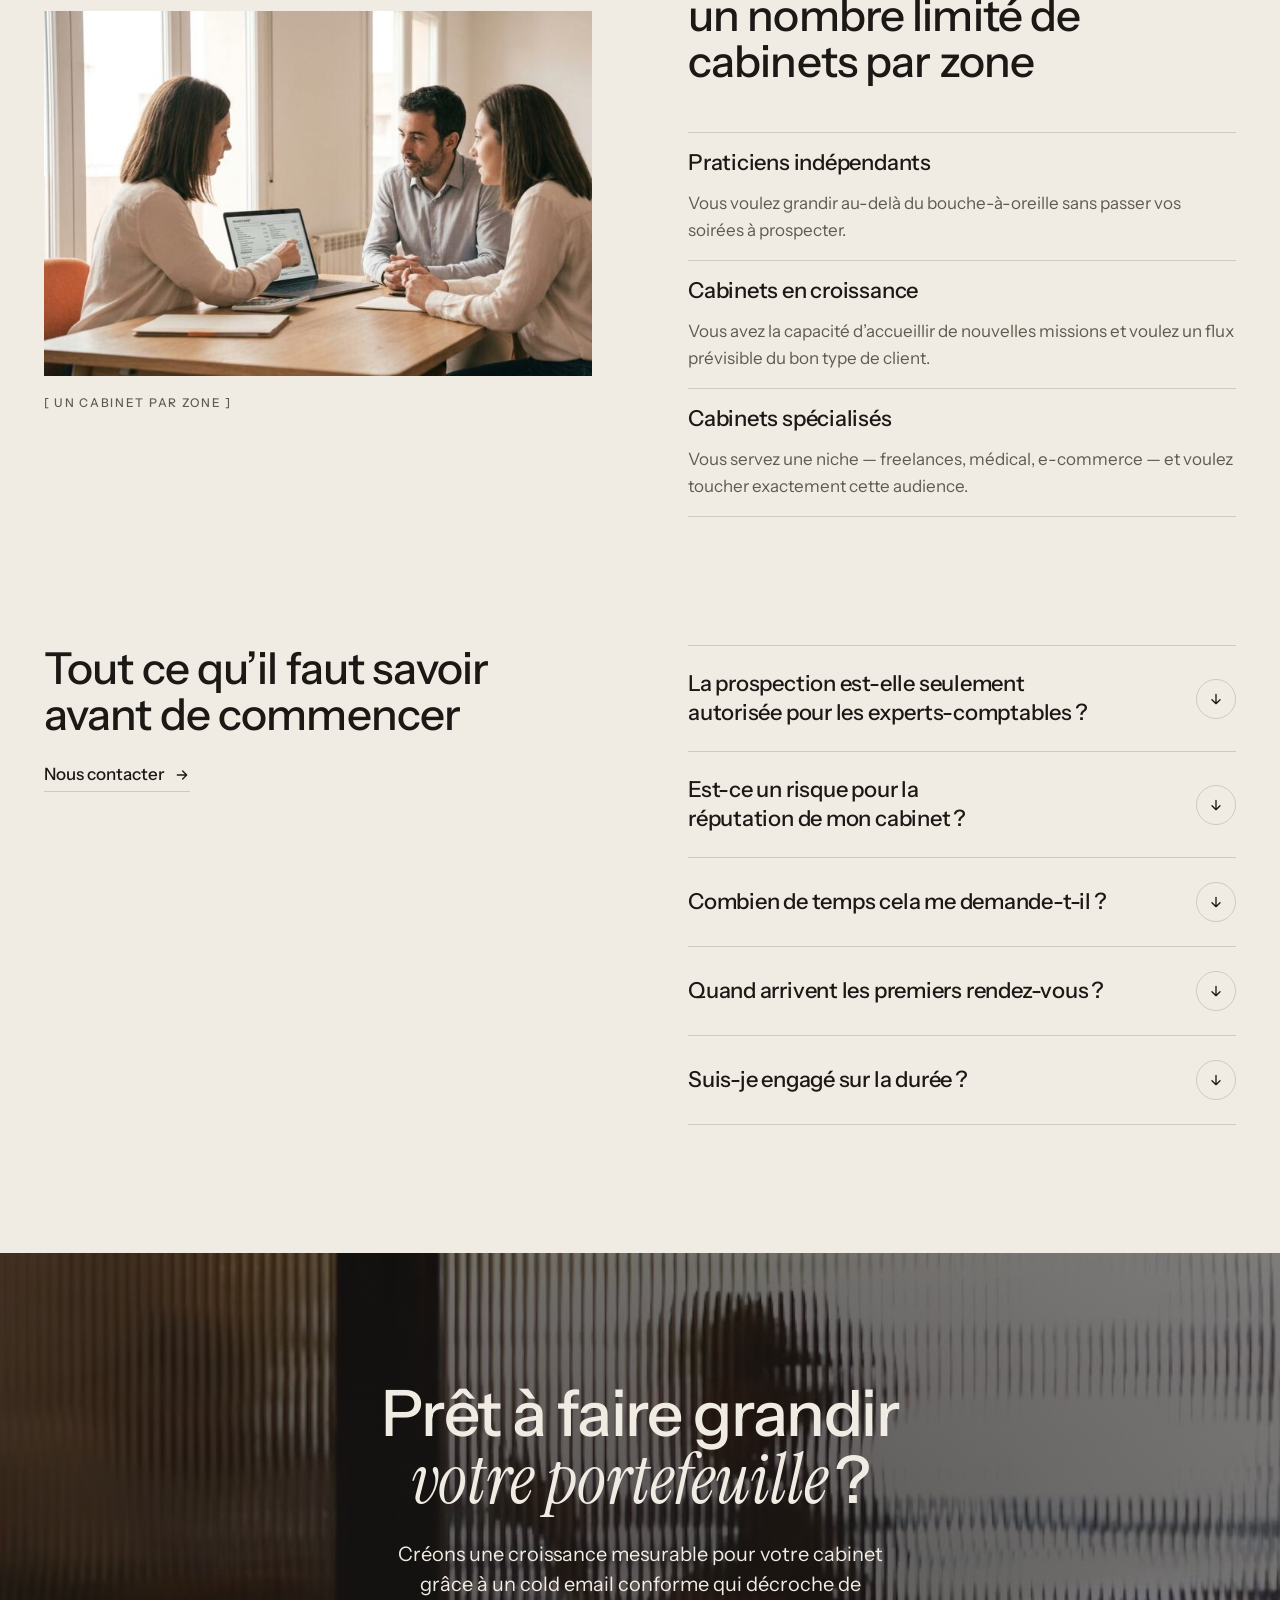
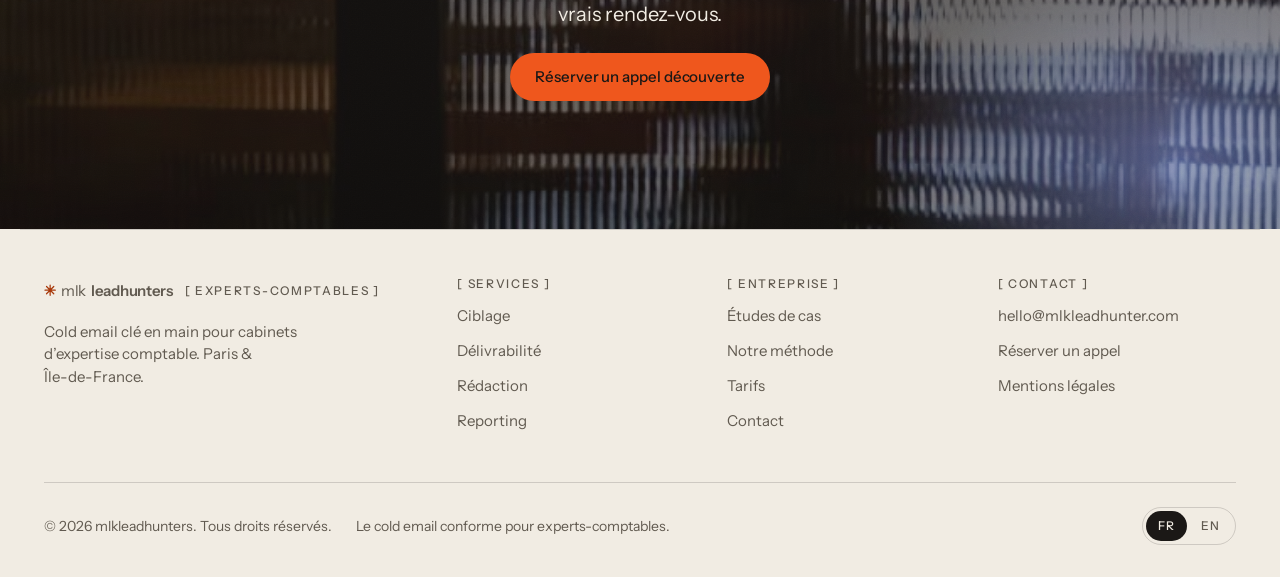
<file: notre-methode.html>
<!doctype html>
<html lang="fr" data-theme="leadhunters">
<head>
<meta charset="utf-8">
<meta name="viewport" content="width=device-width, initial-scale=1">
<script>location.replace('fr/notre-methode/' + location.search + location.hash);</script>
<meta http-equiv="refresh" content="0; url=fr/notre-methode/">
<title>Notre méthode — mlkleadhunters</title>
<link rel="canonical" href="https://mlkleadhunters.fr/fr/notre-methode/">
<link rel="icon" href="assets/favicon.svg" type="image/svg+xml">
<link rel="stylesheet" href="assets/css/tokens.css">
<link rel="stylesheet" href="assets/css/mk.css">
</head>
<body>
<!-- Old URL kept so existing links keep working: it forwards to the new page. -->
<main class="mk-container mk-section">
  <p class="mk-lead">Cette page a été déplacée.</p>
  <p class="mk-mt-5"><a class="mk-link" href="fr/notre-methode/">Notre méthode <svg viewBox="0 0 24 24" fill="none" stroke="currentColor" stroke-width="2" stroke-linecap="round" stroke-linejoin="round" aria-hidden="true"><path d="M5 12h14M13 6l6 6-6 6"/></svg></a></p>
</main>
</body>
</html>
</file>
<file: assets/css/tokens.css>
/* tokens.css — Verre cannelé design tokens, compiled from tokens.json (design system v1).
   Fonts are self-hosted (SIL OFL, see ../fonts/OFL.txt): no request to Google, nothing to consent to. */

@font-face { font-family: "Instrument Sans"; font-style: normal; font-weight: 400 700; font-display: swap;
  src: url(../fonts/instrument-sans-latin.woff2) format("woff2");
  unicode-range: U+0000-00FF, U+0131, U+0152-0153, U+02BB-02BC, U+02C6, U+02DA, U+02DC, U+0304, U+0308, U+0329, U+2000-206F, U+20AC, U+2122, U+2191, U+2193, U+2212, U+2215, U+FEFF, U+FFFD; }
@font-face { font-family: "Instrument Sans"; font-style: normal; font-weight: 400 700; font-display: swap;
  src: url(../fonts/instrument-sans-latin-ext.woff2) format("woff2");
  unicode-range: U+0100-02BA, U+02BD-02C5, U+02C7-02CC, U+02CE-02D7, U+02DD-02FF, U+0304, U+0308, U+0329, U+1D00-1DBF, U+1E00-1E9F, U+1EF2-1EFF, U+2020, U+20A0-20AB, U+20AD-20C0, U+2113, U+2C60-2C7F, U+A720-A7FF; }
@font-face { font-family: "Instrument Serif"; font-style: italic; font-weight: 400; font-display: swap;
  src: url(../fonts/instrument-serif-italic-latin.woff2) format("woff2");
  unicode-range: U+0000-00FF, U+0131, U+0152-0153, U+02BB-02BC, U+02C6, U+02DA, U+02DC, U+0304, U+0308, U+0329, U+2000-206F, U+20AC, U+2122, U+2191, U+2193, U+2212, U+2215, U+FEFF, U+FFFD; }
@font-face { font-family: "Instrument Serif"; font-style: italic; font-weight: 400; font-display: swap;
  src: url(../fonts/instrument-serif-italic-latin-ext.woff2) format("woff2");
  unicode-range: U+0100-02BA, U+02BD-02C5, U+02C7-02CC, U+02CE-02D7, U+02DD-02FF, U+0304, U+0308, U+0329, U+1D00-1DBF, U+1E00-1E9F, U+1EF2-1EFF, U+2020, U+20A0-20AB, U+20AD-20C0, U+2113, U+2C60-2C7F, U+A720-A7FF; }

/* The Google subsets of both families lack U+202F, the narrow no-break space French typography
   needs (94 %, 1 000, « … », « : »). This tiny font supplies that one character, at 0.12 em, for both. */
@font-face { font-family: "Instrument Sans"; font-style: normal; font-weight: 400 700; font-display: swap;
  src: url(../fonts/narrow-space.woff2) format("woff2"); unicode-range: U+202F; }
@font-face { font-family: "Instrument Serif"; font-style: italic; font-weight: 400; font-display: swap;
  src: url(../fonts/narrow-space.woff2) format("woff2"); unicode-range: U+202F; }
:root, [data-theme="leadhunters"] {
  --surface: #f1ece3;
  --surface-raised: #faf8f3;
  --surface-sage: #d6dbd4;
  --surface-dark: #1b1816;
  --surface-dark-raised: #26221f;
  --ink: #1b1816;
  --ink-muted: #615a50;
  --ink-on-dark: #f1ece3;
  --ink-on-dark-muted: #ada69b;
  --line: #1b181629;
  --line-on-dark: #f1ece329;
  --accent: #ef571d;
  --accent-ink: #a8380a;
  --accent-on-dark: #f8926a;
  --on-accent: #1b1816;
  --scene-a: #e07a2a;
  --scene-b: #8e949c;
  --scene-c: #3a2c22;
  --light-cool: #6f86d6;
  --focus: #1b1816;
  --focus-on-dark: #f1ece3;
  --space-1: 4px;
  --space-2: 8px;
  --space-3: 12px;
  --space-4: 16px;
  --space-5: 24px;
  --space-6: 32px;
  --space-7: 48px;
  --space-8: 64px;
  --space-9: 96px;
  --space-10: 128px;
  --space-11: 160px;
  --container: 1240px;
  --gutter: 24px;
  --measure: 64ch;
  --radius-none: 0;
  --radius-sm: 4px;
  --radius-pill: 999px;
  --glass-rib: 28px;
  --glass-blur: 28px;
  --glass-refract: 40;
  --glass-grain: 0.14;
  --font-sans: "Instrument Sans", "Helvetica Neue", Arial, sans-serif;
  --font-serif: "Instrument Serif", Georgia, "Times New Roman", serif;
}
[data-theme="webstudio"] {
  --accent: #4e6443;
  --accent-ink: #3e5236;
  --accent-on-dark: #93a884;
  --on-accent: #f1ece3;
  --scene-a: #5e7351;
  --scene-b: #e6dfcf;
  --scene-c: #17221e;
}
[data-theme="deepblue"] {
  --accent: #1b2e9b;
  --accent-ink: #1b2e9b;
  --accent-on-dark: #9fb0ff;
  --on-accent: #f1ece3;
  --scene-a: #e07a2a;
  --scene-b: #4a63e6;
  --scene-c: #10163a;
}
[data-theme="popblue"] {
  --accent: #2b4dff;
  --accent-ink: #1c38d9;
  --accent-on-dark: #6f8bff;
  --on-accent: #f1ece3;
  --scene-a: #e07a2a;
  --scene-b: #4f6cff;
  --scene-c: #0b123d;
}
.display-xl { font-family: var(--font-sans); font-size: 88px; line-height: 0.96; font-weight: 500; letter-spacing: -0.03em; }
.display { font-family: var(--font-sans); font-size: 64px; line-height: 1.0; font-weight: 500; letter-spacing: -0.025em; }
.title { font-family: var(--font-sans); font-size: 44px; line-height: 1.05; font-weight: 500; letter-spacing: -0.02em; }
.heading { font-family: var(--font-sans); font-size: 30px; line-height: 1.15; font-weight: 500; letter-spacing: -0.015em; }
.subheading { font-family: var(--font-sans); font-size: 22px; line-height: 1.3; font-weight: 500; letter-spacing: -0.01em; }
.stat { font-family: var(--font-sans); font-size: 96px; line-height: 0.95; font-weight: 500; letter-spacing: -0.04em; }
.lead { font-family: var(--font-sans); font-size: 20px; line-height: 1.5; font-weight: 400; }
.body { font-family: var(--font-sans); font-size: 17px; line-height: 1.6; font-weight: 400; }
.small { font-family: var(--font-sans); font-size: 15px; line-height: 1.5; font-weight: 400; }
.nav { font-family: var(--font-sans); font-size: 15px; line-height: 1; font-weight: 500; letter-spacing: -0.005em; }
.label { font-family: var(--font-sans); font-size: 12px; line-height: 1; font-weight: 500; letter-spacing: 0.14em; }
.emphasis { font-family: var(--font-serif); font-size: 1.08em; line-height: 1; font-weight: 400; font-style: italic; }
.note { font-family: var(--font-serif); font-size: 18px; line-height: 1.4; font-weight: 400; font-style: italic; }
.quote { font-family: var(--font-serif); font-size: 30px; line-height: 1.25; font-weight: 400; font-style: italic; }
</file>
<file: assets/css/mk.css>
/* Verre cannelé — base stylesheet shared by mlkwebstudio, mlkleadhunters and the accountants site.
   Tokens come from tokens.css (generated from tokens.json). Component classes are prefixed mk-. */

*, *::before, *::after { box-sizing: border-box; }
html { -webkit-text-size-adjust: 100%; }
body {
  margin: 0;
  background: var(--surface);
  color: var(--ink);
  font-family: var(--font-sans);
  font-size: 17px;
  line-height: 1.6;
  font-feature-settings: "ss01" 0, "kern" 1;
  -webkit-font-smoothing: antialiased;
}
a { color: inherit; text-decoration: none; }
img, svg, video { display: block; max-width: 100%; }
p { margin: 0; max-width: var(--measure); }
h1, h2, h3, h4 { margin: 0; font-weight: 500; }

/* French and English quotes come from the lang attribute, never typed. */
:lang(fr) q { quotes: "«\202F" "\202F»"; }
:lang(en) q { quotes: "\201C" "\201D"; }

/* Focus: solid ring, visible on every ground. */
:focus-visible { outline: 2px solid var(--focus); outline-offset: 3px; border-radius: var(--radius-sm); }
.mk-on-dark :focus-visible { outline-color: var(--focus-on-dark); }

/* ---------- Dark context: remap the light tokens once, every component follows. ---------- */
.mk-on-dark {
  --surface: var(--surface-dark);
  --surface-raised: var(--surface-dark-raised);
  --ink: var(--ink-on-dark);
  --ink-muted: var(--ink-on-dark-muted);
  --line: var(--line-on-dark);
  --accent-ink: var(--accent-on-dark);
  --focus: var(--focus-on-dark);
  background: var(--surface-dark);
  color: var(--ink-on-dark);
}

/* ---------- Layout ---------- */
.mk-container { width: 100%; max-width: var(--container); margin-inline: auto; padding-inline: var(--gutter); }
.mk-section { padding-block: var(--space-10); }
.mk-section--band { background: var(--surface-sage); }
@media (max-width: 900px) { .mk-section { padding-block: var(--space-9); } }
@media (max-width: 640px) { .mk-section { padding-block: var(--space-8); } .mk-container { padding-inline: var(--space-4); } }

/* ---------- Type helpers ---------- */
.mk-display-xl { font-size: clamp(44px, 7.4vw, 88px); line-height: .96; letter-spacing: -.03em; font-weight: 500; }
.mk-display    { font-size: clamp(36px, 5.4vw, 64px); line-height: 1; letter-spacing: -.025em; font-weight: 500; }
.mk-title      { font-size: clamp(30px, 3.6vw, 44px); line-height: 1.05; letter-spacing: -.02em; font-weight: 500; }
.mk-heading    { font-size: clamp(24px, 2.4vw, 30px); line-height: 1.15; letter-spacing: -.015em; font-weight: 500; }
.mk-lead       { font-size: clamp(18px, 1.6vw, 20px); line-height: 1.5; color: var(--ink-muted); max-width: 56ch; }
.mk-small      { font-size: 15px; line-height: 1.5; }
.mk-muted      { color: var(--ink-muted); }
.mk-subheading { font-size: 22px; line-height: 1.3; font-weight: 500; letter-spacing: -.01em; }
/* The serif emphasis: two or three words of a display line, once per screen. */
.mk-em { font-family: var(--font-serif); font-style: italic; font-weight: 400; font-size: 1.08em; letter-spacing: 0; }

/* ---------- Label: [ UPPERCASE ] ---------- */
.mk-label {
  display: inline-block;
  font-size: 12px; line-height: 1; font-weight: 500; letter-spacing: .14em; text-transform: uppercase;
  color: var(--ink-muted);
  white-space: nowrap;
}
.mk-label::before { content: "[\00a0"; }
.mk-label::after  { content: "\00a0]"; }
.mk-label--accent { color: var(--accent-ink); }

/* ---------- Wordmark ---------- */
.mk-wordmark {
  display: inline-flex; align-items: center; gap: .32em;
  font-family: var(--font-sans); font-size: 20px; line-height: 1; letter-spacing: -.02em;
  color: var(--ink); white-space: nowrap;
}
.mk-wordmark__glyph { width: .82em; height: .82em; color: var(--accent-ink); flex: none; }
.mk-wordmark__mlk  { font-weight: 400; }
.mk-wordmark__name { font-weight: 600; }
.mk-wordmark--lg { font-size: 32px; }
.mk-wordmark--xl { font-size: 56px; letter-spacing: -.03em; }

/* ---------- Buttons ---------- */
.mk-button {
  display: inline-flex; align-items: center; justify-content: center; gap: .6em;
  height: 48px; padding: 0 var(--space-5);
  border-radius: var(--radius-pill); border: 1px solid transparent;
  background: var(--accent); color: var(--on-accent);
  font-family: var(--font-sans); font-size: 15px; font-weight: 500; line-height: 1; letter-spacing: -.005em;
  cursor: pointer; white-space: nowrap; text-decoration: none;
}
.mk-button:hover { filter: brightness(.94); }
.mk-button--ghost { background: transparent; border-color: var(--line); color: var(--ink); }
.mk-button--ghost:hover { filter: none; border-color: var(--ink); }
.mk-button--inverse { background: var(--ink); color: var(--surface); }
.mk-button--sm { height: 40px; padding: 0 var(--space-4); font-size: 14px; }
.mk-button--icon { width: 48px; padding: 0; }
.mk-button--icon.mk-button--sm { width: 40px; }
.mk-button svg { width: 18px; height: 18px; flex: none; }
.mk-link { display: inline-flex; align-items: center; gap: .5em; font-weight: 500; color: var(--ink); border-bottom: 1px solid var(--line); padding-bottom: 2px; }
.mk-link:hover { border-color: var(--ink); }
.mk-link svg { width: 16px; height: 16px; }

/* ---------- Language switch ---------- */
.mk-lang { display: inline-flex; gap: 2px; padding: 3px; border: 1px solid var(--line); border-radius: var(--radius-pill); }
.mk-lang__opt {
  appearance: none; border: 0; background: transparent; cursor: pointer;
  font-family: var(--font-sans); font-size: 12px; font-weight: 500; line-height: 1; letter-spacing: .08em;
  padding: 9px 12px; border-radius: var(--radius-pill); color: var(--ink-muted);
}
.mk-lang__opt[aria-current="true"] { background: var(--ink); color: var(--surface); }
.mk-lang__opt:hover:not([aria-current="true"]) { color: var(--ink); }

/* ---------- Nav ---------- */
.mk-nav { display: flex; align-items: center; justify-content: space-between; gap: var(--space-5); padding-block: var(--space-5); }
.mk-nav__links { display: flex; align-items: center; gap: var(--space-6); list-style: none; margin: 0; padding: 0; }
.mk-nav__links a { font-size: 15px; font-weight: 500; letter-spacing: -.005em; color: var(--ink-muted); }
.mk-nav__links a:hover, .mk-nav__links a[aria-current="page"] { color: var(--ink); }
.mk-nav__end { display: flex; align-items: center; gap: var(--space-4); }
@media (max-width: 900px) { .mk-nav__links { display: none; } }

/* ---------- Cards in a hairline grid ---------- */
.mk-grid { display: grid; grid-template-columns: repeat(3, 1fr); gap: 1px; background: var(--line); border: 1px solid var(--line); }
.mk-grid--2 { grid-template-columns: repeat(2, 1fr); }
.mk-card { display: flex; flex-direction: column; gap: var(--space-4); padding: var(--space-6); min-height: 300px; background: var(--surface); }
.mk-card__body { color: var(--ink-muted); }
.mk-card__foot { margin-top: auto; display: flex; align-items: center; justify-content: space-between; gap: var(--space-4); }
@media (max-width: 900px) { .mk-grid, .mk-grid--2 { grid-template-columns: 1fr; } .mk-card { min-height: 0; padding: var(--space-5); } }

/* ---------- Stat ---------- */
.mk-stat { display: grid; grid-template-columns: auto 1fr; align-items: end; gap: var(--space-5); }
.mk-stat__value { font-size: clamp(64px, 9vw, 96px); line-height: .95; letter-spacing: -.04em; font-weight: 500; font-variant-numeric: lining-nums tabular-nums; }
.mk-stat__note { font-family: var(--font-serif); font-style: italic; font-size: 18px; line-height: 1.4; color: var(--ink-muted); max-width: 26ch; padding-bottom: .4em; }
@media (max-width: 640px) { .mk-stat { grid-template-columns: 1fr; gap: var(--space-3); } }

/* ---------- Quote ---------- */
.mk-quote { margin: 0; max-width: 30ch; }
.mk-quote p { font-family: var(--font-serif); font-style: italic; font-size: clamp(24px, 2.6vw, 30px); line-height: 1.25; max-width: none; }
.mk-quote footer { margin-top: var(--space-5); }

/* ---------- Footer ---------- */
.mk-footer { border-top: 1px solid var(--line); padding-block: var(--space-7) var(--space-6); }
.mk-footer__grid { display: grid; grid-template-columns: 1.6fr 1fr 1fr 1fr; gap: var(--space-6); }
.mk-footer__col ul { list-style: none; margin: var(--space-3) 0 0; padding: 0; display: grid; gap: var(--space-2); }
.mk-footer__col a { font-size: 15px; color: var(--ink-muted); }
.mk-footer__col a:hover { color: var(--ink); }
.mk-footer__base { display: flex; align-items: center; justify-content: space-between; gap: var(--space-4); margin-top: var(--space-7); padding-top: var(--space-5); border-top: 1px solid var(--line); font-size: 14px; color: var(--ink-muted); }
@media (max-width: 760px) { .mk-footer__grid { grid-template-columns: 1fr 1fr; } .mk-footer__base { flex-direction: column; align-items: flex-start; } }

/* ---------- Glass: the one bold thing. ----------
   Markup:
   <section class="mk-glass mk-on-dark">
     <div class="mk-glass__scene"></div>        soft blurred light, no filter dependency
     <div class="mk-glass__refract"></div>      same scene, sliced per rib by the #mk-reed SVG filter
     <div class="mk-glass__ribs"></div>         rib highlights and shadows
     <div class="mk-glass__tint"></div>         legibility tint (photos)
     <div class="mk-glass__daylight"></div>     cold blue light (optional)
     <div class="mk-glass__grain"></div>        film grain
     <div class="mk-glass__content">…</div>
   </section>
   The #mk-reed filter (see README, Glass) must be inline in the same document. */
.mk-glass { position: relative; isolation: isolate; overflow: hidden; background: var(--surface-dark); }
.mk-glass__scene, .mk-glass__refract {
  position: absolute; inset: -12%; z-index: 0; pointer-events: none;
  background:
    radial-gradient(56% 62% at 16% 74%, var(--scene-a) 0%, rgba(0,0,0,0) 64%),
    radial-gradient(44% 56% at 84% 26%, var(--scene-b) 0%, rgba(0,0,0,0) 62%),
    radial-gradient(72% 70% at 54% 54%, var(--scene-c) 0%, rgba(0,0,0,0) 72%),
    linear-gradient(180deg, var(--surface-dark-raised) 0%, var(--surface-dark) 100%);
  filter: blur(var(--glass-blur));
}
.mk-glass__refract { z-index: 1; filter: blur(var(--glass-blur)) url(#mk-reed); }
.mk-glass--image .mk-glass__scene, .mk-glass--image .mk-glass__refract { background: var(--glass-image) center / cover no-repeat; }
/* A photograph that is ALREADY reeded glass (hero-glass.jpg, footer-glass.jpg): no blur, no refraction, no CSS ribs. Grain, tint and daylight only. */
.mk-glass--photo .mk-glass__scene { inset: 0; background: var(--glass-image) center / cover no-repeat; filter: none; }
.mk-glass--photo .mk-glass__refract, .mk-glass--photo .mk-glass__ribs { display: none; }
/* Tint: keeps ink-on-dark legible over any photo; darker on the text side. */
.mk-glass__tint { position: absolute; inset: 0; z-index: 2; pointer-events: none; background: linear-gradient(90deg, rgba(27,24,22,.78) 0%, rgba(27,24,22,.46) 48%, rgba(27,24,22,.18) 100%); }
.mk-cta .mk-glass__tint, .mk-glass--centered .mk-glass__tint { background: rgba(27,24,22,.52); }
/* Daylight: the blue, as cold light coming through the panels, top-right. Never a UI colour. */
.mk-glass__daylight { position: absolute; inset: 0; z-index: 2; pointer-events: none; mix-blend-mode: screen; opacity: .85; background: radial-gradient(42% 70% at 86% 18%, var(--light-cool) 0%, rgba(0,0,0,0) 70%); }
.mk-glass__ribs {
  position: absolute; inset: 0; z-index: 2; pointer-events: none;
  background-image:
    linear-gradient(180deg, rgba(255,255,255,.05) 0%, rgba(255,255,255,0) 32%, rgba(0,0,0,.22) 100%),
    repeating-linear-gradient(90deg,
      rgba(255,255,255,.16) 0px, rgba(255,255,255,.06) 2px, rgba(255,255,255,0) 7px,
      rgba(0,0,0,0) calc(var(--glass-rib) - 8px), rgba(0,0,0,.22) calc(var(--glass-rib) - 2px), rgba(0,0,0,.46) var(--glass-rib));
}
.mk-glass__grain {
  position: absolute; inset: 0; z-index: 3; pointer-events: none;
  opacity: var(--glass-grain); mix-blend-mode: soft-light;
  background-image: url("data:image/svg+xml;utf8,<svg xmlns='http://www.w3.org/2000/svg' width='240' height='240'><filter id='g'><feTurbulence type='fractalNoise' baseFrequency='0.85' numOctaves='2' stitchTiles='stitch'/><feColorMatrix type='saturate' values='0'/></filter><rect width='100%25' height='100%25' filter='url(%23g)'/></svg>");
  background-size: 240px 240px;
}
.mk-glass__content { position: relative; z-index: 4; }

/* Hero inside the glass */
.mk-hero { padding-block: var(--space-11) var(--space-9); }
.mk-hero__inner { display: grid; gap: var(--space-6); max-width: 18ch; }
.mk-hero__inner .mk-lead { color: var(--ink-on-dark-muted); max-width: 48ch; }
.mk-hero__actions { display: flex; flex-wrap: wrap; gap: var(--space-3); }
@media (max-width: 900px) { .mk-hero { padding-block: var(--space-9) var(--space-8); } }
@media (max-width: 640px) { .mk-hero { padding-block: var(--space-8) var(--space-7); } }

/* CTA band inside the glass */
.mk-cta { padding-block: var(--space-10); text-align: center; }
.mk-cta__inner { display: grid; justify-items: center; gap: var(--space-5); margin-inline: auto; max-width: 22ch; }
.mk-cta__inner .mk-lead { color: var(--ink-on-dark-muted); max-width: 40ch; }
@media (max-width: 640px) { .mk-cta { padding-block: var(--space-8); } }

@media (prefers-reduced-motion: reduce) { * { transition: none !important; animation: none !important; } }

/* =====================================================================
   Site extensions. New mk- classes only, built from the same tokens,
   so every Lead Hunters and studio page composes from one stylesheet.
   ===================================================================== */

[id] { scroll-margin-top: var(--space-6); }
::selection { background: var(--ink); color: var(--surface); }
.mk-on-dark ::selection { background: var(--ink-on-dark); color: var(--surface-dark); }
ul, ol { margin: 0; padding: 0; }
/* Headings never end on a lone word; running text avoids short last lines. */
h1, h2, h3, summary, .mk-title, .mk-heading { text-wrap: balance; }
p, li, blockquote { text-wrap: pretty; }
/* Keeps a hyphenated compound (« rendez-vous », Île-de-France) whole at the end of a line. */
.mk-nowrap { white-space: nowrap; }

/* Accessibility helpers */
.mk-sr { position: absolute !important; width: 1px; height: 1px; padding: 0; margin: -1px; overflow: hidden; clip-path: inset(50%); white-space: nowrap; border: 0; }
.mk-skip {
  position: absolute; left: var(--space-4); top: var(--space-4); z-index: 100;
  transform: translateY(-200%);
  background: var(--ink); color: var(--surface);
  padding: var(--space-3) var(--space-5); border-radius: var(--radius-pill);
  font-size: 15px; font-weight: 500;
}
.mk-skip:focus { transform: none; }
.mk-skip:focus-visible { outline-color: var(--focus-on-dark); }
main:focus { outline: none; }

/* Label refinements: long labels wrap on phones instead of widening the page,
   and the decorative brackets stay out of the accessible name. */
.mk-label { white-space: normal; line-height: 1.5; margin-block: -.25em; }
.mk-label::before { content: "[\00a0"; content: "[\00a0" / ""; }
.mk-label::after { content: "\00a0]"; content: "\00a0]" / ""; }
/* On the sage band, small muted text takes full ink (the system keeps ink-muted at 15px+ there). */
.mk-section--band .mk-label, .mk-section--band .mk-card__step { color: var(--ink); }

/* ---------- Brand: wordmark plus the audience label (accountants site) ---------- */
.mk-brand { display: inline-flex; align-items: center; flex-wrap: wrap; gap: 6px var(--space-3); }
.mk-brand .mk-label { padding-top: 2px; white-space: nowrap; }
@media (max-width: 520px) { .mk-brand { flex-direction: column; align-items: flex-start; } }

/* ---------- Site header: the nav, laid over the first glass panel ----------
   It sits outside <main> (a banner landmark) and floats over the hero, so the hero's h1 is the
   first thing inside <main>. The first glass panel reserves its height. */
.mk-site-header { position: absolute; top: 0; left: 0; right: 0; z-index: 10; background: transparent; }
@media (max-width: 360px) { .mk-site-header { gap: var(--space-3); } }
:root { --mk-header-h: 88px; }
main > .mk-glass:first-child > .mk-glass__content { padding-top: var(--mk-header-h); }
/* Over glass, secondary text takes full ink-on-dark (the glass is never as dark as surface-dark);
   the current page is marked by a hairline instead of by colour. */
.mk-site-header { --ink-muted: var(--ink-on-dark); }
.mk-site-header .mk-nav__links a[aria-current="page"], .mk-menu__panel a[aria-current="page"] { text-decoration: underline; text-decoration-thickness: 1px; text-underline-offset: 6px; }
.mk-nav__links a { white-space: nowrap; }
/* The full nav needs about 1100px; the small button needs another 140. Below, the menu takes over. */
@media (max-width: 1240px) { .mk-nav__cta { display: none; } }
@media (max-width: 1100px) { .mk-nav > nav { display: none; } }

/* ---------- Menu: the replacement for mk-nav__links below 1100px ---------- */
.mk-menu { display: none; }
@media (max-width: 1100px) { .mk-menu { display: block; } }
.mk-menu > summary { list-style: none; }
.mk-menu > summary::-webkit-details-marker { display: none; }
.mk-menu__close { display: none; }
.mk-menu[open] .mk-menu__open { display: none; }
.mk-menu[open] .mk-menu__close { display: inline; }
.mk-menu__panel {
  position: absolute; right: var(--gutter); top: calc(100% - var(--space-2));
  width: min(400px, calc(100% - 2 * var(--gutter)));
  background: var(--surface-raised); border: 1px solid var(--line);
  padding: var(--space-3) var(--space-5) var(--space-5);
}
@media (max-width: 640px) { .mk-menu__panel { left: var(--space-4); right: var(--space-4); width: auto; } }
.mk-menu__panel ul { list-style: none; }
.mk-menu__panel li + li { border-top: 1px solid var(--line); }
.mk-menu__panel li > a { display: block; padding-block: var(--space-4); font-size: 22px; line-height: 1.3; font-weight: 500; letter-spacing: -.01em; }
.mk-menu__lang { display: none; padding-top: var(--space-4); border-top: 1px solid var(--line); }
@media (max-width: 520px) { .mk-nav__end > .mk-lang { display: none; } .mk-menu__lang { display: block; } }

/* ---------- Glass photographs ----------
   Declared here, not in a page's style attribute: a relative url() inside a custom
   property resolves against the stylesheet that uses it in some browsers and against
   the page in others. Declared and used in this file, it resolves the same everywhere. */
.mk-photo--hero-glass { --glass-image: url(../img/hero-glass.jpg); --glass-image-sm: url(../img/hero-glass-900.jpg); }
.mk-photo--footer-glass { --glass-image: url(../img/footer-glass.jpg); }
.mk-photo--selecting-leads { --glass-image: url(../img/selecting-leads.jpg); }
.mk-photo--copywriting { --glass-image: url(../img/copywriting.jpg); }
.mk-photo--cold-emailing { --glass-image: url(../img/cold-emailing.jpg); }
.mk-photo--cold-emailing-accountants { --glass-image: url(../img/cold-emailing-accountants.jpg); }
.mk-photo--receiving-emails { --glass-image: url(../img/receiving-emails.jpg); }
.mk-photo--appointment-booking { --glass-image: url(../img/appointment-booking.jpg); }
.mk-photo--meeting { --glass-image: url(../img/meeting.jpg); }
.mk-photo--agenda { --glass-image: url(../img/agenda.jpg); }
/* Smaller photo for small screens; set --glass-image-sm next to --glass-image. */
@media (max-width: 900px) { .mk-glass--photo .mk-glass__scene { background-image: var(--glass-image-sm, var(--glass-image)); } }

/* ---------- Text on glass ----------
   The glass is lighter than surface-dark, so secondary text on it takes full ink-on-dark. On a
   photograph the accent label does too: the bright ribs leave no room for 12px ember text. */
.mk-glass .mk-hero__inner .mk-lead { color: var(--ink-on-dark); }
.mk-glass { --ink-muted: var(--ink-on-dark); }
.mk-glass--photo .mk-hero__inner .mk-label--accent { color: var(--ink-on-dark); }

/* ---------- Glass hero composition ---------- */
.mk-glass--hero { min-height: min(100svh, 960px); display: flex; flex-direction: column; }
/* The photo hero's tint shades the text column, the nav line and the key-figures line. */
.mk-glass--hero .mk-glass__tint {
  background:
    linear-gradient(180deg, rgba(27,24,22,.72) 0%, rgba(27,24,22,.2) 16%, rgba(27,24,22,0) 30%, rgba(27,24,22,0) 60%, rgba(27,24,22,.84) 100%),
    linear-gradient(90deg, rgba(27,24,22,.86) 0%, rgba(27,24,22,.74) 42%, rgba(27,24,22,.5) 64%, rgba(27,24,22,.28) 100%);
}
.mk-glass--hero .mk-glass__daylight { opacity: .55; background: radial-gradient(34% 52% at 88% 46%, var(--light-cool) 0%, rgba(0,0,0,0) 70%); }
.mk-glass--hero > .mk-glass__content { flex: 1; display: flex; flex-direction: column; }
.mk-glass--hero .mk-hero { flex: 1; display: flex; flex-direction: column; padding-block: var(--space-9) var(--space-7); }
.mk-glass--hero .mk-hero--middle { justify-content: center; }
.mk-hero__inner { max-width: none; }
.mk-hero__inner > * { min-width: 0; }
.mk-hero__inner h1 { max-width: 15ch; }
.mk-hero__inner h1.mk-display-xl { max-width: 16ch; }
.mk-hero__inner h1.mk-display { max-width: 18ch; }
@media (min-width: 641px) { .mk-hero__inner h1 .mk-em { white-space: nowrap; } }
.mk-hero--page { padding-block: var(--space-10) var(--space-9); }
@media (max-width: 900px) {
  .mk-glass--hero .mk-hero { padding-block: var(--space-9) var(--space-6); }
  .mk-hero--page { padding-block: var(--space-9) var(--space-8); }
  .mk-glass__tint, .mk-glass--hero .mk-glass__tint { background: linear-gradient(180deg, rgba(27,24,22,.82) 0%, rgba(27,24,22,.76) 50%, rgba(27,24,22,.88) 100%); }
  .mk-glass--hero .mk-glass__daylight { opacity: .3; background: radial-gradient(60% 30% at 95% 96%, var(--light-cool) 0%, rgba(0,0,0,0) 70%); }
}
@media (max-width: 640px) {
  .mk-glass--hero .mk-hero { padding-block: var(--space-8) var(--space-6); }
  .mk-hero--page { padding-block: var(--space-8) var(--space-7); }
  .mk-glass--photo .mk-glass__scene { background-position: 22% center; }
  .mk-hero__actions .mk-button { width: 100%; }
}

/* Painted glass (inner pages, chooser, 404): a shade keeps the nav and the text legible where the
   warm glow is brightest, and the cold daylight sits below the nav line. */
.mk-glass:not(.mk-glass--photo):not(.mk-glass--image)::before {
  content: ""; position: absolute; inset: 0; z-index: 2; pointer-events: none;
  background:
    linear-gradient(180deg, color-mix(in srgb, var(--surface-dark) 62%, transparent) 0%, transparent 26%),
    linear-gradient(90deg, color-mix(in srgb, var(--surface-dark) 60%, transparent) 0%, color-mix(in srgb, var(--surface-dark) 42%, transparent) 45%, transparent 75%);
}
.mk-glass:not(.mk-glass--photo):not(.mk-glass--image) .mk-glass__daylight { background: radial-gradient(36% 58% at 88% 62%, var(--light-cool) 0%, transparent 70%); }
@media (max-width: 640px) {
  .mk-glass:not(.mk-glass--photo):not(.mk-glass--image)::before { background: linear-gradient(180deg, color-mix(in srgb, var(--surface-dark) 66%, transparent) 0%, color-mix(in srgb, var(--surface-dark) 48%, transparent) 22%, color-mix(in srgb, var(--surface-dark) 48%, transparent) 100%); }
  .mk-glass:not(.mk-glass--photo):not(.mk-glass--image) .mk-glass__daylight { opacity: .45; background: radial-gradient(60% 34% at 92% 70%, var(--light-cool) 0%, transparent 70%); }
}

/* Key figures: three small figures on the hero's base line. Not Stats: no display size. */
.mk-keyfigs { display: grid; grid-template-columns: minmax(0, 1fr) minmax(0, 3fr); gap: var(--space-5) var(--space-6); margin-top: var(--space-8); padding-top: var(--space-5); border-top: 1px solid var(--line); }
.mk-keyfigs__caption { font-size: 15px; line-height: 1.4; font-weight: 400; letter-spacing: 0; color: var(--ink-muted); max-width: 20ch; }
.mk-keyfigs__list { list-style: none; display: grid; grid-template-columns: repeat(3, minmax(0, 1fr)); }
.mk-keyfigs__item { display: grid; gap: var(--space-2); align-content: start; padding-right: var(--space-5); }
.mk-keyfigs__item + .mk-keyfigs__item { padding-left: var(--space-5); border-left: 1px solid var(--line); }
.mk-keyfigs__value { font-size: clamp(24px, 2.4vw, 30px); line-height: 1.1; letter-spacing: -.015em; font-weight: 500; font-variant-numeric: lining-nums tabular-nums; }
.mk-keyfigs__note { font-size: 15px; line-height: 1.4; color: var(--ink-muted); }
@media (max-width: 900px) { .mk-keyfigs { grid-template-columns: 1fr; } }
@media (max-width: 640px) {
  .mk-keyfigs__list { grid-template-columns: 1fr; }
  .mk-keyfigs__item { grid-template-columns: 4.2em 1fr; align-items: baseline; gap: var(--space-4); padding: var(--space-3) 0; }
  .mk-keyfigs__item + .mk-keyfigs__item { padding-left: 0; border-left: 0; border-top: 1px solid var(--line); }
}

/* ---------- CTA band ---------- */
/* The inner column is sized by its own text, not by the body's ch. */
.mk-cta__inner { max-width: 820px; }
.mk-cta__inner h2 { max-width: 16ch; }
.mk-cta__inner .mk-lead { color: var(--ink-on-dark); }
.mk-cta .mk-glass__tint { background: radial-gradient(70% 80% at 50% 50%, rgba(27,24,22,.74) 0%, rgba(27,24,22,.56) 100%); }
/* The cold light sits in the lower corner, away from the headline. */
.mk-cta .mk-glass__daylight { opacity: .6; background: radial-gradient(34% 48% at 92% 88%, var(--light-cool) 0%, rgba(0,0,0,0) 70%); }
@media (max-width: 640px) {
  .mk-cta .mk-glass__tint { background: rgba(27,24,22,.74); }
  .mk-cta .mk-glass__daylight { opacity: .35; }
}

/* ---------- Sections ---------- */
/* Consecutive sections on the same ground share one gap instead of two. */
.mk-section:not(.mk-section--band) + .mk-section:not(.mk-section--band) { padding-top: 0; }

/* Section head: label, title, lead; optional link on the right */
.mk-head { display: grid; gap: var(--space-4); margin-bottom: var(--space-8); }
.mk-head--label { margin-bottom: var(--space-5); }
.mk-head .mk-title { max-width: 22ch; }
.mk-head .mk-lead { margin-top: var(--space-2); }
.mk-head--split { grid-template-columns: minmax(0, 1fr) auto; align-items: end; column-gap: var(--space-6); }
.mk-head--split > :not(.mk-head__aside) { grid-column: 1; }
.mk-head__aside { grid-column: 2; grid-row: 1 / span 3; align-self: end; }
@media (max-width: 760px) {
  .mk-head { margin-bottom: var(--space-7); }
  .mk-head--label { margin-bottom: var(--space-5); }
  .mk-head--split { grid-template-columns: 1fr; }
  .mk-head__aside { grid-column: 1; grid-row: auto; justify-self: start; margin-top: var(--space-2); }
}

/* Split: text beside a photograph */
.mk-split { display: grid; grid-template-columns: repeat(2, minmax(0, 1fr)); gap: var(--space-9); align-items: center; }
.mk-split--top { align-items: start; }
.mk-split--rev > :first-child { order: 2; }
.mk-split__text { display: grid; gap: var(--space-5); justify-items: start; min-width: 0; }
.mk-split__text > .mk-title { max-width: 18ch; }
.mk-split__text > .mk-stats, .mk-split__text > .mk-rows, .mk-split__text > .mk-ticks { width: 100%; }
@media (max-width: 900px) {
  .mk-split { grid-template-columns: 1fr; gap: var(--space-7); }
  .mk-split--rev > :first-child { order: 0; }
}

/* Figure: plain photograph, square corners, label caption below */
.mk-figure { margin: 0; }
.mk-figure img { width: 100%; height: auto; aspect-ratio: 3 / 2; object-fit: cover; background: var(--surface-sage); }
.mk-figure figcaption { margin-top: var(--space-3); }

/* Statement: one sentence that states the offer */
.mk-statement { display: grid; gap: var(--space-6); }
.mk-statement > .mk-title { max-width: 26ch; }
.mk-statement__body { display: grid; grid-template-columns: repeat(2, minmax(0, 1fr)); gap: var(--space-6) var(--space-8); padding-top: var(--space-6); border-top: 1px solid var(--line); }
.mk-statement__body p { color: var(--ink-muted); }
@media (max-width: 760px) { .mk-statement__body { grid-template-columns: 1fr; } }

/* Stats: up to two side by side, or stacked on hairlines */
.mk-stats { display: grid; grid-template-columns: repeat(2, minmax(0, 1fr)); gap: var(--space-6); }
.mk-stats--stack { grid-template-columns: 1fr; gap: 0; }
.mk-stats--stack .mk-stat { padding-block: var(--space-5); border-top: 1px solid var(--line); }
.mk-stats--stack .mk-stat:last-child { border-bottom: 1px solid var(--line); }
.mk-stat__value--compact { font-size: clamp(56px, 6.4vw, 80px); }
@media (max-width: 640px) { .mk-stats { grid-template-columns: 1fr; } }

/* Rows: hairline list, title on the left, text on the right */
.mk-rows { list-style: none; border-bottom: 1px solid var(--line); }
.mk-row { display: grid; grid-template-columns: minmax(0, 5fr) minmax(0, 7fr); gap: var(--space-3) var(--space-8); padding-block: var(--space-5); border-top: 1px solid var(--line); }
.mk-row__title { font-size: 22px; line-height: 1.3; font-weight: 500; letter-spacing: -.01em; }
.mk-row__text { color: var(--ink-muted); }
.mk-rows--compact .mk-row { grid-template-columns: 1fr; padding-block: var(--space-4); }
@media (max-width: 760px) { .mk-row { grid-template-columns: 1fr; } }

/* Ticks: a plain hairline list for short items, no bullets, no icons */
.mk-ticks { list-style: none; border-top: 1px solid var(--line); width: 100%; }
.mk-ticks li { padding-block: var(--space-3); border-bottom: 1px solid var(--line); }
.mk-ticks--muted li { color: var(--ink-muted); }

/* Names: client firms typeset in a hairline row */
.mk-names { list-style: none; display: grid; grid-template-columns: repeat(6, minmax(0, 1fr)); gap: 1px; background: var(--line); border: 1px solid var(--line); }
.mk-names li { background: var(--surface); padding: var(--space-5) var(--space-4); font-size: 20px; line-height: 1.2; font-weight: 500; letter-spacing: -.015em; color: var(--ink-muted); }
@media (max-width: 1100px) { .mk-names { grid-template-columns: repeat(3, minmax(0, 1fr)); } }
@media (max-width: 520px) { .mk-names { grid-template-columns: repeat(2, minmax(0, 1fr)); } }

/* Pledge: the guarantee, one line, hairlines above and below */
.mk-pledge { display: grid; grid-template-columns: minmax(0, 1fr) auto; gap: var(--space-5) var(--space-8); align-items: end; padding-block: var(--space-7); border-block: 1px solid var(--line); }
.mk-pledge__text { display: grid; gap: var(--space-4); }
.mk-pledge__text .mk-title { max-width: 24ch; }
@media (max-width: 900px) { .mk-pledge { grid-template-columns: 1fr; align-items: start; } }

/* Grids: four across, then two, then one */
.mk-grid--4 { grid-template-columns: repeat(4, 1fr); }
@media (max-width: 1100px) { .mk-grid--4 { grid-template-columns: repeat(2, 1fr); } .mk-grid--4 .mk-card { min-height: 0; } }
@media (max-width: 640px) { .mk-grid--4 { grid-template-columns: 1fr; } }
.mk-card--short { min-height: 220px; }
@media (max-width: 900px) { .mk-card--short { min-height: 0; } }
.mk-card .mk-heading { max-width: 21ch; }
.mk-section--band .mk-card, .mk-section--band .mk-names li { background: var(--surface-raised); }
.mk-card__step { font-size: 15px; font-weight: 500; color: var(--ink-muted); font-variant-numeric: tabular-nums; }

/* ---------- Pricing ---------- */
.mk-plan { gap: var(--space-5); min-height: 0; }
.mk-plan__head { display: flex; align-items: center; justify-content: space-between; gap: var(--space-3); min-height: 24px; }
.mk-plan__price { display: flex; align-items: baseline; flex-wrap: wrap; gap: 0 var(--space-2); }
.mk-plan__amount { font-size: clamp(40px, 4vw, 52px); line-height: 1; letter-spacing: -.03em; font-weight: 500; font-variant-numeric: lining-nums tabular-nums; }
.mk-plan__per { font-size: 15px; color: var(--ink-muted); }
.mk-plan__setup { font-size: 15px; color: var(--ink-muted); margin-top: calc(var(--space-2) * -1); }
.mk-plan .mk-ticks { margin-block: var(--space-2) var(--space-4); }
.mk-plan .mk-ticks li { font-size: 15px; }
.mk-plan .mk-button { margin-top: auto; width: 100%; }
.mk-plan--featured { background: var(--surface-raised); }

/* ---------- FAQ: details on hairlines, the arrow pill turns when open (no motion) ---------- */
.mk-faq { border-bottom: 1px solid var(--line); }
.mk-faq__item { border-top: 1px solid var(--line); }
.mk-faq__item > summary {
  list-style: none; cursor: pointer;
  display: flex; align-items: center; justify-content: space-between; gap: var(--space-5);
  padding-block: var(--space-5);
  font-size: 22px; line-height: 1.3; font-weight: 500; letter-spacing: -.01em;
}
.mk-faq__item > summary::-webkit-details-marker { display: none; }
.mk-faq__q { min-width: 0; }
.mk-faq__icon {
  flex: none; display: inline-grid; place-items: center; width: 40px; height: 40px;
  border: 1px solid var(--line); border-radius: var(--radius-pill);
}
.mk-faq__icon svg { width: 16px; height: 16px; transform: rotate(90deg); }
.mk-faq__item[open] .mk-faq__icon { transform: rotate(180deg); }
.mk-faq__item > summary:hover .mk-faq__icon { border-color: var(--ink); }
.mk-faq__answer { padding-bottom: var(--space-6); color: var(--ink-muted); }

/* ---------- Contact: form on a raised panel ---------- */
.mk-panel { background: var(--surface-raised); border: 1px solid var(--line); padding: var(--space-7); }
@media (max-width: 640px) { .mk-panel { padding: var(--space-5); } }
.mk-form { display: grid; grid-template-columns: repeat(2, minmax(0, 1fr)); gap: var(--space-5) var(--space-6); }
.mk-field { display: grid; grid-template-rows: 1fr auto; gap: var(--space-2); }
.mk-field--full { grid-column: 1 / -1; }
.mk-field label { font-size: 15px; font-weight: 500; color: var(--ink-muted); }
.mk-field__hint { font-weight: 400; }
/* Fields are marked by an underline strong enough to find (3:1), not a box. */
.mk-field input, .mk-field textarea {
  width: 100%; font: inherit; font-size: 17px; color: var(--ink);
  background: transparent; border: 0; border-bottom: 1px solid color-mix(in srgb, var(--ink) 58%, transparent); border-radius: 0;
  padding: var(--space-2) 0 var(--space-3);
}
.mk-field input::placeholder, .mk-field textarea::placeholder { color: var(--ink-muted); opacity: 1; }
.mk-field textarea { min-height: 128px; resize: vertical; line-height: 1.5; }
.mk-field input:hover, .mk-field textarea:hover { border-bottom-color: var(--ink); }
.mk-field input:focus, .mk-field textarea:focus { outline: none; border-bottom-color: var(--ink); box-shadow: 0 1px 0 0 var(--ink); }
.mk-field input:focus-visible, .mk-field textarea:focus-visible { outline: 2px solid var(--focus); outline-offset: 3px; border-radius: var(--radius-sm); }
.mk-form__foot { grid-column: 1 / -1; display: flex; flex-wrap: wrap; align-items: center; gap: var(--space-4) var(--space-5); margin-top: var(--space-3); }
.mk-form__note { font-size: 15px; color: var(--ink-muted); }
.mk-form__note a { border-bottom: 1px solid var(--line); }
@media (max-width: 640px) { .mk-form { grid-template-columns: 1fr; } .mk-form__foot .mk-button { width: 100%; } }

/* ---------- Team: roles on hairlines ---------- */
.mk-team { list-style: none; display: grid; grid-template-columns: repeat(5, minmax(0, 1fr)); gap: 1px; background: var(--line); border: 1px solid var(--line); }
.mk-team li { background: var(--surface); padding: var(--space-5); display: grid; gap: var(--space-3); align-content: start; min-height: 160px; }
.mk-team__role { font-size: 22px; line-height: 1.25; font-weight: 500; letter-spacing: -.01em; }
@media (max-width: 1100px) { .mk-team { grid-template-columns: repeat(3, minmax(0, 1fr)); } .mk-team li:nth-child(5) { grid-column: span 2; } }
@media (max-width: 640px) { .mk-team { grid-template-columns: 1fr; } .mk-team li { min-height: 0; } .mk-team li:nth-child(5) { grid-column: auto; } }

/* ---------- Proof band: quote beside stacked stats ---------- */
.mk-quote blockquote { margin: 0; }
figure.mk-quote { max-width: none; }
figure.mk-quote p { max-width: 34ch; }
.mk-proof { display: grid; grid-template-columns: minmax(0, 1fr) minmax(0, 1fr); gap: var(--space-9); align-items: start; }
.mk-proof__lead { display: grid; gap: var(--space-7); min-width: 0; }
@media (max-width: 900px) { .mk-proof { grid-template-columns: 1fr; gap: var(--space-8); } }

/* ---------- Feature: a method chapter (label, title, lead, text, ticks, photo) ---------- */
.mk-feature + .mk-feature { margin-top: var(--space-10); }
@media (max-width: 900px) { .mk-feature + .mk-feature { margin-top: var(--space-9); } }
.mk-feature .mk-split__text p:not(.mk-lead) { color: var(--ink-muted); }

/* ---------- Long-form text (legal) ---------- */
.mk-doc { display: grid; grid-template-columns: minmax(0, 1fr) minmax(0, 3fr); gap: var(--space-9); align-items: start; }
.mk-toc { position: sticky; top: var(--space-6); display: grid; gap: var(--space-4); }
.mk-toc ol { list-style: none; display: grid; gap: var(--space-2); }
.mk-toc a { font-size: 15px; color: var(--ink-muted); }
.mk-toc a:hover { color: var(--ink); }
@media (max-width: 900px) { .mk-doc { grid-template-columns: 1fr; gap: var(--space-7); } .mk-toc { position: static; } }
.mk-prose { max-width: var(--measure); }
.mk-prose > section + section { margin-top: var(--space-8); padding-top: var(--space-6); border-top: 1px solid var(--line); }
.mk-prose h2 { font-size: clamp(24px, 2.4vw, 30px); line-height: 1.15; letter-spacing: -.015em; margin-bottom: var(--space-4); }
.mk-prose h3 { font-size: 22px; line-height: 1.3; letter-spacing: -.01em; margin: var(--space-5) 0 var(--space-3); }
@media (max-width: 640px) { .mk-prose h3 { font-size: 18px; } }
.mk-prose p + p, .mk-prose p + ul, .mk-prose ul + p { margin-top: var(--space-4); }
.mk-prose ul { padding-left: 1.2em; }
.mk-prose li + li { margin-top: var(--space-2); }
.mk-prose a { border-bottom: 1px solid var(--line); }
.mk-prose a:hover { border-color: var(--ink); }

/* ---------- Footer additions ---------- */
@media (max-width: 1000px) { .mk-footer__grid { grid-template-columns: 1fr 1fr; } }
@media (max-width: 480px) { .mk-footer__grid { grid-template-columns: 1fr; } }
.mk-footer__col a { overflow-wrap: break-word; }
.mk-footer__desc { margin-top: var(--space-4); max-width: 30ch; font-size: 15px; line-height: 1.5; color: var(--ink-muted); }
.mk-footer__col > .mk-label { display: block; }
.mk-footer__legal { display: flex; flex-wrap: wrap; align-items: center; gap: var(--space-2) var(--space-5); }
.mk-footer__legal a:hover { color: var(--ink); }

/* ---------- Wordmark ---------- */
/* The studio-size wordmark scales down on phones. */
@media (max-width: 640px) { .mk-wordmark--xl { font-size: 36px; } }

/* ---------- Utilities kept to a minimum ---------- */
.mk-mt-5 { margin-top: var(--space-5); }
.mk-mt-7 { margin-top: var(--space-7); }
.mk-mt-9 { margin-top: var(--space-9); }
@media (max-width: 640px) { .mk-mt-9 { margin-top: var(--space-8); } }
.mk-actions { display: flex; flex-wrap: wrap; align-items: center; gap: var(--space-3) var(--space-5); }
</file>
